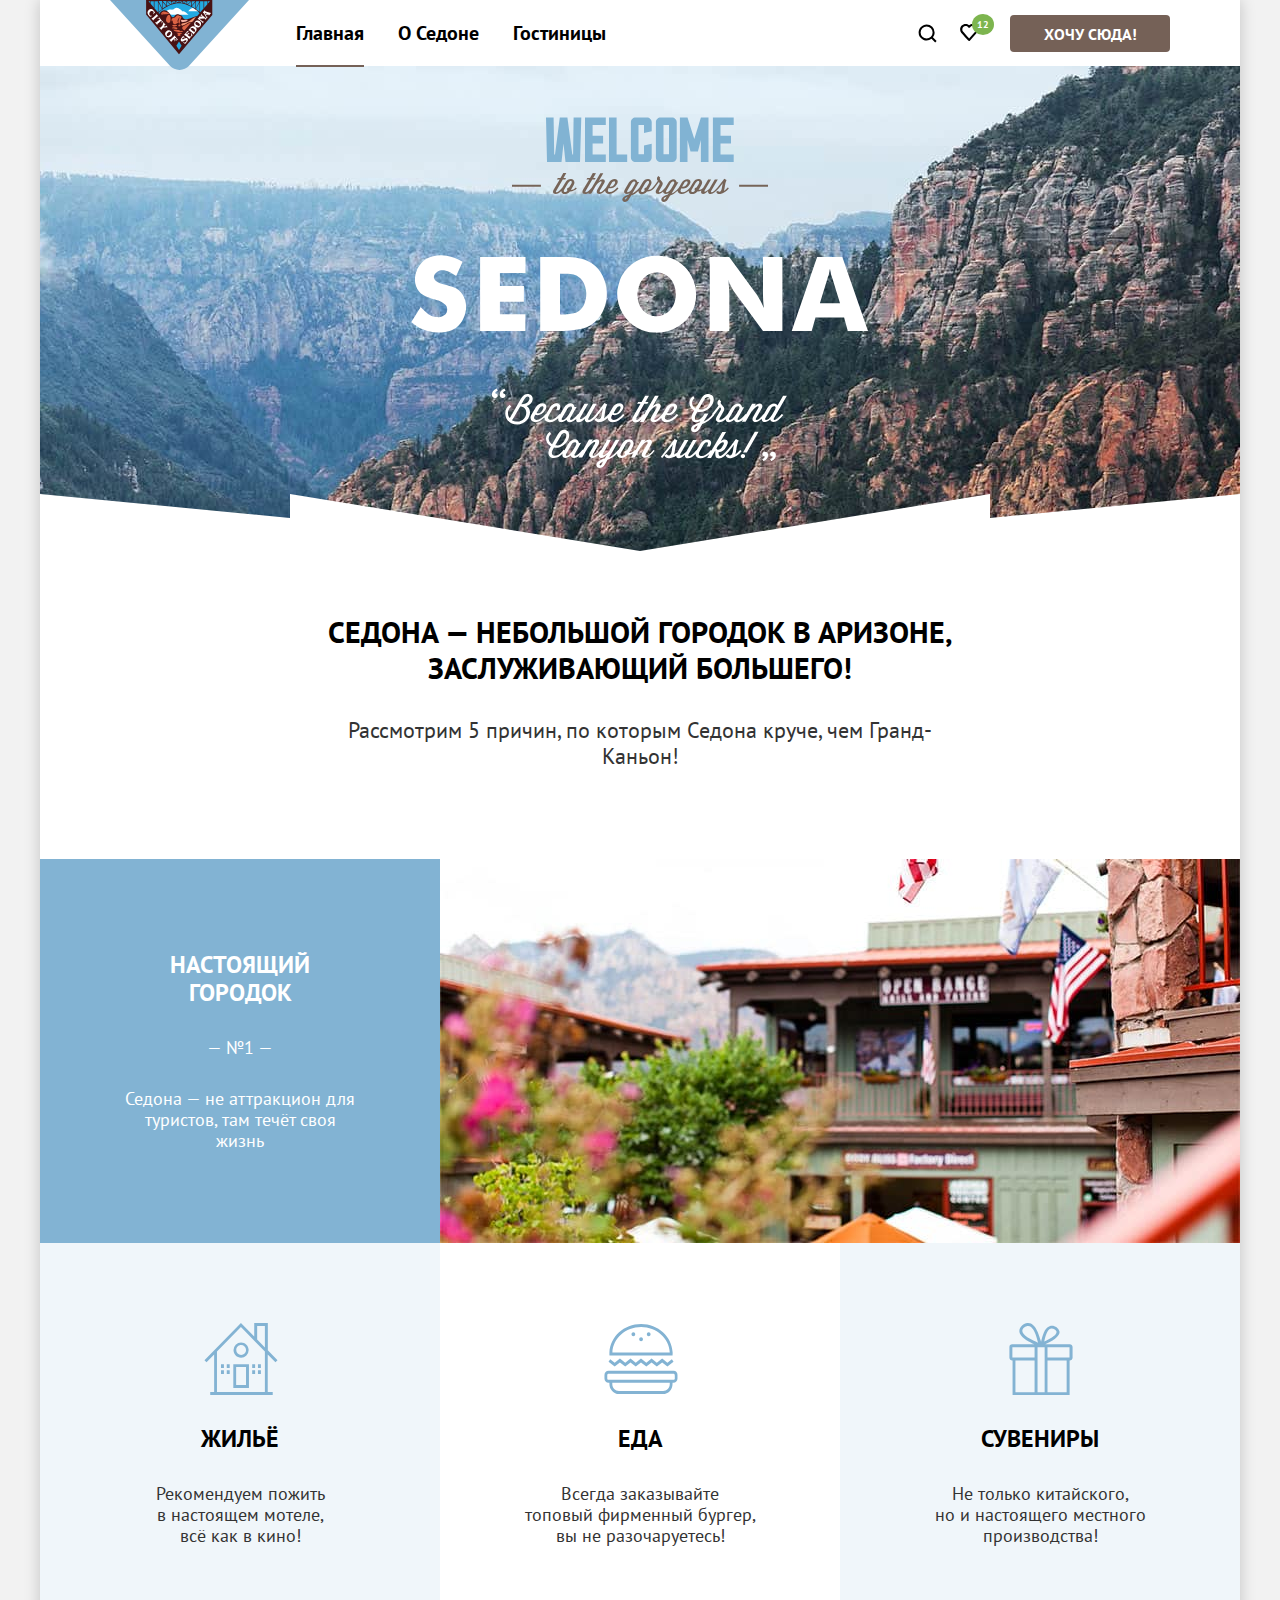
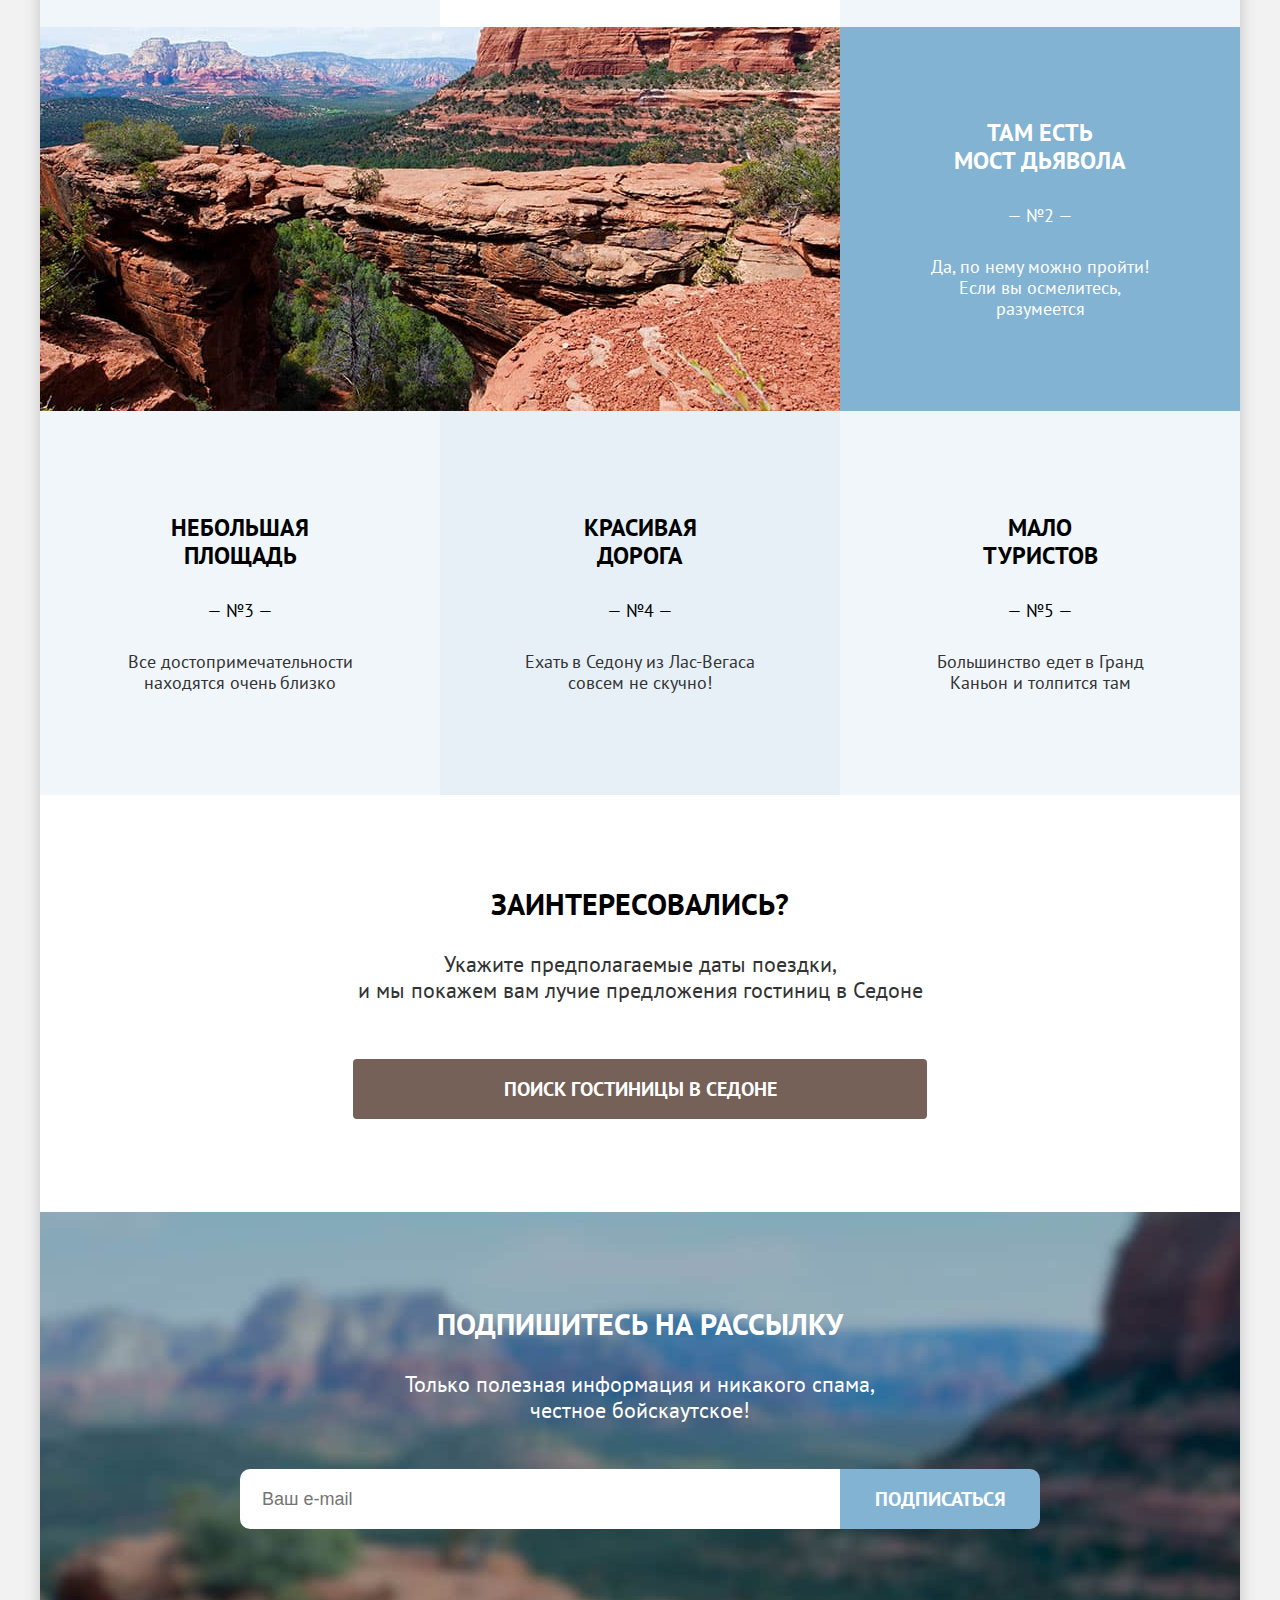
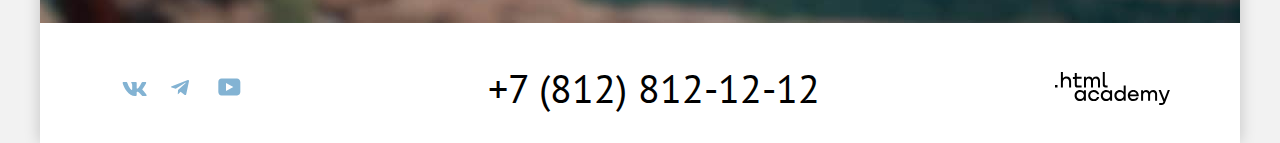
<file: index.html>
<!DOCTYPE html>
<html lang="ru">

  <head>
    <meta charset="utf-8">
    <title>HTML Academy: Седона</title>
    <link rel="stylesheet" href="styles/styles.css">
    <link rel="icon" href="favicon.ico">
    <link rel="icon" type="image/png" sizes="32x32" href="images/favicon.png">
  </head>

  <body>
    <div class="main-container page-container">
      <header class="page-header">
        <nav class="navigation">
          <a class="navigation-logo" href="index.html">
            <img class="page-header-logo" src="images/header-logo.svg" width="139" height="70" alt="Логотип Седона.">
          </a>

          <ul class="navigation-list">
            <li class="navigation-item">
              <a class="navigation-link navigation-link-current" href="index.html">Главная</a>
            </li>
            <li class="navigation-item">
              <a class="navigation-link" href="about.html">О Седоне</a>
            </li>
            <li class="navigation-item">
              <a class="navigation-link" href="catalog.html">Гостиницы</a>
            </li>
          </ul>

          <ul class="navigation-list navigation-user">
            <li class="navigation-item">
              <a class="navigation-link" href="#">
                <svg class="navigation-icon" aria-hidden="true" focusable="false" width="19" height="19"
                  viewBox="0 0 19 19" xmlns="http://www.w3.org/2000/svg">
                  <path
                    d="m18.61 17-3.7-3.67c1-1.3 1.7-2.98 1.7-4.87a8 8 0 0 0-8-7.96c-4.4 0-8 3.68-8 8.06a8 8 0 0 0 12.9 6.26l3.7 3.68 1.4-1.5Zm-10-2.48a6 6 0 0 1-6-5.96 6 6 0 0 1 12 0 6 6 0 0 1-6 5.96Z" />
                </svg>
                <span class="visually-hidden">Поиск</span>
              </a>
            </li>
            <li class="navigation-item">
              <a class="navigation-link" href="#">
                <svg class="navigation-icon" aria-hidden="true" focusable="false" width="19" height="17"
                  viewBox="0 0 19 17" xmlns="http://www.w3.org/2000/svg">
                  <path
                    d="M9.014 17c-.3 0-.6-.1-.8-.4-5.4-6.1-6.7-7.5-7-7.9-.7-.9-1.1-2.1-1.1-3.3 0-3 2.4-5.4 5.5-5.4 1.3 0 2.5.5 3.5 1.3 1-.8 2.3-1.3 3.5-1.3 3 0 5.5 2.4 5.5 5.4 0 1.3-.5 2.5-1.3 3.4l-7 7.9c-.2.2-.4.3-.8.3Zm-6-9.5c.3.4 3.5 4 6.1 6.9l6.2-7c.5-.5.7-1.2.7-2 0-1.8-1.5-3.3-3.3-3.3-1 0-2 .5-2.7 1.3-.3.3-.6.4-.9.4-.3 0-.6-.2-.8-.4-.7-.8-1.7-1.3-2.7-1.3-1.8 0-3.3 1.5-3.3 3.3-.1.9.3 1.6.7 2.1-.1 0-.1 0 0 0Z" />
                </svg>
                <span class="count-favorites">12</span>
                <span class="visually-hidden">Избранное</span>
              </a>
            </li>
            <li class="navigation-item">
              <a class="button button-small button-small-header" href="#">Хочу сюда!</a>
            </li>
          </ul>
        </nav>
      </header>

      <main class="main-container main-index">
        <div class="header-background">
          <h1 class="visually-hidden">Отдых в Седоне</h1>
          <img class="main-logo" src="./images/welcome-logo.svg" width="458" height="352"
            alt="Welcome to the gorgeous Sedona!">
        </div>

        <div class="main-description">
          <p class="section-title">Седона — небольшой городок в Аризоне, заслуживающий большего!</p>
          <p class="section-info">Рассмотрим 5 причин, по которым Седона круче, чем Гранд-Каньон!</p>
        </div>

        <section class="advantages">
          <h2 class="visually-hidden">Преимущества</h2>
          <ul class="advantages-list">
            <li class="advantages-block">
              <div class="advantages-item item-city ">
                <h3 class="advantages-title">Настоящий городок</h3>
                <p class="advantages-number">— №1 —</p>
                <p class="advantages-description description-city">Седона — не аттракцион для туристов, там течёт своя жизнь</p>
              </div>
              <div class="advantages-image">
                <img src="./images/advantages-1.jpg" width="800" height="384" alt="Фото улицы Седоны.">
              </div>

              <ul class="advantages-list">
                <li class="advantages-item advantages-pale sublist">
                  <h4 class="advantages-title">Жильё</h4>
                  <p class="advantages-description">Рекомендуем пожить<br>в настоящем мотеле,<br>всё как в кино!</p>
                </li>
                <li class="advantages-item advantages-pale sublist">
                  <h4 class="advantages-title">Еда</h4>
                  <p class="advantages-description">Всегда заказывайте<br>топовый фирменный бургер, вы не разочаруетесь!
                  </p>
                </li>
                <li class="advantages-item advantages-pale sublist">
                  <h4 class="advantages-title">Сувениры</h4>
                  <p class="advantages-description">Не только китайского,<br>но и настоящего местного производства!</p>
                </li>
              </ul>

            </li>
            <li class="advantages-block">
              <div class="advantages-image">
                <img src="./images/advantages-2.jpg" width="800" height="384" alt="Фото моста дьявола.">
              </div>
              <div class="advantages-item item-city">
                <h3 class="advantages-title">Там есть<br>мост дьявола</h3>
                <p class="advantages-number">— №2 —</p>
                <p class="advantages-description description-city">Да, по нему можно пройти! Если вы осмелитесь, разумеется</p>
              </div>
            </li>
            <li class="advantages-item advantages-pale">
              <h3 class="advantages-title">Небольшая площадь</h3>
              <p class="advantages-number">— №3 —</p>
              <p class="advantages-description">Все достопримечательности находятся очень близко</p>
            </li>
            <li class="advantages-item advantages-pale">
              <h3 class="advantages-title">Красивая дорога</h3>
              <p class="advantages-number">— №4 —</p>
              <p class="advantages-description">Ехать в Седону из Лас-Вегаса совсем не скучно!</p>
            </li>
            <li class="advantages-item advantages-pale">
              <h3 class="advantages-title">Мало туристов</h3>
              <p class="advantages-number">— №5 —</p>
              <p class="advantages-description">Большинство едет в Гранд Каньон и толпится там</p>
            </li>
          </ul>
        </section>

        <section class="find-hotel">
          <h2 class="visually-hidden">Поиск гостиницы в Седоне</h2>
          <p class="section-title find-hotel-title">Заинтересовались?</p>
          <p class="section-info find-hotel-info">Укажите предполагаемые даты поездки,<br>
            и мы покажем вам лучие предложения гостиниц в Седоне</p>
          <a class="button-find-hotel button" href="#">Поиск гостиницы в Седоне</a>
        </section>
      </main>

      <footer class="page-footer">
        <section class="newsletter">
          <h2 class="section-title newsletter-title">Подпишитесь на рассылку</h2>
          <p class="section-info newsletter-info">Только полезная информация и никакого спама, честное бойскаутское!</p>
          <form class="newsletter-form" action="https://echo.htmlacademy.ru/" method="post">
            <label class="visually-hidden" for="newsletter-email">Email</label>
            <input class="field" placeholder="Ваш e-mail" type="email" name="newsletter-email" id="newsletter-email"
              required>
            <button class="button newsletter-button" type="submit">Подписаться</button>
          </form>
        </section>

        <div class="footer-container">
          <section class="footer-socials">
            <h2 class="visually-hidden">Социальные сети</h2>
            <ul class="footer-socials-list">
              <li class="footer-socials-item">
                <a class="socials-icon" href="https://vk.com/htmlacademy">
                  <svg aria-hidden="true" focusable="false" width="25" height="14" viewBox="0 0 25 14"
                    xmlns="http://www.w3.org/2000/svg">
                    <path fill-rule="evenodd" clip-rule="evenodd"
                      d="M24.12.95c.16-.55 0-.95-.8-.95H20.7c-.67 0-.98.35-1.15.73 0 0-1.33 3.2-3.22 5.27-.61.6-.9.8-1.23.8-.16 0-.41-.2-.41-.74V.95c0-.66-.19-.95-.74-.95H9.82c-.42 0-.67.3-.67.6 0 .61.95.76 1.04 2.5v3.8c0 .84-.15.99-.48.99-.9 0-3.06-3.21-4.34-6.89-.25-.71-.5-1-1.18-1H1.57c-.75 0-.9.35-.9.73 0 .68.89 4.07 4.14 8.55 2.17 3.06 5.23 4.72 8 4.72 1.68 0 1.88-.37 1.88-1v-2.32c0-.73.16-.88.7-.88.38 0 1.05.2 2.6 1.67 1.79 1.75 2.08 2.53 3.08 2.53h2.63c.75 0 1.12-.37.9-1.1-.23-.72-1.08-1.77-2.2-3.02-.62-.7-1.54-1.47-1.82-1.86-.39-.49-.28-.7 0-1.14 0 0 3.2-4.43 3.54-5.93Z" />
                  </svg>
                  <span class="visually-hidden">Vkontakte</span>
                </a>
              </li>
              <li class="footer-socials-item">
                <a class="socials-icon" href="https://t.me/htmlacademy">
                  <svg aria-hidden="true" focusable="false" width="18" height="16" xmlns="http://www.w3.org/2000/svg">
                    <path
                      d="M16.79.1.84 6.25c-1.09.43-1.08 1.04-.2 1.31l4.1 1.28 9.47-5.98c.44-.27.85-.12.52.18L7.05 9.96l-.28 4.22c.41 0 .6-.19.83-.41l1.99-1.93 4.13 3.05c.77.42 1.31.2 1.5-.7l2.72-12.8c.28-1.12-.43-1.62-1.16-1.3Z" />
                  </svg>
                  <span class="visually-hidden">Telegram</span>
                </a>
              </li>
              <li class="footer-socials-item">
                <a class="socials-icon" href="https://www.youtube.com/user/htmlacademyru">
                  <svg aria-hidden="true" focusable="false" width="23" height="18" viewBox="0 0 23 18"
                    xmlns="http://www.w3.org/2000/svg">
                    <path
                      d="M18.94.5H3.51C1.65.5.33 2.1.33 3.9V14c0 1.9 1.32 3.5 3.18 3.5h15.65c1.64 0 3.17-1.6 3.17-3.4V3.9C22.11 2.1 20.8.5 18.94.5ZM7.99 13.04V4.96L15.33 9l-7.34 4.04Z" />
                  </svg>
                  <span class="visually-hidden">Youtube</span>
                </a>
              </li>
            </ul>
          </section>

          <section class="contacts">
            <h2 class="visually-hidden">Контакты</h2>
            <address class="contacts-phone">
              <a class="phone-number" href="tel:88128121212">+7 (812) 812-12-12</a>
            </address>
          </section>

          <section class="html-academy">
            <h2 class="visually-hidden">Сделано в HTML Academy</h2>
            <a class="html-academy-link" href="https://htmlacademy.ru/">
              <svg class="html-academy-logo" width="115" height="34" xmlns="http://www.w3.org/2000/svg">
                <path
                  d="M0 13.9v2.6h2.5v-2.6H0ZM11.6 5.5c-1.6 0-2.8.7-3.6 1.7h-.1V1h-2v15.5h2v-5.3c0-2.1 1.3-3.6 3.3-3.6 1.8 0 2.9 1.4 2.9 3.2v5.7h2v-6.1c.1-3-1.8-4.9-4.5-4.9ZM26.6 5.8h-4.8V2.1h-2v3.8h-1.9v2h1.9v6c0 1.7 1 2.7 2.7 2.7h4.1v-2h-3.7c-.7 0-1.1-.4-1.1-1.1V7.8h4.8v-2ZM41.1 5.6c-1.6 0-2.9.8-3.5 2.1h-.1c-.6-1.2-1.8-2.1-3.4-2.1-1.4 0-2.5.8-3.1 1.8h-.1V5.8H29v10.6h2V11c0-2 1-3.5 2.6-3.5 1.5 0 2.4 1 2.4 2.6v6.3h2v-5.6c0-2.4 1.4-3.3 2.6-3.3 1.5 0 2.4 1 2.4 2.6v6.3h2V9.9c.1-2.5-1.4-4.3-3.9-4.3ZM47.8 13.7c0 1.7 1 2.7 2.8 2.7h2v-2h-1.7c-.7 0-1.1-.4-1.1-1.1V1h-2v12.7ZM28.9 20.7c-.9-1.1-2.2-1.8-3.9-1.8-3.1 0-5.4 2.3-5.4 5.6s2.3 5.6 5.4 5.6c1.8 0 3-.8 3.8-1.9h.1v1.6h2V19.2h-2v1.5Zm-3.6 7.4c-2.2 0-3.6-1.6-3.6-3.6s1.4-3.6 3.6-3.6 3.6 1.6 3.6 3.6c0 1.9-1.4 3.6-3.6 3.6ZM44.2 23c-.5-2.4-2.6-4.1-5.4-4.1a5.4 5.4 0 0 0-5.6 5.6c0 3.1 2.2 5.6 5.6 5.6 2.8 0 4.9-1.8 5.4-4.2h-2.1a3.4 3.4 0 0 1-3.3 2.3c-2.2 0-3.6-1.6-3.6-3.6s1.4-3.6 3.6-3.6c1.6 0 2.8 1 3.3 2.2h2.1V23ZM55.1 20.7c-.9-1.1-2.2-1.8-3.9-1.8-3.1 0-5.4 2.3-5.4 5.6s2.3 5.6 5.4 5.6c1.8 0 3-.8 3.8-1.9h.1v1.6h2V19.2h-2v1.5Zm-3.6 7.4c-2.2 0-3.6-1.6-3.6-3.6s1.4-3.6 3.6-3.6 3.6 1.6 3.6 3.6c0 1.9-1.5 3.6-3.6 3.6ZM68.7 20.8c-.9-1.1-2.2-1.9-3.9-1.9-3.1 0-5.4 2.3-5.4 5.6s2.2 5.6 5.4 5.6c1.7 0 3-.8 3.8-1.8h.1v1.5h2V14.4h-2v6.4Zm-3.6 7.3c-2.2 0-3.6-1.6-3.6-3.6s1.4-3.6 3.6-3.6 3.6 1.6 3.6 3.6c-.1 2-1.5 3.6-3.6 3.6ZM78.3 18.9c-3.3 0-5.5 2.5-5.5 5.6 0 3 2.1 5.6 5.5 5.6 2.5 0 4.5-1.3 5.2-3.6h-2.1c-.5 1-1.6 1.6-3 1.6-1.9 0-3.3-1.3-3.4-2.9h8.8c.2-3.6-2-6.3-5.5-6.3Zm0 1.9c1.7 0 3 1 3.3 2.6h-6.5c.3-1.5 1.5-2.6 3.2-2.6ZM98.2 18.9c-1.6 0-2.9.8-3.6 2h-.1c-.6-1.2-1.8-2-3.4-2-1.4 0-2.5.7-3.1 1.8v-1.5h-1.9v10.6h2v-5.4c0-2 1-3.4 2.6-3.5 1.5 0 2.4 1 2.4 2.6v6.3h2v-5.6c0-2.4 1.4-3.3 2.6-3.3 1.5 0 2.4 1 2.4 2.6v6.3h2v-6.5c.1-2.6-1.4-4.4-3.9-4.4ZM109.4 28l-3.6-8.9h-2.2l4.8 11.6c-.3.9-.7 1.2-1.7 1.2h-2.5v2h2.5c1.8 0 2.8-.8 3.5-2.6l4.7-12.2h-2.1l-3.4 8.9Z" />
              </svg>
            </a>
          </section>
        </div>
      </footer>
    </div>

    <div class="modal-container modal-container-close">
      <div class="modal modal-booking">
        <button class="modal-close-button" type="button">
          <svg class="close-icon" width="14" height="14" xmlns="http://www.w3.org/2000/svg">
            <path
              d="M14.1 1.3 12.8 0 7.1 5.7 1.4 0 .1 1.3 5.8 7 .1 12.7 1.4 14l5.7-5.7 5.7 5.7 1.3-1.3L8.4 7l5.7-5.7Z" />
          </svg>
          <span class="visually-hidden">Закрыть</span>
        </button>
        <section class="modal-content">
          <h2 class="modal-title">Поиск гостиницы в Седоне</h2>

          <form class="search-form" action="https://echo.htmlacademy.ru/" method="post">
            <p class="field-group-dates">
              <label class="search-label" for="check-in">
                Дата заезда:
              </label>
              <input class="search-input" type="text" name="check-in" id="check-in" value="27 апреля 2020"
                placeholder="Укажите дату">
            </p>

            <p class="warning warning-error">
              Мы не можем отправить вас в прошлое.
            </p>

            <p class="field-group-dates">
              <label class="search-label" for="check-out">
                Дата выезда:
              </label>
              <input class="search-input" type="text" name="check-out" id="check-out" value="1 сентября 2021"
                placeholder="Укажите дату">
            </p>

            <p class="warning">
              На эти даты есть свободные номера. Пока есть.
            </p>

            <div class="people-section">
              <p class="field-group-people">
                <label class="search-label" for="adults">
                  Взрослые:
                </label>
                <span class="spins">
                  <button class="spin-less" type="button">
                    <span class="visually-hidden">Меньше</span>
                    <svg class="spin-less-icon" width="13" height="1" viewBox="0 0 13 1"
                      xmlns="http://www.w3.org/2000/svg">
                      <path d="M0 0v1h13V0H0Z" />
                    </svg>
                  </button>
                  <input class="search-input" type="number" name="adults" id="adults" value="2">
                  <button class="spin-more" type="button">
                    <span class="visually-hidden">Больше</span>
                    <svg class="spin-more-icon" width="13" height="13" viewBox="0 0 13 13"
                      xmlns="http://www.w3.org/2000/svg">
                      <path d="M13 6H7V0H6v6H0v1h6v6h1V7h6V6Z" />
                    </svg>
                  </button>
                </span>
              </p>

              <p class="field-group-people">
                <label class="search-label search-kids" for="kids">
                  Дети:
                </label>
                <span class="tooltip">
                  <button class="tooltip-toggle" type="button" aria-labelledby="tooltip-label">
                    <svg class="tooltip-icon" width="25" height="25" viewBox="0 0 25 25" fill="currentColor"
                      xmlns="http://www.w3.org/2000/svg">
                      <circle cx="12.5" cy="12.5" r="12.5" fill="#83B3D3" />
                      <g clip-path="url(#a)">
                        <path d="M12 17h1v-6h-1v6ZM13 8h-1v1h1V8Z" fill="#fff" />
                      </g>
                      <defs>
                        <clipPath id="a">
                          <path transform="translate(12 8)" d="M0 0h1v9H0z" />
                        </clipPath>
                      </defs>
                    </svg>
                  </button>
                  <span class="tooltip-text" role="tooltip" id="tooltip-label">
                    Укажите количество детей, которые будут с вами, возраст которых от 6 до 18 лет. Дети до 6 лет
                    размещаются бесплатно.
                  </span>
                </span>
                <span class="spins">
                  <button class="spin-less" type="button">
                    <span class="visually-hidden">Меньше</span>
                    <svg class="spin-less-icon" width="13" height="1" viewBox="0 0 13 1"
                      xmlns="http://www.w3.org/2000/svg">
                      <path d="M0 0v1h13V0H0Z" />
                    </svg>
                  </button>
                  <input class="search-input" type="number" name="kids" id="kids" value="1">
                  <button class="spin-more" type="button">
                    <span class="visually-hidden">Больше</span>
                    <svg class="spin-more-icon" width="13" height="13" viewBox="0 0 13 13"
                      xmlns="http://www.w3.org/2000/svg">
                      <path d="M13 6H7V0H6v6H0v1h6v6h1V7h6V6Z" />
                    </svg>
                  </button>
                </span>
              </p>
            </div>

            <button class="button search-button" type="submit">
              Найти
            </button>
          </form>
        </section>

      </div>
    </div>

  </body>

</html>
</file>
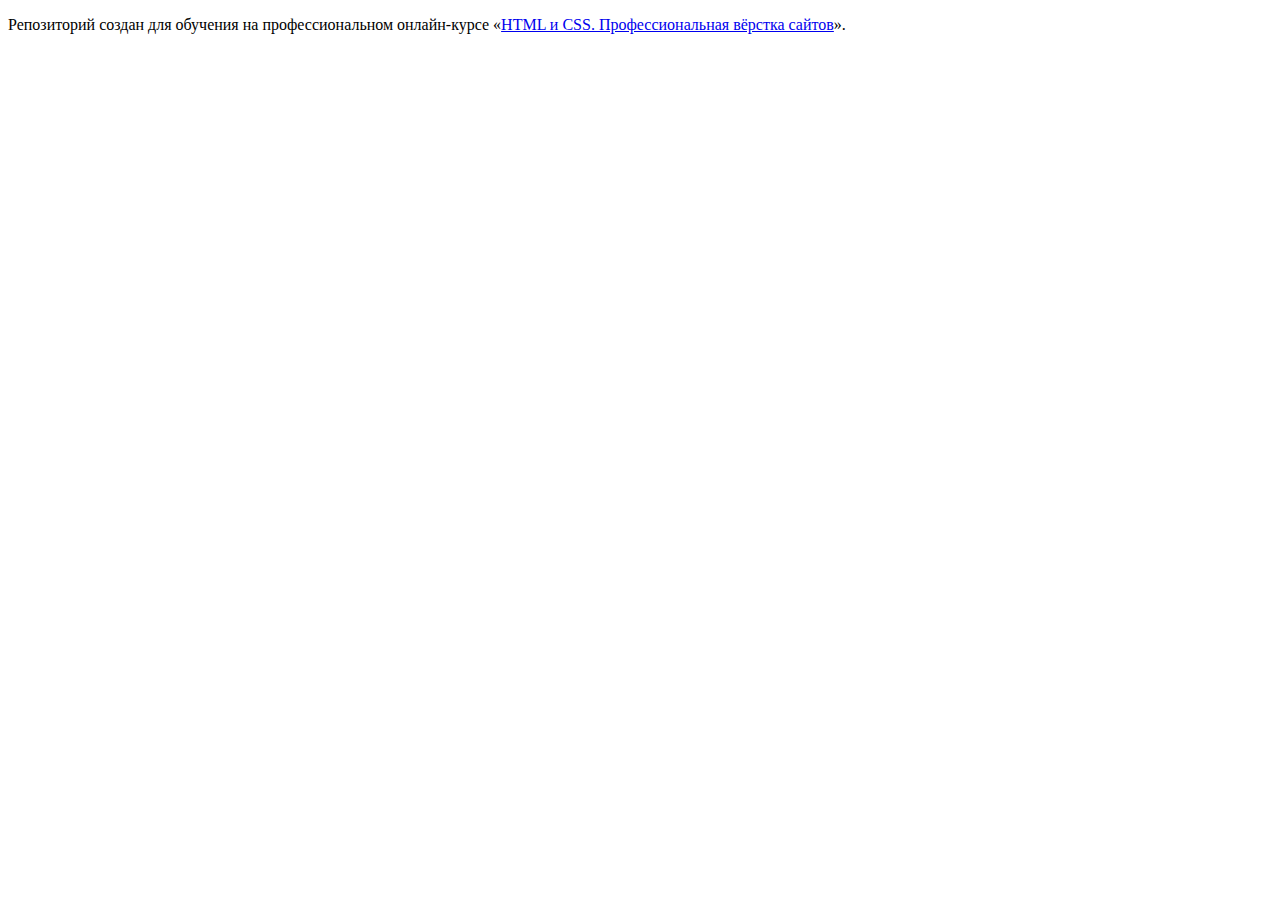
<file: 1/index.html>
<!DOCTYPE html>
<html lang="ru">
  <head>
    <meta charset="utf-8">
    <title>HTML Academy: Седона</title>
    <base href="https://htmlacademy-htmlcss.github.io/1056375-sedona-34/1/">
</head>
  <body>

    <p>Репозиторий создан для обучения на профессиональном онлайн‑курсе «<a href="https://htmlacademy.ru/intensive/htmlcss">HTML и CSS. Профессиональная вёрстка сайтов</a>».</p>

  </body>
</html>
</file>
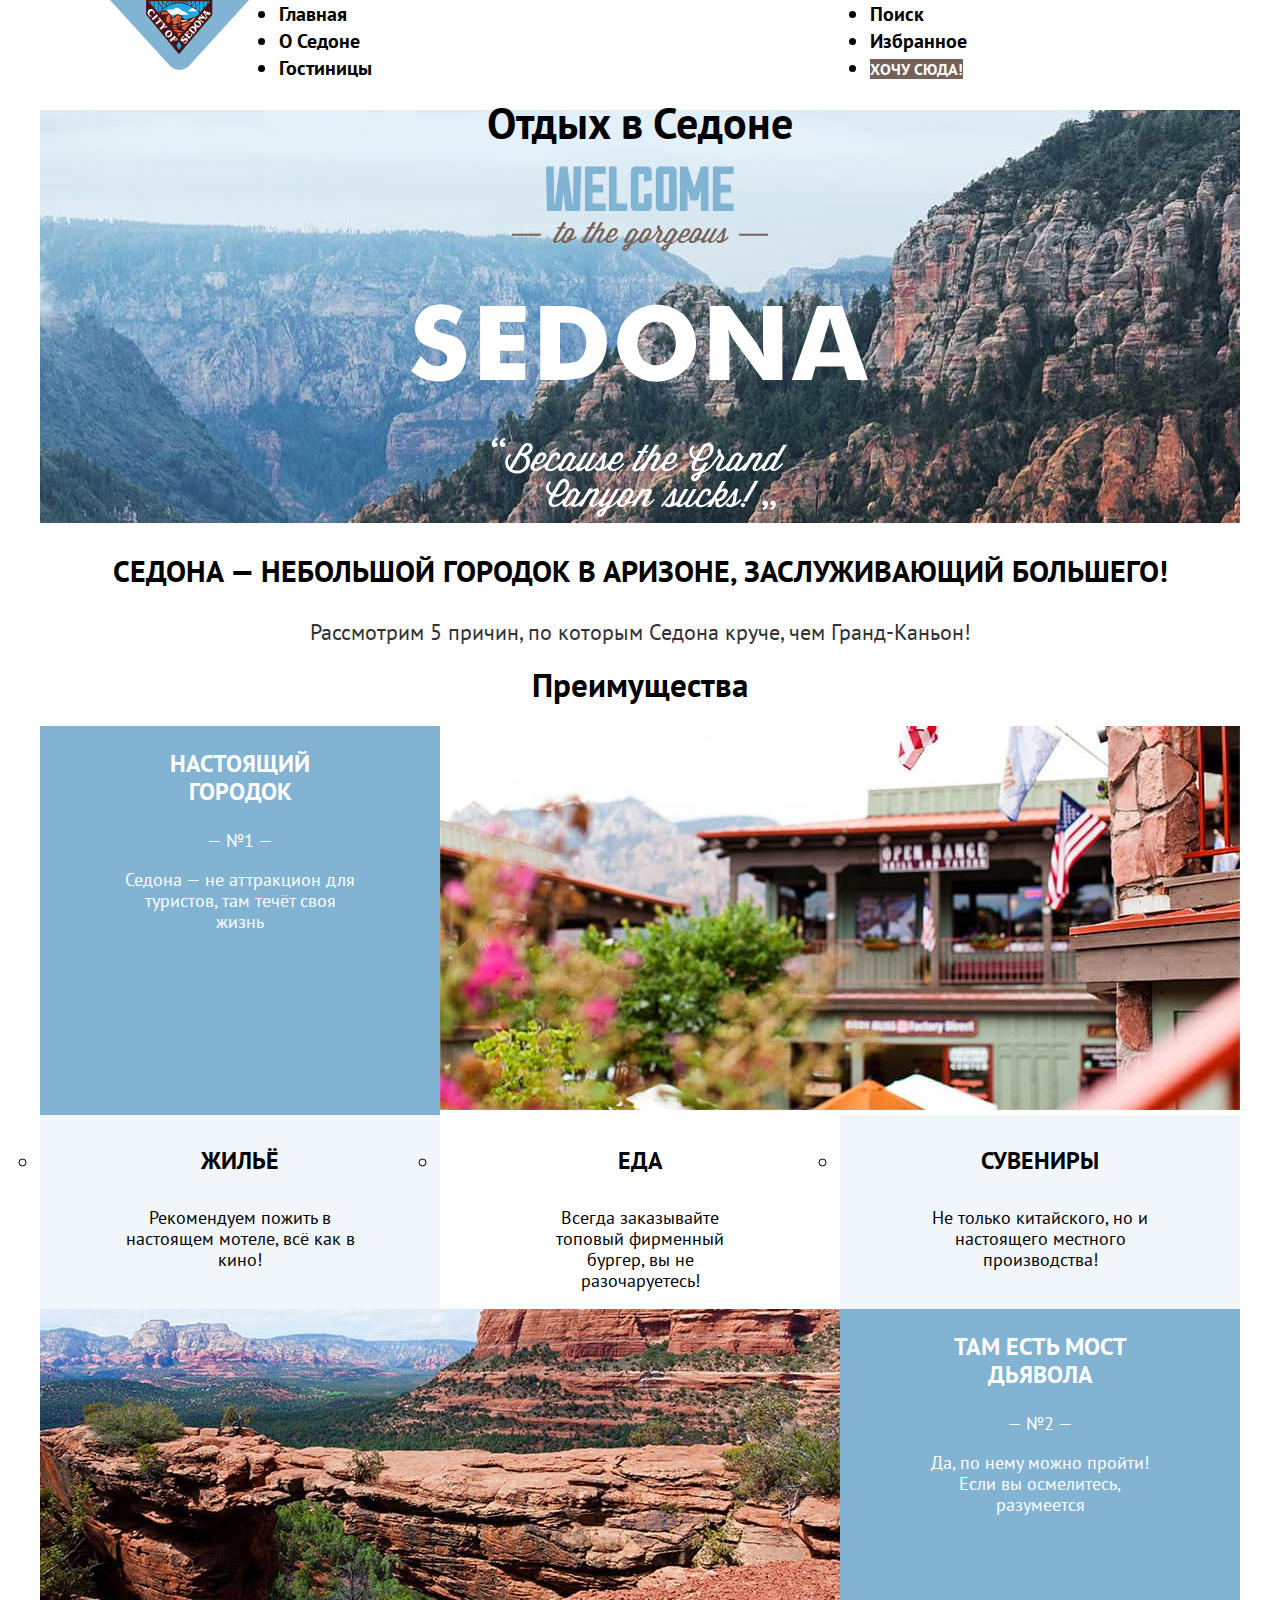
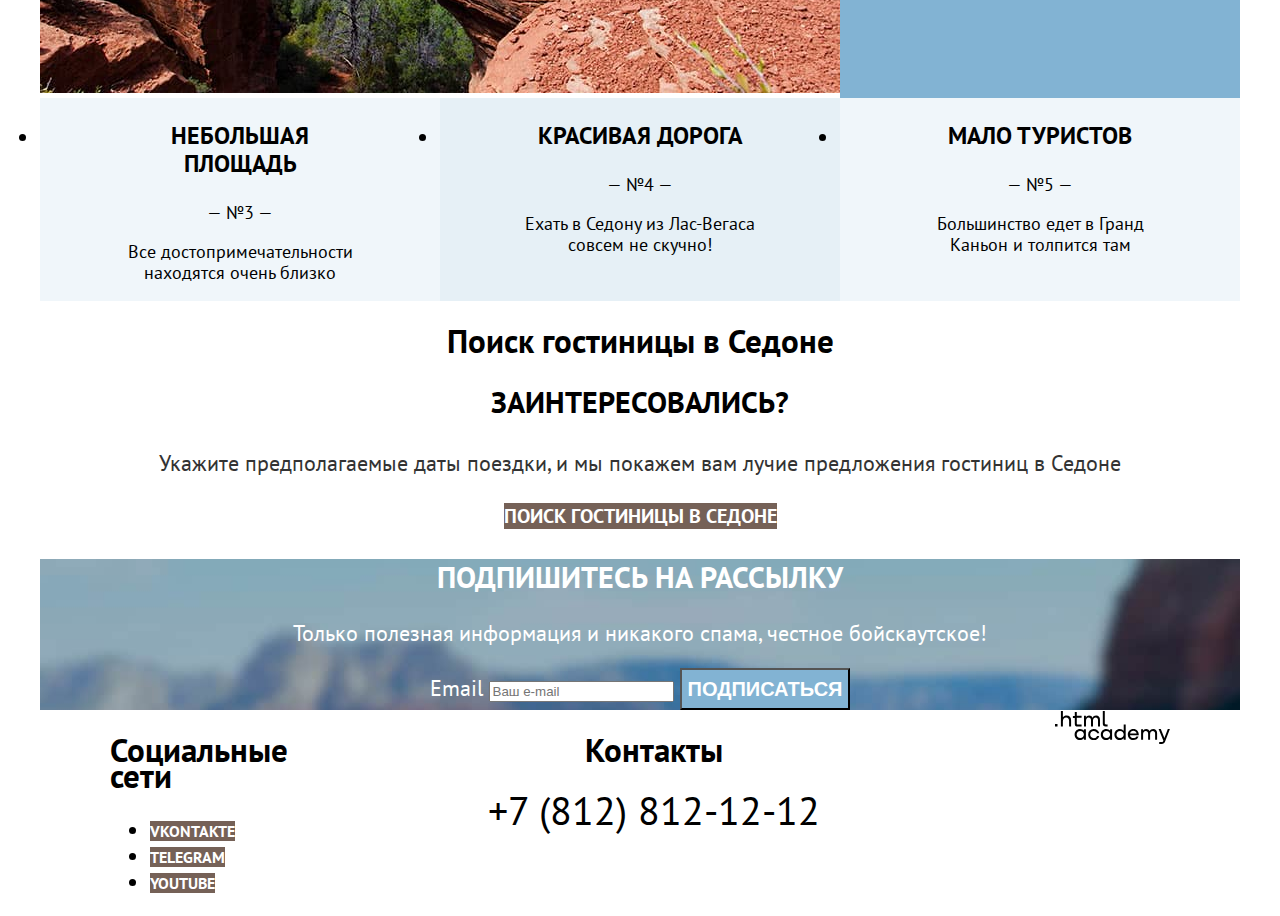
<file: 4/index.html>
<!DOCTYPE html>
<html lang="ru">

<head>
  <meta charset="utf-8">
  <title>HTML Academy: Седона</title>
  <link rel="stylesheet" href="styles/styles.css">
  <base href="https://htmlacademy-htmlcss.github.io/1056375-sedona-34/4/">
</head>

<body>
  <div class="page-container">
    <header class="page-header">
      <nav class="navigation">
        <a class="navigation-logo" href="index.html">
          <img class="page-header-logo" src="images/header-logo.svg" width="139" height="70" alt="Логотип Седона.">
        </a>

        <ul class="navigation-list">
          <li class="navigation-item">
            <a class="navigation-link navigation-link-current" href="index.html">Главная</a>
          </li>
          <li class="navigation-item">
            <a class="navigation-link" href="about.html">О Седоне</a>
          </li>
          <li class="navigation-item">
            <a class="navigation-link" href="catalog.html">Гостиницы</a>
          </li>
        </ul>

        <ul class="navigation-list navigation-user">
          <li class="navigation-item">
            <a class="navigation-link" href="#">
              <span class="visually-hidden">Поиск</span>
            </a>
          </li>
          <li class="navigation-item">
            <a class="navigation-link" href="#">
              <span class="visually-hidden">Избранное</span>
            </a>
          </li>
          <li class="navigation-item">
            <a class="button" href="#">Хочу сюда!</a>
          </li>
        </ul>
      </nav>
    </header>

    <main class="main-container main-index">
      <div class="header-background">
        <h1 class="visually-hidden">Отдых в Седоне</h1>
        <img class="main-logo" src="./images/welcome-logo.svg" width="458" height="352"
          alt="Welcome to the gorgeous Sedona!">
      </div>
      <p class="section-title">Седона — небольшой городок в Аризоне, заслуживающий большего!</p>
      <p class="section-info">Рассмотрим 5 причин, по которым Седона круче, чем Гранд-Каньон!</p>

      <section class="advantages">
        <h2 class="visually-hidden">Преимущества</h2>
        <ul class="advantages-list">
          <li class="advantages-block">
            <div class="advantages-item item-city">
              <h3 class="advantages-title">Настоящий городок</h3>
              <p class="advantages-number">— №1 —</p>
              <p class="advantages-description">Седона — не аттракцион для туристов, там течёт своя жизнь</p>
            </div>
            <div class="advantages-image">
              <img src="./images/advantages-1.jpg" alt="">
            </div>

            <ul class="advantages-list">
              <li class="advantages-item advantages-pale">
                <h4 class="advantages-title">Жильё</h4>
                <p class="advantages-description">Рекомендуем пожить в настоящем мотеле, всё как в кино!</p>
              </li>
              <li class="advantages-item">
                <h4 class="advantages-title">Еда</h4>
                <p class="advantages-description">Всегда заказывайте топовый фирменный бургер, вы не разочаруетесь!
                </p>
              </li>
              <li class="advantages-item advantages-pale">
                <h4 class="advantages-title">Сувениры</h4>
                <p class="advantages-description">Не только китайского, но и настоящего местного производства!</p>
              </li>
            </ul>

          </li>
          <li class="advantages-block">
            <div class="advantages-image">
              <img src="./images/advantages-2.jpg" alt="">
            </div>
            <div class="advantages-item item-city">
              <h3 class="advantages-title">Там есть мост дьявола</h3>
              <p class="advantages-number">— №2 —</p>
              <p class="advantages-description">Да, по нему можно пройти! Если вы осмелитесь, разумеется</p>
            </div>
          </li>
          <li class="advantages-item advantages-pale">
            <h3 class="advantages-title">Небольшая площадь</h3>
            <p class="advantages-number">— №3 —</p>
            <p class="advantages-description">Все достопримечательности находятся очень близко</p>
          </li>
          <li class="advantages-item advantages-road">
            <h3 class="advantages-title">Красивая дорога</h3>
            <p class="advantages-number">— №4 —</p>
            <p class="advantages-description">Ехать в Седону из Лас-Вегаса совсем не скучно!</p>
          </li>
          <li class="advantages-item advantages-pale">
            <h3 class="advantages-title">Мало туристов</h3>
            <p class="advantages-number">— №5 —</p>
            <p class="advantages-description">Большинство едет в Гранд Каньон и толпится там</p>
          </li>
        </ul>
      </section>

      <section class="find-hotel">
        <h2 class="visually-hidden">Поиск гостиницы в Седоне</h2>
        <p class="section-title">Заинтересовались?</p>
        <p class="section-info">Укажите предполагаемые даты поездки, и мы покажем вам лучие предложения гостиниц в
          Седоне</p>
        <a class="button hotels-button" href="#">Поиск гостиницы в Седоне</a>
      </section>
    </main>

    <footer class="page-footer">
      <section class="newsletter">
        <h2 class="section-title newsletter-title">Подпишитесь на рассылку</h2>
        <p class="section-info newsletter-info">Только полезная информация и никакого спама, честное бойскаутское!</p>
        <form class="newsletter-form" action="https://echo.htmlacademy.ru/" method="post">
          <label for="newsletter-email">Email</label>
          <input class="field" placeholder="Ваш e-mail" type="email" name="newsletter-email" id="newsletter-email"
            required>
          <button class="button newsletter-button" type="submit">Подписаться</button>
        </form>
      </section>

      <div class="footer-container">
        <section class="footer-socials">
          <h2 class="visually-hidden">Социальные сети</h2>
          <ul class="footer-socials-list">
            <li class="footer-socials-item">
              <a class="button" href="https://vk.com/htmlacademy">
                <span class="visually-hidden">Vkontakte</span>
              </a>
            </li>
            <li class="footer-socials-item">
              <a class="button" href="https://t.me/htmlacademy">
                <span class="visually-hidden">Telegram</span>
              </a>
            </li>
            <li class="footer-socials-item">
              <a class="button" href="https://www.youtube.com/user/htmlacademyru">
                <span class="visually-hidden">Youtube</span>
              </a>
            </li>
          </ul>
        </section>

        <section class="contacts">
          <h2 class="visually-hidden">Контакты</h2>
          <address class="contacts-phone">
            <a class="phone-number" href="tel:88128121212">+7 (812) 812-12-12</a>
          </address>
        </section>

        <section class="html-academy">
          <a class="html-academy-link" href="https://htmlacademy.ru/">
            <img src="images/icons/logo-htmlacademy.svg" width="115" height="34" alt="html Академия.">
          </a>
        </section>
      </div>
    </footer>
  </div>
</body>

</html>
</file>
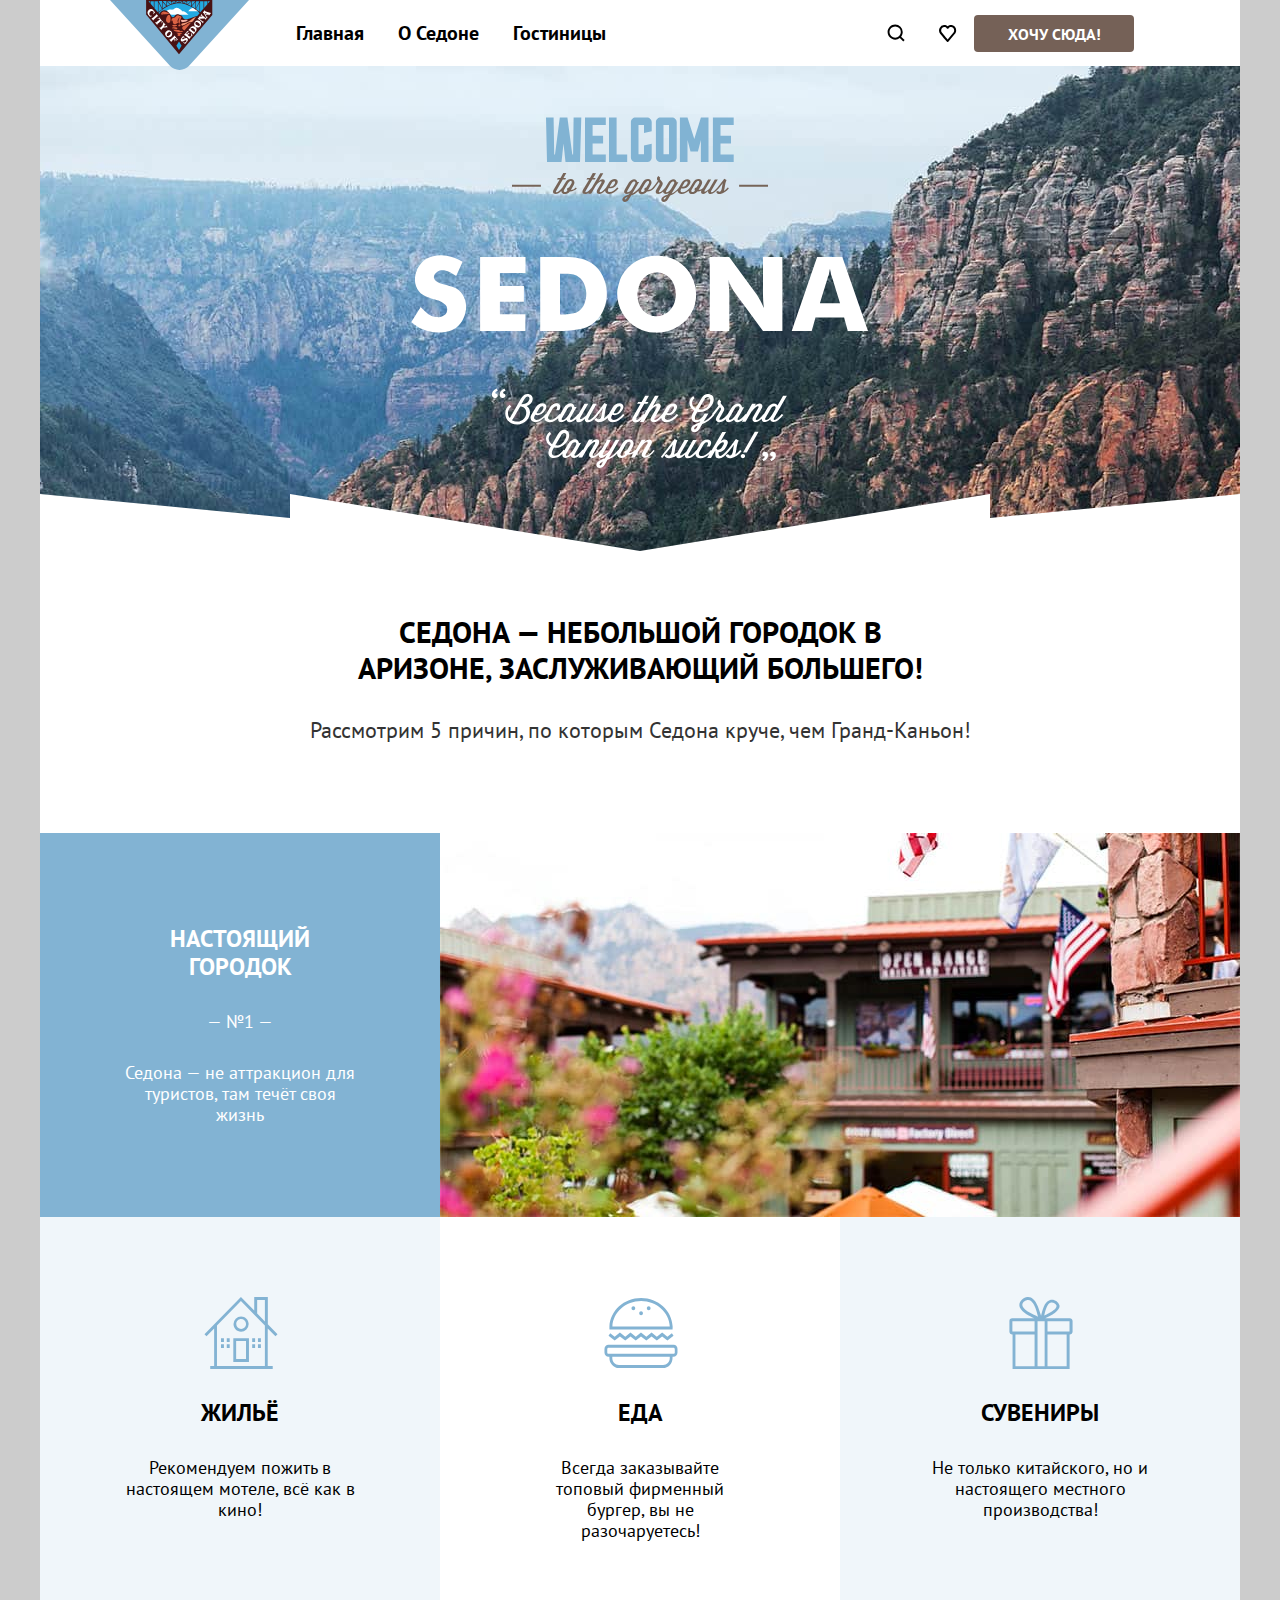
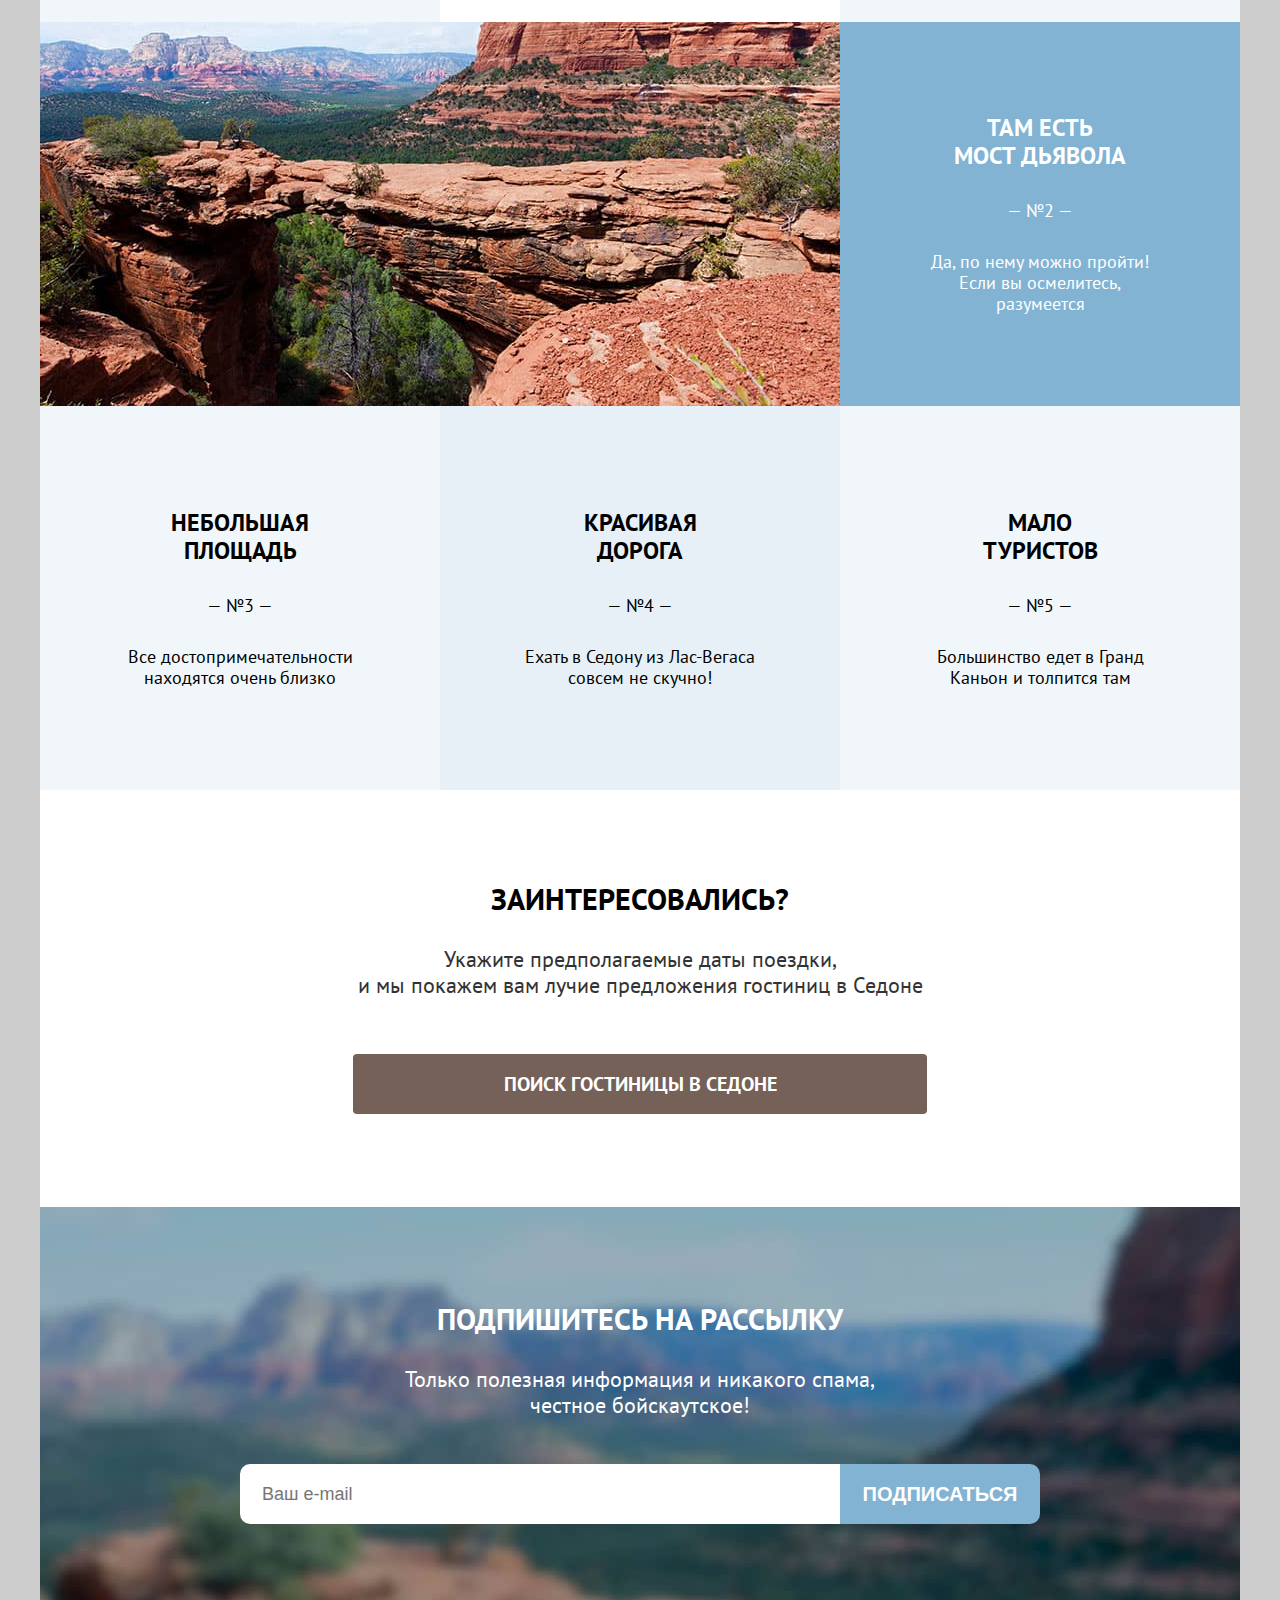
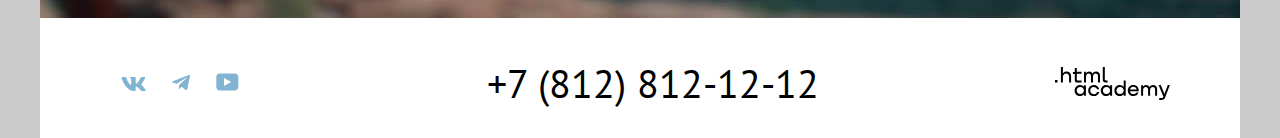
<file: 5/index.html>
<!DOCTYPE html>
<html lang="ru">

<head>
  <meta charset="utf-8">
  <title>HTML Academy: Седона</title>
  <link rel="stylesheet" href="styles/styles.css">
  <base href="https://htmlacademy-htmlcss.github.io/1056375-sedona-34/5/">
</head>

<body>
  <div class="page-container">
    <header class="page-header">
      <nav class="navigation">
        <a class="navigation-logo" href="index.html">
          <img class="page-header-logo" src="images/header-logo.svg" width="139" height="70" alt="Логотип Седона.">
        </a>

        <ul class="navigation-list">
          <li class="navigation-item">
            <a class="navigation-link navigation-link-current" href="index.html">Главная</a>
          </li>
          <li class="navigation-item">
            <a class="navigation-link" href="about.html">О Седоне</a>
          </li>
          <li class="navigation-item">
            <a class="navigation-link" href="catalog.html">Гостиницы</a>
          </li>
        </ul>

        <ul class="navigation-list navigation-user">
          <li class="navigation-item">
            <a class="navigation-link" href="#">
              <span class="visually-hidden">Поиск</span>
            </a>
          </li>
          <li class="navigation-item">
            <a class="navigation-link" href="#">
              <span class="visually-hidden">Избранное</span>
            </a>
          </li>
          <li class="navigation-item">
            <a class="button button-small button-small-header" href="#">Хочу сюда!</a>
          </li>
        </ul>
      </nav>
    </header>

    <main class="main-container main-index">
      <div class="header-background">
        <h1 class="visually-hidden">Отдых в Седоне</h1>
        <img class="main-logo" src="./images/welcome-logo.svg" width="458" height="352"
          alt="Welcome to the gorgeous Sedona!">
      </div>

      <div class="main-description">
        <p class="section-title">Седона — небольшой городок в Аризоне, заслуживающий большего!</p>
        <p class="section-info">Рассмотрим 5 причин, по которым Седона круче, чем Гранд-Каньон!</p>
      </div>

      <section class="advantages">
        <h2 class="visually-hidden">Преимущества</h2>
        <ul class="advantages-list">
          <li class="advantages-block">
            <div class="advantages-item item-city">
              <h3 class="advantages-title">Настоящий городок</h3>
              <p class="advantages-number">— №1 —</p>
              <p class="advantages-description">Седона — не аттракцион для туристов, там течёт своя жизнь</p>
            </div>
            <div class="advantages-image">
              <img src="./images/advantages-1.jpg" alt="Фото улицы Седоны.">
            </div>

            <ul class="advantages-list">
              <li class="advantages-item advantages-pale sublist">
                <h4 class="advantages-title">Жильё</h4>
                <p class="advantages-description">Рекомендуем пожить в настоящем мотеле, всё как в кино!</p>
              </li>
              <li class="advantages-item advantages-pale sublist">
                <h4 class="advantages-title">Еда</h4>
                <p class="advantages-description">Всегда заказывайте топовый фирменный бургер, вы не разочаруетесь!</p>
              </li>
              <li class="advantages-item advantages-pale sublist">
                <h4 class="advantages-title">Сувениры</h4>
                <p class="advantages-description">Не только китайского, но и настоящего местного производства!</p>
              </li>
            </ul>

          </li>
          <li class="advantages-block">
            <div class="advantages-image">
              <img src="./images/advantages-2.jpg" alt="Фото моста дьявола.">
            </div>
            <div class="advantages-item item-city">
              <h3 class="advantages-title">Там есть<br>мост дьявола</h3>
              <p class="advantages-number">— №2 —</p>
              <p class="advantages-description">Да, по нему можно пройти! Если вы осмелитесь, разумеется</p>
            </div>
          </li>
          <li class="advantages-item advantages-pale">
            <h3 class="advantages-title">Небольшая площадь</h3>
            <p class="advantages-number">— №3 —</p>
            <p class="advantages-description">Все достопримечательности находятся очень близко</p>
          </li>
          <li class="advantages-item advantages-pale">
            <h3 class="advantages-title">Красивая дорога</h3>
            <p class="advantages-number">— №4 —</p>
            <p class="advantages-description">Ехать в Седону из Лас-Вегаса совсем не скучно!</p>
          </li>
          <li class="advantages-item advantages-pale">
            <h3 class="advantages-title">Мало туристов</h3>
            <p class="advantages-number">— №5 —</p>
            <p class="advantages-description">Большинство едет в Гранд Каньон и толпится там</p>
          </li>
        </ul>
      </section>

      <section class="find-hotel">
        <h2 class="visually-hidden">Поиск гостиницы в Седоне</h2>
        <p class="section-title find-hotel-title">Заинтересовались?</p>
        <p class="section-info find-hotel-info">Укажите предполагаемые даты поездки,<br>
          и мы покажем вам лучие предложения гостиниц в Седоне</p>
        <a class="button hotels-button" href="#">Поиск гостиницы в Седоне</a>
      </section>
    </main>

    <footer class="page-footer">
      <section class="newsletter">
        <h2 class="section-title newsletter-title">Подпишитесь на рассылку</h2>
        <p class="section-info newsletter-info">Только полезная информация и никакого спама, честное бойскаутское!</p>
        <form class="newsletter-form" action="https://echo.htmlacademy.ru/" method="post">
          <label for="newsletter-email" class="visually-hidden">Email</label>
          <input class="field" placeholder="Ваш e-mail" type="email" name="newsletter-email" id="newsletter-email"
            required>
          <button class="button newsletter-button" type="submit">Подписаться</button>
        </form>
      </section>

      <div class="footer-container">
        <section class="footer-socials">
          <h2 class="visually-hidden">Социальные сети</h2>
          <ul class="footer-socials-list">
            <li class="footer-socials-item">
              <a class="socials-icon" href="https://vk.com/htmlacademy">
                <svg class="socials-icon" aria-hidden="true" focusable="false" width="25" height="14" viewBox="0 0 25 14" fill="none" xmlns="http://www.w3.org/2000/svg">
                  <path fill-rule="evenodd" clip-rule="evenodd" d="M24.12.95c.16-.55 0-.95-.8-.95H20.7c-.67 0-.98.35-1.15.73 0 0-1.33 3.2-3.22 5.27-.61.6-.9.8-1.23.8-.16 0-.41-.2-.41-.74V.95c0-.66-.19-.95-.74-.95H9.82c-.42 0-.67.3-.67.6 0 .61.95.76 1.04 2.5v3.8c0 .84-.15.99-.48.99-.9 0-3.06-3.21-4.34-6.89-.25-.71-.5-1-1.18-1H1.57c-.75 0-.9.35-.9.73 0 .68.89 4.07 4.14 8.55 2.17 3.06 5.23 4.72 8 4.72 1.68 0 1.88-.37 1.88-1v-2.32c0-.73.16-.88.7-.88.38 0 1.05.2 2.6 1.67 1.79 1.75 2.08 2.53 3.08 2.53h2.63c.75 0 1.12-.37.9-1.1-.23-.72-1.08-1.77-2.2-3.02-.62-.7-1.54-1.47-1.82-1.86-.39-.49-.28-.7 0-1.14 0 0 3.2-4.43 3.54-5.93Z" fill="#83B3D3"/></svg>
                <span class="visually-hidden">Vkontakte</span>
              </a>
            </li>
            <li class="footer-socials-item">
              <a class="socials-icon" href="https://t.me/htmlacademy">
                <svg class="socials-icon" aria-hidden="true" focusable="false" width="18" height="16"  fill="none" xmlns="http://www.w3.org/2000/svg">
                  <path d="M16.79.1.84 6.25c-1.09.43-1.08 1.04-.2 1.31l4.1 1.28 9.47-5.98c.44-.27.85-.12.52.18L7.05 9.96l-.28 4.22c.41 0 .6-.19.83-.41l1.99-1.93 4.13 3.05c.77.42 1.31.2 1.5-.7l2.72-12.8c.28-1.12-.43-1.62-1.16-1.3Z" fill="#83B3D3"/></svg>
                <span class="visually-hidden">Telegram</span>
              </a>
            </li>
            <li class="footer-socials-item">
              <a class="socials-icon" href="https://www.youtube.com/user/htmlacademyru">
                <svg class="socials-icon" aria-hidden="true" focusable="false" width="23" height="18" viewBox="0 0 23 18" fill="none" xmlns="http://www.w3.org/2000/svg">
                  <path d="M18.94.5H3.51C1.65.5.33 2.1.33 3.9V14c0 1.9 1.32 3.5 3.18 3.5h15.65c1.64 0 3.17-1.6 3.17-3.4V3.9C22.11 2.1 20.8.5 18.94.5ZM7.99 13.04V4.96L15.33 9l-7.34 4.04Z" fill="#83B3D3"/></svg>
                <span class="visually-hidden">Youtube</span>
              </a>
            </li>
          </ul>
        </section>

        <section class="contacts">
          <h2 class="visually-hidden">Контакты</h2>
          <address class="contacts-phone">
            <a class="phone-number" href="tel:88128121212">+7 (812) 812-12-12</a>
          </address>
        </section>

        <section class="html-academy">
          <a class="html-academy-link" href="https://htmlacademy.ru/">
            <img class="html-academy-logo" src="images/icons/logo-htmlacademy.svg" width="115" height="34" alt="html Академия.">
          </a>
        </section>
      </div>
    </footer>
  </div>
</body>

</html>
</file>
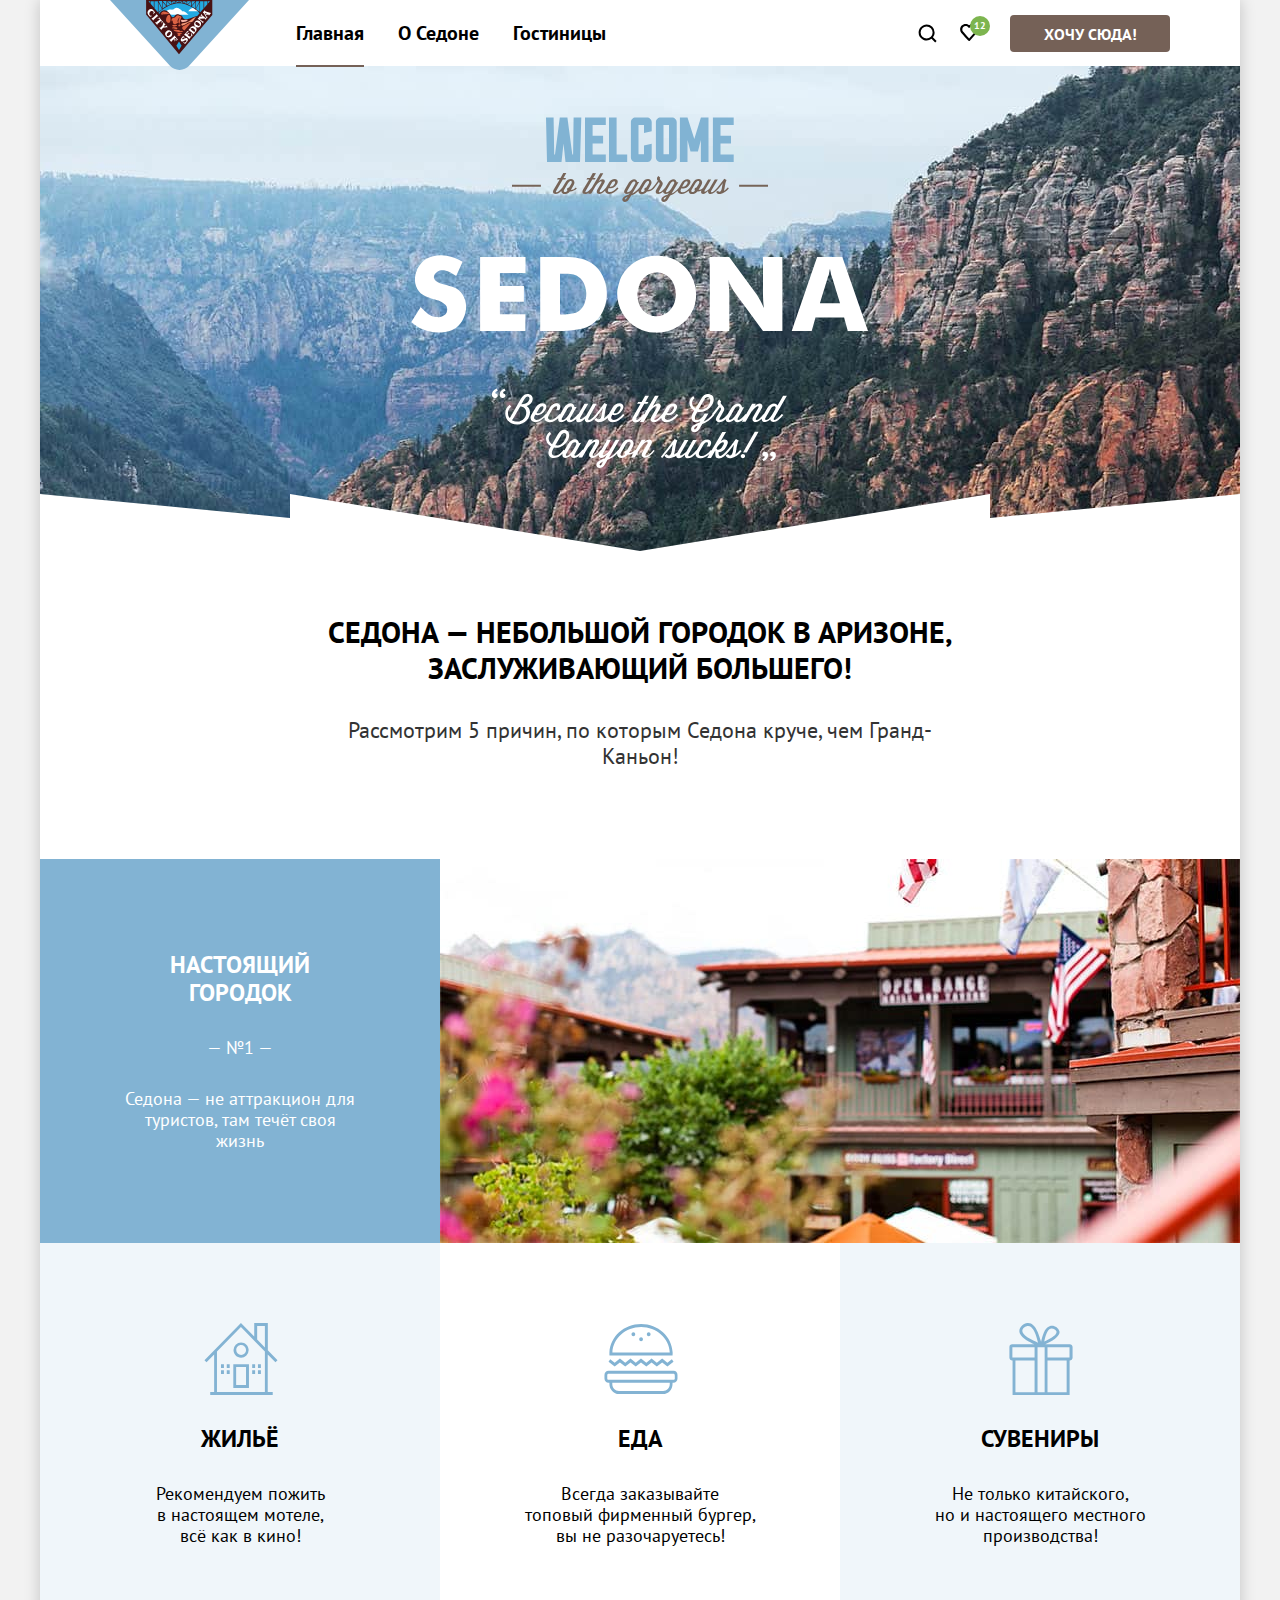
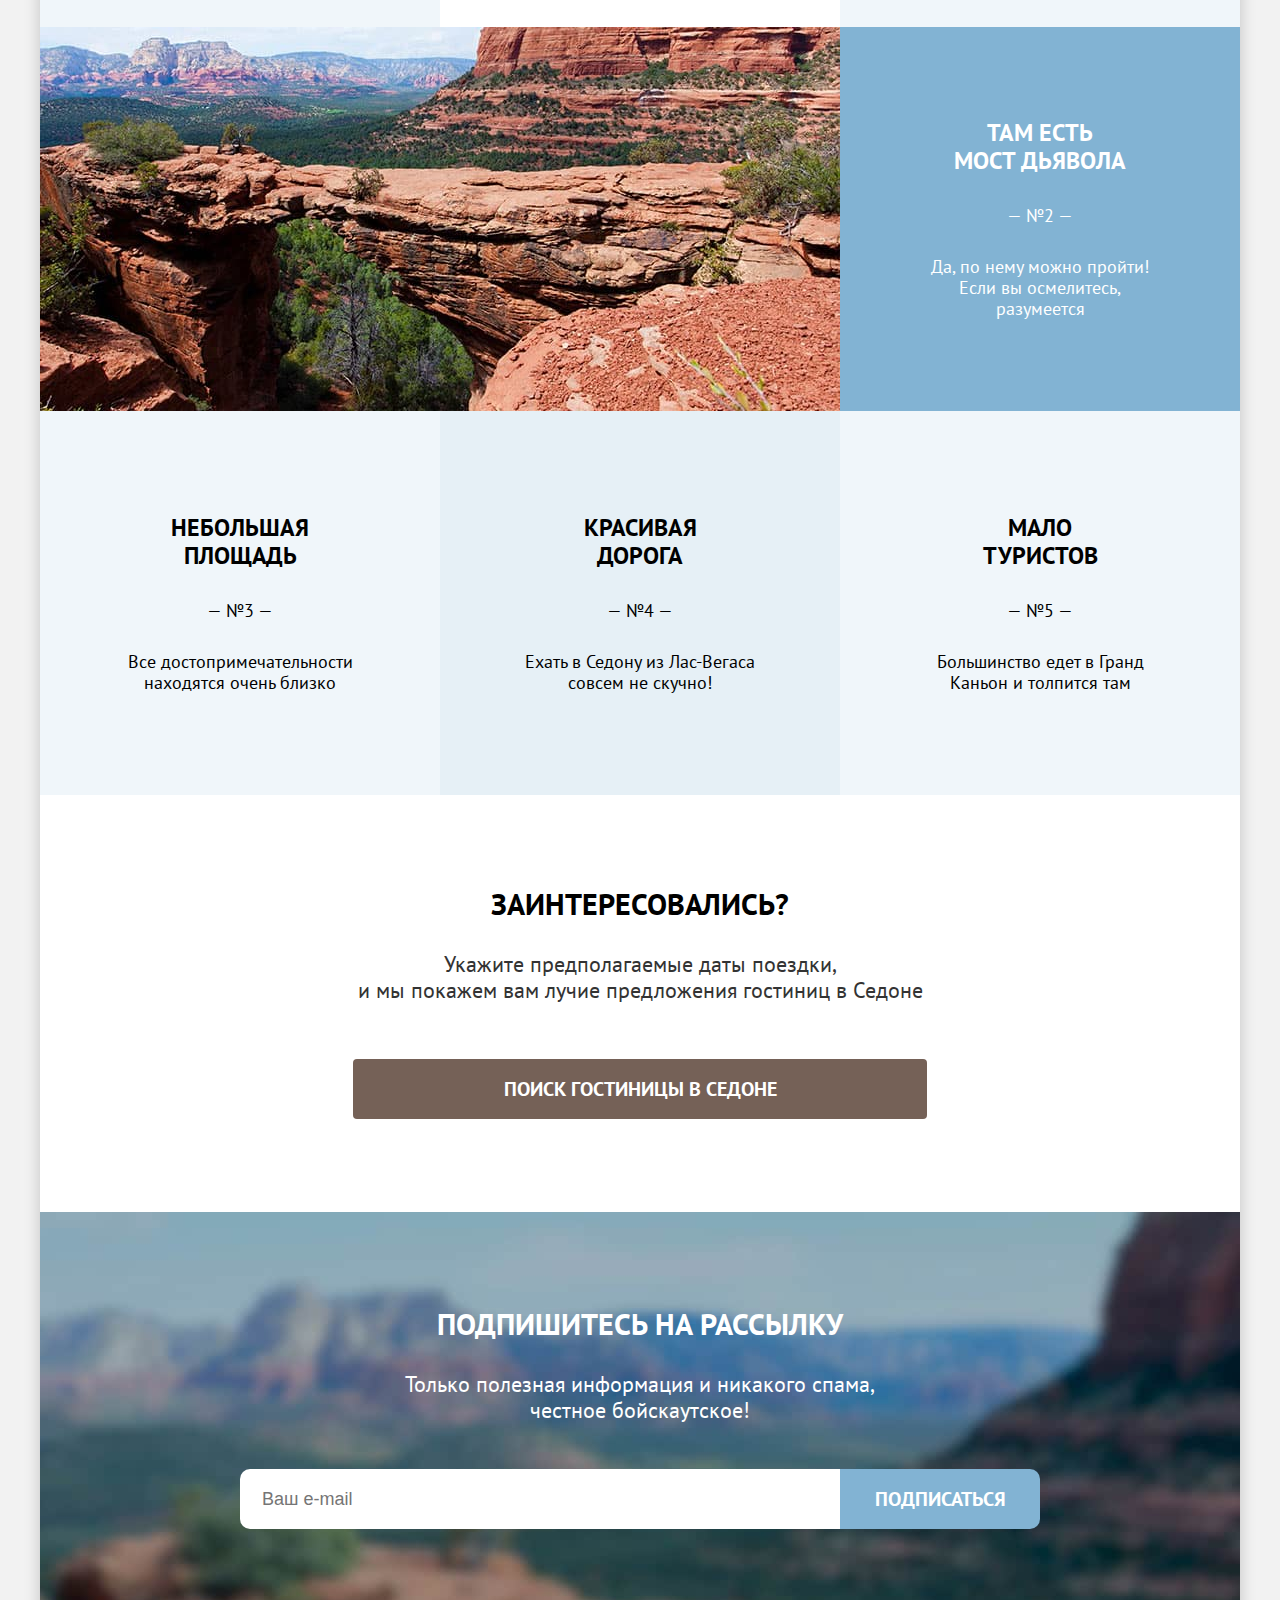
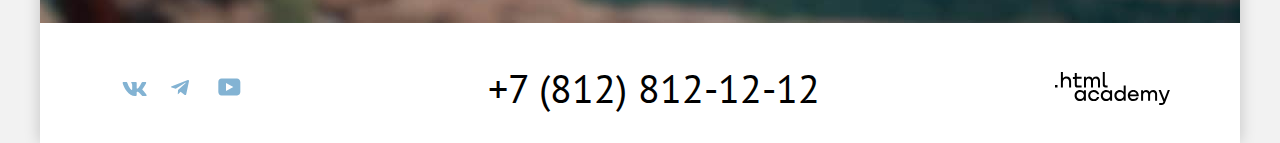
<file: 6/index.html>
<!DOCTYPE html>
<html lang="ru">

  <head>
    <meta charset="utf-8">
    <title>HTML Academy: Седона</title>
    <link rel="stylesheet" href="styles/styles.css">
    <link rel="icon" type="image/png" sizes="32x32" href="../images/icons/favicon.png">
    <base href="https://htmlacademy-htmlcss.github.io/1056375-sedona-34/6/">
</head>

  <body>
    <div class="main-container page-container">
      <header class="page-header">
        <nav class="navigation">
          <a class="navigation-logo" href="index.html">
            <img class="page-header-logo" src="images/header-logo.svg" width="139" height="70" alt="Логотип Седона.">
          </a>

          <ul class="navigation-list">
            <li class="navigation-item">
              <a class="navigation-link navigation-link-current" href="index.html">Главная</a>
            </li>
            <li class="navigation-item">
              <a class="navigation-link" href="about.html">О Седоне</a>
            </li>
            <li class="navigation-item">
              <a class="navigation-link" href="catalog.html">Гостиницы</a>
            </li>
          </ul>

          <ul class="navigation-list navigation-user">
            <li class="navigation-item">
              <a class="navigation-link" href="#">
                <svg class="navigation-icon" aria-hidden="true" focusable="false" width="19" height="19"
                  viewBox="0 0 19 19" xmlns="http://www.w3.org/2000/svg">
                  <path
                    d="m18.61 17-3.7-3.67c1-1.3 1.7-2.98 1.7-4.87a8 8 0 0 0-8-7.96c-4.4 0-8 3.68-8 8.06a8 8 0 0 0 12.9 6.26l3.7 3.68 1.4-1.5Zm-10-2.48a6 6 0 0 1-6-5.96 6 6 0 0 1 12 0 6 6 0 0 1-6 5.96Z" />
                </svg>
                <span class="visually-hidden">Поиск</span>
              </a>
            </li>
            <li class="navigation-item">
              <a class="navigation-link favorites" href="#">
                <svg class="navigation-icon" aria-hidden="true" focusable="false" width="19" height="17"
                  viewBox="0 0 19 17" xmlns="http://www.w3.org/2000/svg">
                  <path
                    d="M9.014 17c-.3 0-.6-.1-.8-.4-5.4-6.1-6.7-7.5-7-7.9-.7-.9-1.1-2.1-1.1-3.3 0-3 2.4-5.4 5.5-5.4 1.3 0 2.5.5 3.5 1.3 1-.8 2.3-1.3 3.5-1.3 3 0 5.5 2.4 5.5 5.4 0 1.3-.5 2.5-1.3 3.4l-7 7.9c-.2.2-.4.3-.8.3Zm-6-9.5c.3.4 3.5 4 6.1 6.9l6.2-7c.5-.5.7-1.2.7-2 0-1.8-1.5-3.3-3.3-3.3-1 0-2 .5-2.7 1.3-.3.3-.6.4-.9.4-.3 0-.6-.2-.8-.4-.7-.8-1.7-1.3-2.7-1.3-1.8 0-3.3 1.5-3.3 3.3-.1.9.3 1.6.7 2.1-.1 0-.1 0 0 0Z" />
                </svg>
                <span class="visually-hidden">Избранное</span>
              </a>
            </li>
            <li class="navigation-item">
              <a class="button button-small button-small-header" href="#">Хочу сюда!</a>
            </li>
          </ul>
        </nav>
      </header>

      <main class="main-container main-index">
        <div class="header-background">
          <h1 class="visually-hidden">Отдых в Седоне</h1>
          <img class="main-logo" src="./images/welcome-logo.svg" width="458" height="352"
            alt="Welcome to the gorgeous Sedona!">
        </div>

        <div class="main-description">
          <p class="section-title">Седона — небольшой городок в Аризоне, заслуживающий большего!</p>
          <p class="section-info">Рассмотрим 5 причин, по которым Седона круче, чем Гранд-Каньон!</p>
        </div>

        <section class="advantages">
          <h2 class="visually-hidden">Преимущества</h2>
          <ul class="advantages-list">
            <li class="advantages-block">
              <div class="advantages-item item-city">
                <h3 class="advantages-title">Настоящий городок</h3>
                <p class="advantages-number">— №1 —</p>
                <p class="advantages-description">Седона — не аттракцион для туристов, там течёт своя жизнь</p>
              </div>
              <div class="advantages-image">
                <img src="./images/advantages-1.jpg" width="800" height="384" alt="Фото улицы Седоны.">
              </div>

              <ul class="advantages-list">
                <li class="advantages-item advantages-pale sublist">
                  <h4 class="advantages-title">Жильё</h4>
                  <p class="advantages-description">Рекомендуем пожить<br>в настоящем мотеле,<br>всё как в кино!</p>
                </li>
                <li class="advantages-item advantages-pale sublist">
                  <h4 class="advantages-title">Еда</h4>
                  <p class="advantages-description">Всегда заказывайте<br>топовый фирменный бургер, вы не разочаруетесь!
                  </p>
                </li>
                <li class="advantages-item advantages-pale sublist">
                  <h4 class="advantages-title">Сувениры</h4>
                  <p class="advantages-description">Не только китайского,<br>но и настоящего местного производства!</p>
                </li>
              </ul>

            </li>
            <li class="advantages-block">
              <div class="advantages-image">
                <img src="./images/advantages-2.jpg" width="800" height="384" alt="Фото моста дьявола.">
              </div>
              <div class="advantages-item item-city">
                <h3 class="advantages-title">Там есть<br>мост дьявола</h3>
                <p class="advantages-number">— №2 —</p>
                <p class="advantages-description">Да, по нему можно пройти! Если вы осмелитесь, разумеется</p>
              </div>
            </li>
            <li class="advantages-item advantages-pale">
              <h3 class="advantages-title">Небольшая площадь</h3>
              <p class="advantages-number">— №3 —</p>
              <p class="advantages-description">Все достопримечательности находятся очень близко</p>
            </li>
            <li class="advantages-item advantages-pale">
              <h3 class="advantages-title">Красивая дорога</h3>
              <p class="advantages-number">— №4 —</p>
              <p class="advantages-description">Ехать в Седону из Лас-Вегаса совсем не скучно!</p>
            </li>
            <li class="advantages-item advantages-pale">
              <h3 class="advantages-title">Мало туристов</h3>
              <p class="advantages-number">— №5 —</p>
              <p class="advantages-description">Большинство едет в Гранд Каньон и толпится там</p>
            </li>
          </ul>
        </section>

        <section class="find-hotel">
          <h2 class="visually-hidden">Поиск гостиницы в Седоне</h2>
          <p class="section-title find-hotel-title">Заинтересовались?</p>
          <p class="section-info find-hotel-info">Укажите предполагаемые даты поездки,<br>
            и мы покажем вам лучие предложения гостиниц в Седоне</p>
          <a class="button-find-hotel button" href="#">Поиск гостиницы в Седоне</a>
        </section>
      </main>

      <footer class="page-footer">
        <section class="newsletter">
          <h2 class="section-title newsletter-title">Подпишитесь на рассылку</h2>
          <p class="section-info newsletter-info">Только полезная информация и никакого спама, честное бойскаутское!</p>
          <form class="newsletter-form" action="https://echo.htmlacademy.ru/" method="post">
            <label class="visually-hidden" for="newsletter-email">Email</label>
            <input class="field" placeholder="Ваш e-mail" type="email" name="newsletter-email" id="newsletter-email"
              required>
            <button class="button newsletter-button" type="submit">Подписаться</button>
          </form>
        </section>

        <div class="footer-container">
          <section class="footer-socials">
            <h2 class="visually-hidden">Социальные сети</h2>
            <ul class="footer-socials-list">
              <li class="footer-socials-item">
                <a class="socials-icon" href="https://vk.com/htmlacademy">
                  <svg aria-hidden="true" focusable="false" width="25" height="14" viewBox="0 0 25 14"
                    xmlns="http://www.w3.org/2000/svg">
                    <path fill-rule="evenodd" clip-rule="evenodd"
                      d="M24.12.95c.16-.55 0-.95-.8-.95H20.7c-.67 0-.98.35-1.15.73 0 0-1.33 3.2-3.22 5.27-.61.6-.9.8-1.23.8-.16 0-.41-.2-.41-.74V.95c0-.66-.19-.95-.74-.95H9.82c-.42 0-.67.3-.67.6 0 .61.95.76 1.04 2.5v3.8c0 .84-.15.99-.48.99-.9 0-3.06-3.21-4.34-6.89-.25-.71-.5-1-1.18-1H1.57c-.75 0-.9.35-.9.73 0 .68.89 4.07 4.14 8.55 2.17 3.06 5.23 4.72 8 4.72 1.68 0 1.88-.37 1.88-1v-2.32c0-.73.16-.88.7-.88.38 0 1.05.2 2.6 1.67 1.79 1.75 2.08 2.53 3.08 2.53h2.63c.75 0 1.12-.37.9-1.1-.23-.72-1.08-1.77-2.2-3.02-.62-.7-1.54-1.47-1.82-1.86-.39-.49-.28-.7 0-1.14 0 0 3.2-4.43 3.54-5.93Z" />
                  </svg>
                  <span class="visually-hidden">Vkontakte</span>
                </a>
              </li>
              <li class="footer-socials-item">
                <a class="socials-icon" href="https://t.me/htmlacademy">
                  <svg aria-hidden="true" focusable="false" width="18" height="16" xmlns="http://www.w3.org/2000/svg">
                    <path
                      d="M16.79.1.84 6.25c-1.09.43-1.08 1.04-.2 1.31l4.1 1.28 9.47-5.98c.44-.27.85-.12.52.18L7.05 9.96l-.28 4.22c.41 0 .6-.19.83-.41l1.99-1.93 4.13 3.05c.77.42 1.31.2 1.5-.7l2.72-12.8c.28-1.12-.43-1.62-1.16-1.3Z" />
                  </svg>
                  <span class="visually-hidden">Telegram</span>
                </a>
              </li>
              <li class="footer-socials-item">
                <a class="socials-icon" href="https://www.youtube.com/user/htmlacademyru">
                  <svg aria-hidden="true" focusable="false" width="23" height="18" viewBox="0 0 23 18"
                    xmlns="http://www.w3.org/2000/svg">
                    <path
                      d="M18.94.5H3.51C1.65.5.33 2.1.33 3.9V14c0 1.9 1.32 3.5 3.18 3.5h15.65c1.64 0 3.17-1.6 3.17-3.4V3.9C22.11 2.1 20.8.5 18.94.5ZM7.99 13.04V4.96L15.33 9l-7.34 4.04Z" />
                  </svg>
                  <span class="visually-hidden">Youtube</span>
                </a>
              </li>
            </ul>
          </section>

          <section class="contacts">
            <h2 class="visually-hidden">Контакты</h2>
            <address class="contacts-phone">
              <a class="phone-number" href="tel:88128121212">+7 (812) 812-12-12</a>
            </address>
          </section>

          <section class="html-academy">
            <h2 class="visually-hidden">Сделано в HTML Academy</h2>
            <a class="html-academy-link" href="https://htmlacademy.ru/">
              <svg class="html-academy-logo" width="115" height="34" xmlns="http://www.w3.org/2000/svg">
                <path
                  d="M0 13.9v2.6h2.5v-2.6H0ZM11.6 5.5c-1.6 0-2.8.7-3.6 1.7h-.1V1h-2v15.5h2v-5.3c0-2.1 1.3-3.6 3.3-3.6 1.8 0 2.9 1.4 2.9 3.2v5.7h2v-6.1c.1-3-1.8-4.9-4.5-4.9ZM26.6 5.8h-4.8V2.1h-2v3.8h-1.9v2h1.9v6c0 1.7 1 2.7 2.7 2.7h4.1v-2h-3.7c-.7 0-1.1-.4-1.1-1.1V7.8h4.8v-2ZM41.1 5.6c-1.6 0-2.9.8-3.5 2.1h-.1c-.6-1.2-1.8-2.1-3.4-2.1-1.4 0-2.5.8-3.1 1.8h-.1V5.8H29v10.6h2V11c0-2 1-3.5 2.6-3.5 1.5 0 2.4 1 2.4 2.6v6.3h2v-5.6c0-2.4 1.4-3.3 2.6-3.3 1.5 0 2.4 1 2.4 2.6v6.3h2V9.9c.1-2.5-1.4-4.3-3.9-4.3ZM47.8 13.7c0 1.7 1 2.7 2.8 2.7h2v-2h-1.7c-.7 0-1.1-.4-1.1-1.1V1h-2v12.7ZM28.9 20.7c-.9-1.1-2.2-1.8-3.9-1.8-3.1 0-5.4 2.3-5.4 5.6s2.3 5.6 5.4 5.6c1.8 0 3-.8 3.8-1.9h.1v1.6h2V19.2h-2v1.5Zm-3.6 7.4c-2.2 0-3.6-1.6-3.6-3.6s1.4-3.6 3.6-3.6 3.6 1.6 3.6 3.6c0 1.9-1.4 3.6-3.6 3.6ZM44.2 23c-.5-2.4-2.6-4.1-5.4-4.1a5.4 5.4 0 0 0-5.6 5.6c0 3.1 2.2 5.6 5.6 5.6 2.8 0 4.9-1.8 5.4-4.2h-2.1a3.4 3.4 0 0 1-3.3 2.3c-2.2 0-3.6-1.6-3.6-3.6s1.4-3.6 3.6-3.6c1.6 0 2.8 1 3.3 2.2h2.1V23ZM55.1 20.7c-.9-1.1-2.2-1.8-3.9-1.8-3.1 0-5.4 2.3-5.4 5.6s2.3 5.6 5.4 5.6c1.8 0 3-.8 3.8-1.9h.1v1.6h2V19.2h-2v1.5Zm-3.6 7.4c-2.2 0-3.6-1.6-3.6-3.6s1.4-3.6 3.6-3.6 3.6 1.6 3.6 3.6c0 1.9-1.5 3.6-3.6 3.6ZM68.7 20.8c-.9-1.1-2.2-1.9-3.9-1.9-3.1 0-5.4 2.3-5.4 5.6s2.2 5.6 5.4 5.6c1.7 0 3-.8 3.8-1.8h.1v1.5h2V14.4h-2v6.4Zm-3.6 7.3c-2.2 0-3.6-1.6-3.6-3.6s1.4-3.6 3.6-3.6 3.6 1.6 3.6 3.6c-.1 2-1.5 3.6-3.6 3.6ZM78.3 18.9c-3.3 0-5.5 2.5-5.5 5.6 0 3 2.1 5.6 5.5 5.6 2.5 0 4.5-1.3 5.2-3.6h-2.1c-.5 1-1.6 1.6-3 1.6-1.9 0-3.3-1.3-3.4-2.9h8.8c.2-3.6-2-6.3-5.5-6.3Zm0 1.9c1.7 0 3 1 3.3 2.6h-6.5c.3-1.5 1.5-2.6 3.2-2.6ZM98.2 18.9c-1.6 0-2.9.8-3.6 2h-.1c-.6-1.2-1.8-2-3.4-2-1.4 0-2.5.7-3.1 1.8v-1.5h-1.9v10.6h2v-5.4c0-2 1-3.4 2.6-3.5 1.5 0 2.4 1 2.4 2.6v6.3h2v-5.6c0-2.4 1.4-3.3 2.6-3.3 1.5 0 2.4 1 2.4 2.6v6.3h2v-6.5c.1-2.6-1.4-4.4-3.9-4.4ZM109.4 28l-3.6-8.9h-2.2l4.8 11.6c-.3.9-.7 1.2-1.7 1.2h-2.5v2h2.5c1.8 0 2.8-.8 3.5-2.6l4.7-12.2h-2.1l-3.4 8.9Z" />
              </svg>
            </a>
          </section>
        </div>
      </footer>
    </div>

    <div class="modal-container modal-container-close">
      <div class="modal modal-booking">
        <button class="modal-close-button" type="button">
          <svg class="close-icon" width="14" height="14" xmlns="http://www.w3.org/2000/svg">
            <path
              d="M14.1 1.3 12.8 0 7.1 5.7 1.4 0 .1 1.3 5.8 7 .1 12.7 1.4 14l5.7-5.7 5.7 5.7 1.3-1.3L8.4 7l5.7-5.7Z" />
          </svg>
          <span class="visually-hidden">Закрыть</span>
        </button>
        <section class="modal-content">
          <h2 class="modal-title">Поиск гостиницы в Седоне</h2>

          <form class="search-form" action="https://echo.htmlacademy.ru/" method="post">
            <p class="field-group-dates">
              <label class="search-label" for="check-in">
                Дата заезда:
              </label>
              <input class="search-input" type="text" name="check-in" id="check-in" value="27 апреля 2020"
                placeholder="Укажите дату">
            </p>

            <p class="warning warning-error">
              Мы не можем отправить вас в прошлое.
            </p>

            <p class="field-group-dates">
              <label class="search-label" for="check-out">
                Дата выезда:
              </label>
              <input class="search-input" type="text" name="check-out" id="check-out" value="1 сентября 2021"
                placeholder="Укажите дату">
            </p>

            <p class="warning">
              На эти даты есть свободные номера. Пока есть.
            </p>

            <div class="people-section">
              <p class="field-group-people">
                <label class="search-label" for="adults">
                  Взрослые:
                </label>
                <span class="spins">
                  <button class="spin-less" type="button">
                    <span class="visually-hidden">Меньше</span>
                    <svg class="spin-less-icon" width="13" height="1" viewBox="0 0 13 1"
                      xmlns="http://www.w3.org/2000/svg">
                      <path d="M0 0v1h13V0H0Z" />
                    </svg>
                  </button>
                  <input class="search-input" type="number" name="adults" id="adults" value="2">
                  <button class="spin-more" type="button">
                    <span class="visually-hidden">Больше</span>
                    <svg class="spin-more-icon" width="13" height="13" viewBox="0 0 13 13"
                      xmlns="http://www.w3.org/2000/svg">
                      <path d="M13 6H7V0H6v6H0v1h6v6h1V7h6V6Z" />
                    </svg>
                  </button>
                </span>
              </p>

              <p class="field-group-people">
                <label class="search-label search-kids" for="kids">
                  Дети:
                </label>
                <span class="tooltip">
                  <button class="tooltip-toggle" type="button" aria-labelledby="tooltip-label">
                    <svg class="tooltip-icon" width="25" height="25" viewBox="0 0 25 25" fill="currentColor"
                      xmlns="http://www.w3.org/2000/svg">
                      <circle cx="12.5" cy="12.5" r="12.5" fill="#83B3D3" />
                      <g clip-path="url(#a)">
                        <path d="M12 17h1v-6h-1v6ZM13 8h-1v1h1V8Z" fill="#fff" />
                      </g>
                      <defs>
                        <clipPath id="a">
                          <path transform="translate(12 8)" d="M0 0h1v9H0z" />
                        </clipPath>
                      </defs>
                    </svg>
                  </button>
                  <span class="tooltip-text" role="tooltip" id="tooltip-label">
                    Укажите количество детей, которые будут с вами, возраст которых от 6 до 18 лет. Дети до 6 лет
                    размещаются бесплатно.
                  </span>
                </span>
                <span class="spins">
                  <button class="spin-less" type="button">
                    <span class="visually-hidden">Меньше</span>
                    <svg class="spin-less-icon" width="13" height="1" viewBox="0 0 13 1"
                      xmlns="http://www.w3.org/2000/svg">
                      <path d="M0 0v1h13V0H0Z" />
                    </svg>
                  </button>
                  <input class="search-input" type="number" name="kids" id="kids" value="1">
                  <button class="spin-more" type="button">
                    <span class="visually-hidden">Больше</span>
                    <svg class="spin-more-icon" width="13" height="13" viewBox="0 0 13 13"
                      xmlns="http://www.w3.org/2000/svg">
                      <path d="M13 6H7V0H6v6H0v1h6v6h1V7h6V6Z" />
                    </svg>
                  </button>
                </span>
              </p>
            </div>

            <button class="button search-button" type="button">
              Найти
            </button>
          </form>
        </section>

      </div>
    </div>

  </body>

</html>
</file>
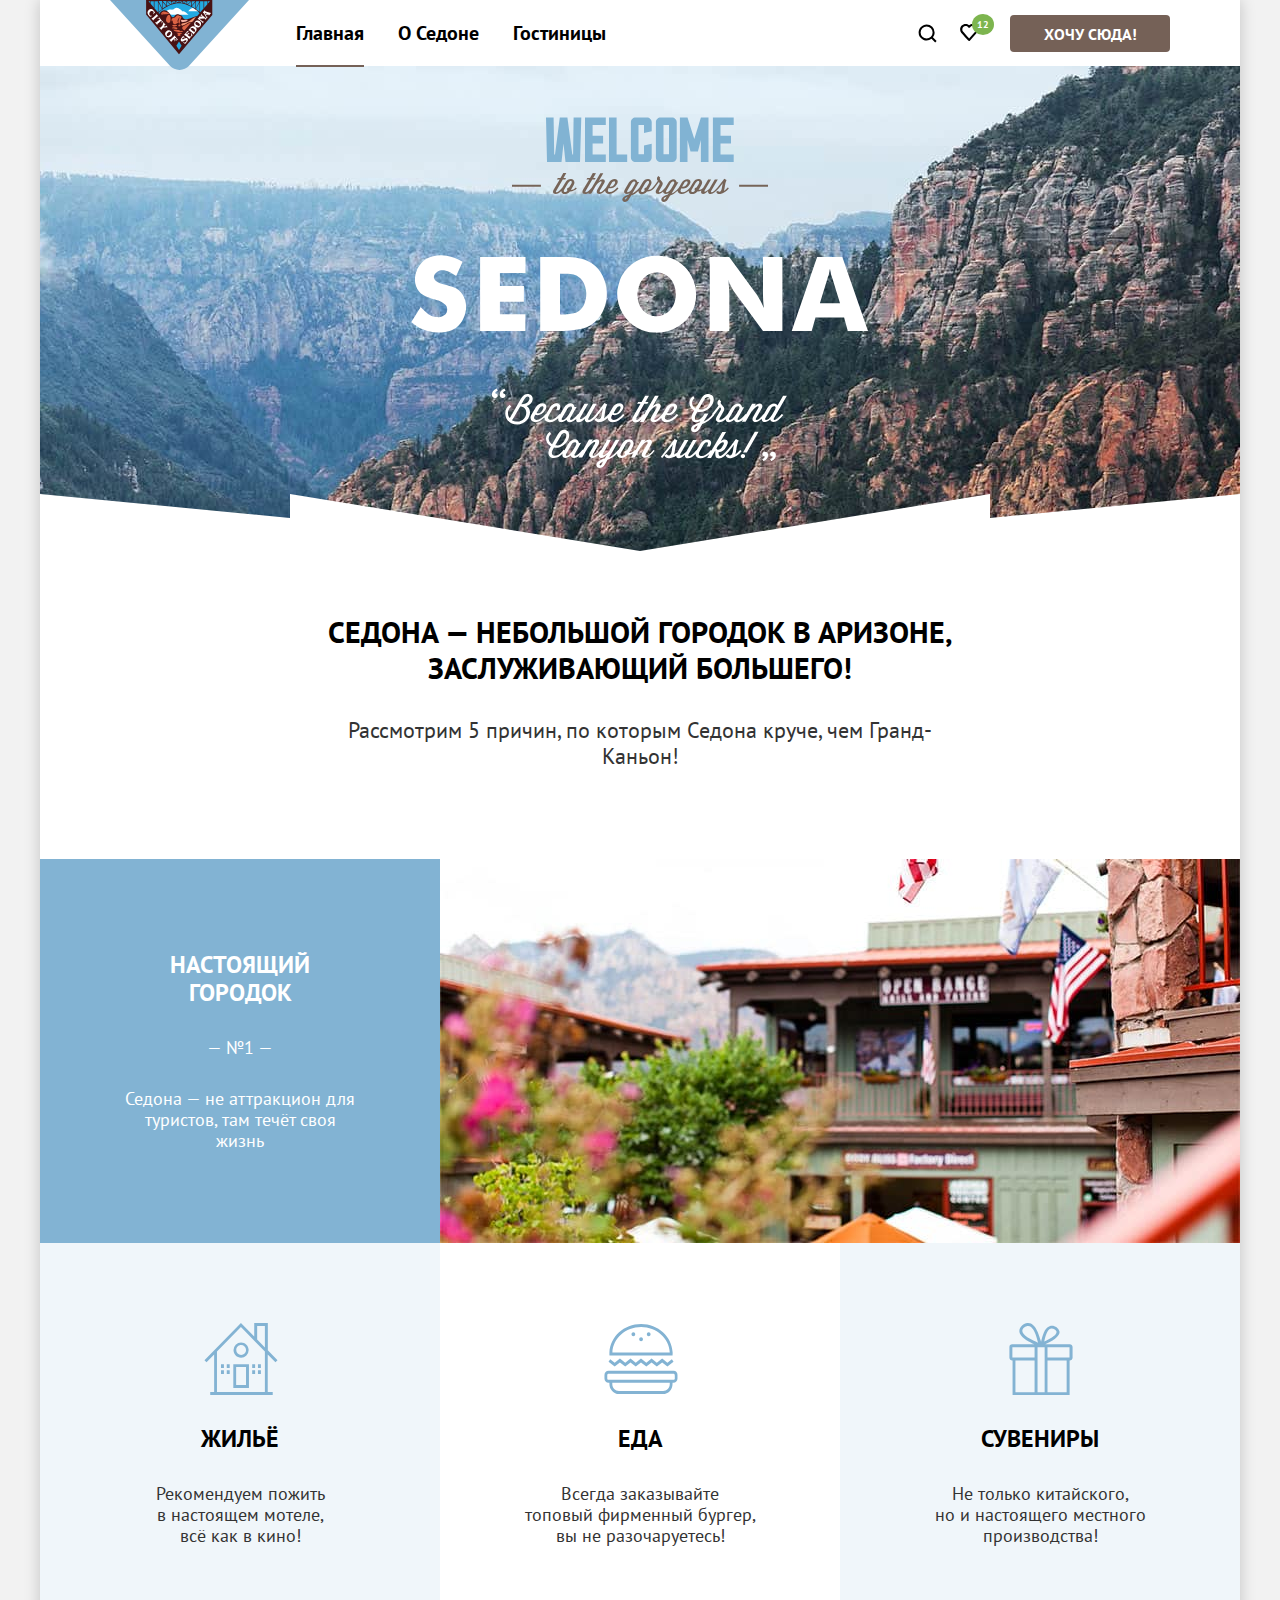
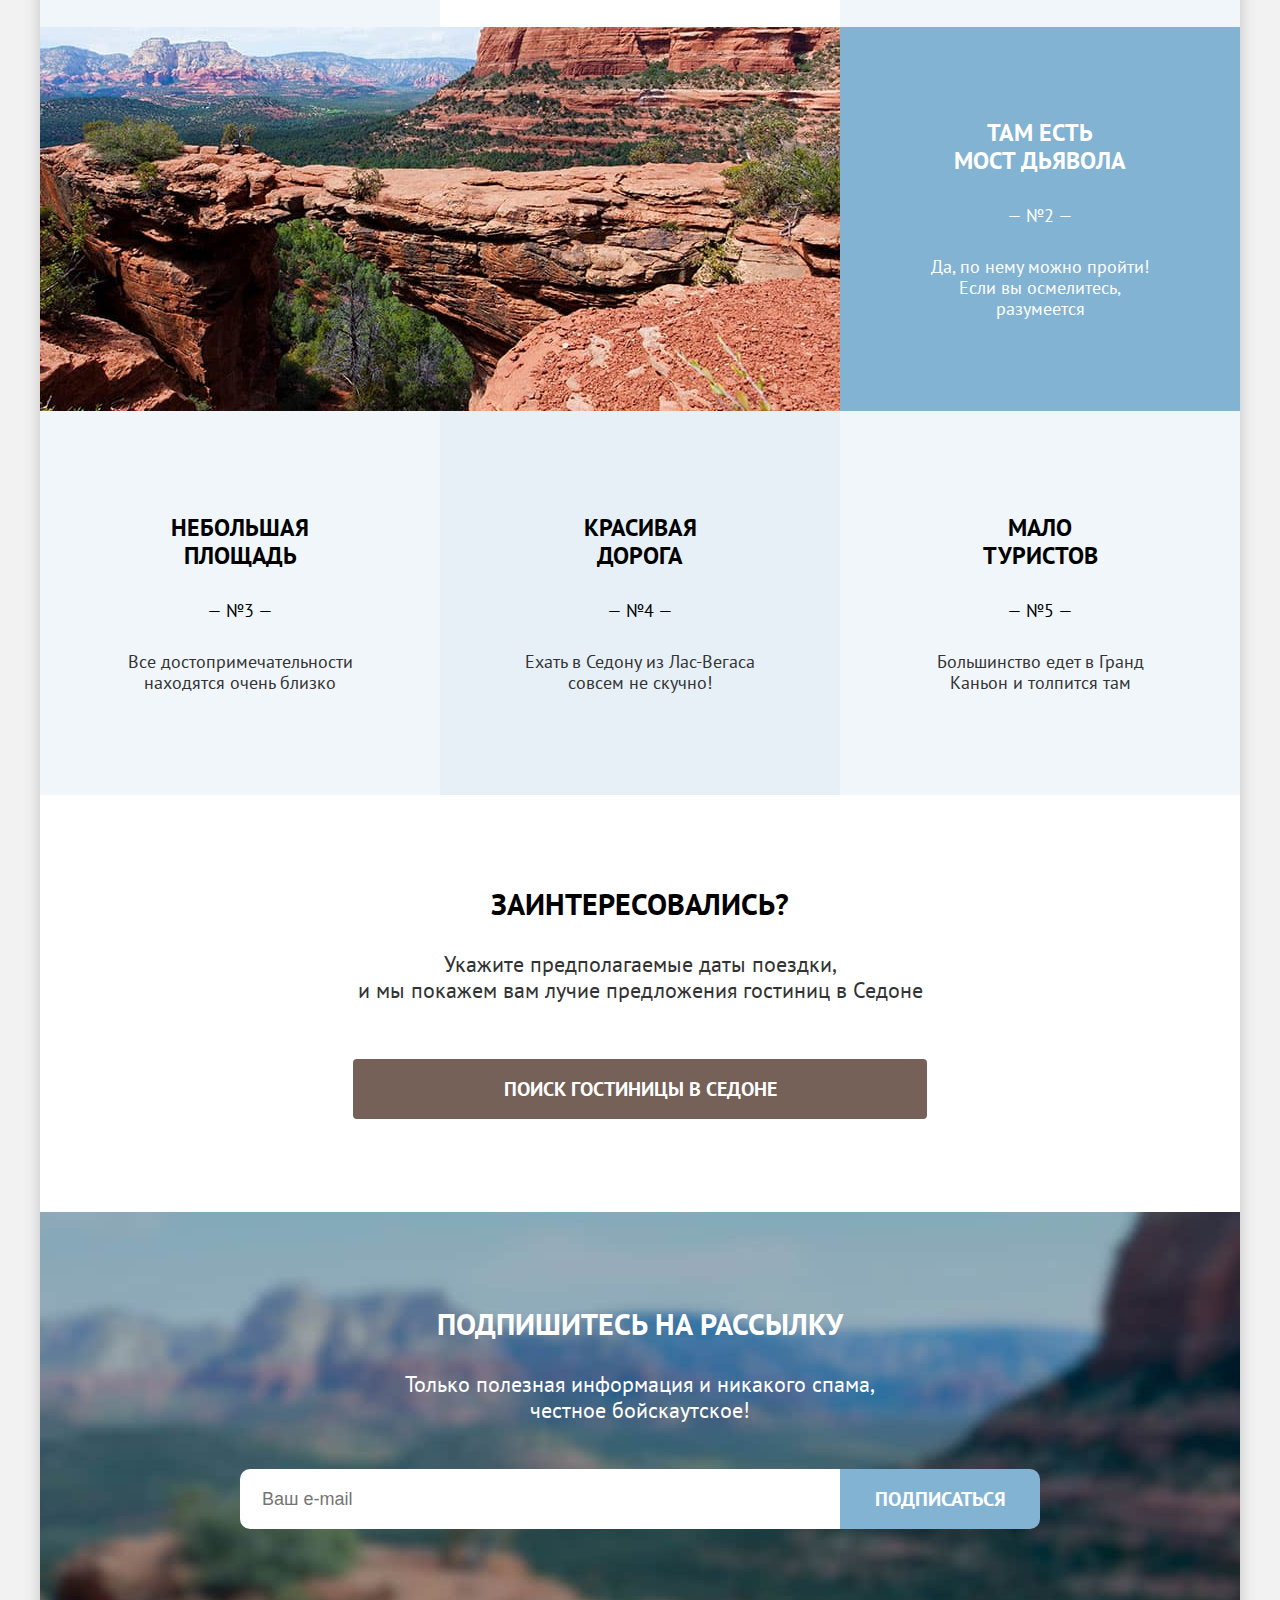
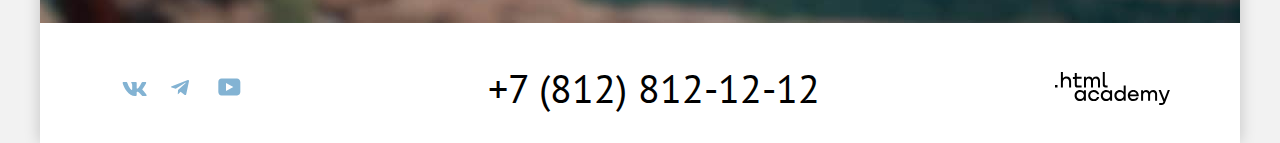
<file: 7/index.html>
<!DOCTYPE html>
<html lang="ru">

  <head>
    <meta charset="utf-8">
    <title>HTML Academy: Седона</title>
    <link rel="stylesheet" href="styles/styles.css">
    <link rel="icon" href="favicon.ico">
    <link rel="icon" type="image/png" sizes="32x32" href="images/favicon.png">
    <base href="https://htmlacademy-htmlcss.github.io/1056375-sedona-34/7/">
</head>

  <body>
    <div class="main-container page-container">
      <header class="page-header">
        <nav class="navigation">
          <a class="navigation-logo" href="index.html">
            <img class="page-header-logo" src="images/header-logo.svg" width="139" height="70" alt="Логотип Седона.">
          </a>

          <ul class="navigation-list">
            <li class="navigation-item">
              <a class="navigation-link navigation-link-current" href="index.html">Главная</a>
            </li>
            <li class="navigation-item">
              <a class="navigation-link" href="about.html">О Седоне</a>
            </li>
            <li class="navigation-item">
              <a class="navigation-link" href="catalog.html">Гостиницы</a>
            </li>
          </ul>

          <ul class="navigation-list navigation-user">
            <li class="navigation-item">
              <a class="navigation-link" href="#">
                <svg class="navigation-icon" aria-hidden="true" focusable="false" width="19" height="19"
                  viewBox="0 0 19 19" xmlns="http://www.w3.org/2000/svg">
                  <path
                    d="m18.61 17-3.7-3.67c1-1.3 1.7-2.98 1.7-4.87a8 8 0 0 0-8-7.96c-4.4 0-8 3.68-8 8.06a8 8 0 0 0 12.9 6.26l3.7 3.68 1.4-1.5Zm-10-2.48a6 6 0 0 1-6-5.96 6 6 0 0 1 12 0 6 6 0 0 1-6 5.96Z" />
                </svg>
                <span class="visually-hidden">Поиск</span>
              </a>
            </li>
            <li class="navigation-item">
              <a class="navigation-link" href="#">
                <svg class="navigation-icon" aria-hidden="true" focusable="false" width="19" height="17"
                  viewBox="0 0 19 17" xmlns="http://www.w3.org/2000/svg">
                  <path
                    d="M9.014 17c-.3 0-.6-.1-.8-.4-5.4-6.1-6.7-7.5-7-7.9-.7-.9-1.1-2.1-1.1-3.3 0-3 2.4-5.4 5.5-5.4 1.3 0 2.5.5 3.5 1.3 1-.8 2.3-1.3 3.5-1.3 3 0 5.5 2.4 5.5 5.4 0 1.3-.5 2.5-1.3 3.4l-7 7.9c-.2.2-.4.3-.8.3Zm-6-9.5c.3.4 3.5 4 6.1 6.9l6.2-7c.5-.5.7-1.2.7-2 0-1.8-1.5-3.3-3.3-3.3-1 0-2 .5-2.7 1.3-.3.3-.6.4-.9.4-.3 0-.6-.2-.8-.4-.7-.8-1.7-1.3-2.7-1.3-1.8 0-3.3 1.5-3.3 3.3-.1.9.3 1.6.7 2.1-.1 0-.1 0 0 0Z" />
                </svg>
                <span class="count-favorites">12</span>
                <span class="visually-hidden">Избранное</span>
              </a>
            </li>
            <li class="navigation-item">
              <a class="button button-small button-small-header" href="#">Хочу сюда!</a>
            </li>
          </ul>
        </nav>
      </header>

      <main class="main-container main-index">
        <div class="header-background">
          <h1 class="visually-hidden">Отдых в Седоне</h1>
          <img class="main-logo" src="./images/welcome-logo.svg" width="458" height="352"
            alt="Welcome to the gorgeous Sedona!">
        </div>

        <div class="main-description">
          <p class="section-title">Седона — небольшой городок в Аризоне, заслуживающий большего!</p>
          <p class="section-info">Рассмотрим 5 причин, по которым Седона круче, чем Гранд-Каньон!</p>
        </div>

        <section class="advantages">
          <h2 class="visually-hidden">Преимущества</h2>
          <ul class="advantages-list">
            <li class="advantages-block">
              <div class="advantages-item item-city ">
                <h3 class="advantages-title">Настоящий городок</h3>
                <p class="advantages-number">— №1 —</p>
                <p class="advantages-description description-city">Седона — не аттракцион для туристов, там течёт своя жизнь</p>
              </div>
              <div class="advantages-image">
                <img src="./images/advantages-1.jpg" width="800" height="384" alt="Фото улицы Седоны.">
              </div>

              <ul class="advantages-list">
                <li class="advantages-item advantages-pale sublist">
                  <h4 class="advantages-title">Жильё</h4>
                  <p class="advantages-description">Рекомендуем пожить<br>в настоящем мотеле,<br>всё как в кино!</p>
                </li>
                <li class="advantages-item advantages-pale sublist">
                  <h4 class="advantages-title">Еда</h4>
                  <p class="advantages-description">Всегда заказывайте<br>топовый фирменный бургер, вы не разочаруетесь!
                  </p>
                </li>
                <li class="advantages-item advantages-pale sublist">
                  <h4 class="advantages-title">Сувениры</h4>
                  <p class="advantages-description">Не только китайского,<br>но и настоящего местного производства!</p>
                </li>
              </ul>

            </li>
            <li class="advantages-block">
              <div class="advantages-image">
                <img src="./images/advantages-2.jpg" width="800" height="384" alt="Фото моста дьявола.">
              </div>
              <div class="advantages-item item-city">
                <h3 class="advantages-title">Там есть<br>мост дьявола</h3>
                <p class="advantages-number">— №2 —</p>
                <p class="advantages-description description-city">Да, по нему можно пройти! Если вы осмелитесь, разумеется</p>
              </div>
            </li>
            <li class="advantages-item advantages-pale">
              <h3 class="advantages-title">Небольшая площадь</h3>
              <p class="advantages-number">— №3 —</p>
              <p class="advantages-description">Все достопримечательности находятся очень близко</p>
            </li>
            <li class="advantages-item advantages-pale">
              <h3 class="advantages-title">Красивая дорога</h3>
              <p class="advantages-number">— №4 —</p>
              <p class="advantages-description">Ехать в Седону из Лас-Вегаса совсем не скучно!</p>
            </li>
            <li class="advantages-item advantages-pale">
              <h3 class="advantages-title">Мало туристов</h3>
              <p class="advantages-number">— №5 —</p>
              <p class="advantages-description">Большинство едет в Гранд Каньон и толпится там</p>
            </li>
          </ul>
        </section>

        <section class="find-hotel">
          <h2 class="visually-hidden">Поиск гостиницы в Седоне</h2>
          <p class="section-title find-hotel-title">Заинтересовались?</p>
          <p class="section-info find-hotel-info">Укажите предполагаемые даты поездки,<br>
            и мы покажем вам лучие предложения гостиниц в Седоне</p>
          <a class="button-find-hotel button" href="#">Поиск гостиницы в Седоне</a>
        </section>
      </main>

      <footer class="page-footer">
        <section class="newsletter">
          <h2 class="section-title newsletter-title">Подпишитесь на рассылку</h2>
          <p class="section-info newsletter-info">Только полезная информация и никакого спама, честное бойскаутское!</p>
          <form class="newsletter-form" action="https://echo.htmlacademy.ru/" method="post">
            <label class="visually-hidden" for="newsletter-email">Email</label>
            <input class="field" placeholder="Ваш e-mail" type="email" name="newsletter-email" id="newsletter-email"
              required>
            <button class="button newsletter-button" type="submit">Подписаться</button>
          </form>
        </section>

        <div class="footer-container">
          <section class="footer-socials">
            <h2 class="visually-hidden">Социальные сети</h2>
            <ul class="footer-socials-list">
              <li class="footer-socials-item">
                <a class="socials-icon" href="https://vk.com/htmlacademy">
                  <svg aria-hidden="true" focusable="false" width="25" height="14" viewBox="0 0 25 14"
                    xmlns="http://www.w3.org/2000/svg">
                    <path fill-rule="evenodd" clip-rule="evenodd"
                      d="M24.12.95c.16-.55 0-.95-.8-.95H20.7c-.67 0-.98.35-1.15.73 0 0-1.33 3.2-3.22 5.27-.61.6-.9.8-1.23.8-.16 0-.41-.2-.41-.74V.95c0-.66-.19-.95-.74-.95H9.82c-.42 0-.67.3-.67.6 0 .61.95.76 1.04 2.5v3.8c0 .84-.15.99-.48.99-.9 0-3.06-3.21-4.34-6.89-.25-.71-.5-1-1.18-1H1.57c-.75 0-.9.35-.9.73 0 .68.89 4.07 4.14 8.55 2.17 3.06 5.23 4.72 8 4.72 1.68 0 1.88-.37 1.88-1v-2.32c0-.73.16-.88.7-.88.38 0 1.05.2 2.6 1.67 1.79 1.75 2.08 2.53 3.08 2.53h2.63c.75 0 1.12-.37.9-1.1-.23-.72-1.08-1.77-2.2-3.02-.62-.7-1.54-1.47-1.82-1.86-.39-.49-.28-.7 0-1.14 0 0 3.2-4.43 3.54-5.93Z" />
                  </svg>
                  <span class="visually-hidden">Vkontakte</span>
                </a>
              </li>
              <li class="footer-socials-item">
                <a class="socials-icon" href="https://t.me/htmlacademy">
                  <svg aria-hidden="true" focusable="false" width="18" height="16" xmlns="http://www.w3.org/2000/svg">
                    <path
                      d="M16.79.1.84 6.25c-1.09.43-1.08 1.04-.2 1.31l4.1 1.28 9.47-5.98c.44-.27.85-.12.52.18L7.05 9.96l-.28 4.22c.41 0 .6-.19.83-.41l1.99-1.93 4.13 3.05c.77.42 1.31.2 1.5-.7l2.72-12.8c.28-1.12-.43-1.62-1.16-1.3Z" />
                  </svg>
                  <span class="visually-hidden">Telegram</span>
                </a>
              </li>
              <li class="footer-socials-item">
                <a class="socials-icon" href="https://www.youtube.com/user/htmlacademyru">
                  <svg aria-hidden="true" focusable="false" width="23" height="18" viewBox="0 0 23 18"
                    xmlns="http://www.w3.org/2000/svg">
                    <path
                      d="M18.94.5H3.51C1.65.5.33 2.1.33 3.9V14c0 1.9 1.32 3.5 3.18 3.5h15.65c1.64 0 3.17-1.6 3.17-3.4V3.9C22.11 2.1 20.8.5 18.94.5ZM7.99 13.04V4.96L15.33 9l-7.34 4.04Z" />
                  </svg>
                  <span class="visually-hidden">Youtube</span>
                </a>
              </li>
            </ul>
          </section>

          <section class="contacts">
            <h2 class="visually-hidden">Контакты</h2>
            <address class="contacts-phone">
              <a class="phone-number" href="tel:88128121212">+7 (812) 812-12-12</a>
            </address>
          </section>

          <section class="html-academy">
            <h2 class="visually-hidden">Сделано в HTML Academy</h2>
            <a class="html-academy-link" href="https://htmlacademy.ru/">
              <svg class="html-academy-logo" width="115" height="34" xmlns="http://www.w3.org/2000/svg">
                <path
                  d="M0 13.9v2.6h2.5v-2.6H0ZM11.6 5.5c-1.6 0-2.8.7-3.6 1.7h-.1V1h-2v15.5h2v-5.3c0-2.1 1.3-3.6 3.3-3.6 1.8 0 2.9 1.4 2.9 3.2v5.7h2v-6.1c.1-3-1.8-4.9-4.5-4.9ZM26.6 5.8h-4.8V2.1h-2v3.8h-1.9v2h1.9v6c0 1.7 1 2.7 2.7 2.7h4.1v-2h-3.7c-.7 0-1.1-.4-1.1-1.1V7.8h4.8v-2ZM41.1 5.6c-1.6 0-2.9.8-3.5 2.1h-.1c-.6-1.2-1.8-2.1-3.4-2.1-1.4 0-2.5.8-3.1 1.8h-.1V5.8H29v10.6h2V11c0-2 1-3.5 2.6-3.5 1.5 0 2.4 1 2.4 2.6v6.3h2v-5.6c0-2.4 1.4-3.3 2.6-3.3 1.5 0 2.4 1 2.4 2.6v6.3h2V9.9c.1-2.5-1.4-4.3-3.9-4.3ZM47.8 13.7c0 1.7 1 2.7 2.8 2.7h2v-2h-1.7c-.7 0-1.1-.4-1.1-1.1V1h-2v12.7ZM28.9 20.7c-.9-1.1-2.2-1.8-3.9-1.8-3.1 0-5.4 2.3-5.4 5.6s2.3 5.6 5.4 5.6c1.8 0 3-.8 3.8-1.9h.1v1.6h2V19.2h-2v1.5Zm-3.6 7.4c-2.2 0-3.6-1.6-3.6-3.6s1.4-3.6 3.6-3.6 3.6 1.6 3.6 3.6c0 1.9-1.4 3.6-3.6 3.6ZM44.2 23c-.5-2.4-2.6-4.1-5.4-4.1a5.4 5.4 0 0 0-5.6 5.6c0 3.1 2.2 5.6 5.6 5.6 2.8 0 4.9-1.8 5.4-4.2h-2.1a3.4 3.4 0 0 1-3.3 2.3c-2.2 0-3.6-1.6-3.6-3.6s1.4-3.6 3.6-3.6c1.6 0 2.8 1 3.3 2.2h2.1V23ZM55.1 20.7c-.9-1.1-2.2-1.8-3.9-1.8-3.1 0-5.4 2.3-5.4 5.6s2.3 5.6 5.4 5.6c1.8 0 3-.8 3.8-1.9h.1v1.6h2V19.2h-2v1.5Zm-3.6 7.4c-2.2 0-3.6-1.6-3.6-3.6s1.4-3.6 3.6-3.6 3.6 1.6 3.6 3.6c0 1.9-1.5 3.6-3.6 3.6ZM68.7 20.8c-.9-1.1-2.2-1.9-3.9-1.9-3.1 0-5.4 2.3-5.4 5.6s2.2 5.6 5.4 5.6c1.7 0 3-.8 3.8-1.8h.1v1.5h2V14.4h-2v6.4Zm-3.6 7.3c-2.2 0-3.6-1.6-3.6-3.6s1.4-3.6 3.6-3.6 3.6 1.6 3.6 3.6c-.1 2-1.5 3.6-3.6 3.6ZM78.3 18.9c-3.3 0-5.5 2.5-5.5 5.6 0 3 2.1 5.6 5.5 5.6 2.5 0 4.5-1.3 5.2-3.6h-2.1c-.5 1-1.6 1.6-3 1.6-1.9 0-3.3-1.3-3.4-2.9h8.8c.2-3.6-2-6.3-5.5-6.3Zm0 1.9c1.7 0 3 1 3.3 2.6h-6.5c.3-1.5 1.5-2.6 3.2-2.6ZM98.2 18.9c-1.6 0-2.9.8-3.6 2h-.1c-.6-1.2-1.8-2-3.4-2-1.4 0-2.5.7-3.1 1.8v-1.5h-1.9v10.6h2v-5.4c0-2 1-3.4 2.6-3.5 1.5 0 2.4 1 2.4 2.6v6.3h2v-5.6c0-2.4 1.4-3.3 2.6-3.3 1.5 0 2.4 1 2.4 2.6v6.3h2v-6.5c.1-2.6-1.4-4.4-3.9-4.4ZM109.4 28l-3.6-8.9h-2.2l4.8 11.6c-.3.9-.7 1.2-1.7 1.2h-2.5v2h2.5c1.8 0 2.8-.8 3.5-2.6l4.7-12.2h-2.1l-3.4 8.9Z" />
              </svg>
            </a>
          </section>
        </div>
      </footer>
    </div>

    <div class="modal-container modal-container-close">
      <div class="modal modal-booking">
        <button class="modal-close-button" type="button">
          <svg class="close-icon" width="14" height="14" xmlns="http://www.w3.org/2000/svg">
            <path
              d="M14.1 1.3 12.8 0 7.1 5.7 1.4 0 .1 1.3 5.8 7 .1 12.7 1.4 14l5.7-5.7 5.7 5.7 1.3-1.3L8.4 7l5.7-5.7Z" />
          </svg>
          <span class="visually-hidden">Закрыть</span>
        </button>
        <section class="modal-content">
          <h2 class="modal-title">Поиск гостиницы в Седоне</h2>

          <form class="search-form" action="https://echo.htmlacademy.ru/" method="post">
            <p class="field-group-dates">
              <label class="search-label" for="check-in">
                Дата заезда:
              </label>
              <input class="search-input" type="text" name="check-in" id="check-in" value="27 апреля 2020"
                placeholder="Укажите дату">
            </p>

            <p class="warning warning-error">
              Мы не можем отправить вас в прошлое.
            </p>

            <p class="field-group-dates">
              <label class="search-label" for="check-out">
                Дата выезда:
              </label>
              <input class="search-input" type="text" name="check-out" id="check-out" value="1 сентября 2021"
                placeholder="Укажите дату">
            </p>

            <p class="warning">
              На эти даты есть свободные номера. Пока есть.
            </p>

            <div class="people-section">
              <p class="field-group-people">
                <label class="search-label" for="adults">
                  Взрослые:
                </label>
                <span class="spins">
                  <button class="spin-less" type="button">
                    <span class="visually-hidden">Меньше</span>
                    <svg class="spin-less-icon" width="13" height="1" viewBox="0 0 13 1"
                      xmlns="http://www.w3.org/2000/svg">
                      <path d="M0 0v1h13V0H0Z" />
                    </svg>
                  </button>
                  <input class="search-input" type="number" name="adults" id="adults" value="2">
                  <button class="spin-more" type="button">
                    <span class="visually-hidden">Больше</span>
                    <svg class="spin-more-icon" width="13" height="13" viewBox="0 0 13 13"
                      xmlns="http://www.w3.org/2000/svg">
                      <path d="M13 6H7V0H6v6H0v1h6v6h1V7h6V6Z" />
                    </svg>
                  </button>
                </span>
              </p>

              <p class="field-group-people">
                <label class="search-label search-kids" for="kids">
                  Дети:
                </label>
                <span class="tooltip">
                  <button class="tooltip-toggle" type="button" aria-labelledby="tooltip-label">
                    <svg class="tooltip-icon" width="25" height="25" viewBox="0 0 25 25" fill="currentColor"
                      xmlns="http://www.w3.org/2000/svg">
                      <circle cx="12.5" cy="12.5" r="12.5" fill="#83B3D3" />
                      <g clip-path="url(#a)">
                        <path d="M12 17h1v-6h-1v6ZM13 8h-1v1h1V8Z" fill="#fff" />
                      </g>
                      <defs>
                        <clipPath id="a">
                          <path transform="translate(12 8)" d="M0 0h1v9H0z" />
                        </clipPath>
                      </defs>
                    </svg>
                  </button>
                  <span class="tooltip-text" role="tooltip" id="tooltip-label">
                    Укажите количество детей, которые будут с вами, возраст которых от 6 до 18 лет. Дети до 6 лет
                    размещаются бесплатно.
                  </span>
                </span>
                <span class="spins">
                  <button class="spin-less" type="button">
                    <span class="visually-hidden">Меньше</span>
                    <svg class="spin-less-icon" width="13" height="1" viewBox="0 0 13 1"
                      xmlns="http://www.w3.org/2000/svg">
                      <path d="M0 0v1h13V0H0Z" />
                    </svg>
                  </button>
                  <input class="search-input" type="number" name="kids" id="kids" value="1">
                  <button class="spin-more" type="button">
                    <span class="visually-hidden">Больше</span>
                    <svg class="spin-more-icon" width="13" height="13" viewBox="0 0 13 13"
                      xmlns="http://www.w3.org/2000/svg">
                      <path d="M13 6H7V0H6v6H0v1h6v6h1V7h6V6Z" />
                    </svg>
                  </button>
                </span>
              </p>
            </div>

            <a class="button search-button" href="catalog.html">
              Найти
            </a>
          </form>
        </section>

      </div>
    </div>

  </body>

</html>
</file>
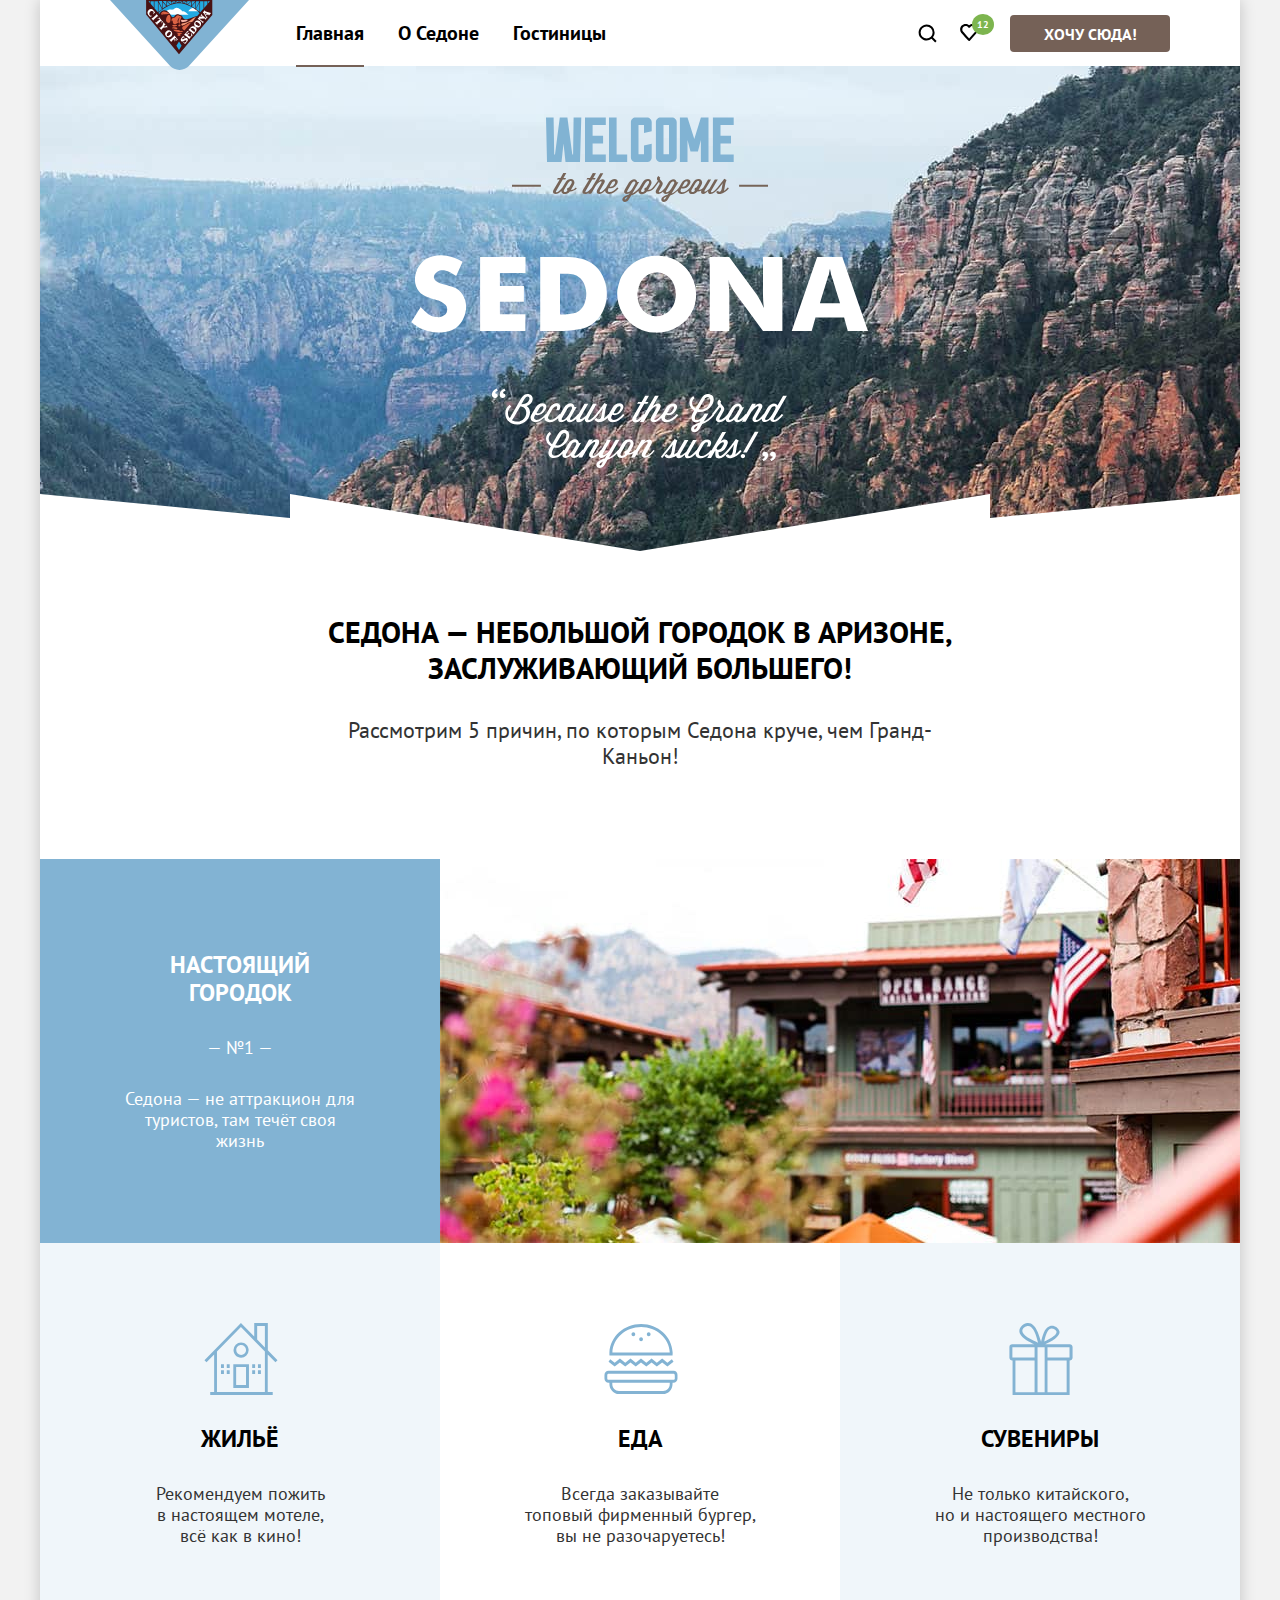
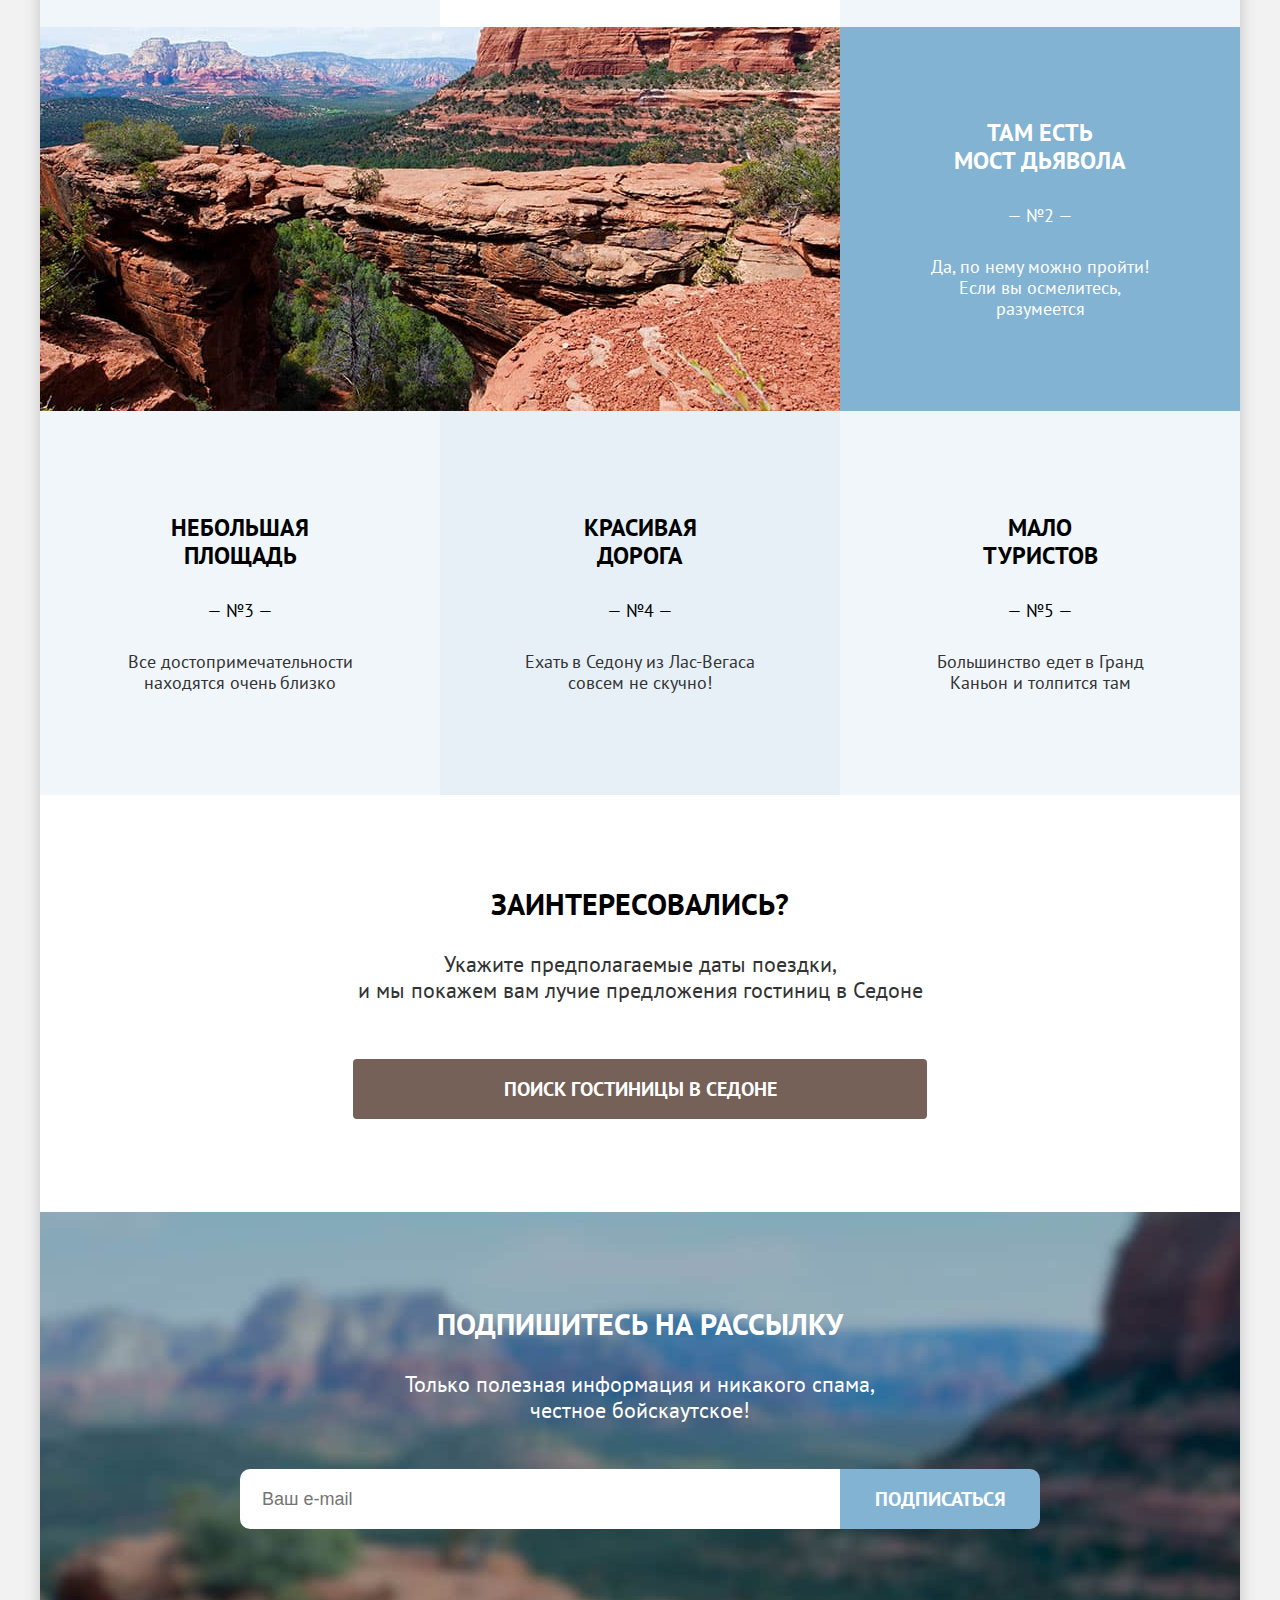
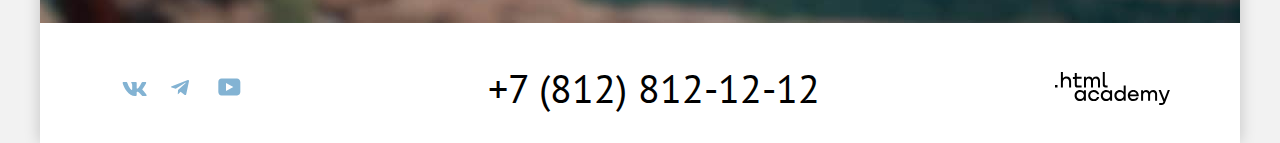
<file: 8/index.html>
<!DOCTYPE html>
<html lang="ru">

  <head>
    <meta charset="utf-8">
    <title>HTML Academy: Седона</title>
    <link rel="stylesheet" href="styles/styles.css">
    <link rel="icon" href="favicon.ico">
    <link rel="icon" type="image/png" sizes="32x32" href="images/favicon.png">
    <base href="https://htmlacademy-htmlcss.github.io/1056375-sedona-34/8/">
</head>

  <body>
    <div class="main-container page-container">
      <header class="page-header">
        <nav class="navigation">
          <a class="navigation-logo" href="index.html">
            <img class="page-header-logo" src="images/header-logo.svg" width="139" height="70" alt="Логотип Седона.">
          </a>

          <ul class="navigation-list">
            <li class="navigation-item">
              <a class="navigation-link navigation-link-current" href="index.html">Главная</a>
            </li>
            <li class="navigation-item">
              <a class="navigation-link" href="about.html">О Седоне</a>
            </li>
            <li class="navigation-item">
              <a class="navigation-link" href="catalog.html">Гостиницы</a>
            </li>
          </ul>

          <ul class="navigation-list navigation-user">
            <li class="navigation-item">
              <a class="navigation-link" href="#">
                <svg class="navigation-icon" aria-hidden="true" focusable="false" width="19" height="19"
                  viewBox="0 0 19 19" xmlns="http://www.w3.org/2000/svg">
                  <path
                    d="m18.61 17-3.7-3.67c1-1.3 1.7-2.98 1.7-4.87a8 8 0 0 0-8-7.96c-4.4 0-8 3.68-8 8.06a8 8 0 0 0 12.9 6.26l3.7 3.68 1.4-1.5Zm-10-2.48a6 6 0 0 1-6-5.96 6 6 0 0 1 12 0 6 6 0 0 1-6 5.96Z" />
                </svg>
                <span class="visually-hidden">Поиск</span>
              </a>
            </li>
            <li class="navigation-item">
              <a class="navigation-link" href="#">
                <svg class="navigation-icon" aria-hidden="true" focusable="false" width="19" height="17"
                  viewBox="0 0 19 17" xmlns="http://www.w3.org/2000/svg">
                  <path
                    d="M9.014 17c-.3 0-.6-.1-.8-.4-5.4-6.1-6.7-7.5-7-7.9-.7-.9-1.1-2.1-1.1-3.3 0-3 2.4-5.4 5.5-5.4 1.3 0 2.5.5 3.5 1.3 1-.8 2.3-1.3 3.5-1.3 3 0 5.5 2.4 5.5 5.4 0 1.3-.5 2.5-1.3 3.4l-7 7.9c-.2.2-.4.3-.8.3Zm-6-9.5c.3.4 3.5 4 6.1 6.9l6.2-7c.5-.5.7-1.2.7-2 0-1.8-1.5-3.3-3.3-3.3-1 0-2 .5-2.7 1.3-.3.3-.6.4-.9.4-.3 0-.6-.2-.8-.4-.7-.8-1.7-1.3-2.7-1.3-1.8 0-3.3 1.5-3.3 3.3-.1.9.3 1.6.7 2.1-.1 0-.1 0 0 0Z" />
                </svg>
                <span class="count-favorites">12</span>
                <span class="visually-hidden">Избранное</span>
              </a>
            </li>
            <li class="navigation-item">
              <a class="button button-small button-small-header" href="#">Хочу сюда!</a>
            </li>
          </ul>
        </nav>
      </header>

      <main class="main-container main-index">
        <div class="header-background">
          <h1 class="visually-hidden">Отдых в Седоне</h1>
          <img class="main-logo" src="./images/welcome-logo.svg" width="458" height="352"
            alt="Welcome to the gorgeous Sedona!">
        </div>

        <div class="main-description">
          <p class="section-title">Седона — небольшой городок в Аризоне, заслуживающий большего!</p>
          <p class="section-info">Рассмотрим 5 причин, по которым Седона круче, чем Гранд-Каньон!</p>
        </div>

        <section class="advantages">
          <h2 class="visually-hidden">Преимущества</h2>
          <ul class="advantages-list">
            <li class="advantages-block">
              <div class="advantages-item item-city ">
                <h3 class="advantages-title">Настоящий городок</h3>
                <p class="advantages-number">— №1 —</p>
                <p class="advantages-description description-city">Седона — не аттракцион для туристов, там течёт своя жизнь</p>
              </div>
              <div class="advantages-image">
                <img src="./images/advantages-1.jpg" width="800" height="384" alt="Фото улицы Седоны.">
              </div>

              <ul class="advantages-list">
                <li class="advantages-item advantages-pale sublist">
                  <h4 class="advantages-title">Жильё</h4>
                  <p class="advantages-description">Рекомендуем пожить<br>в настоящем мотеле,<br>всё как в кино!</p>
                </li>
                <li class="advantages-item advantages-pale sublist">
                  <h4 class="advantages-title">Еда</h4>
                  <p class="advantages-description">Всегда заказывайте<br>топовый фирменный бургер, вы не разочаруетесь!
                  </p>
                </li>
                <li class="advantages-item advantages-pale sublist">
                  <h4 class="advantages-title">Сувениры</h4>
                  <p class="advantages-description">Не только китайского,<br>но и настоящего местного производства!</p>
                </li>
              </ul>

            </li>
            <li class="advantages-block">
              <div class="advantages-image">
                <img src="./images/advantages-2.jpg" width="800" height="384" alt="Фото моста дьявола.">
              </div>
              <div class="advantages-item item-city">
                <h3 class="advantages-title">Там есть<br>мост дьявола</h3>
                <p class="advantages-number">— №2 —</p>
                <p class="advantages-description description-city">Да, по нему можно пройти! Если вы осмелитесь, разумеется</p>
              </div>
            </li>
            <li class="advantages-item advantages-pale">
              <h3 class="advantages-title">Небольшая площадь</h3>
              <p class="advantages-number">— №3 —</p>
              <p class="advantages-description">Все достопримечательности находятся очень близко</p>
            </li>
            <li class="advantages-item advantages-pale">
              <h3 class="advantages-title">Красивая дорога</h3>
              <p class="advantages-number">— №4 —</p>
              <p class="advantages-description">Ехать в Седону из Лас-Вегаса совсем не скучно!</p>
            </li>
            <li class="advantages-item advantages-pale">
              <h3 class="advantages-title">Мало туристов</h3>
              <p class="advantages-number">— №5 —</p>
              <p class="advantages-description">Большинство едет в Гранд Каньон и толпится там</p>
            </li>
          </ul>
        </section>

        <section class="find-hotel">
          <h2 class="visually-hidden">Поиск гостиницы в Седоне</h2>
          <p class="section-title find-hotel-title">Заинтересовались?</p>
          <p class="section-info find-hotel-info">Укажите предполагаемые даты поездки,<br>
            и мы покажем вам лучие предложения гостиниц в Седоне</p>
          <a class="button-find-hotel button" href="#">Поиск гостиницы в Седоне</a>
        </section>
      </main>

      <footer class="page-footer">
        <section class="newsletter">
          <h2 class="section-title newsletter-title">Подпишитесь на рассылку</h2>
          <p class="section-info newsletter-info">Только полезная информация и никакого спама, честное бойскаутское!</p>
          <form class="newsletter-form" action="https://echo.htmlacademy.ru/" method="post">
            <label class="visually-hidden" for="newsletter-email">Email</label>
            <input class="field" placeholder="Ваш e-mail" type="email" name="newsletter-email" id="newsletter-email"
              required>
            <button class="button newsletter-button" type="submit">Подписаться</button>
          </form>
        </section>

        <div class="footer-container">
          <section class="footer-socials">
            <h2 class="visually-hidden">Социальные сети</h2>
            <ul class="footer-socials-list">
              <li class="footer-socials-item">
                <a class="socials-icon" href="https://vk.com/htmlacademy">
                  <svg aria-hidden="true" focusable="false" width="25" height="14" viewBox="0 0 25 14"
                    xmlns="http://www.w3.org/2000/svg">
                    <path fill-rule="evenodd" clip-rule="evenodd"
                      d="M24.12.95c.16-.55 0-.95-.8-.95H20.7c-.67 0-.98.35-1.15.73 0 0-1.33 3.2-3.22 5.27-.61.6-.9.8-1.23.8-.16 0-.41-.2-.41-.74V.95c0-.66-.19-.95-.74-.95H9.82c-.42 0-.67.3-.67.6 0 .61.95.76 1.04 2.5v3.8c0 .84-.15.99-.48.99-.9 0-3.06-3.21-4.34-6.89-.25-.71-.5-1-1.18-1H1.57c-.75 0-.9.35-.9.73 0 .68.89 4.07 4.14 8.55 2.17 3.06 5.23 4.72 8 4.72 1.68 0 1.88-.37 1.88-1v-2.32c0-.73.16-.88.7-.88.38 0 1.05.2 2.6 1.67 1.79 1.75 2.08 2.53 3.08 2.53h2.63c.75 0 1.12-.37.9-1.1-.23-.72-1.08-1.77-2.2-3.02-.62-.7-1.54-1.47-1.82-1.86-.39-.49-.28-.7 0-1.14 0 0 3.2-4.43 3.54-5.93Z" />
                  </svg>
                  <span class="visually-hidden">Vkontakte</span>
                </a>
              </li>
              <li class="footer-socials-item">
                <a class="socials-icon" href="https://t.me/htmlacademy">
                  <svg aria-hidden="true" focusable="false" width="18" height="16" xmlns="http://www.w3.org/2000/svg">
                    <path
                      d="M16.79.1.84 6.25c-1.09.43-1.08 1.04-.2 1.31l4.1 1.28 9.47-5.98c.44-.27.85-.12.52.18L7.05 9.96l-.28 4.22c.41 0 .6-.19.83-.41l1.99-1.93 4.13 3.05c.77.42 1.31.2 1.5-.7l2.72-12.8c.28-1.12-.43-1.62-1.16-1.3Z" />
                  </svg>
                  <span class="visually-hidden">Telegram</span>
                </a>
              </li>
              <li class="footer-socials-item">
                <a class="socials-icon" href="https://www.youtube.com/user/htmlacademyru">
                  <svg aria-hidden="true" focusable="false" width="23" height="18" viewBox="0 0 23 18"
                    xmlns="http://www.w3.org/2000/svg">
                    <path
                      d="M18.94.5H3.51C1.65.5.33 2.1.33 3.9V14c0 1.9 1.32 3.5 3.18 3.5h15.65c1.64 0 3.17-1.6 3.17-3.4V3.9C22.11 2.1 20.8.5 18.94.5ZM7.99 13.04V4.96L15.33 9l-7.34 4.04Z" />
                  </svg>
                  <span class="visually-hidden">Youtube</span>
                </a>
              </li>
            </ul>
          </section>

          <section class="contacts">
            <h2 class="visually-hidden">Контакты</h2>
            <address class="contacts-phone">
              <a class="phone-number" href="tel:88128121212">+7 (812) 812-12-12</a>
            </address>
          </section>

          <section class="html-academy">
            <h2 class="visually-hidden">Сделано в HTML Academy</h2>
            <a class="html-academy-link" href="https://htmlacademy.ru/">
              <svg class="html-academy-logo" width="115" height="34" xmlns="http://www.w3.org/2000/svg">
                <path
                  d="M0 13.9v2.6h2.5v-2.6H0ZM11.6 5.5c-1.6 0-2.8.7-3.6 1.7h-.1V1h-2v15.5h2v-5.3c0-2.1 1.3-3.6 3.3-3.6 1.8 0 2.9 1.4 2.9 3.2v5.7h2v-6.1c.1-3-1.8-4.9-4.5-4.9ZM26.6 5.8h-4.8V2.1h-2v3.8h-1.9v2h1.9v6c0 1.7 1 2.7 2.7 2.7h4.1v-2h-3.7c-.7 0-1.1-.4-1.1-1.1V7.8h4.8v-2ZM41.1 5.6c-1.6 0-2.9.8-3.5 2.1h-.1c-.6-1.2-1.8-2.1-3.4-2.1-1.4 0-2.5.8-3.1 1.8h-.1V5.8H29v10.6h2V11c0-2 1-3.5 2.6-3.5 1.5 0 2.4 1 2.4 2.6v6.3h2v-5.6c0-2.4 1.4-3.3 2.6-3.3 1.5 0 2.4 1 2.4 2.6v6.3h2V9.9c.1-2.5-1.4-4.3-3.9-4.3ZM47.8 13.7c0 1.7 1 2.7 2.8 2.7h2v-2h-1.7c-.7 0-1.1-.4-1.1-1.1V1h-2v12.7ZM28.9 20.7c-.9-1.1-2.2-1.8-3.9-1.8-3.1 0-5.4 2.3-5.4 5.6s2.3 5.6 5.4 5.6c1.8 0 3-.8 3.8-1.9h.1v1.6h2V19.2h-2v1.5Zm-3.6 7.4c-2.2 0-3.6-1.6-3.6-3.6s1.4-3.6 3.6-3.6 3.6 1.6 3.6 3.6c0 1.9-1.4 3.6-3.6 3.6ZM44.2 23c-.5-2.4-2.6-4.1-5.4-4.1a5.4 5.4 0 0 0-5.6 5.6c0 3.1 2.2 5.6 5.6 5.6 2.8 0 4.9-1.8 5.4-4.2h-2.1a3.4 3.4 0 0 1-3.3 2.3c-2.2 0-3.6-1.6-3.6-3.6s1.4-3.6 3.6-3.6c1.6 0 2.8 1 3.3 2.2h2.1V23ZM55.1 20.7c-.9-1.1-2.2-1.8-3.9-1.8-3.1 0-5.4 2.3-5.4 5.6s2.3 5.6 5.4 5.6c1.8 0 3-.8 3.8-1.9h.1v1.6h2V19.2h-2v1.5Zm-3.6 7.4c-2.2 0-3.6-1.6-3.6-3.6s1.4-3.6 3.6-3.6 3.6 1.6 3.6 3.6c0 1.9-1.5 3.6-3.6 3.6ZM68.7 20.8c-.9-1.1-2.2-1.9-3.9-1.9-3.1 0-5.4 2.3-5.4 5.6s2.2 5.6 5.4 5.6c1.7 0 3-.8 3.8-1.8h.1v1.5h2V14.4h-2v6.4Zm-3.6 7.3c-2.2 0-3.6-1.6-3.6-3.6s1.4-3.6 3.6-3.6 3.6 1.6 3.6 3.6c-.1 2-1.5 3.6-3.6 3.6ZM78.3 18.9c-3.3 0-5.5 2.5-5.5 5.6 0 3 2.1 5.6 5.5 5.6 2.5 0 4.5-1.3 5.2-3.6h-2.1c-.5 1-1.6 1.6-3 1.6-1.9 0-3.3-1.3-3.4-2.9h8.8c.2-3.6-2-6.3-5.5-6.3Zm0 1.9c1.7 0 3 1 3.3 2.6h-6.5c.3-1.5 1.5-2.6 3.2-2.6ZM98.2 18.9c-1.6 0-2.9.8-3.6 2h-.1c-.6-1.2-1.8-2-3.4-2-1.4 0-2.5.7-3.1 1.8v-1.5h-1.9v10.6h2v-5.4c0-2 1-3.4 2.6-3.5 1.5 0 2.4 1 2.4 2.6v6.3h2v-5.6c0-2.4 1.4-3.3 2.6-3.3 1.5 0 2.4 1 2.4 2.6v6.3h2v-6.5c.1-2.6-1.4-4.4-3.9-4.4ZM109.4 28l-3.6-8.9h-2.2l4.8 11.6c-.3.9-.7 1.2-1.7 1.2h-2.5v2h2.5c1.8 0 2.8-.8 3.5-2.6l4.7-12.2h-2.1l-3.4 8.9Z" />
              </svg>
            </a>
          </section>
        </div>
      </footer>
    </div>

    <div class="modal-container modal-container-close">
      <div class="modal modal-booking">
        <button class="modal-close-button" type="button">
          <svg class="close-icon" width="14" height="14" xmlns="http://www.w3.org/2000/svg">
            <path
              d="M14.1 1.3 12.8 0 7.1 5.7 1.4 0 .1 1.3 5.8 7 .1 12.7 1.4 14l5.7-5.7 5.7 5.7 1.3-1.3L8.4 7l5.7-5.7Z" />
          </svg>
          <span class="visually-hidden">Закрыть</span>
        </button>
        <section class="modal-content">
          <h2 class="modal-title">Поиск гостиницы в Седоне</h2>

          <form class="search-form" action="https://echo.htmlacademy.ru/" method="post">
            <p class="field-group-dates">
              <label class="search-label" for="check-in">
                Дата заезда:
              </label>
              <input class="search-input" type="text" name="check-in" id="check-in" value="27 апреля 2020"
                placeholder="Укажите дату">
            </p>

            <p class="warning warning-error">
              Мы не можем отправить вас в прошлое.
            </p>

            <p class="field-group-dates">
              <label class="search-label" for="check-out">
                Дата выезда:
              </label>
              <input class="search-input" type="text" name="check-out" id="check-out" value="1 сентября 2021"
                placeholder="Укажите дату">
            </p>

            <p class="warning">
              На эти даты есть свободные номера. Пока есть.
            </p>

            <div class="people-section">
              <p class="field-group-people">
                <label class="search-label" for="adults">
                  Взрослые:
                </label>
                <span class="spins">
                  <button class="spin-less" type="button">
                    <span class="visually-hidden">Меньше</span>
                    <svg class="spin-less-icon" width="13" height="1" viewBox="0 0 13 1"
                      xmlns="http://www.w3.org/2000/svg">
                      <path d="M0 0v1h13V0H0Z" />
                    </svg>
                  </button>
                  <input class="search-input" type="number" name="adults" id="adults" value="2">
                  <button class="spin-more" type="button">
                    <span class="visually-hidden">Больше</span>
                    <svg class="spin-more-icon" width="13" height="13" viewBox="0 0 13 13"
                      xmlns="http://www.w3.org/2000/svg">
                      <path d="M13 6H7V0H6v6H0v1h6v6h1V7h6V6Z" />
                    </svg>
                  </button>
                </span>
              </p>

              <p class="field-group-people">
                <label class="search-label search-kids" for="kids">
                  Дети:
                </label>
                <span class="tooltip">
                  <button class="tooltip-toggle" type="button" aria-labelledby="tooltip-label">
                    <svg class="tooltip-icon" width="25" height="25" viewBox="0 0 25 25" fill="currentColor"
                      xmlns="http://www.w3.org/2000/svg">
                      <circle cx="12.5" cy="12.5" r="12.5" fill="#83B3D3" />
                      <g clip-path="url(#a)">
                        <path d="M12 17h1v-6h-1v6ZM13 8h-1v1h1V8Z" fill="#fff" />
                      </g>
                      <defs>
                        <clipPath id="a">
                          <path transform="translate(12 8)" d="M0 0h1v9H0z" />
                        </clipPath>
                      </defs>
                    </svg>
                  </button>
                  <span class="tooltip-text" role="tooltip" id="tooltip-label">
                    Укажите количество детей, которые будут с вами, возраст которых от 6 до 18 лет. Дети до 6 лет
                    размещаются бесплатно.
                  </span>
                </span>
                <span class="spins">
                  <button class="spin-less" type="button">
                    <span class="visually-hidden">Меньше</span>
                    <svg class="spin-less-icon" width="13" height="1" viewBox="0 0 13 1"
                      xmlns="http://www.w3.org/2000/svg">
                      <path d="M0 0v1h13V0H0Z" />
                    </svg>
                  </button>
                  <input class="search-input" type="number" name="kids" id="kids" value="1">
                  <button class="spin-more" type="button">
                    <span class="visually-hidden">Больше</span>
                    <svg class="spin-more-icon" width="13" height="13" viewBox="0 0 13 13"
                      xmlns="http://www.w3.org/2000/svg">
                      <path d="M13 6H7V0H6v6H0v1h6v6h1V7h6V6Z" />
                    </svg>
                  </button>
                </span>
              </p>
            </div>

            <a class="button search-button" href="catalog.html">
              Найти
            </a>
          </form>
        </section>

      </div>
    </div>

  </body>

</html>
</file>
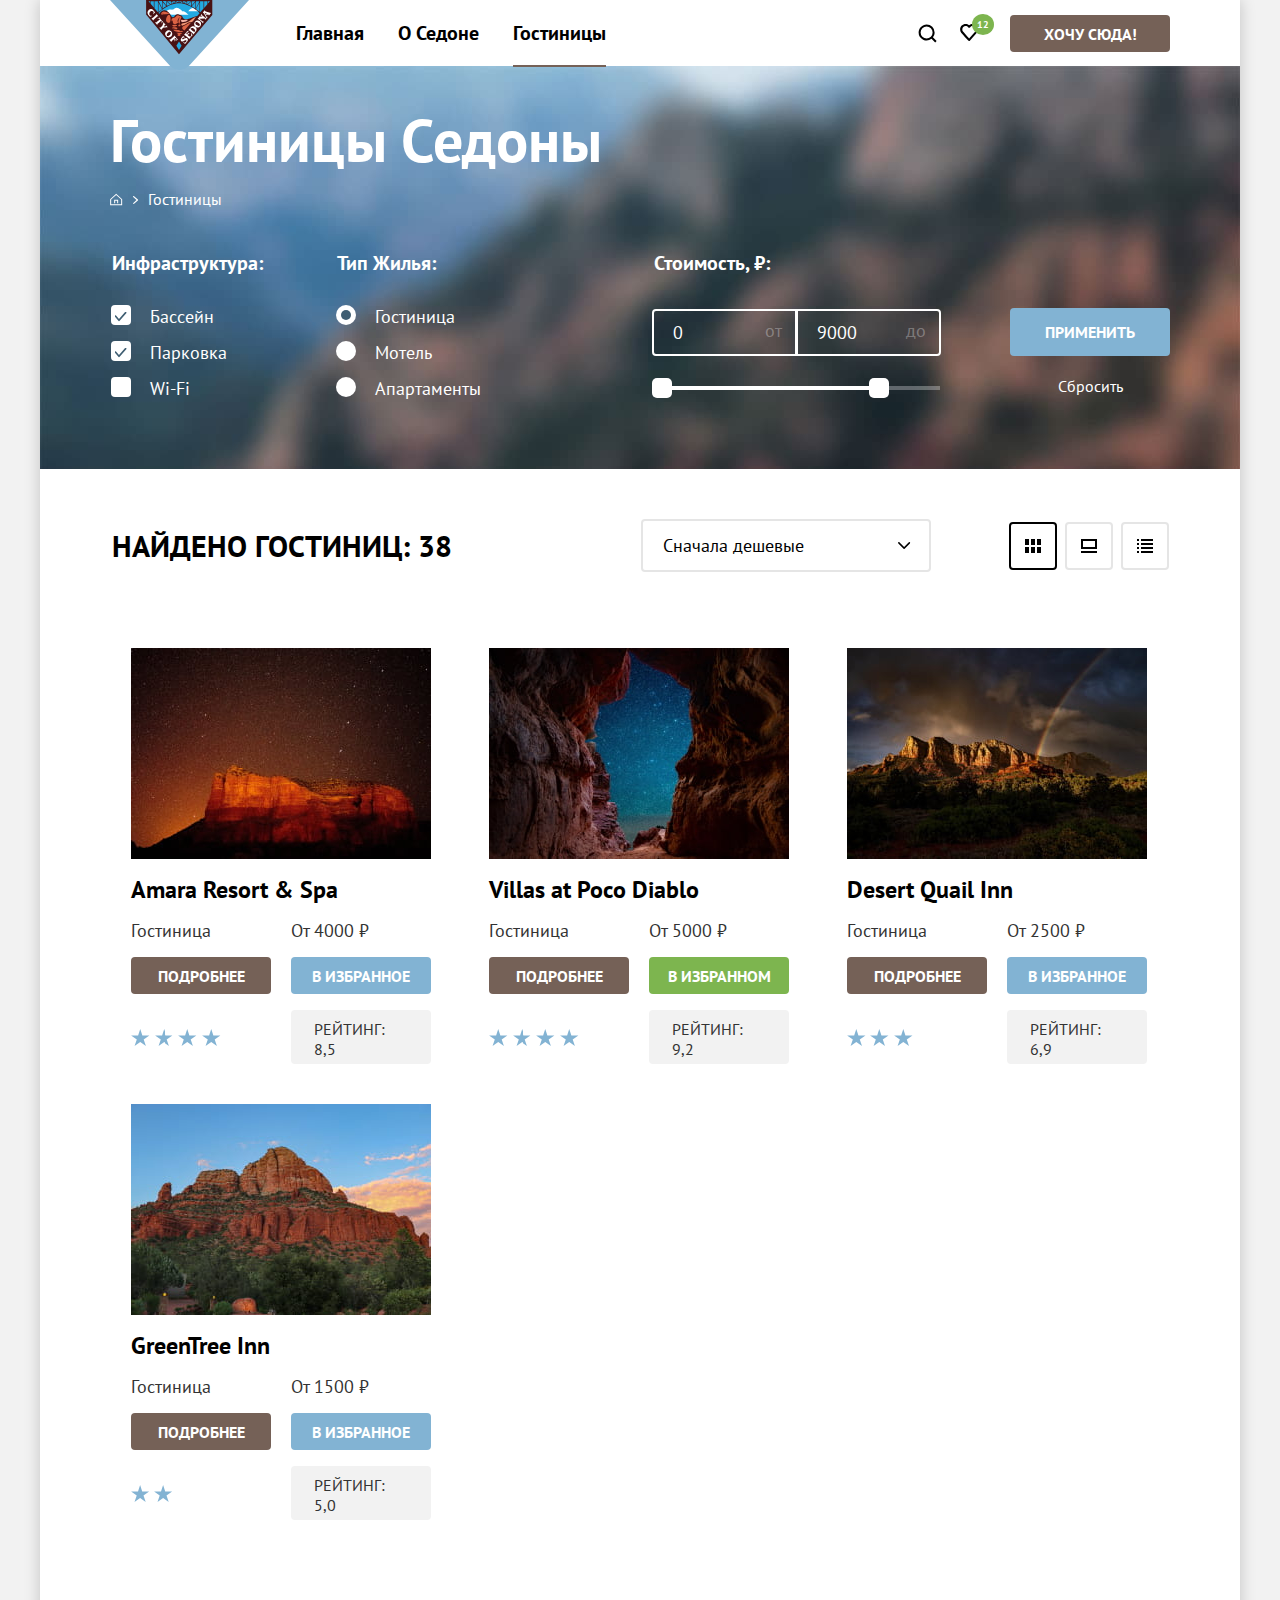
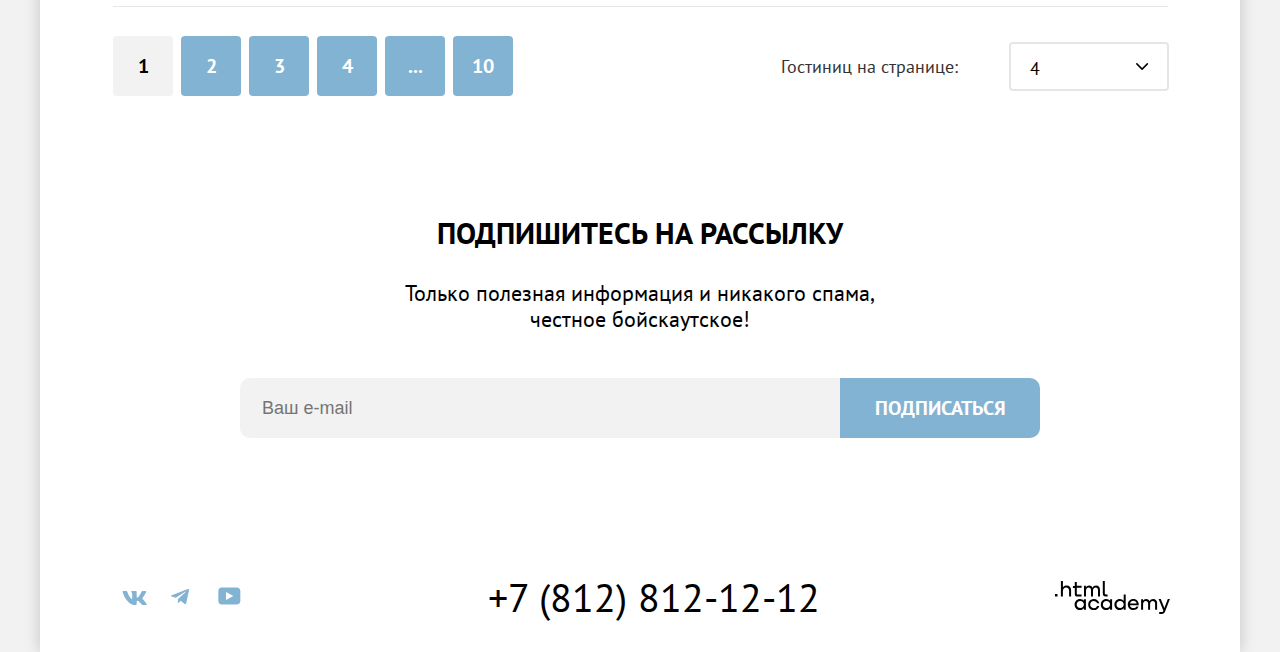
<file: catalog.html>
<!DOCTYPE html>
<html lang="ru">

  <head>
    <meta charset="UTF-8">
    <title>Каталог гостиниц</title>
    <link rel="stylesheet" href="styles/styles.css">
    <link rel="icon" href="favicon.ico">
    <link rel="icon" type="image/png" sizes="32x32" href="images/favicon.png">
  </head>

  <body>
    <div class="main-container  page-container">
      <header class="page-header">
        <nav class="navigation">
          <a class="navigation-logo" href="index.html">
            <img class="page-header-logo" src="images/header-logo.svg" width="139" height="70" alt="Логотип Седона.">
          </a>

          <ul class="navigation-list">
            <li class="navigation-item">
              <a class="navigation-link" href="index.html">Главная</a>
            </li>
            <li class="navigation-item">
              <a class="navigation-link" href="about.html">О Седоне</a>
            </li>
            <li class="navigation-item">
              <a class="navigation-link navigation-link-current" href="catalog.html">Гостиницы</a>
            </li>
          </ul>

          <ul class="navigation-list navigation-user">
            <li class="navigation-item">
              <a class="navigation-link" href="#">
                <svg class="navigation-icon" aria-hidden="true" focusable="false" width="19" height="19"
                  viewBox="0 0 19 19" xmlns="http://www.w3.org/2000/svg">
                  <path
                    d="m18.61 17-3.7-3.67c1-1.3 1.7-2.98 1.7-4.87a8 8 0 0 0-8-7.96c-4.4 0-8 3.68-8 8.06a8 8 0 0 0 12.9 6.26l3.7 3.68 1.4-1.5Zm-10-2.48a6 6 0 0 1-6-5.96 6 6 0 0 1 12 0 6 6 0 0 1-6 5.96Z" />
                </svg>
                <span class="visually-hidden">Поиск</span>
              </a>
            </li>
            <li class="navigation-item">
              <a class="navigation-link favorites" href="#">
                <svg class="navigation-icon" aria-hidden="true" focusable="false" width="19" height="17"
                  viewBox="0 0 19 17" xmlns="http://www.w3.org/2000/svg">
                  <path
                    d="M9.014 17c-.3 0-.6-.1-.8-.4-5.4-6.1-6.7-7.5-7-7.9-.7-.9-1.1-2.1-1.1-3.3 0-3 2.4-5.4 5.5-5.4 1.3 0 2.5.5 3.5 1.3 1-.8 2.3-1.3 3.5-1.3 3 0 5.5 2.4 5.5 5.4 0 1.3-.5 2.5-1.3 3.4l-7 7.9c-.2.2-.4.3-.8.3Zm-6-9.5c.3.4 3.5 4 6.1 6.9l6.2-7c.5-.5.7-1.2.7-2 0-1.8-1.5-3.3-3.3-3.3-1 0-2 .5-2.7 1.3-.3.3-.6.4-.9.4-.3 0-.6-.2-.8-.4-.7-.8-1.7-1.3-2.7-1.3-1.8 0-3.3 1.5-3.3 3.3-.1.9.3 1.6.7 2.1-.1 0-.1 0 0 0Z" />
                </svg>
                <span class="count-favorites">12</span>
                <span class="visually-hidden">Избранное</span>
              </a>
            </li>
            <li class="navigation-item">
              <a class="button button-small button-small-header" href="#">Хочу сюда!</a>
            </li>
          </ul>
        </nav>
      </header>

      <main class="main-container main-inner">
        <div class="filter-container">
          <header class="inner-header">
            <h1 class="inner-header-title">Гостиницы Седоны</h1>
            <ul class="breadcrumbs">
              <li class="breadcrumbs-item">
                <a class="breadcrumbs-link" href="index.html">
                  <svg class="breadcrumbs-icon" width="13" height="13" viewBox="0 0 13 13"
                    xmlns="http://www.w3.org/2000/svg">
                    <path fill-rule="evenodd" clip-rule="evenodd"
                      d="m.16 6.15 6-5.5 6 5.5v6.2h-12v-6.2Zm1 .4v4.8h10v-4.8l-5-4.5-5 4.5Zm4 3.8h-1v-3.5h4v3.5h-1v-2.5h-2v2.5Z" />
                  </svg>
                  <span class="visually-hidden">Главная</span>
                </a>
              </li>
              <li class="breadcrumbs-item">
                <a class="breadcrumbs-link">Гостиницы</a>
              </li>
            </ul>
          </header>

          <section class="catalog-hotels">
            <h2 class="visually-hidden" hidden>Каталог гостиниц с фильтрами</h2>
            <form class="catalog-filter" action="https://echo.htmlacademy.ru/" method="get">
              <fieldset class="catalog-filter-group">
                <legend class="catalog-filter-title">Инфраструктура:</legend>
                <ul class="catalog-filter-list">
                  <li class="catalog-filter-item">
                    <label class="control">
                      <input class="visually-hidden control-input" type="checkbox" name="pool" checked>
                      <span class="control-mark"></span>
                      Бассейн
                    </label>
                  </li>
                  <li class="catalog-filter-item">
                    <label class="control">
                      <input class="visually-hidden control-input" type="checkbox" name="parking" checked>
                      <span class="control-mark"></span>
                      Парковка
                    </label>
                  </li>
                  <li class="catalog-filter-item">
                    <label class="control">
                      <input class="visually-hidden control-input" type="checkbox" name="wi-fi">
                      <span class="control-mark"></span>
                      Wi-Fi
                    </label>
                  </li>
                </ul>
              </fieldset>

              <fieldset class="catalog-filter-group">
                <legend class="catalog-filter-title">Тип жилья:</legend>
                <ul class="catalog-filter-list">
                  <li class="catalog-filter-item">
                    <label class="control">
                      <input class="visually-hidden control-input" type="radio" name="housing-group" value="hotel"
                        checked>
                      <span class="control-mark"></span>
                      Гостиница
                    </label>
                  </li>
                  <li class="catalog-filter-item">
                    <label class="control">
                      <input class="visually-hidden control-input" type="radio" name="housing-group" value="motel">
                      <span class="control-mark"></span>
                      Мотель
                    </label>
                  </li>
                  <li class="catalog-filter-item">
                    <label class="control">
                      <input class="visually-hidden control-input" type="radio" name="housing-group" value="apartments">
                      <span class="control-mark"></span>
                      Апартаменты
                    </label>
                  </li>
                </ul>
              </fieldset>


              <fieldset class="catalog-filter-group catalog-filter-group-right">
                <legend class="catalog-filter-title">Стоимость, ₽:</legend>
                <div class="range">

                  <div class="range-wrapper-inputs">
                    <div class="range-input-section">
                      <input class="range-input" type="number" value="0" name="min-price" id="min-price">
                      <label class="catalog-filter-label" for="min-price">
                        от
                      </label>

                    </div>
                    <div class="range-input-section">
                      <input class="range-input" type="number" value="9000" name="max-price">
                      <label class="catalog-filter-label">
                        до
                      </label>
                    </div>
                  </div>

                  <div class="range-scale">
                    <div class="range-bar" style="left: 10px; width: 217px">
                      <button class="range-toggle toggle-min" type="button">
                        <span class="visually-hidden">Изменить минимальную цену.</span>
                      </button>
                      <button class="range-toggle toggle-max" type="button">
                        <span class="visually-hidden">Изменить максимальную цену.</span>
                      </button>
                    </div>
                  </div>

                </div>
              </fieldset>

              <div class="buttons">
                <button class="button button-submit" type="submit">Применить</button>
                <button class="button-reset" type="reset">Сбросить</button>
              </div>
            </form>
          </section>
        </div>

        <div class="sorting-container">
          <div class="search-result-number">Найдено гостиниц: 38</div>

          <select class="select-control" aria-label="Сортировка">
            <option value="cheap">Сначала дешевые</option>
            <option value="expensive">Сначала дорогие</option>
            <option value="popular">Сначала популярные</option>
          </select>

          <a class="button-light button-current" href="#">
            <svg class="select-icon" width="16" height="14" viewBox="0 0 16 14" xmlns="http://www.w3.org/2000/svg">
              <path d="M4 0H0v6h4V0ZM16 0h-4v6h4V0ZM10 0H6v6h4V0ZM4 8H0v6h4V8ZM16 8h-4v6h4V8ZM10 8H6v6h4V8Z" />
            </svg>
            <span class="visually-hidden">Показать каротчки</span>
          </a>
          <a class="button-light" href="#">
            <svg class="select-icon" width="16" height="14" viewBox="0 0 16 14" xmlns="http://www.w3.org/2000/svg">
              <path d="M16 12H0v2h16v-2ZM14 2v6H2V2h12Zm2-2H0v10h16V0Z" />
            </svg>
            <span class="visually-hidden">Показать по одной карточке</span>
          </a>
          <a class="button-light" href="#">
            <svg class="select-icon" width="16" height="14" viewBox="0 0 16 14" xmlns="http://www.w3.org/2000/svg">
              <path
                d="M2 0H0v2h2V0ZM16 0H4v2h12V0ZM2 4H0v2h2V4ZM16 4H4v2h12V4ZM2 8H0v2h2V8ZM16 8H4v2h12V8ZM2 12H0v2h2v-2ZM16 12H4v2h12v-2Z" />
            </svg>
            <span class="visually-hidden">Показать список</span>
          </a>
        </div>

        <ul class="hotel-card-list">
          <li class="hotel-card-item">
            <a class="product-card-link" href="#">
              <img class="product-card-image" src="images/hotel-1.jpg" width="300" height="211"
                alt="Отель Amara Resort & Spa.">
              <h3 class="product-card-title">Amara Resort & Spa</h3>
            </a>
            <span class="card-housing-type">Гостиница</span>
            <span class="card-housing-type">От 4000 ₽</span>
            <a class="button button-small" href="#">подробнее</a>
            <a class="button button-like" href="#">в избранное</a>
            <span class="stars-4"></span>
            <span class="rating">Рейтинг: 8,5</span>
          </li>
          <li class="hotel-card-item">
            <a class="product-card-link" href="#">
              <img class="product-card-image" src="images/hotel-2.jpg" width="300" height="211"
                alt="Отель Villas at Poco Diablo.">
              <h3 class="product-card-title">Villas at Poco Diablo</h3>
            </a>
            <span class="card-housing-type">Гостиница</span>
            <span class="card-housing-type">От 5000 ₽</span>
            <a class="button button-small" href="#">подробнее</a>
            <a class="button button-liked" href="#">в избранном</a>
            <span class="stars-4"></span>
            <span class="rating">Рейтинг: 9,2</span>
          </li>
          <li class="hotel-card-item">
            <a class="product-card-link" href="#">
              <img class="product-card-image" src="images/hotel-3.jpg" width="300" height="211"
                alt="Отель Desert Quail Inn.">
              <h3 class="product-card-title">Desert Quail Inn</h3>
            </a>
            <span class="card-housing-type">Гостиница</span>
            <span class="card-housing-type">От 2500 ₽</span>
            <a class="button button-small" href="#">подробнее</a>
            <a class="button button-like" href="#">в избранное</a>
            <span class="stars-3"></span>
            <span class="rating">Рейтинг: 6,9</span>
          </li>
          <li class="hotel-card-item">
            <a class="product-card-link" href="#">
              <img class="product-card-image" src="images/hotel-4.jpg" width="300" height="211"
                alt="Отель GreenTree Inn">
              <h3 class="product-card-title">GreenTree Inn</h3>
            </a>
            <span class="card-housing-type">Гостиница</span>
            <span class="card-housing-type">От 1500 ₽</span>
            <a class="button button-small" href="#">подробнее</a>
            <a class="button button-like" href="#">в избранное</a>
            <span class="stars-2"></span>
            <span class="rating">Рейтинг: 5,0</span>
          </li>
        </ul>

        <div class="pagination">
          <ul class="pagination-list">
            <li class="pagination-item">
              <a class="pagination-link pagination-current" href="#">1</a>
            </li>
            <li class="pagination-item">
              <a class="pagination-link" href="#">2</a>
            </li>
            <li class="pagination-item">
              <a class="pagination-link" href="#">3</a>
            </li>
            <li class="pagination-item">
              <a class="pagination-link" href="#">4</a>
            </li>
            <li class="pagination-item">
              <a class="pagination-link" href="#">...</a>
            </li>
            <li class="pagination-item">
              <a class="pagination-link" href="#">10</a>
            </li>
          </ul>

          <span class="hotel-counter">Гостиниц на странице:</span>

          <select class=" select-control select-hotels-display">
            <option value="4">4</option>
            <option value="6">6</option>
            <option value="8">8</option>
            <option value="10">10</option>
          </select>
        </div>
      </main>

      <footer class="page-footer">
        <section class="newsletter catalog-newsletter">
          <h2 class="section-title newsletter-title">Подпишитесь на рассылку</h2>
          <p class="section-info newsletter-info">Только полезная информация и никакого спама, честное бойскаутское!</p>
          <form class="newsletter-form" action="https://echo.htmlacademy.ru/" method="post">
            <label for="newsletter-email" class="visually-hidden">Email</label>
            <input class="field" placeholder="Ваш e-mail" type="email" name="newsletter-email" id="newsletter-email"
              required>
            <button class="button newsletter-button" type="submit">Подписаться</button>
          </form>
        </section>

        <div class="footer-container">
          <section class="footer-socials">
            <h2 class="visually-hidden">Социальные сети</h2>
            <ul class="footer-socials-list">
              <li class="footer-socials-item">
                <a class="socials-icon" href="https://vk.com/htmlacademy">
                  <svg aria-hidden="true" focusable="false" width="25" height="14" viewBox="0 0 25 14"
                    xmlns="http://www.w3.org/2000/svg">
                    <path fill-rule="evenodd" clip-rule="evenodd"
                      d="M24.12.95c.16-.55 0-.95-.8-.95H20.7c-.67 0-.98.35-1.15.73 0 0-1.33 3.2-3.22 5.27-.61.6-.9.8-1.23.8-.16 0-.41-.2-.41-.74V.95c0-.66-.19-.95-.74-.95H9.82c-.42 0-.67.3-.67.6 0 .61.95.76 1.04 2.5v3.8c0 .84-.15.99-.48.99-.9 0-3.06-3.21-4.34-6.89-.25-.71-.5-1-1.18-1H1.57c-.75 0-.9.35-.9.73 0 .68.89 4.07 4.14 8.55 2.17 3.06 5.23 4.72 8 4.72 1.68 0 1.88-.37 1.88-1v-2.32c0-.73.16-.88.7-.88.38 0 1.05.2 2.6 1.67 1.79 1.75 2.08 2.53 3.08 2.53h2.63c.75 0 1.12-.37.9-1.1-.23-.72-1.08-1.77-2.2-3.02-.62-.7-1.54-1.47-1.82-1.86-.39-.49-.28-.7 0-1.14 0 0 3.2-4.43 3.54-5.93Z" />
                  </svg>
                  <span class="visually-hidden">Vkontakte</span>
                </a>
              </li>
              <li class="footer-socials-item">
                <a class="socials-icon" href="https://t.me/htmlacademy">
                  <svg aria-hidden="true" focusable="false" width="18" height="16" viewBox="0 0 18 16"
                    xmlns="http://www.w3.org/2000/svg">
                    <path
                      d="M16.79.1.84 6.25c-1.09.43-1.08 1.04-.2 1.31l4.1 1.28 9.47-5.98c.44-.27.85-.12.52.18L7.05 9.96l-.28 4.22c.41 0 .6-.19.83-.41l1.99-1.93 4.13 3.05c.77.42 1.31.2 1.5-.7l2.72-12.8c.28-1.12-.43-1.62-1.16-1.3Z" />
                  </svg>
                  <span class="visually-hidden">Telegram</span>
                </a>
              </li>
              <li class="footer-socials-item">
                <a class="socials-icon" href="https://www.youtube.com/user/htmlacademyru">
                  <svg aria-hidden="true" focusable="false" width="23" height="18" viewBox="0 0 23 18"
                    xmlns="http://www.w3.org/2000/svg">
                    <path
                      d="M18.94.5H3.51C1.65.5.33 2.1.33 3.9V14c0 1.9 1.32 3.5 3.18 3.5h15.65c1.64 0 3.17-1.6 3.17-3.4V3.9C22.11 2.1 20.8.5 18.94.5ZM7.99 13.04V4.96L15.33 9l-7.34 4.04Z" />
                  </svg>
                  <span class="visually-hidden">Youtube</span>
                </a>
              </li>
            </ul>
          </section>

          <section class="contacts">
            <h2 class="visually-hidden">Контакты</h2>
            <address class="contacts-phone">
              <a class="phone-number" href="tel:88128121212">+7 (812) 812-12-12</a>
            </address>
          </section>

          <section class="html-academy">
            <h2 class="visually-hidden">Сделано в HTML Academy</h2>
            <a class="html-academy-link" href="https://htmlacademy.ru/">
              <svg class="html-academy-logo" width="115" height="34" viewBox="0 0 115 34"
                xmlns="http://www.w3.org/2000/svg">
                <path
                  d="M0 13.9v2.6h2.5v-2.6H0ZM11.6 5.5c-1.6 0-2.8.7-3.6 1.7h-.1V1h-2v15.5h2v-5.3c0-2.1 1.3-3.6 3.3-3.6 1.8 0 2.9 1.4 2.9 3.2v5.7h2v-6.1c.1-3-1.8-4.9-4.5-4.9ZM26.6 5.8h-4.8V2.1h-2v3.8h-1.9v2h1.9v6c0 1.7 1 2.7 2.7 2.7h4.1v-2h-3.7c-.7 0-1.1-.4-1.1-1.1V7.8h4.8v-2ZM41.1 5.6c-1.6 0-2.9.8-3.5 2.1h-.1c-.6-1.2-1.8-2.1-3.4-2.1-1.4 0-2.5.8-3.1 1.8h-.1V5.8H29v10.6h2V11c0-2 1-3.5 2.6-3.5 1.5 0 2.4 1 2.4 2.6v6.3h2v-5.6c0-2.4 1.4-3.3 2.6-3.3 1.5 0 2.4 1 2.4 2.6v6.3h2V9.9c.1-2.5-1.4-4.3-3.9-4.3ZM47.8 13.7c0 1.7 1 2.7 2.8 2.7h2v-2h-1.7c-.7 0-1.1-.4-1.1-1.1V1h-2v12.7ZM28.9 20.7c-.9-1.1-2.2-1.8-3.9-1.8-3.1 0-5.4 2.3-5.4 5.6s2.3 5.6 5.4 5.6c1.8 0 3-.8 3.8-1.9h.1v1.6h2V19.2h-2v1.5Zm-3.6 7.4c-2.2 0-3.6-1.6-3.6-3.6s1.4-3.6 3.6-3.6 3.6 1.6 3.6 3.6c0 1.9-1.4 3.6-3.6 3.6ZM44.2 23c-.5-2.4-2.6-4.1-5.4-4.1a5.4 5.4 0 0 0-5.6 5.6c0 3.1 2.2 5.6 5.6 5.6 2.8 0 4.9-1.8 5.4-4.2h-2.1a3.4 3.4 0 0 1-3.3 2.3c-2.2 0-3.6-1.6-3.6-3.6s1.4-3.6 3.6-3.6c1.6 0 2.8 1 3.3 2.2h2.1V23ZM55.1 20.7c-.9-1.1-2.2-1.8-3.9-1.8-3.1 0-5.4 2.3-5.4 5.6s2.3 5.6 5.4 5.6c1.8 0 3-.8 3.8-1.9h.1v1.6h2V19.2h-2v1.5Zm-3.6 7.4c-2.2 0-3.6-1.6-3.6-3.6s1.4-3.6 3.6-3.6 3.6 1.6 3.6 3.6c0 1.9-1.5 3.6-3.6 3.6ZM68.7 20.8c-.9-1.1-2.2-1.9-3.9-1.9-3.1 0-5.4 2.3-5.4 5.6s2.2 5.6 5.4 5.6c1.7 0 3-.8 3.8-1.8h.1v1.5h2V14.4h-2v6.4Zm-3.6 7.3c-2.2 0-3.6-1.6-3.6-3.6s1.4-3.6 3.6-3.6 3.6 1.6 3.6 3.6c-.1 2-1.5 3.6-3.6 3.6ZM78.3 18.9c-3.3 0-5.5 2.5-5.5 5.6 0 3 2.1 5.6 5.5 5.6 2.5 0 4.5-1.3 5.2-3.6h-2.1c-.5 1-1.6 1.6-3 1.6-1.9 0-3.3-1.3-3.4-2.9h8.8c.2-3.6-2-6.3-5.5-6.3Zm0 1.9c1.7 0 3 1 3.3 2.6h-6.5c.3-1.5 1.5-2.6 3.2-2.6ZM98.2 18.9c-1.6 0-2.9.8-3.6 2h-.1c-.6-1.2-1.8-2-3.4-2-1.4 0-2.5.7-3.1 1.8v-1.5h-1.9v10.6h2v-5.4c0-2 1-3.4 2.6-3.5 1.5 0 2.4 1 2.4 2.6v6.3h2v-5.6c0-2.4 1.4-3.3 2.6-3.3 1.5 0 2.4 1 2.4 2.6v6.3h2v-6.5c.1-2.6-1.4-4.4-3.9-4.4ZM109.4 28l-3.6-8.9h-2.2l4.8 11.6c-.3.9-.7 1.2-1.7 1.2h-2.5v2h2.5c1.8 0 2.8-.8 3.5-2.6l4.7-12.2h-2.1l-3.4 8.9Z" />
              </svg>
            </a>
          </section>
        </div>
      </footer>
    </div>

  </body>

</html>
</file>
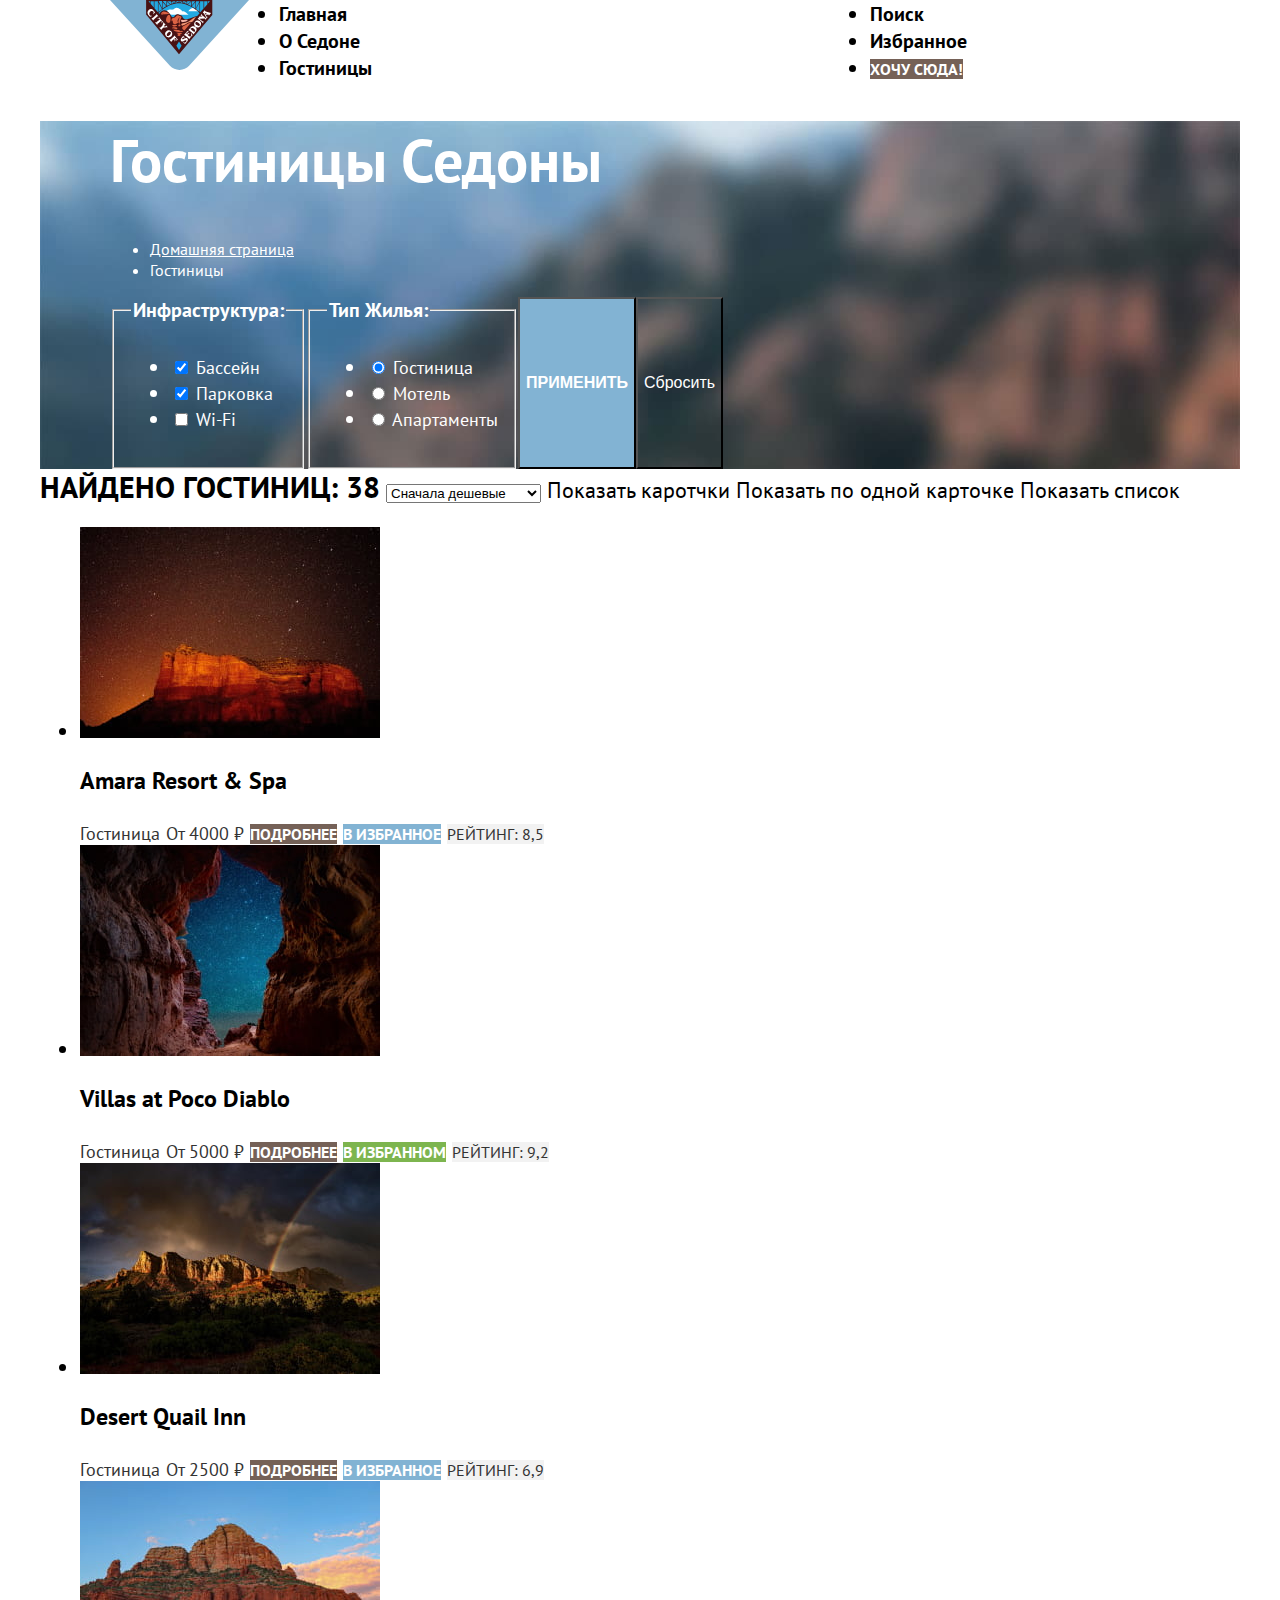
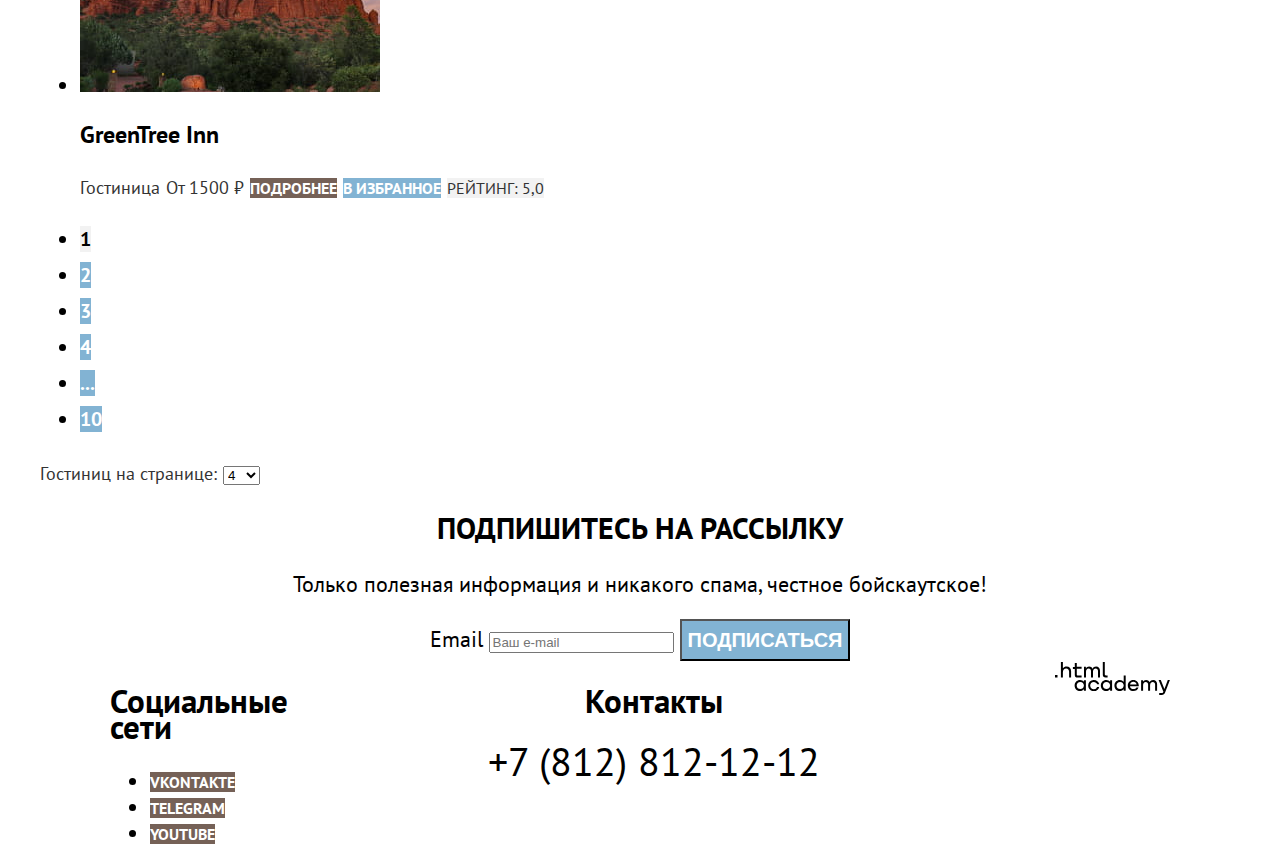
<file: 4/catalog.html>
<!DOCTYPE html>
<html lang="ru">

<head>
  <meta charset="UTF-8">
  <title>Каталог гостиниц</title>
  <link rel="stylesheet" href="styles/styles.css">
  <base href="https://htmlacademy-htmlcss.github.io/1056375-sedona-34/4/">
</head>

<body>
  <div class="page-container">
    <header class="page-header">
      <nav class="navigation">
        <a class="navigation-logo" href="index.html">
          <img class="page-header-logo" src="images/header-logo.svg" width="139" height="70" alt="Логотип Седона.">
        </a>

        <ul class="navigation-list">
          <li class="navigation-item">
            <a class="navigation-link" href="index.html">Главная</a>
          </li>
          <li class="navigation-item">
            <a class="navigation-link" href="about.html">О Седоне</a>
          </li>
          <li class="navigation-item">
            <a class="navigation-link navigation-link-current" href="catalog.html">Гостиницы</a>
          </li>
        </ul>

        <ul class="navigation-list navigation-user">
          <li class="navigation-item">
            <a class="navigation-link" href="#">
              <span class="visually-hidden">Поиск</span>
            </a>
          </li>
          <li class="navigation-item">
            <a class="navigation-link" href="#">
              <span class="visually-hidden">Избранное</span>
            </a>
          </li>
          <li class="navigation-item">
            <a class="button" href="#">Хочу сюда!</a>
          </li>
        </ul>
      </nav>
    </header>

    <main class="main-container main-inner">
      <div class="sorting-container">
        <header class="inner-header">
          <h1 class="inner-header-title">Гостиницы Седоны</h1>
          <ul class="breadcrumbs">
            <li class="breadcrumbs-item">
              <a class="breadcrumbs-link" href="index.html">
                <span class="visually-hidden">Домашняя страница</span>
              </a>
            </li>
            <li class="breadcrumbs-item">
              <a class="breadcrumbs-link">Гостиницы</a>
            </li>
          </ul>
        </header>

        <section class="catalog-hotels">
          <h2 class="visually-hidden" hidden>Каталог гостиниц с фильтрами</h2>
          <form class="catalog-filter" action="https://echo.htmlacademy.ru/" method="get">
            <fieldset class="catalog-filter-group">
              <legend class="catalog-filter-title">Инфраструктура:</legend>
              <ul class="catalog-filter-list">
                <li class="catalog-filter-item">
                  <label class="control">
                    <input class="control-input" type="checkbox" name="pool" checked>
                    Бассейн
                  </label>
                </li>
                <li class="catalog-filter-item">
                  <label class="control">
                    <input class="control-input" type="checkbox" name="parking" checked>
                    Парковка
                  </label>
                </li>
                <li class="catalog-filter-item">
                  <label class="control">
                    <input class="control-input" type="checkbox" name="wi-fi">
                    Wi-Fi
                  </label>
                </li>
              </ul>
            </fieldset>

            <fieldset class="catalog-filter-group">
              <legend class="catalog-filter-title">Тип жилья:</legend>
              <ul class="catalog-filter-list">
                <li class="catalog-filter-item">
                  <label class="control">
                    <input class="control-input" type="radio" name="housing-group" value="hotel" checked>
                    Гостиница
                  </label>
                </li>
                <li class="catalog-filter-item">
                  <label class="control">
                    <input class="control-input" type="radio" name="housing-group" value="motel">
                    Мотель
                  </label>
                </li>
                <li class="catalog-filter-item">
                  <label class="control">
                    <input class="control-input" type="radio" name="housing-group" value="apartments">
                    Апартаменты
                  </label>
                </li>
              </ul>
            </fieldset>
            <button class="button button-submit" type="submit">Применить</button>
            <button class="button button-reset" type="reset">Сбросить</button>
          </form>
        </section>
      </div>

      <span class="search-result-number">Найдено гостиниц: 38</span>

      <select class="select-control" aria-label="Сортировка">
        <option value="cheap">Сначала дешевые</option>
        <option value="expensive">Сначала дорогие</option>
        <option value="popular">Сначала популярные</option>
      </select>

      <a class="button-light button-current" href="#">
        <span class="visually-hidden">Показать каротчки</span>
      </a>
      <a class="button-light" href="#">
        <span class="visually-hidden">Показать по одной карточке</span>
      </a>
      <a class="button-light" href="#">
        <span class="visually-hidden">Показать список</span>
      </a>

      <ul class="hotel-card-list">
        <li class="hotel-card-item">
          <a class="product-card-link" href="#">
            <img class="product-card-image" src="images/hotel-1.jpg" width="300" height="211" alt="">
            <h3 class="product-card-title">Amara Resort & Spa</h3>
          </a>
          <span class="card-housing-type">Гостиница</span>
          <span class="card-housing-type">От 4000 ₽</span>
          <a class="button product-card-button-details" href="#">подробнее</a>
          <a class="button card-button-favorite" href="#">в избранное</a>
          <span class="rating">Рейтинг: 8,5</span>
        </li>
        <li class="hotel-card-item">
          <a class="product-card-link" href="#">
            <img class="product-card-image" src="images/hotel-2.jpg" width="300" height="211" alt="">
            <h3 class="product-card-title">Villas at Poco Diablo</h3>
          </a>
          <span class="card-housing-type">Гостиница</span>
          <span class="card-housing-type">От 5000 ₽</span>
          <a class="button product-card-button-details" href="#">подробнее</a>
          <a class="button favorite-checked" href="#">в избранном</a>
          <span class="rating">Рейтинг: 9,2</span>
        </li>
        <li class="hotel-card-item">
          <a class="product-card-link" href="#">
            <img class="product-card-image" src="images/hotel-3.jpg" width="300" height="211" alt="">
            <h3 class="product-card-title">Desert Quail Inn</h3>
          </a>
          <span class="card-housing-type">Гостиница</span>
          <span class="card-housing-type">От 2500 ₽</span>
          <a class="button product-card-button-details" href="#">подробнее</a>
          <a class="button card-button-favorite" href="#">в избранное</a>
          <span class="rating">Рейтинг: 6,9</span>
        </li>
        <li class="hotel-card-item">
          <a class="product-card-link" href="#">
            <img class="product-card-image" src="images/hotel-4.jpg" width="300" height="211" alt="">
            <h3 class="product-card-title">GreenTree Inn</h3>
          </a>
          <span class="card-housing-type">Гостиница</span>
          <span class="card-housing-type">От 1500 ₽</span>
          <a class="button product-card-button-details" href="#">подробнее</a>
          <a class="button card-button-favorite" href="#">в избранное</a>
          <span class="rating">Рейтинг: 5,0</span>
        </li>
      </ul>

      <ul class="pagination">
        <li class="pagination-item">
          <a class="pagination-link pagination-current" href="#">1</a>
        </li>
        <li class="pagination-item">
          <a class="pagination-link" href="#">2</a>
        </li>
        <li class="pagination-item">
          <a class="pagination-link" href="#">3</a>
        </li>
        <li class="pagination-item">
          <a class="pagination-link" href="#">4</a>
        </li>
        <li class="pagination-item">
          <a class="pagination-link" href="#">...</a>
        </li>
        <li class="pagination-item">
          <a class="pagination-link" href="#">10</a>
        </li>
      </ul>

      <span class="hotel-counter">Гостиниц на странице:</span>

      <select class="select-hotels-display">
        <option value="4">4</option>
        <option value="6">6</option>
        <option value="8">8</option>
        <option value="10">10</option>
      </select>
    </main>

    <footer class="page-footer">
      <section class="catalog-newsletter">
        <h2 class="section-title newsletter-title">Подпишитесь на рассылку</h2>
        <p class="section-info newsletter-info">Только полезная информация и никакого спама, честное бойскаутское!</p>
        <form class="newsletter-form" action="https://echo.htmlacademy.ru/" method="post">
          <label for="newsletter-email">Email</label>
          <input class="field" placeholder="Ваш e-mail" type="email" name="newsletter-email" id="newsletter-email"
            required>
          <button class="button newsletter-button" type="submit">Подписаться</button>
        </form>
      </section>

      <div class="footer-container">
        <section class="footer-socials">
          <h2 class="visually-hidden">Социальные сети</h2>
          <ul class="footer-socials-list">
            <li class="footer-socials-item">
              <a class="button" href="https://vk.com/htmlacademy">
                <span class="visually-hidden">Vkontakte</span>
              </a>
            </li>
            <li class="footer-socials-item">
              <a class="button" href="https://t.me/htmlacademy">
                <span class="visually-hidden">Telegram</span>
              </a>
            </li>
            <li class="footer-socials-item">
              <a class="button" href="https://www.youtube.com/user/htmlacademyru">
                <span class="visually-hidden">Youtube</span>
              </a>
            </li>
          </ul>
        </section>

        <section class="contacts">
          <h2 class="visually-hidden">Контакты</h2>
          <address class="contacts-phone">
            <a class="phone-number" href="tel:88128121212">+7 (812) 812-12-12</a>
          </address>
        </section>

        <section class="html-academy">
          <a class="html-academy-link" href="https://htmlacademy.ru/">
            <img src="images/icons/logo-htmlacademy.svg" width="115" height="34" alt="html Академия.">
          </a>
        </section>
      </div>
    </footer>
  </div>

</body>

</html>
</file>
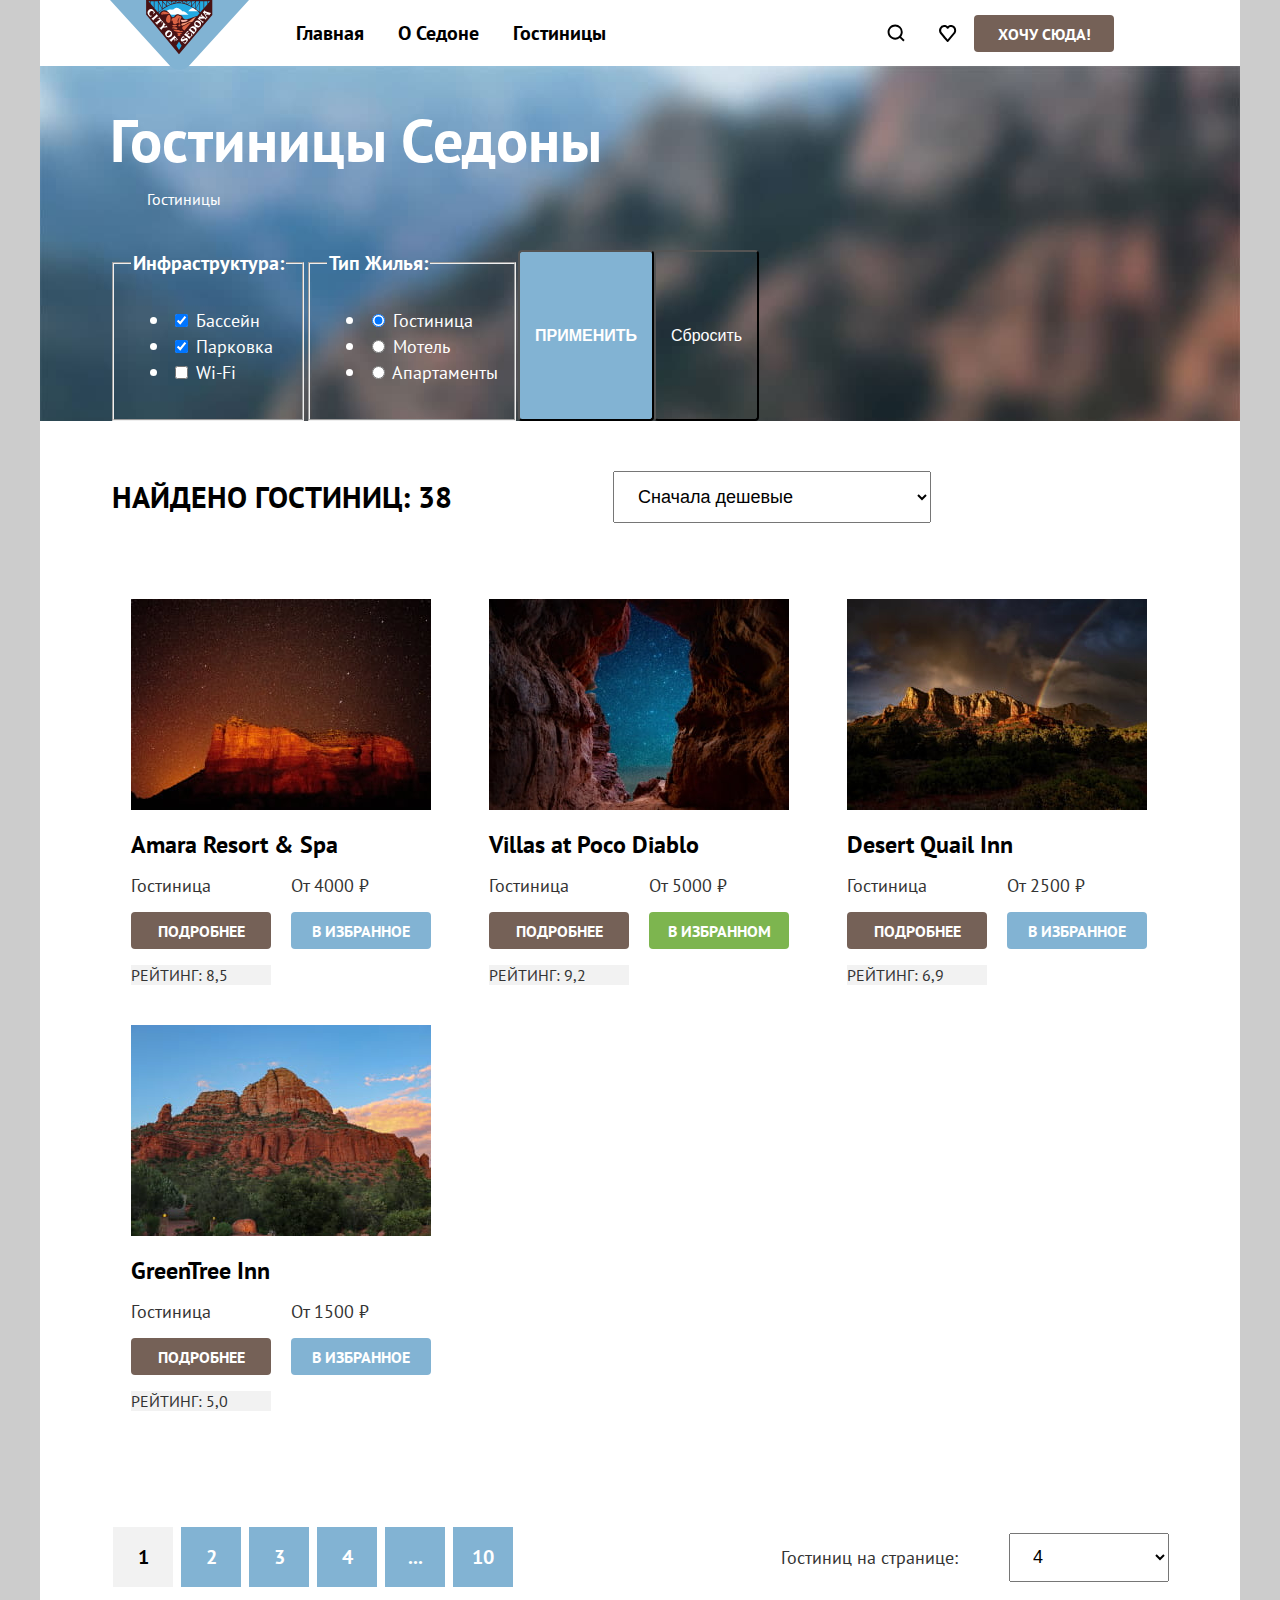
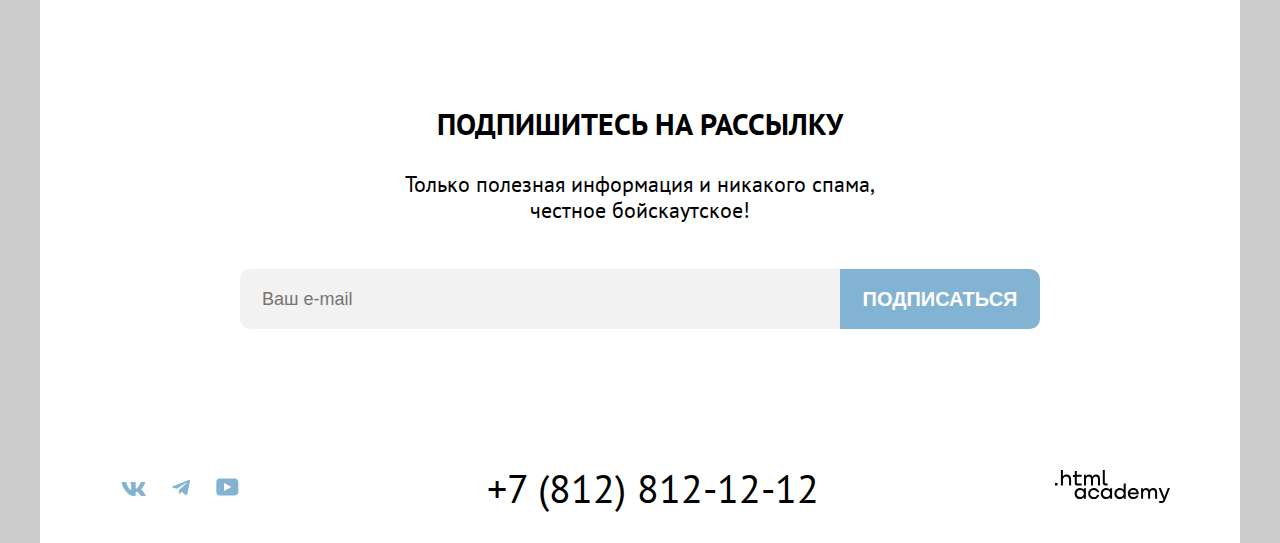
<file: 5/catalog.html>
<!DOCTYPE html>
<html lang="ru">

<head>
  <meta charset="UTF-8">
  <title>Каталог гостиниц</title>
  <link rel="stylesheet" href="styles/styles.css">
  <base href="https://htmlacademy-htmlcss.github.io/1056375-sedona-34/5/">
</head>

<body>
  <div class="page-container">
    <header class="page-header">
      <nav class="navigation">
        <a class="navigation-logo" href="index.html">
          <img class="page-header-logo" src="images/header-logo.svg" width="139" height="70" alt="Логотип Седона.">
        </a>

        <ul class="navigation-list">
          <li class="navigation-item">
            <a class="navigation-link" href="index.html">Главная</a>
          </li>
          <li class="navigation-item">
            <a class="navigation-link" href="about.html">О Седоне</a>
          </li>
          <li class="navigation-item">
            <a class="navigation-link navigation-link-current" href="catalog.html">Гостиницы</a>
          </li>
        </ul>

        <ul class="navigation-list navigation-user">
          <li class="navigation-item">
            <a class="navigation-link" href="#">
              <span class="visually-hidden">Поиск</span>
            </a>
          </li>
          <li class="navigation-item">
            <a class="navigation-link" href="#">
              <span class="visually-hidden">Избранное</span>
            </a>
          </li>
          <li class="navigation-item">
            <a class="button button-small" href="#">Хочу сюда!</a>
          </li>
        </ul>
      </nav>
    </header>

    <main class="main-container main-inner">
      <div class="filter-container">
        <header class="inner-header">
          <h1 class="inner-header-title">Гостиницы Седоны</h1>
          <ul class="breadcrumbs">
            <li class="breadcrumbs-item">
              <a class="breadcrumbs-link" href="index.html">
                <span class="visually-hidden">Главная</span>
              </a>
            </li>
            <li class="breadcrumbs-item">
              <a class="breadcrumbs-link">Гостиницы</a>
            </li>
          </ul>
        </header>

        <section class="catalog-hotels">
          <h2 class="visually-hidden" hidden>Каталог гостиниц с фильтрами</h2>
          <form class="catalog-filter" action="https://echo.htmlacademy.ru/" method="get">
            <fieldset class="catalog-filter-group">
              <legend class="catalog-filter-title">Инфраструктура:</legend>
              <ul class="catalog-filter-list">
                <li class="catalog-filter-item">
                  <label class="control">
                    <input class="control-input" type="checkbox" name="pool" checked>
                    Бассейн
                  </label>
                </li>
                <li class="catalog-filter-item">
                  <label class="control">
                    <input class="control-input" type="checkbox" name="parking" checked>
                    Парковка
                  </label>
                </li>
                <li class="catalog-filter-item">
                  <label class="control">
                    <input class="control-input" type="checkbox" name="wi-fi">
                    Wi-Fi
                  </label>
                </li>
              </ul>
            </fieldset>

            <fieldset class="catalog-filter-group">
              <legend class="catalog-filter-title">Тип жилья:</legend>
              <ul class="catalog-filter-list">
                <li class="catalog-filter-item">
                  <label class="control">
                    <input class="control-input" type="radio" name="housing-group" value="hotel" checked>
                    Гостиница
                  </label>
                </li>
                <li class="catalog-filter-item">
                  <label class="control">
                    <input class="control-input" type="radio" name="housing-group" value="motel">
                    Мотель
                  </label>
                </li>
                <li class="catalog-filter-item">
                  <label class="control">
                    <input class="control-input" type="radio" name="housing-group" value="apartments">
                    Апартаменты
                  </label>
                </li>
              </ul>
            </fieldset>
            <button class="button button-submit" type="submit">Применить</button>
            <button class="button button-reset" type="reset">Сбросить</button>
          </form>
        </section>
      </div>

      <div class="sorting-container">
        <div class="search-result-number">Найдено гостиниц: 38</div>

        <select class="select-control" aria-label="Сортировка">
          <option value="cheap">Сначала дешевые</option>
          <option value="expensive">Сначала дорогие</option>
          <option value="popular">Сначала популярные</option>
        </select>

        <a class="button-light button-current" href="#">
          <span class="visually-hidden">Показать каротчки</span>
        </a>
        <a class="button-light" href="#">
          <span class="visually-hidden">Показать по одной карточке</span>
        </a>
        <a class="button-light" href="#">
          <span class="visually-hidden">Показать список</span>
        </a>
      </div>

      <ul class="hotel-card-list">
        <li class="hotel-card-item">
          <a class="product-card-link" href="#">
            <img class="product-card-image" src="images/hotel-1.jpg" width="300" height="211" alt="">
            <h3 class="product-card-title">Amara Resort & Spa</h3>
          </a>
          <span class="card-housing-type">Гостиница</span>
          <span class="card-housing-type">От 4000 ₽</span>
          <a class="button button-small button-details" href="#">подробнее</a>
          <a class="button button-small button-like" href="#">в избранное</a>
          <span class="rating">Рейтинг: 8,5</span>
        </li>
        <li class="hotel-card-item">
          <a class="product-card-link" href="#">
            <img class="product-card-image" src="images/hotel-2.jpg" width="300" height="211" alt="">
            <h3 class="product-card-title">Villas at Poco Diablo</h3>
          </a>
          <span class="card-housing-type">Гостиница</span>
          <span class="card-housing-type">От 5000 ₽</span>
          <a class="button button-small button-details" href="#">подробнее</a>
          <a class="button button-small button-liked" href="#">в избранном</a>
          <span class="rating">Рейтинг: 9,2</span>
        </li>
        <li class="hotel-card-item">
          <a class="product-card-link" href="#">
            <img class="product-card-image" src="images/hotel-3.jpg" width="300" height="211" alt="">
            <h3 class="product-card-title">Desert Quail Inn</h3>
          </a>
          <span class="card-housing-type">Гостиница</span>
          <span class="card-housing-type">От 2500 ₽</span>
          <a class="button button-small button-details" href="#">подробнее</a>
          <a class="button button-small button-like" href="#">в избранное</a>
          <span class="rating">Рейтинг: 6,9</span>
        </li>
        <li class="hotel-card-item">
          <a class="product-card-link" href="#">
            <img class="product-card-image" src="images/hotel-4.jpg" width="300" height="211" alt="">
            <h3 class="product-card-title">GreenTree Inn</h3>
          </a>
          <span class="card-housing-type">Гостиница</span>
          <span class="card-housing-type">От 1500 ₽</span>
          <a class="button button-small button-details" href="#">подробнее</a>
          <a class="button button-small button-like" href="#">в избранное</a>
          <span class="rating">Рейтинг: 5,0</span>
        </li>
      </ul>

      <div class="pagination">
        <ul class="pagination-list">
          <li class="pagination-item">
            <a class="pagination-link pagination-current" href="#">1</a>
          </li>
          <li class="pagination-item">
            <a class="pagination-link" href="#">2</a>
          </li>
          <li class="pagination-item">
            <a class="pagination-link" href="#">3</a>
          </li>
          <li class="pagination-item">
            <a class="pagination-link" href="#">4</a>
          </li>
          <li class="pagination-item">
            <a class="pagination-link" href="#">...</a>
          </li>
          <li class="pagination-item">
            <a class="pagination-link" href="#">10</a>
          </li>
        </ul>

        <span class="hotel-counter">Гостиниц на странице:</span>

        <select class="select-hotels-display">
          <option value="4">4</option>
          <option value="6">6</option>
          <option value="8">8</option>
          <option value="10">10</option>
        </select>
      </div>
    </main>

    <footer class="page-footer">
      <section class="newsletter catalog-newsletter">
        <h2 class="section-title newsletter-title">Подпишитесь на рассылку</h2>
        <p class="section-info newsletter-info">Только полезная информация и никакого спама, честное бойскаутское!</p>
        <form class="newsletter-form" action="https://echo.htmlacademy.ru/" method="post">
          <label for="newsletter-email" class="visually-hidden">Email</label>
          <input class="field" placeholder="Ваш e-mail" type="email" name="newsletter-email" id="newsletter-email"
            required>
          <button class="button newsletter-button" type="submit">Подписаться</button>
        </form>
      </section>

      <div class="footer-container">
        <section class="footer-socials">
          <h2 class="visually-hidden">Социальные сети</h2>
          <ul class="footer-socials-list">
            <li class="footer-socials-item">
              <a class="socials-icon" href="https://vk.com/htmlacademy">
                <svg class="socials-icon" aria-hidden="true" focusable="false" width="25" height="14" viewBox="0 0 25 14" fill="none" xmlns="http://www.w3.org/2000/svg">
                  <path fill-rule="evenodd" clip-rule="evenodd" d="M24.12.95c.16-.55 0-.95-.8-.95H20.7c-.67 0-.98.35-1.15.73 0 0-1.33 3.2-3.22 5.27-.61.6-.9.8-1.23.8-.16 0-.41-.2-.41-.74V.95c0-.66-.19-.95-.74-.95H9.82c-.42 0-.67.3-.67.6 0 .61.95.76 1.04 2.5v3.8c0 .84-.15.99-.48.99-.9 0-3.06-3.21-4.34-6.89-.25-.71-.5-1-1.18-1H1.57c-.75 0-.9.35-.9.73 0 .68.89 4.07 4.14 8.55 2.17 3.06 5.23 4.72 8 4.72 1.68 0 1.88-.37 1.88-1v-2.32c0-.73.16-.88.7-.88.38 0 1.05.2 2.6 1.67 1.79 1.75 2.08 2.53 3.08 2.53h2.63c.75 0 1.12-.37.9-1.1-.23-.72-1.08-1.77-2.2-3.02-.62-.7-1.54-1.47-1.82-1.86-.39-.49-.28-.7 0-1.14 0 0 3.2-4.43 3.54-5.93Z" fill="#83B3D3"/></svg>
                <span class="visually-hidden">Vkontakte</span>
              </a>
            </li>
            <li class="footer-socials-item">
              <a class="socials-icon" href="https://t.me/htmlacademy">
                <svg class="socials-icon" aria-hidden="true" focusable="false" width="18" height="16"  fill="none" xmlns="http://www.w3.org/2000/svg">
                  <path d="M16.79.1.84 6.25c-1.09.43-1.08 1.04-.2 1.31l4.1 1.28 9.47-5.98c.44-.27.85-.12.52.18L7.05 9.96l-.28 4.22c.41 0 .6-.19.83-.41l1.99-1.93 4.13 3.05c.77.42 1.31.2 1.5-.7l2.72-12.8c.28-1.12-.43-1.62-1.16-1.3Z" fill="#83B3D3"/></svg>
                <span class="visually-hidden">Telegram</span>
              </a>
            </li>
            <li class="footer-socials-item">
              <a class="socials-icon" href="https://www.youtube.com/user/htmlacademyru">
                <svg class="socials-icon" aria-hidden="true" focusable="false" width="23" height="18" viewBox="0 0 23 18" fill="none" xmlns="http://www.w3.org/2000/svg">
                  <path d="M18.94.5H3.51C1.65.5.33 2.1.33 3.9V14c0 1.9 1.32 3.5 3.18 3.5h15.65c1.64 0 3.17-1.6 3.17-3.4V3.9C22.11 2.1 20.8.5 18.94.5ZM7.99 13.04V4.96L15.33 9l-7.34 4.04Z" fill="#83B3D3"/></svg>
                <span class="visually-hidden">Youtube</span>
              </a>
            </li>
          </ul>
        </section>

        <section class="contacts">
          <h2 class="visually-hidden">Контакты</h2>
          <address class="contacts-phone">
            <a class="phone-number" href="tel:88128121212">+7 (812) 812-12-12</a>
          </address>
        </section>

        <section class="html-academy">
          <a class="html-academy-link" href="https://htmlacademy.ru/">
            <img src="images/icons/logo-htmlacademy.svg" width="115" height="34" alt="html Академия.">
          </a>
        </section>
      </div>
    </footer>
  </div>

</body>

</html>
</file>
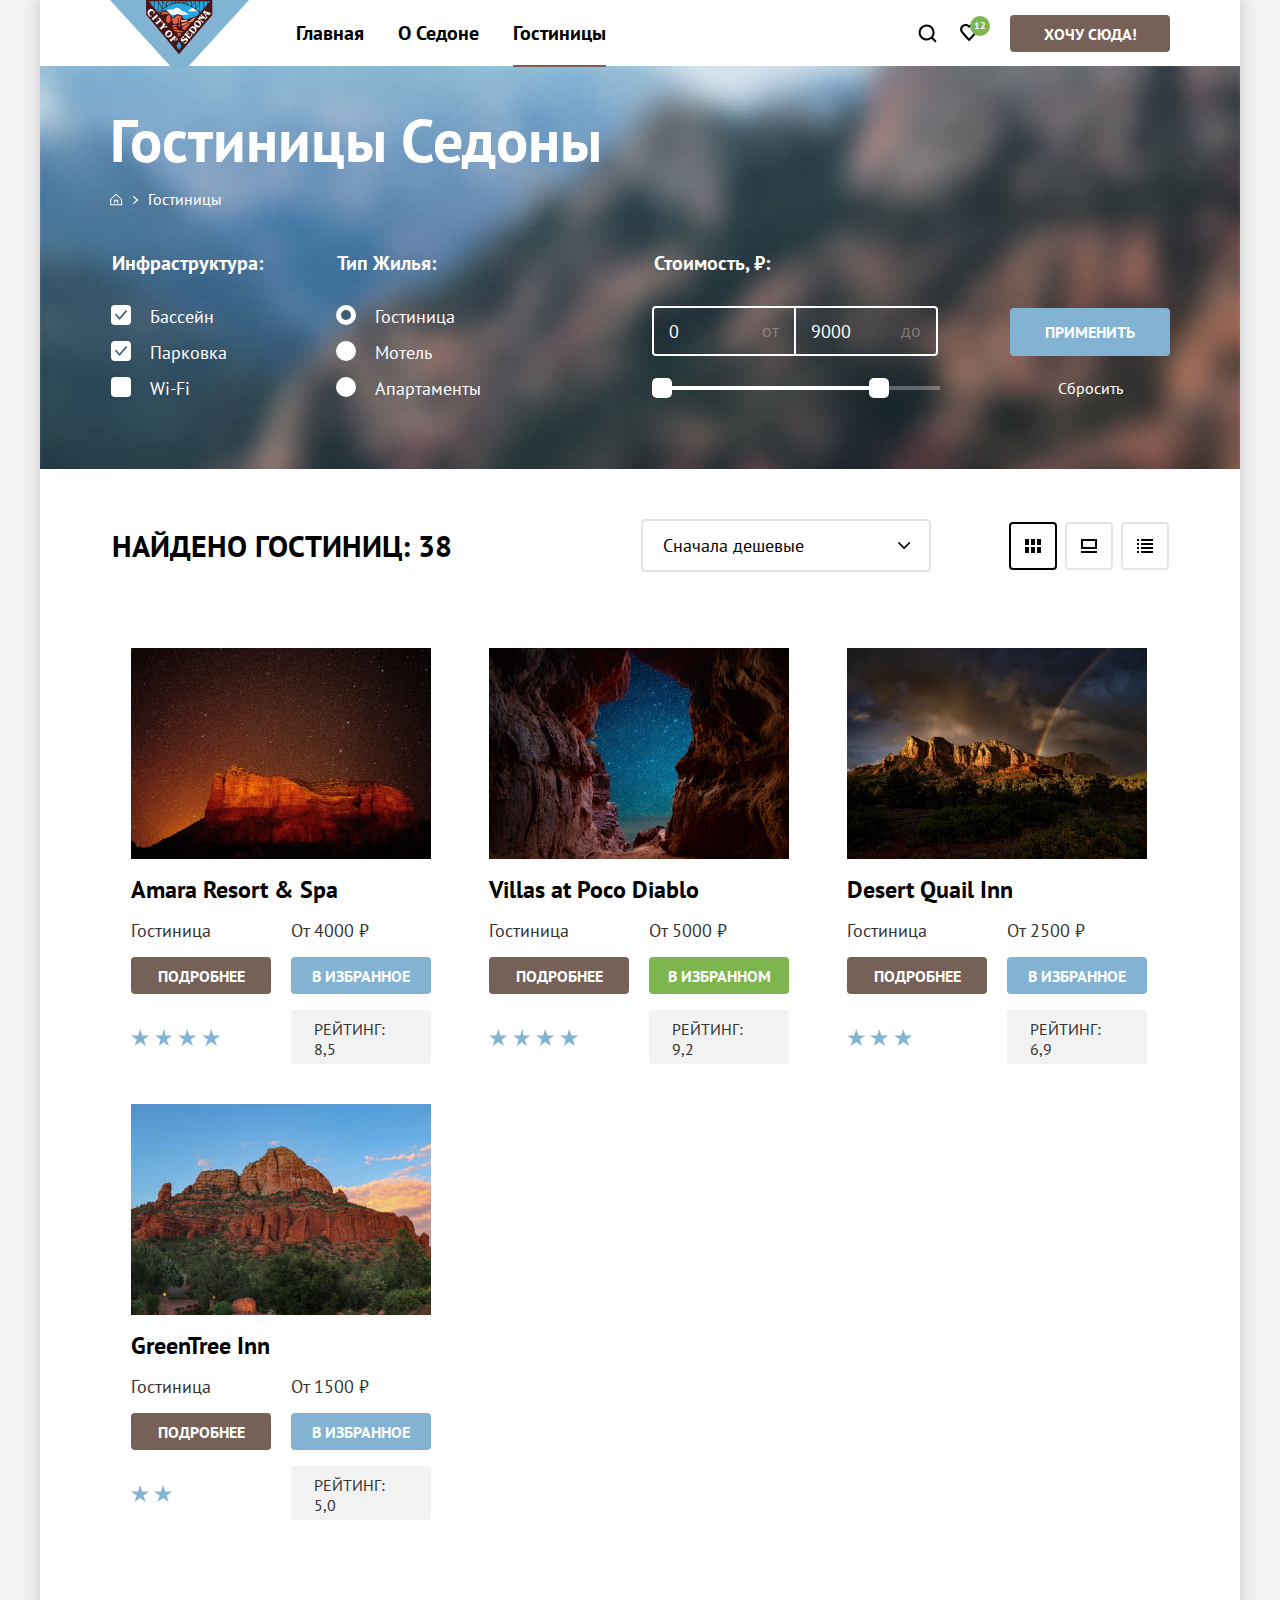
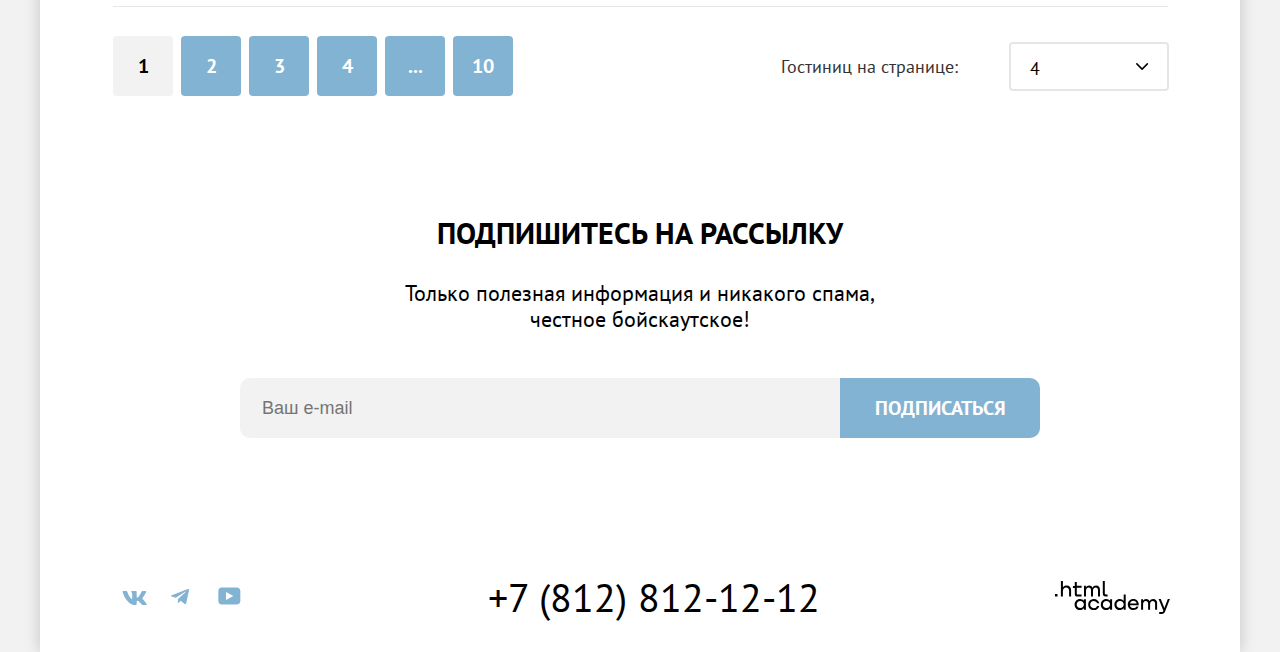
<file: 6/catalog.html>
<!DOCTYPE html>
<html lang="ru">

  <head>
    <meta charset="UTF-8">
    <title>Каталог гостиниц</title>
    <link rel="stylesheet" href="styles/styles.css">
    <link rel="icon" type="image/png" sizes="32x32" href="../images/icons/favicon.png">
    <base href="https://htmlacademy-htmlcss.github.io/1056375-sedona-34/6/">
</head>

  <body>
    <div class="main-container  page-container">
      <header class="page-header">
        <nav class="navigation">
          <a class="navigation-logo" href="index.html">
            <img class="page-header-logo" src="images/header-logo.svg" width="139" height="70" alt="Логотип Седона.">
          </a>

          <ul class="navigation-list">
            <li class="navigation-item">
              <a class="navigation-link" href="index.html">Главная</a>
            </li>
            <li class="navigation-item">
              <a class="navigation-link" href="about.html">О Седоне</a>
            </li>
            <li class="navigation-item">
              <a class="navigation-link navigation-link-current" href="catalog.html">Гостиницы</a>
            </li>
          </ul>

          <ul class="navigation-list navigation-user">
            <li class="navigation-item">
              <a class="navigation-link" href="#">
                <svg class="navigation-icon" aria-hidden="true" focusable="false" width="19" height="19"
                  viewBox="0 0 19 19" xmlns="http://www.w3.org/2000/svg">
                  <path
                    d="m18.61 17-3.7-3.67c1-1.3 1.7-2.98 1.7-4.87a8 8 0 0 0-8-7.96c-4.4 0-8 3.68-8 8.06a8 8 0 0 0 12.9 6.26l3.7 3.68 1.4-1.5Zm-10-2.48a6 6 0 0 1-6-5.96 6 6 0 0 1 12 0 6 6 0 0 1-6 5.96Z" />
                </svg>
                <span class="visually-hidden">Поиск</span>
              </a>
            </li>
            <li class="navigation-item">
              <a class="navigation-link favorites" href="#">
                <svg class="navigation-icon" aria-hidden="true" focusable="false" width="19" height="17"
                  viewBox="0 0 19 17" xmlns="http://www.w3.org/2000/svg">
                  <path
                    d="M9.014 17c-.3 0-.6-.1-.8-.4-5.4-6.1-6.7-7.5-7-7.9-.7-.9-1.1-2.1-1.1-3.3 0-3 2.4-5.4 5.5-5.4 1.3 0 2.5.5 3.5 1.3 1-.8 2.3-1.3 3.5-1.3 3 0 5.5 2.4 5.5 5.4 0 1.3-.5 2.5-1.3 3.4l-7 7.9c-.2.2-.4.3-.8.3Zm-6-9.5c.3.4 3.5 4 6.1 6.9l6.2-7c.5-.5.7-1.2.7-2 0-1.8-1.5-3.3-3.3-3.3-1 0-2 .5-2.7 1.3-.3.3-.6.4-.9.4-.3 0-.6-.2-.8-.4-.7-.8-1.7-1.3-2.7-1.3-1.8 0-3.3 1.5-3.3 3.3-.1.9.3 1.6.7 2.1-.1 0-.1 0 0 0Z" />
                </svg>
                <span class="visually-hidden">Избранное</span>
              </a>
            </li>
            <li class="navigation-item">
              <a class="button button-small button-small-header" href="#">Хочу сюда!</a>
            </li>
          </ul>
        </nav>
      </header>

      <main class="main-container main-inner">
        <div class="filter-container">
          <header class="inner-header">
            <h1 class="inner-header-title">Гостиницы Седоны</h1>
            <ul class="breadcrumbs">
              <li class="breadcrumbs-item">
                <a class="breadcrumbs-link" href="index.html">
                  <svg class="breadcrumbs-icon" width="13" height="13" viewBox="0 0 13 13" xmlns="http://www.w3.org/2000/svg">
                    <path fill-rule="evenodd" clip-rule="evenodd"
                      d="m.16 6.15 6-5.5 6 5.5v6.2h-12v-6.2Zm1 .4v4.8h10v-4.8l-5-4.5-5 4.5Zm4 3.8h-1v-3.5h4v3.5h-1v-2.5h-2v2.5Z" />
                  </svg>
                  <span class="visually-hidden">Главная</span>
                </a>
              </li>
              <li class="breadcrumbs-item">
                <a class="breadcrumbs-link">Гостиницы</a>
              </li>
            </ul>
          </header>

          <section class="catalog-hotels">
            <h2 class="visually-hidden" hidden>Каталог гостиниц с фильтрами</h2>
            <form class="catalog-filter" action="https://echo.htmlacademy.ru/" method="get">
              <fieldset class="catalog-filter-group">
                <legend class="catalog-filter-title">Инфраструктура:</legend>
                <ul class="catalog-filter-list">
                  <li class="catalog-filter-item">
                    <label class="control">
                      <input class="visually-hidden control-input" type="checkbox" name="pool" checked>
                      <span class="control-mark"></span>
                      Бассейн
                    </label>
                  </li>
                  <li class="catalog-filter-item">
                    <label class="control">
                      <input class="visually-hidden control-input" type="checkbox" name="parking" checked>
                      <span class="control-mark"></span>
                      Парковка
                    </label>
                  </li>
                  <li class="catalog-filter-item">
                    <label class="control">
                      <input class="visually-hidden control-input" type="checkbox" name="wi-fi">
                      <span class="control-mark"></span>
                      Wi-Fi
                    </label>
                  </li>
                </ul>
              </fieldset>

              <fieldset class="catalog-filter-group">
                <legend class="catalog-filter-title">Тип жилья:</legend>
                <ul class="catalog-filter-list">
                  <li class="catalog-filter-item">
                    <label class="control">
                      <input class="visually-hidden control-input" type="radio" name="housing-group" value="hotel"
                        checked>
                      <span class="control-mark"></span>
                      Гостиница
                    </label>
                  </li>
                  <li class="catalog-filter-item">
                    <label class="control">
                      <input class="visually-hidden control-input" type="radio" name="housing-group" value="motel">
                      <span class="control-mark"></span>
                      Мотель
                    </label>
                  </li>
                  <li class="catalog-filter-item">
                    <label class="control">
                      <input class="visually-hidden control-input" type="radio" name="housing-group" value="apartments">
                      <span class="control-mark"></span>
                      Апартаменты
                    </label>
                  </li>
                </ul>
              </fieldset>


              <fieldset class="catalog-filter-group catalog-filter-group-right">
                <legend class="catalog-filter-title">Стоимость, ₽:</legend>
                <div class="range">

                  <div class="range-wrapper-inputs">
                    <label class="catalog-filter-label">
                      <input class="range-input" type="number" value="0" name="min-price">от
                    </label>
                    <label class="catalog-filter-label">
                      <input class="range-input" type="number" value="9000" name="max-price">до
                    </label>
                  </div>

                  <div class="range-scale">
                    <div class="range-bar" style="left: 10px; width: 217px">
                      <button class="range-toggle toggle-min" type="button">
                        <span class="visually-hidden">Изменить минимальную цену.</span>
                      </button>
                      <button class="range-toggle toggle-max" type="button">
                        <span class="visually-hidden">Изменить максимальную цену.</span>
                      </button>
                    </div>
                  </div>

                </div>
              </fieldset>

              <div class="buttons">
                <button class="button button-submit" type="submit">Применить</button>
                <button class="button-reset" type="reset">Сбросить</button>
              </div>
            </form>
          </section>
        </div>

        <div class="sorting-container">
          <div class="search-result-number">Найдено гостиниц: 38</div>

          <select class="select-control" aria-label="Сортировка">
            <option value="cheap">Сначала дешевые</option>
            <option value="expensive">Сначала дорогие</option>
            <option value="popular">Сначала популярные</option>
          </select>

          <a class="button-light button-current" href="#">
            <svg class="select-icon" width="16" height="14" viewBox="0 0 16 14" xmlns="http://www.w3.org/2000/svg">
              <path d="M4 0H0v6h4V0ZM16 0h-4v6h4V0ZM10 0H6v6h4V0ZM4 8H0v6h4V8ZM16 8h-4v6h4V8ZM10 8H6v6h4V8Z" />
            </svg>
            <span class="visually-hidden">Показать каротчки</span>
          </a>
          <a class="button-light" href="#">
            <svg class="select-icon" width="16" height="14" viewBox="0 0 16 14" xmlns="http://www.w3.org/2000/svg">
              <path d="M16 12H0v2h16v-2ZM14 2v6H2V2h12Zm2-2H0v10h16V0Z" />
            </svg>
            <span class="visually-hidden">Показать по одной карточке</span>
          </a>
          <a class="button-light" href="#">
            <svg class="select-icon" width="16" height="14" viewBox="0 0 16 14" xmlns="http://www.w3.org/2000/svg">
              <path
                d="M2 0H0v2h2V0ZM16 0H4v2h12V0ZM2 4H0v2h2V4ZM16 4H4v2h12V4ZM2 8H0v2h2V8ZM16 8H4v2h12V8ZM2 12H0v2h2v-2ZM16 12H4v2h12v-2Z" />
            </svg>
            <span class="visually-hidden">Показать список</span>
          </a>
        </div>

        <ul class="hotel-card-list">
          <li class="hotel-card-item">
            <a class="product-card-link" href="#">
              <img class="product-card-image" src="images/hotel-1.jpg" width="300" height="211"
                alt="Отель Amara Resort & Spa.">
              <h3 class="product-card-title">Amara Resort & Spa</h3>
            </a>
            <span class="card-housing-type">Гостиница</span>
            <span class="card-housing-type">От 4000 ₽</span>
            <a class="button button-small" href="#">подробнее</a>
            <a class="button button-like" href="#">в избранное</a>
            <span class="stars-4"></span>
            <span class="rating">Рейтинг: 8,5</span>
          </li>
          <li class="hotel-card-item">
            <a class="product-card-link" href="#">
              <img class="product-card-image" src="images/hotel-2.jpg" width="300" height="211"
                alt="Отель Villas at Poco Diablo.">
              <h3 class="product-card-title">Villas at Poco Diablo</h3>
            </a>
            <span class="card-housing-type">Гостиница</span>
            <span class="card-housing-type">От 5000 ₽</span>
            <a class="button button-small" href="#">подробнее</a>
            <a class="button button-liked" href="#">в избранном</a>
            <span class="stars-4"></span>
            <span class="rating">Рейтинг: 9,2</span>
          </li>
          <li class="hotel-card-item">
            <a class="product-card-link" href="#">
              <img class="product-card-image" src="images/hotel-3.jpg" width="300" height="211"
                alt="Отель Desert Quail Inn.">
              <h3 class="product-card-title">Desert Quail Inn</h3>
            </a>
            <span class="card-housing-type">Гостиница</span>
            <span class="card-housing-type">От 2500 ₽</span>
            <a class="button button-small" href="#">подробнее</a>
            <a class="button button-like" href="#">в избранное</a>
            <span class="stars-3"></span>
            <span class="rating">Рейтинг: 6,9</span>
          </li>
          <li class="hotel-card-item">
            <a class="product-card-link" href="#">
              <img class="product-card-image" src="images/hotel-4.jpg" width="300" height="211"
                alt="Отель GreenTree Inn">
              <h3 class="product-card-title">GreenTree Inn</h3>
            </a>
            <span class="card-housing-type">Гостиница</span>
            <span class="card-housing-type">От 1500 ₽</span>
            <a class="button button-small" href="#">подробнее</a>
            <a class="button button-like" href="#">в избранное</a>
            <span class="stars-2"></span>
            <span class="rating">Рейтинг: 5,0</span>
          </li>
        </ul>

        <div class="pagination">
          <ul class="pagination-list">
            <li class="pagination-item">
              <a class="pagination-link pagination-current" href="#">1</a>
            </li>
            <li class="pagination-item">
              <a class="pagination-link" href="#">2</a>
            </li>
            <li class="pagination-item">
              <a class="pagination-link" href="#">3</a>
            </li>
            <li class="pagination-item">
              <a class="pagination-link" href="#">4</a>
            </li>
            <li class="pagination-item">
              <a class="pagination-link" href="#">...</a>
            </li>
            <li class="pagination-item">
              <a class="pagination-link" href="#">10</a>
            </li>
          </ul>

          <span class="hotel-counter">Гостиниц на странице:</span>

          <select class=" select-control select-hotels-display">
            <option value="4">4</option>
            <option value="6">6</option>
            <option value="8">8</option>
            <option value="10">10</option>
          </select>
        </div>
      </main>

      <footer class="page-footer">
        <section class="newsletter catalog-newsletter">
          <h2 class="section-title newsletter-title">Подпишитесь на рассылку</h2>
          <p class="section-info newsletter-info">Только полезная информация и никакого спама, честное бойскаутское!</p>
          <form class="newsletter-form" action="https://echo.htmlacademy.ru/" method="post">
            <label for="newsletter-email" class="visually-hidden">Email</label>
            <input class="field" placeholder="Ваш e-mail" type="email" name="newsletter-email" id="newsletter-email"
              required>
            <button class="button newsletter-button" type="submit">Подписаться</button>
          </form>
        </section>

        <div class="footer-container">
          <section class="footer-socials">
            <h2 class="visually-hidden">Социальные сети</h2>
            <ul class="footer-socials-list">
              <li class="footer-socials-item">
                <a class="socials-icon" href="https://vk.com/htmlacademy">
                  <svg aria-hidden="true" focusable="false" width="25" height="14" viewBox="0 0 25 14"
                    xmlns="http://www.w3.org/2000/svg">
                    <path fill-rule="evenodd" clip-rule="evenodd"
                      d="M24.12.95c.16-.55 0-.95-.8-.95H20.7c-.67 0-.98.35-1.15.73 0 0-1.33 3.2-3.22 5.27-.61.6-.9.8-1.23.8-.16 0-.41-.2-.41-.74V.95c0-.66-.19-.95-.74-.95H9.82c-.42 0-.67.3-.67.6 0 .61.95.76 1.04 2.5v3.8c0 .84-.15.99-.48.99-.9 0-3.06-3.21-4.34-6.89-.25-.71-.5-1-1.18-1H1.57c-.75 0-.9.35-.9.73 0 .68.89 4.07 4.14 8.55 2.17 3.06 5.23 4.72 8 4.72 1.68 0 1.88-.37 1.88-1v-2.32c0-.73.16-.88.7-.88.38 0 1.05.2 2.6 1.67 1.79 1.75 2.08 2.53 3.08 2.53h2.63c.75 0 1.12-.37.9-1.1-.23-.72-1.08-1.77-2.2-3.02-.62-.7-1.54-1.47-1.82-1.86-.39-.49-.28-.7 0-1.14 0 0 3.2-4.43 3.54-5.93Z" />
                  </svg>
                  <span class="visually-hidden">Vkontakte</span>
                </a>
              </li>
              <li class="footer-socials-item">
                <a class="socials-icon" href="https://t.me/htmlacademy">
                  <svg aria-hidden="true" focusable="false" width="18" height="16" viewBox="0 0 18 16" xmlns="http://www.w3.org/2000/svg">
                    <path
                      d="M16.79.1.84 6.25c-1.09.43-1.08 1.04-.2 1.31l4.1 1.28 9.47-5.98c.44-.27.85-.12.52.18L7.05 9.96l-.28 4.22c.41 0 .6-.19.83-.41l1.99-1.93 4.13 3.05c.77.42 1.31.2 1.5-.7l2.72-12.8c.28-1.12-.43-1.62-1.16-1.3Z" />
                  </svg>
                  <span class="visually-hidden">Telegram</span>
                </a>
              </li>
              <li class="footer-socials-item">
                <a class="socials-icon" href="https://www.youtube.com/user/htmlacademyru">
                  <svg aria-hidden="true" focusable="false" width="23" height="18" viewBox="0 0 23 18"
                    xmlns="http://www.w3.org/2000/svg">
                    <path
                      d="M18.94.5H3.51C1.65.5.33 2.1.33 3.9V14c0 1.9 1.32 3.5 3.18 3.5h15.65c1.64 0 3.17-1.6 3.17-3.4V3.9C22.11 2.1 20.8.5 18.94.5ZM7.99 13.04V4.96L15.33 9l-7.34 4.04Z" />
                  </svg>
                  <span class="visually-hidden">Youtube</span>
                </a>
              </li>
            </ul>
          </section>

          <section class="contacts">
            <h2 class="visually-hidden">Контакты</h2>
            <address class="contacts-phone">
              <a class="phone-number" href="tel:88128121212">+7 (812) 812-12-12</a>
            </address>
          </section>

          <section class="html-academy">
            <h2 class="visually-hidden">Сделано в HTML Academy</h2>
            <a class="html-academy-link" href="https://htmlacademy.ru/">
              <svg class="html-academy-logo" width="115" height="34" viewBox="0 0 115 34" xmlns="http://www.w3.org/2000/svg">
                <path
                  d="M0 13.9v2.6h2.5v-2.6H0ZM11.6 5.5c-1.6 0-2.8.7-3.6 1.7h-.1V1h-2v15.5h2v-5.3c0-2.1 1.3-3.6 3.3-3.6 1.8 0 2.9 1.4 2.9 3.2v5.7h2v-6.1c.1-3-1.8-4.9-4.5-4.9ZM26.6 5.8h-4.8V2.1h-2v3.8h-1.9v2h1.9v6c0 1.7 1 2.7 2.7 2.7h4.1v-2h-3.7c-.7 0-1.1-.4-1.1-1.1V7.8h4.8v-2ZM41.1 5.6c-1.6 0-2.9.8-3.5 2.1h-.1c-.6-1.2-1.8-2.1-3.4-2.1-1.4 0-2.5.8-3.1 1.8h-.1V5.8H29v10.6h2V11c0-2 1-3.5 2.6-3.5 1.5 0 2.4 1 2.4 2.6v6.3h2v-5.6c0-2.4 1.4-3.3 2.6-3.3 1.5 0 2.4 1 2.4 2.6v6.3h2V9.9c.1-2.5-1.4-4.3-3.9-4.3ZM47.8 13.7c0 1.7 1 2.7 2.8 2.7h2v-2h-1.7c-.7 0-1.1-.4-1.1-1.1V1h-2v12.7ZM28.9 20.7c-.9-1.1-2.2-1.8-3.9-1.8-3.1 0-5.4 2.3-5.4 5.6s2.3 5.6 5.4 5.6c1.8 0 3-.8 3.8-1.9h.1v1.6h2V19.2h-2v1.5Zm-3.6 7.4c-2.2 0-3.6-1.6-3.6-3.6s1.4-3.6 3.6-3.6 3.6 1.6 3.6 3.6c0 1.9-1.4 3.6-3.6 3.6ZM44.2 23c-.5-2.4-2.6-4.1-5.4-4.1a5.4 5.4 0 0 0-5.6 5.6c0 3.1 2.2 5.6 5.6 5.6 2.8 0 4.9-1.8 5.4-4.2h-2.1a3.4 3.4 0 0 1-3.3 2.3c-2.2 0-3.6-1.6-3.6-3.6s1.4-3.6 3.6-3.6c1.6 0 2.8 1 3.3 2.2h2.1V23ZM55.1 20.7c-.9-1.1-2.2-1.8-3.9-1.8-3.1 0-5.4 2.3-5.4 5.6s2.3 5.6 5.4 5.6c1.8 0 3-.8 3.8-1.9h.1v1.6h2V19.2h-2v1.5Zm-3.6 7.4c-2.2 0-3.6-1.6-3.6-3.6s1.4-3.6 3.6-3.6 3.6 1.6 3.6 3.6c0 1.9-1.5 3.6-3.6 3.6ZM68.7 20.8c-.9-1.1-2.2-1.9-3.9-1.9-3.1 0-5.4 2.3-5.4 5.6s2.2 5.6 5.4 5.6c1.7 0 3-.8 3.8-1.8h.1v1.5h2V14.4h-2v6.4Zm-3.6 7.3c-2.2 0-3.6-1.6-3.6-3.6s1.4-3.6 3.6-3.6 3.6 1.6 3.6 3.6c-.1 2-1.5 3.6-3.6 3.6ZM78.3 18.9c-3.3 0-5.5 2.5-5.5 5.6 0 3 2.1 5.6 5.5 5.6 2.5 0 4.5-1.3 5.2-3.6h-2.1c-.5 1-1.6 1.6-3 1.6-1.9 0-3.3-1.3-3.4-2.9h8.8c.2-3.6-2-6.3-5.5-6.3Zm0 1.9c1.7 0 3 1 3.3 2.6h-6.5c.3-1.5 1.5-2.6 3.2-2.6ZM98.2 18.9c-1.6 0-2.9.8-3.6 2h-.1c-.6-1.2-1.8-2-3.4-2-1.4 0-2.5.7-3.1 1.8v-1.5h-1.9v10.6h2v-5.4c0-2 1-3.4 2.6-3.5 1.5 0 2.4 1 2.4 2.6v6.3h2v-5.6c0-2.4 1.4-3.3 2.6-3.3 1.5 0 2.4 1 2.4 2.6v6.3h2v-6.5c.1-2.6-1.4-4.4-3.9-4.4ZM109.4 28l-3.6-8.9h-2.2l4.8 11.6c-.3.9-.7 1.2-1.7 1.2h-2.5v2h2.5c1.8 0 2.8-.8 3.5-2.6l4.7-12.2h-2.1l-3.4 8.9Z" />
              </svg>
            </a>
          </section>
        </div>
      </footer>
    </div>

  </body>

</html>
</file>
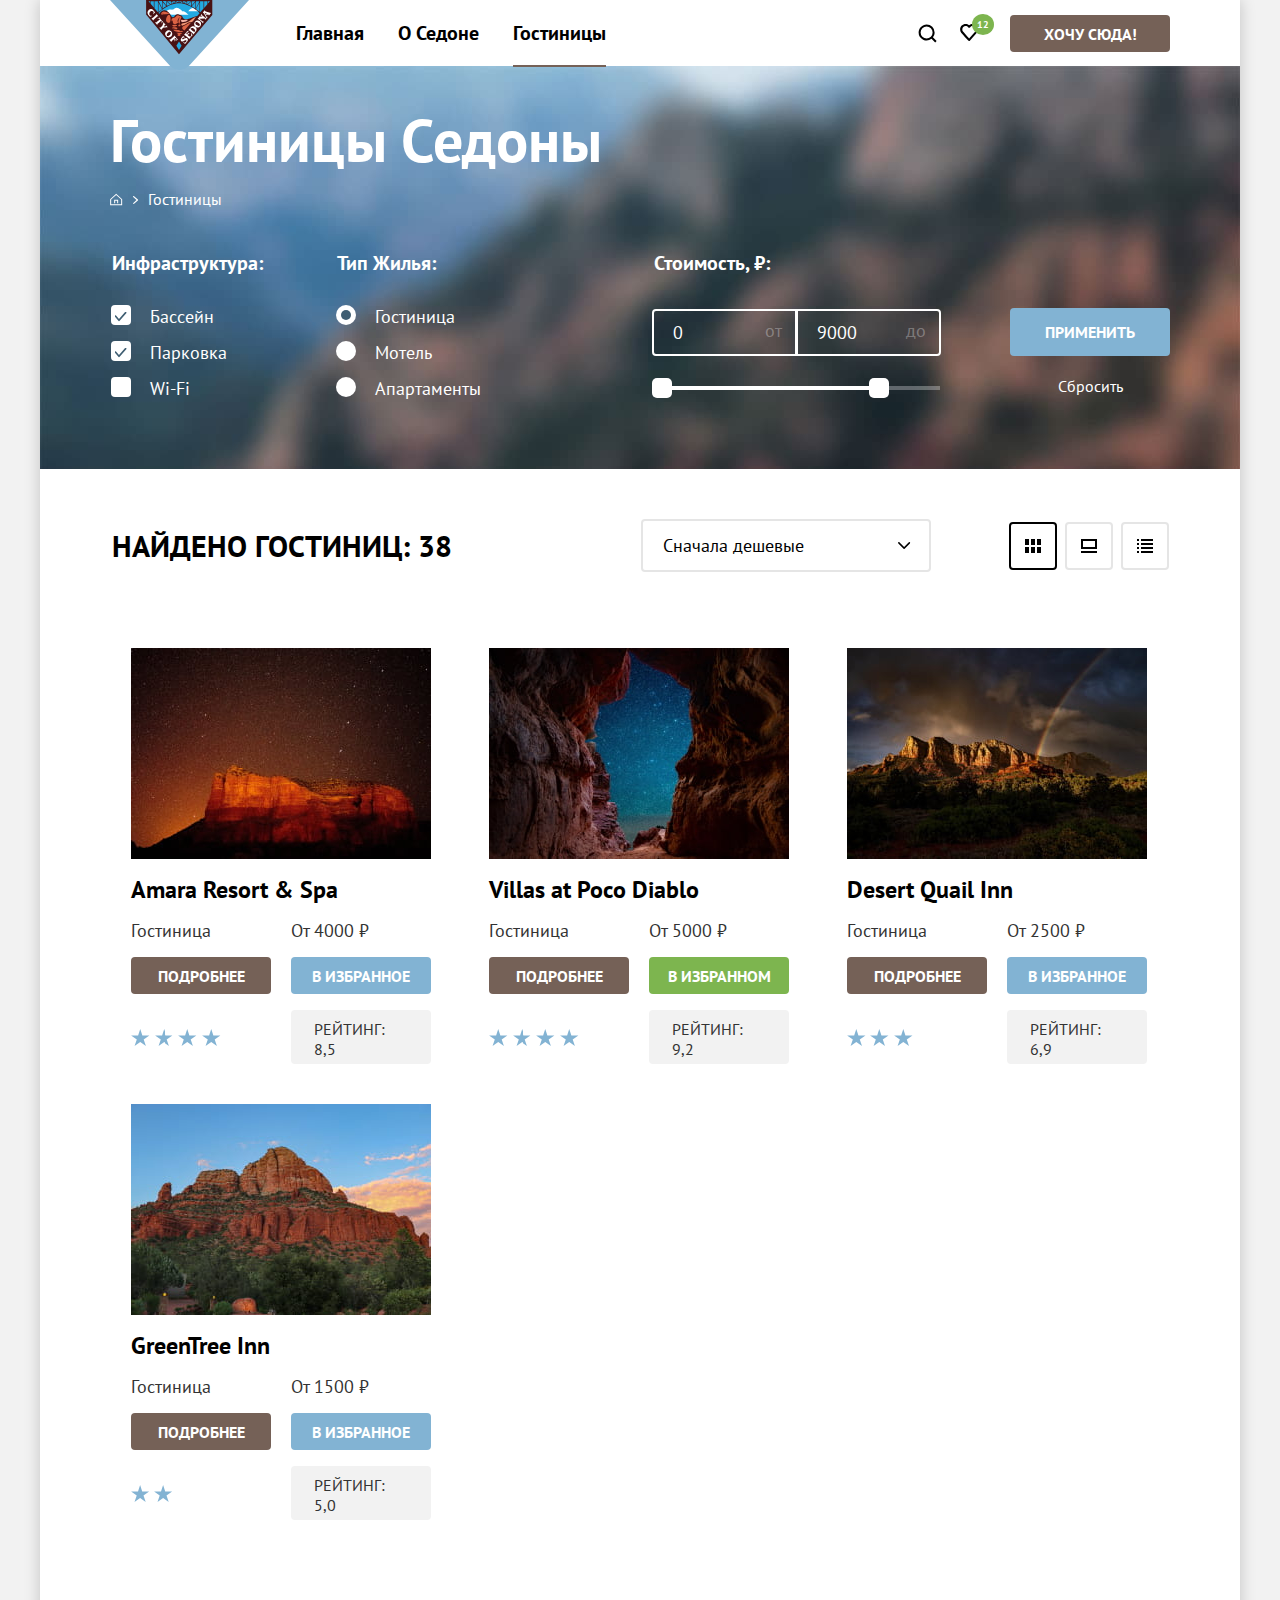
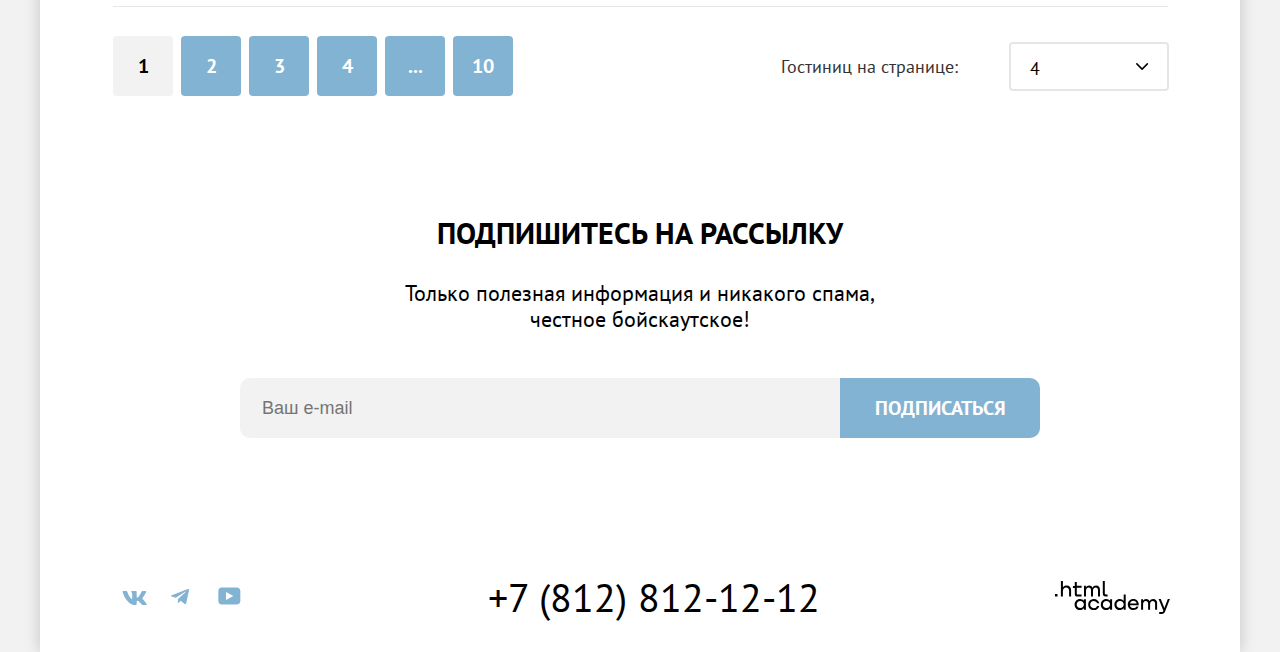
<file: 7/catalog.html>
<!DOCTYPE html>
<html lang="ru">

  <head>
    <meta charset="UTF-8">
    <title>Каталог гостиниц</title>
    <link rel="stylesheet" href="styles/styles.css">
    <link rel="icon" href="favicon.ico">
    <link rel="icon" type="image/png" sizes="32x32" href="images/favicon.png">
    <base href="https://htmlacademy-htmlcss.github.io/1056375-sedona-34/7/">
</head>

  <body>
    <div class="main-container  page-container">
      <header class="page-header">
        <nav class="navigation">
          <a class="navigation-logo" href="index.html">
            <img class="page-header-logo" src="images/header-logo.svg" width="139" height="70" alt="Логотип Седона.">
          </a>

          <ul class="navigation-list">
            <li class="navigation-item">
              <a class="navigation-link" href="index.html">Главная</a>
            </li>
            <li class="navigation-item">
              <a class="navigation-link" href="about.html">О Седоне</a>
            </li>
            <li class="navigation-item">
              <a class="navigation-link navigation-link-current" href="catalog.html">Гостиницы</a>
            </li>
          </ul>

          <ul class="navigation-list navigation-user">
            <li class="navigation-item">
              <a class="navigation-link" href="#">
                <svg class="navigation-icon" aria-hidden="true" focusable="false" width="19" height="19"
                  viewBox="0 0 19 19" xmlns="http://www.w3.org/2000/svg">
                  <path
                    d="m18.61 17-3.7-3.67c1-1.3 1.7-2.98 1.7-4.87a8 8 0 0 0-8-7.96c-4.4 0-8 3.68-8 8.06a8 8 0 0 0 12.9 6.26l3.7 3.68 1.4-1.5Zm-10-2.48a6 6 0 0 1-6-5.96 6 6 0 0 1 12 0 6 6 0 0 1-6 5.96Z" />
                </svg>
                <span class="visually-hidden">Поиск</span>
              </a>
            </li>
            <li class="navigation-item">
              <a class="navigation-link favorites" href="#">
                <svg class="navigation-icon" aria-hidden="true" focusable="false" width="19" height="17"
                  viewBox="0 0 19 17" xmlns="http://www.w3.org/2000/svg">
                  <path
                    d="M9.014 17c-.3 0-.6-.1-.8-.4-5.4-6.1-6.7-7.5-7-7.9-.7-.9-1.1-2.1-1.1-3.3 0-3 2.4-5.4 5.5-5.4 1.3 0 2.5.5 3.5 1.3 1-.8 2.3-1.3 3.5-1.3 3 0 5.5 2.4 5.5 5.4 0 1.3-.5 2.5-1.3 3.4l-7 7.9c-.2.2-.4.3-.8.3Zm-6-9.5c.3.4 3.5 4 6.1 6.9l6.2-7c.5-.5.7-1.2.7-2 0-1.8-1.5-3.3-3.3-3.3-1 0-2 .5-2.7 1.3-.3.3-.6.4-.9.4-.3 0-.6-.2-.8-.4-.7-.8-1.7-1.3-2.7-1.3-1.8 0-3.3 1.5-3.3 3.3-.1.9.3 1.6.7 2.1-.1 0-.1 0 0 0Z" />
                </svg>
                <span class="count-favorites">12</span>
                <span class="visually-hidden">Избранное</span>
              </a>
            </li>
            <li class="navigation-item">
              <a class="button button-small button-small-header" href="#">Хочу сюда!</a>
            </li>
          </ul>
        </nav>
      </header>

      <main class="main-container main-inner">
        <div class="filter-container">
          <header class="inner-header">
            <h1 class="inner-header-title">Гостиницы Седоны</h1>
            <ul class="breadcrumbs">
              <li class="breadcrumbs-item">
                <a class="breadcrumbs-link" href="index.html">
                  <svg class="breadcrumbs-icon" width="13" height="13" viewBox="0 0 13 13"
                    xmlns="http://www.w3.org/2000/svg">
                    <path fill-rule="evenodd" clip-rule="evenodd"
                      d="m.16 6.15 6-5.5 6 5.5v6.2h-12v-6.2Zm1 .4v4.8h10v-4.8l-5-4.5-5 4.5Zm4 3.8h-1v-3.5h4v3.5h-1v-2.5h-2v2.5Z" />
                  </svg>
                  <span class="visually-hidden">Главная</span>
                </a>
              </li>
              <li class="breadcrumbs-item">
                <a class="breadcrumbs-link">Гостиницы</a>
              </li>
            </ul>
          </header>

          <section class="catalog-hotels">
            <h2 class="visually-hidden" hidden>Каталог гостиниц с фильтрами</h2>
            <form class="catalog-filter" action="https://echo.htmlacademy.ru/" method="get">
              <fieldset class="catalog-filter-group">
                <legend class="catalog-filter-title">Инфраструктура:</legend>
                <ul class="catalog-filter-list">
                  <li class="catalog-filter-item">
                    <label class="control">
                      <input class="visually-hidden control-input" type="checkbox" name="pool" checked>
                      <span class="control-mark"></span>
                      Бассейн
                    </label>
                  </li>
                  <li class="catalog-filter-item">
                    <label class="control">
                      <input class="visually-hidden control-input" type="checkbox" name="parking" checked>
                      <span class="control-mark"></span>
                      Парковка
                    </label>
                  </li>
                  <li class="catalog-filter-item">
                    <label class="control">
                      <input class="visually-hidden control-input" type="checkbox" name="wi-fi">
                      <span class="control-mark"></span>
                      Wi-Fi
                    </label>
                  </li>
                </ul>
              </fieldset>

              <fieldset class="catalog-filter-group">
                <legend class="catalog-filter-title">Тип жилья:</legend>
                <ul class="catalog-filter-list">
                  <li class="catalog-filter-item">
                    <label class="control">
                      <input class="visually-hidden control-input" type="radio" name="housing-group" value="hotel"
                        checked>
                      <span class="control-mark"></span>
                      Гостиница
                    </label>
                  </li>
                  <li class="catalog-filter-item">
                    <label class="control">
                      <input class="visually-hidden control-input" type="radio" name="housing-group" value="motel">
                      <span class="control-mark"></span>
                      Мотель
                    </label>
                  </li>
                  <li class="catalog-filter-item">
                    <label class="control">
                      <input class="visually-hidden control-input" type="radio" name="housing-group" value="apartments">
                      <span class="control-mark"></span>
                      Апартаменты
                    </label>
                  </li>
                </ul>
              </fieldset>


              <fieldset class="catalog-filter-group catalog-filter-group-right">
                <legend class="catalog-filter-title">Стоимость, ₽:</legend>
                <div class="range">

                  <div class="range-wrapper-inputs">
                    <div class="range-input-section">
                      <input class="range-input" type="number" value="0" name="min-price" id="min-price">
                      <label class="catalog-filter-label" for="min-price">
                        от
                      </label>

                    </div>
                    <div class="range-input-section">
                      <input class="range-input" type="number" value="9000" name="max-price">
                      <label class="catalog-filter-label">
                        до
                      </label>
                    </div>
                  </div>

                  <div class="range-scale">
                    <div class="range-bar" style="left: 10px; width: 217px">
                      <button class="range-toggle toggle-min" type="button">
                        <span class="visually-hidden">Изменить минимальную цену.</span>
                      </button>
                      <button class="range-toggle toggle-max" type="button">
                        <span class="visually-hidden">Изменить максимальную цену.</span>
                      </button>
                    </div>
                  </div>

                </div>
              </fieldset>

              <div class="buttons">
                <button class="button button-submit" type="submit">Применить</button>
                <button class="button-reset" type="reset">Сбросить</button>
              </div>
            </form>
          </section>
        </div>

        <div class="sorting-container">
          <div class="search-result-number">Найдено гостиниц: 38</div>

          <select class="select-control" aria-label="Сортировка">
            <option value="cheap">Сначала дешевые</option>
            <option value="expensive">Сначала дорогие</option>
            <option value="popular">Сначала популярные</option>
          </select>

          <a class="button-light button-current" href="#">
            <svg class="select-icon" width="16" height="14" viewBox="0 0 16 14" xmlns="http://www.w3.org/2000/svg">
              <path d="M4 0H0v6h4V0ZM16 0h-4v6h4V0ZM10 0H6v6h4V0ZM4 8H0v6h4V8ZM16 8h-4v6h4V8ZM10 8H6v6h4V8Z" />
            </svg>
            <span class="visually-hidden">Показать каротчки</span>
          </a>
          <a class="button-light" href="#">
            <svg class="select-icon" width="16" height="14" viewBox="0 0 16 14" xmlns="http://www.w3.org/2000/svg">
              <path d="M16 12H0v2h16v-2ZM14 2v6H2V2h12Zm2-2H0v10h16V0Z" />
            </svg>
            <span class="visually-hidden">Показать по одной карточке</span>
          </a>
          <a class="button-light" href="#">
            <svg class="select-icon" width="16" height="14" viewBox="0 0 16 14" xmlns="http://www.w3.org/2000/svg">
              <path
                d="M2 0H0v2h2V0ZM16 0H4v2h12V0ZM2 4H0v2h2V4ZM16 4H4v2h12V4ZM2 8H0v2h2V8ZM16 8H4v2h12V8ZM2 12H0v2h2v-2ZM16 12H4v2h12v-2Z" />
            </svg>
            <span class="visually-hidden">Показать список</span>
          </a>
        </div>

        <ul class="hotel-card-list">
          <li class="hotel-card-item">
            <a class="product-card-link" href="#">
              <img class="product-card-image" src="images/hotel-1.jpg" width="300" height="211"
                alt="Отель Amara Resort & Spa.">
              <h3 class="product-card-title">Amara Resort & Spa</h3>
            </a>
            <span class="card-housing-type">Гостиница</span>
            <span class="card-housing-type">От 4000 ₽</span>
            <a class="button button-small" href="#">подробнее</a>
            <a class="button button-like" href="#">в избранное</a>
            <span class="stars-4"></span>
            <span class="rating">Рейтинг: 8,5</span>
          </li>
          <li class="hotel-card-item">
            <a class="product-card-link" href="#">
              <img class="product-card-image" src="images/hotel-2.jpg" width="300" height="211"
                alt="Отель Villas at Poco Diablo.">
              <h3 class="product-card-title">Villas at Poco Diablo</h3>
            </a>
            <span class="card-housing-type">Гостиница</span>
            <span class="card-housing-type">От 5000 ₽</span>
            <a class="button button-small" href="#">подробнее</a>
            <a class="button button-liked" href="#">в избранном</a>
            <span class="stars-4"></span>
            <span class="rating">Рейтинг: 9,2</span>
          </li>
          <li class="hotel-card-item">
            <a class="product-card-link" href="#">
              <img class="product-card-image" src="images/hotel-3.jpg" width="300" height="211"
                alt="Отель Desert Quail Inn.">
              <h3 class="product-card-title">Desert Quail Inn</h3>
            </a>
            <span class="card-housing-type">Гостиница</span>
            <span class="card-housing-type">От 2500 ₽</span>
            <a class="button button-small" href="#">подробнее</a>
            <a class="button button-like" href="#">в избранное</a>
            <span class="stars-3"></span>
            <span class="rating">Рейтинг: 6,9</span>
          </li>
          <li class="hotel-card-item">
            <a class="product-card-link" href="#">
              <img class="product-card-image" src="images/hotel-4.jpg" width="300" height="211"
                alt="Отель GreenTree Inn">
              <h3 class="product-card-title">GreenTree Inn</h3>
            </a>
            <span class="card-housing-type">Гостиница</span>
            <span class="card-housing-type">От 1500 ₽</span>
            <a class="button button-small" href="#">подробнее</a>
            <a class="button button-like" href="#">в избранное</a>
            <span class="stars-2"></span>
            <span class="rating">Рейтинг: 5,0</span>
          </li>
        </ul>

        <div class="pagination">
          <ul class="pagination-list">
            <li class="pagination-item">
              <a class="pagination-link pagination-current" href="#">1</a>
            </li>
            <li class="pagination-item">
              <a class="pagination-link" href="#">2</a>
            </li>
            <li class="pagination-item">
              <a class="pagination-link" href="#">3</a>
            </li>
            <li class="pagination-item">
              <a class="pagination-link" href="#">4</a>
            </li>
            <li class="pagination-item">
              <a class="pagination-link" href="#">...</a>
            </li>
            <li class="pagination-item">
              <a class="pagination-link" href="#">10</a>
            </li>
          </ul>

          <span class="hotel-counter">Гостиниц на странице:</span>

          <select class=" select-control select-hotels-display">
            <option value="4">4</option>
            <option value="6">6</option>
            <option value="8">8</option>
            <option value="10">10</option>
          </select>
        </div>
      </main>

      <footer class="page-footer">
        <section class="newsletter catalog-newsletter">
          <h2 class="section-title newsletter-title">Подпишитесь на рассылку</h2>
          <p class="section-info newsletter-info">Только полезная информация и никакого спама, честное бойскаутское!</p>
          <form class="newsletter-form" action="https://echo.htmlacademy.ru/" method="post">
            <label for="newsletter-email" class="visually-hidden">Email</label>
            <input class="field" placeholder="Ваш e-mail" type="email" name="newsletter-email" id="newsletter-email"
              required>
            <button class="button newsletter-button" type="submit">Подписаться</button>
          </form>
        </section>

        <div class="footer-container">
          <section class="footer-socials">
            <h2 class="visually-hidden">Социальные сети</h2>
            <ul class="footer-socials-list">
              <li class="footer-socials-item">
                <a class="socials-icon" href="https://vk.com/htmlacademy">
                  <svg aria-hidden="true" focusable="false" width="25" height="14" viewBox="0 0 25 14"
                    xmlns="http://www.w3.org/2000/svg">
                    <path fill-rule="evenodd" clip-rule="evenodd"
                      d="M24.12.95c.16-.55 0-.95-.8-.95H20.7c-.67 0-.98.35-1.15.73 0 0-1.33 3.2-3.22 5.27-.61.6-.9.8-1.23.8-.16 0-.41-.2-.41-.74V.95c0-.66-.19-.95-.74-.95H9.82c-.42 0-.67.3-.67.6 0 .61.95.76 1.04 2.5v3.8c0 .84-.15.99-.48.99-.9 0-3.06-3.21-4.34-6.89-.25-.71-.5-1-1.18-1H1.57c-.75 0-.9.35-.9.73 0 .68.89 4.07 4.14 8.55 2.17 3.06 5.23 4.72 8 4.72 1.68 0 1.88-.37 1.88-1v-2.32c0-.73.16-.88.7-.88.38 0 1.05.2 2.6 1.67 1.79 1.75 2.08 2.53 3.08 2.53h2.63c.75 0 1.12-.37.9-1.1-.23-.72-1.08-1.77-2.2-3.02-.62-.7-1.54-1.47-1.82-1.86-.39-.49-.28-.7 0-1.14 0 0 3.2-4.43 3.54-5.93Z" />
                  </svg>
                  <span class="visually-hidden">Vkontakte</span>
                </a>
              </li>
              <li class="footer-socials-item">
                <a class="socials-icon" href="https://t.me/htmlacademy">
                  <svg aria-hidden="true" focusable="false" width="18" height="16" viewBox="0 0 18 16"
                    xmlns="http://www.w3.org/2000/svg">
                    <path
                      d="M16.79.1.84 6.25c-1.09.43-1.08 1.04-.2 1.31l4.1 1.28 9.47-5.98c.44-.27.85-.12.52.18L7.05 9.96l-.28 4.22c.41 0 .6-.19.83-.41l1.99-1.93 4.13 3.05c.77.42 1.31.2 1.5-.7l2.72-12.8c.28-1.12-.43-1.62-1.16-1.3Z" />
                  </svg>
                  <span class="visually-hidden">Telegram</span>
                </a>
              </li>
              <li class="footer-socials-item">
                <a class="socials-icon" href="https://www.youtube.com/user/htmlacademyru">
                  <svg aria-hidden="true" focusable="false" width="23" height="18" viewBox="0 0 23 18"
                    xmlns="http://www.w3.org/2000/svg">
                    <path
                      d="M18.94.5H3.51C1.65.5.33 2.1.33 3.9V14c0 1.9 1.32 3.5 3.18 3.5h15.65c1.64 0 3.17-1.6 3.17-3.4V3.9C22.11 2.1 20.8.5 18.94.5ZM7.99 13.04V4.96L15.33 9l-7.34 4.04Z" />
                  </svg>
                  <span class="visually-hidden">Youtube</span>
                </a>
              </li>
            </ul>
          </section>

          <section class="contacts">
            <h2 class="visually-hidden">Контакты</h2>
            <address class="contacts-phone">
              <a class="phone-number" href="tel:88128121212">+7 (812) 812-12-12</a>
            </address>
          </section>

          <section class="html-academy">
            <h2 class="visually-hidden">Сделано в HTML Academy</h2>
            <a class="html-academy-link" href="https://htmlacademy.ru/">
              <svg class="html-academy-logo" width="115" height="34" viewBox="0 0 115 34"
                xmlns="http://www.w3.org/2000/svg">
                <path
                  d="M0 13.9v2.6h2.5v-2.6H0ZM11.6 5.5c-1.6 0-2.8.7-3.6 1.7h-.1V1h-2v15.5h2v-5.3c0-2.1 1.3-3.6 3.3-3.6 1.8 0 2.9 1.4 2.9 3.2v5.7h2v-6.1c.1-3-1.8-4.9-4.5-4.9ZM26.6 5.8h-4.8V2.1h-2v3.8h-1.9v2h1.9v6c0 1.7 1 2.7 2.7 2.7h4.1v-2h-3.7c-.7 0-1.1-.4-1.1-1.1V7.8h4.8v-2ZM41.1 5.6c-1.6 0-2.9.8-3.5 2.1h-.1c-.6-1.2-1.8-2.1-3.4-2.1-1.4 0-2.5.8-3.1 1.8h-.1V5.8H29v10.6h2V11c0-2 1-3.5 2.6-3.5 1.5 0 2.4 1 2.4 2.6v6.3h2v-5.6c0-2.4 1.4-3.3 2.6-3.3 1.5 0 2.4 1 2.4 2.6v6.3h2V9.9c.1-2.5-1.4-4.3-3.9-4.3ZM47.8 13.7c0 1.7 1 2.7 2.8 2.7h2v-2h-1.7c-.7 0-1.1-.4-1.1-1.1V1h-2v12.7ZM28.9 20.7c-.9-1.1-2.2-1.8-3.9-1.8-3.1 0-5.4 2.3-5.4 5.6s2.3 5.6 5.4 5.6c1.8 0 3-.8 3.8-1.9h.1v1.6h2V19.2h-2v1.5Zm-3.6 7.4c-2.2 0-3.6-1.6-3.6-3.6s1.4-3.6 3.6-3.6 3.6 1.6 3.6 3.6c0 1.9-1.4 3.6-3.6 3.6ZM44.2 23c-.5-2.4-2.6-4.1-5.4-4.1a5.4 5.4 0 0 0-5.6 5.6c0 3.1 2.2 5.6 5.6 5.6 2.8 0 4.9-1.8 5.4-4.2h-2.1a3.4 3.4 0 0 1-3.3 2.3c-2.2 0-3.6-1.6-3.6-3.6s1.4-3.6 3.6-3.6c1.6 0 2.8 1 3.3 2.2h2.1V23ZM55.1 20.7c-.9-1.1-2.2-1.8-3.9-1.8-3.1 0-5.4 2.3-5.4 5.6s2.3 5.6 5.4 5.6c1.8 0 3-.8 3.8-1.9h.1v1.6h2V19.2h-2v1.5Zm-3.6 7.4c-2.2 0-3.6-1.6-3.6-3.6s1.4-3.6 3.6-3.6 3.6 1.6 3.6 3.6c0 1.9-1.5 3.6-3.6 3.6ZM68.7 20.8c-.9-1.1-2.2-1.9-3.9-1.9-3.1 0-5.4 2.3-5.4 5.6s2.2 5.6 5.4 5.6c1.7 0 3-.8 3.8-1.8h.1v1.5h2V14.4h-2v6.4Zm-3.6 7.3c-2.2 0-3.6-1.6-3.6-3.6s1.4-3.6 3.6-3.6 3.6 1.6 3.6 3.6c-.1 2-1.5 3.6-3.6 3.6ZM78.3 18.9c-3.3 0-5.5 2.5-5.5 5.6 0 3 2.1 5.6 5.5 5.6 2.5 0 4.5-1.3 5.2-3.6h-2.1c-.5 1-1.6 1.6-3 1.6-1.9 0-3.3-1.3-3.4-2.9h8.8c.2-3.6-2-6.3-5.5-6.3Zm0 1.9c1.7 0 3 1 3.3 2.6h-6.5c.3-1.5 1.5-2.6 3.2-2.6ZM98.2 18.9c-1.6 0-2.9.8-3.6 2h-.1c-.6-1.2-1.8-2-3.4-2-1.4 0-2.5.7-3.1 1.8v-1.5h-1.9v10.6h2v-5.4c0-2 1-3.4 2.6-3.5 1.5 0 2.4 1 2.4 2.6v6.3h2v-5.6c0-2.4 1.4-3.3 2.6-3.3 1.5 0 2.4 1 2.4 2.6v6.3h2v-6.5c.1-2.6-1.4-4.4-3.9-4.4ZM109.4 28l-3.6-8.9h-2.2l4.8 11.6c-.3.9-.7 1.2-1.7 1.2h-2.5v2h2.5c1.8 0 2.8-.8 3.5-2.6l4.7-12.2h-2.1l-3.4 8.9Z" />
              </svg>
            </a>
          </section>
        </div>
      </footer>
    </div>

  </body>

</html>
</file>
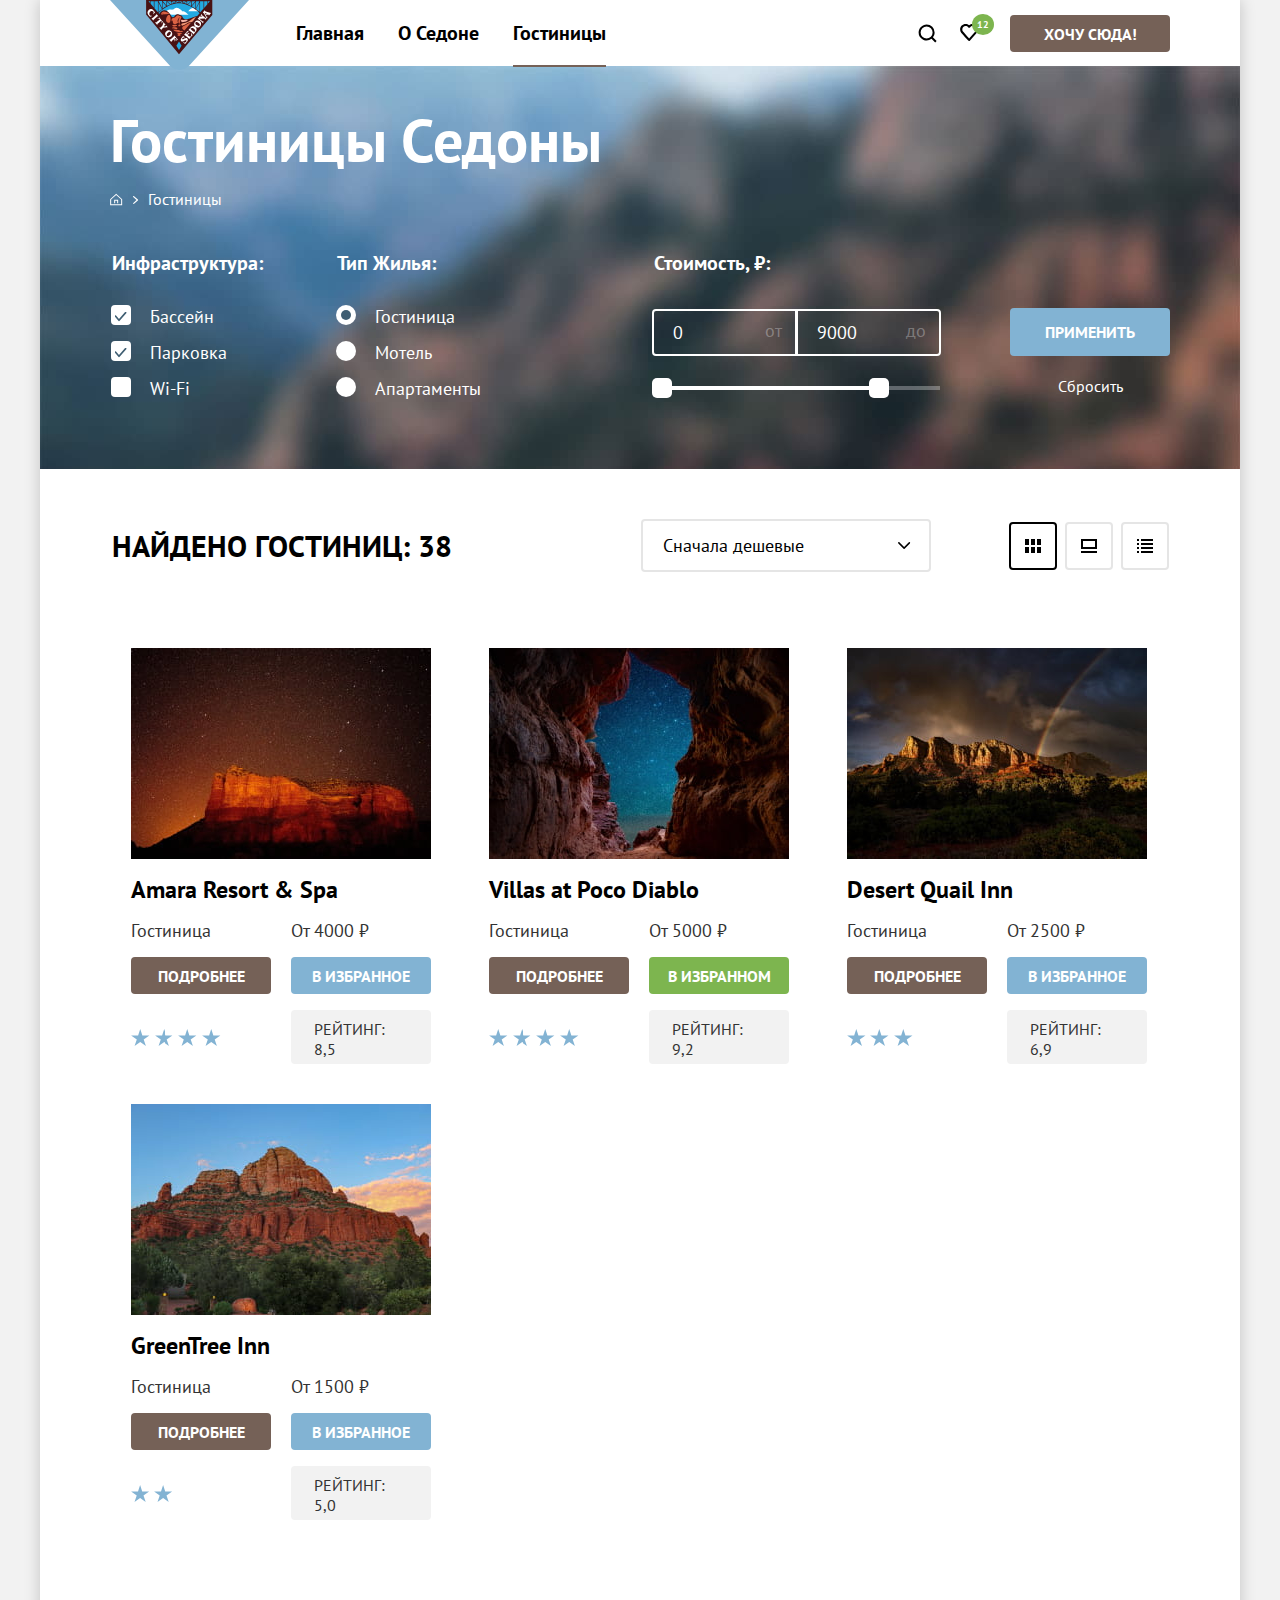
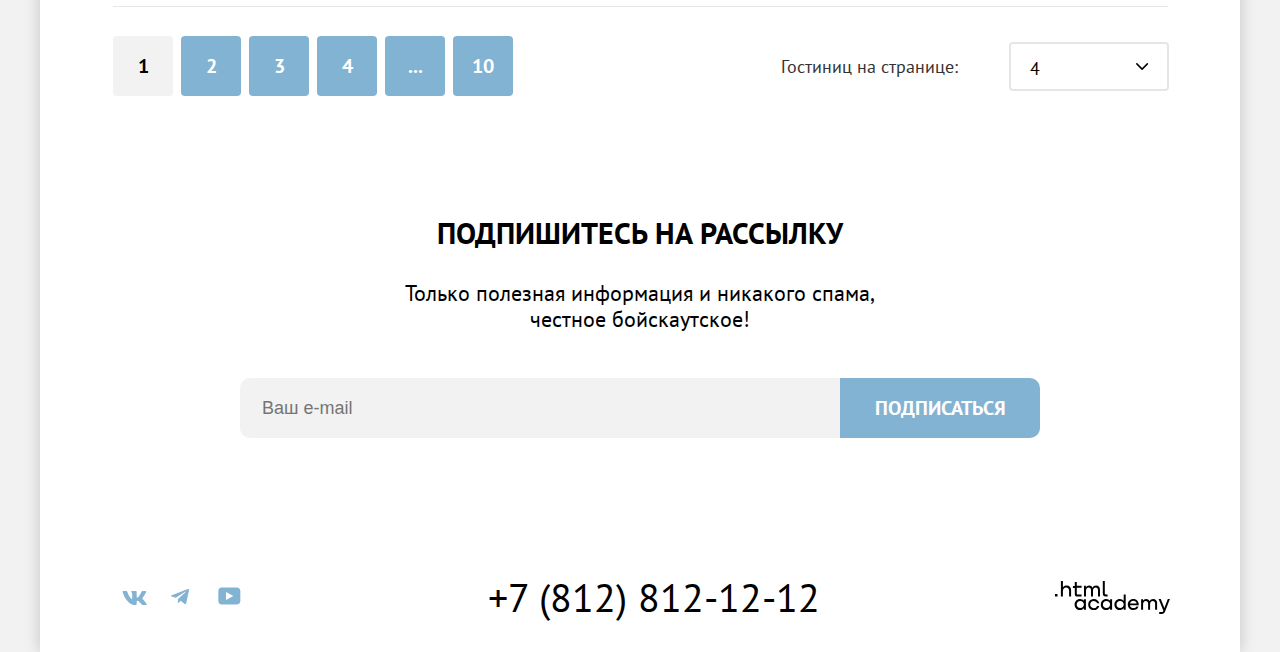
<file: 8/catalog.html>
<!DOCTYPE html>
<html lang="ru">

  <head>
    <meta charset="UTF-8">
    <title>Каталог гостиниц</title>
    <link rel="stylesheet" href="styles/styles.css">
    <link rel="icon" href="favicon.ico">
    <link rel="icon" type="image/png" sizes="32x32" href="images/favicon.png">
    <base href="https://htmlacademy-htmlcss.github.io/1056375-sedona-34/8/">
</head>

  <body>
    <div class="main-container  page-container">
      <header class="page-header">
        <nav class="navigation">
          <a class="navigation-logo" href="index.html">
            <img class="page-header-logo" src="images/header-logo.svg" width="139" height="70" alt="Логотип Седона.">
          </a>

          <ul class="navigation-list">
            <li class="navigation-item">
              <a class="navigation-link" href="index.html">Главная</a>
            </li>
            <li class="navigation-item">
              <a class="navigation-link" href="about.html">О Седоне</a>
            </li>
            <li class="navigation-item">
              <a class="navigation-link navigation-link-current" href="catalog.html">Гостиницы</a>
            </li>
          </ul>

          <ul class="navigation-list navigation-user">
            <li class="navigation-item">
              <a class="navigation-link" href="#">
                <svg class="navigation-icon" aria-hidden="true" focusable="false" width="19" height="19"
                  viewBox="0 0 19 19" xmlns="http://www.w3.org/2000/svg">
                  <path
                    d="m18.61 17-3.7-3.67c1-1.3 1.7-2.98 1.7-4.87a8 8 0 0 0-8-7.96c-4.4 0-8 3.68-8 8.06a8 8 0 0 0 12.9 6.26l3.7 3.68 1.4-1.5Zm-10-2.48a6 6 0 0 1-6-5.96 6 6 0 0 1 12 0 6 6 0 0 1-6 5.96Z" />
                </svg>
                <span class="visually-hidden">Поиск</span>
              </a>
            </li>
            <li class="navigation-item">
              <a class="navigation-link favorites" href="#">
                <svg class="navigation-icon" aria-hidden="true" focusable="false" width="19" height="17"
                  viewBox="0 0 19 17" xmlns="http://www.w3.org/2000/svg">
                  <path
                    d="M9.014 17c-.3 0-.6-.1-.8-.4-5.4-6.1-6.7-7.5-7-7.9-.7-.9-1.1-2.1-1.1-3.3 0-3 2.4-5.4 5.5-5.4 1.3 0 2.5.5 3.5 1.3 1-.8 2.3-1.3 3.5-1.3 3 0 5.5 2.4 5.5 5.4 0 1.3-.5 2.5-1.3 3.4l-7 7.9c-.2.2-.4.3-.8.3Zm-6-9.5c.3.4 3.5 4 6.1 6.9l6.2-7c.5-.5.7-1.2.7-2 0-1.8-1.5-3.3-3.3-3.3-1 0-2 .5-2.7 1.3-.3.3-.6.4-.9.4-.3 0-.6-.2-.8-.4-.7-.8-1.7-1.3-2.7-1.3-1.8 0-3.3 1.5-3.3 3.3-.1.9.3 1.6.7 2.1-.1 0-.1 0 0 0Z" />
                </svg>
                <span class="count-favorites">12</span>
                <span class="visually-hidden">Избранное</span>
              </a>
            </li>
            <li class="navigation-item">
              <a class="button button-small button-small-header" href="#">Хочу сюда!</a>
            </li>
          </ul>
        </nav>
      </header>

      <main class="main-container main-inner">
        <div class="filter-container">
          <header class="inner-header">
            <h1 class="inner-header-title">Гостиницы Седоны</h1>
            <ul class="breadcrumbs">
              <li class="breadcrumbs-item">
                <a class="breadcrumbs-link" href="index.html">
                  <svg class="breadcrumbs-icon" width="13" height="13" viewBox="0 0 13 13"
                    xmlns="http://www.w3.org/2000/svg">
                    <path fill-rule="evenodd" clip-rule="evenodd"
                      d="m.16 6.15 6-5.5 6 5.5v6.2h-12v-6.2Zm1 .4v4.8h10v-4.8l-5-4.5-5 4.5Zm4 3.8h-1v-3.5h4v3.5h-1v-2.5h-2v2.5Z" />
                  </svg>
                  <span class="visually-hidden">Главная</span>
                </a>
              </li>
              <li class="breadcrumbs-item">
                <a class="breadcrumbs-link">Гостиницы</a>
              </li>
            </ul>
          </header>

          <section class="catalog-hotels">
            <h2 class="visually-hidden" hidden>Каталог гостиниц с фильтрами</h2>
            <form class="catalog-filter" action="https://echo.htmlacademy.ru/" method="get">
              <fieldset class="catalog-filter-group">
                <legend class="catalog-filter-title">Инфраструктура:</legend>
                <ul class="catalog-filter-list">
                  <li class="catalog-filter-item">
                    <label class="control">
                      <input class="visually-hidden control-input" type="checkbox" name="pool" checked>
                      <span class="control-mark"></span>
                      Бассейн
                    </label>
                  </li>
                  <li class="catalog-filter-item">
                    <label class="control">
                      <input class="visually-hidden control-input" type="checkbox" name="parking" checked>
                      <span class="control-mark"></span>
                      Парковка
                    </label>
                  </li>
                  <li class="catalog-filter-item">
                    <label class="control">
                      <input class="visually-hidden control-input" type="checkbox" name="wi-fi">
                      <span class="control-mark"></span>
                      Wi-Fi
                    </label>
                  </li>
                </ul>
              </fieldset>

              <fieldset class="catalog-filter-group">
                <legend class="catalog-filter-title">Тип жилья:</legend>
                <ul class="catalog-filter-list">
                  <li class="catalog-filter-item">
                    <label class="control">
                      <input class="visually-hidden control-input" type="radio" name="housing-group" value="hotel"
                        checked>
                      <span class="control-mark"></span>
                      Гостиница
                    </label>
                  </li>
                  <li class="catalog-filter-item">
                    <label class="control">
                      <input class="visually-hidden control-input" type="radio" name="housing-group" value="motel">
                      <span class="control-mark"></span>
                      Мотель
                    </label>
                  </li>
                  <li class="catalog-filter-item">
                    <label class="control">
                      <input class="visually-hidden control-input" type="radio" name="housing-group" value="apartments">
                      <span class="control-mark"></span>
                      Апартаменты
                    </label>
                  </li>
                </ul>
              </fieldset>


              <fieldset class="catalog-filter-group catalog-filter-group-right">
                <legend class="catalog-filter-title">Стоимость, ₽:</legend>
                <div class="range">

                  <div class="range-wrapper-inputs">
                    <div class="range-input-section">
                      <input class="range-input" type="number" value="0" name="min-price" id="min-price">
                      <label class="catalog-filter-label" for="min-price">
                        от
                      </label>

                    </div>
                    <div class="range-input-section">
                      <input class="range-input" type="number" value="9000" name="max-price">
                      <label class="catalog-filter-label">
                        до
                      </label>
                    </div>
                  </div>

                  <div class="range-scale">
                    <div class="range-bar" style="left: 10px; width: 217px">
                      <button class="range-toggle toggle-min" type="button">
                        <span class="visually-hidden">Изменить минимальную цену.</span>
                      </button>
                      <button class="range-toggle toggle-max" type="button">
                        <span class="visually-hidden">Изменить максимальную цену.</span>
                      </button>
                    </div>
                  </div>

                </div>
              </fieldset>

              <div class="buttons">
                <button class="button button-submit" type="submit">Применить</button>
                <button class="button-reset" type="reset">Сбросить</button>
              </div>
            </form>
          </section>
        </div>

        <div class="sorting-container">
          <div class="search-result-number">Найдено гостиниц: 38</div>

          <select class="select-control" aria-label="Сортировка">
            <option value="cheap">Сначала дешевые</option>
            <option value="expensive">Сначала дорогие</option>
            <option value="popular">Сначала популярные</option>
          </select>

          <a class="button-light button-current" href="#">
            <svg class="select-icon" width="16" height="14" viewBox="0 0 16 14" xmlns="http://www.w3.org/2000/svg">
              <path d="M4 0H0v6h4V0ZM16 0h-4v6h4V0ZM10 0H6v6h4V0ZM4 8H0v6h4V8ZM16 8h-4v6h4V8ZM10 8H6v6h4V8Z" />
            </svg>
            <span class="visually-hidden">Показать каротчки</span>
          </a>
          <a class="button-light" href="#">
            <svg class="select-icon" width="16" height="14" viewBox="0 0 16 14" xmlns="http://www.w3.org/2000/svg">
              <path d="M16 12H0v2h16v-2ZM14 2v6H2V2h12Zm2-2H0v10h16V0Z" />
            </svg>
            <span class="visually-hidden">Показать по одной карточке</span>
          </a>
          <a class="button-light" href="#">
            <svg class="select-icon" width="16" height="14" viewBox="0 0 16 14" xmlns="http://www.w3.org/2000/svg">
              <path
                d="M2 0H0v2h2V0ZM16 0H4v2h12V0ZM2 4H0v2h2V4ZM16 4H4v2h12V4ZM2 8H0v2h2V8ZM16 8H4v2h12V8ZM2 12H0v2h2v-2ZM16 12H4v2h12v-2Z" />
            </svg>
            <span class="visually-hidden">Показать список</span>
          </a>
        </div>

        <ul class="hotel-card-list">
          <li class="hotel-card-item">
            <a class="product-card-link" href="#">
              <img class="product-card-image" src="images/hotel-1.jpg" width="300" height="211"
                alt="Отель Amara Resort & Spa.">
              <h3 class="product-card-title">Amara Resort & Spa</h3>
            </a>
            <span class="card-housing-type">Гостиница</span>
            <span class="card-housing-type">От 4000 ₽</span>
            <a class="button button-small" href="#">подробнее</a>
            <a class="button button-like" href="#">в избранное</a>
            <span class="stars-4"></span>
            <span class="rating">Рейтинг: 8,5</span>
          </li>
          <li class="hotel-card-item">
            <a class="product-card-link" href="#">
              <img class="product-card-image" src="images/hotel-2.jpg" width="300" height="211"
                alt="Отель Villas at Poco Diablo.">
              <h3 class="product-card-title">Villas at Poco Diablo</h3>
            </a>
            <span class="card-housing-type">Гостиница</span>
            <span class="card-housing-type">От 5000 ₽</span>
            <a class="button button-small" href="#">подробнее</a>
            <a class="button button-liked" href="#">в избранном</a>
            <span class="stars-4"></span>
            <span class="rating">Рейтинг: 9,2</span>
          </li>
          <li class="hotel-card-item">
            <a class="product-card-link" href="#">
              <img class="product-card-image" src="images/hotel-3.jpg" width="300" height="211"
                alt="Отель Desert Quail Inn.">
              <h3 class="product-card-title">Desert Quail Inn</h3>
            </a>
            <span class="card-housing-type">Гостиница</span>
            <span class="card-housing-type">От 2500 ₽</span>
            <a class="button button-small" href="#">подробнее</a>
            <a class="button button-like" href="#">в избранное</a>
            <span class="stars-3"></span>
            <span class="rating">Рейтинг: 6,9</span>
          </li>
          <li class="hotel-card-item">
            <a class="product-card-link" href="#">
              <img class="product-card-image" src="images/hotel-4.jpg" width="300" height="211"
                alt="Отель GreenTree Inn">
              <h3 class="product-card-title">GreenTree Inn</h3>
            </a>
            <span class="card-housing-type">Гостиница</span>
            <span class="card-housing-type">От 1500 ₽</span>
            <a class="button button-small" href="#">подробнее</a>
            <a class="button button-like" href="#">в избранное</a>
            <span class="stars-2"></span>
            <span class="rating">Рейтинг: 5,0</span>
          </li>
        </ul>

        <div class="pagination">
          <ul class="pagination-list">
            <li class="pagination-item">
              <a class="pagination-link pagination-current" href="#">1</a>
            </li>
            <li class="pagination-item">
              <a class="pagination-link" href="#">2</a>
            </li>
            <li class="pagination-item">
              <a class="pagination-link" href="#">3</a>
            </li>
            <li class="pagination-item">
              <a class="pagination-link" href="#">4</a>
            </li>
            <li class="pagination-item">
              <a class="pagination-link" href="#">...</a>
            </li>
            <li class="pagination-item">
              <a class="pagination-link" href="#">10</a>
            </li>
          </ul>

          <span class="hotel-counter">Гостиниц на странице:</span>

          <select class=" select-control select-hotels-display">
            <option value="4">4</option>
            <option value="6">6</option>
            <option value="8">8</option>
            <option value="10">10</option>
          </select>
        </div>
      </main>

      <footer class="page-footer">
        <section class="newsletter catalog-newsletter">
          <h2 class="section-title newsletter-title">Подпишитесь на рассылку</h2>
          <p class="section-info newsletter-info">Только полезная информация и никакого спама, честное бойскаутское!</p>
          <form class="newsletter-form" action="https://echo.htmlacademy.ru/" method="post">
            <label for="newsletter-email" class="visually-hidden">Email</label>
            <input class="field" placeholder="Ваш e-mail" type="email" name="newsletter-email" id="newsletter-email"
              required>
            <button class="button newsletter-button" type="submit">Подписаться</button>
          </form>
        </section>

        <div class="footer-container">
          <section class="footer-socials">
            <h2 class="visually-hidden">Социальные сети</h2>
            <ul class="footer-socials-list">
              <li class="footer-socials-item">
                <a class="socials-icon" href="https://vk.com/htmlacademy">
                  <svg aria-hidden="true" focusable="false" width="25" height="14" viewBox="0 0 25 14"
                    xmlns="http://www.w3.org/2000/svg">
                    <path fill-rule="evenodd" clip-rule="evenodd"
                      d="M24.12.95c.16-.55 0-.95-.8-.95H20.7c-.67 0-.98.35-1.15.73 0 0-1.33 3.2-3.22 5.27-.61.6-.9.8-1.23.8-.16 0-.41-.2-.41-.74V.95c0-.66-.19-.95-.74-.95H9.82c-.42 0-.67.3-.67.6 0 .61.95.76 1.04 2.5v3.8c0 .84-.15.99-.48.99-.9 0-3.06-3.21-4.34-6.89-.25-.71-.5-1-1.18-1H1.57c-.75 0-.9.35-.9.73 0 .68.89 4.07 4.14 8.55 2.17 3.06 5.23 4.72 8 4.72 1.68 0 1.88-.37 1.88-1v-2.32c0-.73.16-.88.7-.88.38 0 1.05.2 2.6 1.67 1.79 1.75 2.08 2.53 3.08 2.53h2.63c.75 0 1.12-.37.9-1.1-.23-.72-1.08-1.77-2.2-3.02-.62-.7-1.54-1.47-1.82-1.86-.39-.49-.28-.7 0-1.14 0 0 3.2-4.43 3.54-5.93Z" />
                  </svg>
                  <span class="visually-hidden">Vkontakte</span>
                </a>
              </li>
              <li class="footer-socials-item">
                <a class="socials-icon" href="https://t.me/htmlacademy">
                  <svg aria-hidden="true" focusable="false" width="18" height="16" viewBox="0 0 18 16"
                    xmlns="http://www.w3.org/2000/svg">
                    <path
                      d="M16.79.1.84 6.25c-1.09.43-1.08 1.04-.2 1.31l4.1 1.28 9.47-5.98c.44-.27.85-.12.52.18L7.05 9.96l-.28 4.22c.41 0 .6-.19.83-.41l1.99-1.93 4.13 3.05c.77.42 1.31.2 1.5-.7l2.72-12.8c.28-1.12-.43-1.62-1.16-1.3Z" />
                  </svg>
                  <span class="visually-hidden">Telegram</span>
                </a>
              </li>
              <li class="footer-socials-item">
                <a class="socials-icon" href="https://www.youtube.com/user/htmlacademyru">
                  <svg aria-hidden="true" focusable="false" width="23" height="18" viewBox="0 0 23 18"
                    xmlns="http://www.w3.org/2000/svg">
                    <path
                      d="M18.94.5H3.51C1.65.5.33 2.1.33 3.9V14c0 1.9 1.32 3.5 3.18 3.5h15.65c1.64 0 3.17-1.6 3.17-3.4V3.9C22.11 2.1 20.8.5 18.94.5ZM7.99 13.04V4.96L15.33 9l-7.34 4.04Z" />
                  </svg>
                  <span class="visually-hidden">Youtube</span>
                </a>
              </li>
            </ul>
          </section>

          <section class="contacts">
            <h2 class="visually-hidden">Контакты</h2>
            <address class="contacts-phone">
              <a class="phone-number" href="tel:88128121212">+7 (812) 812-12-12</a>
            </address>
          </section>

          <section class="html-academy">
            <h2 class="visually-hidden">Сделано в HTML Academy</h2>
            <a class="html-academy-link" href="https://htmlacademy.ru/">
              <svg class="html-academy-logo" width="115" height="34" viewBox="0 0 115 34"
                xmlns="http://www.w3.org/2000/svg">
                <path
                  d="M0 13.9v2.6h2.5v-2.6H0ZM11.6 5.5c-1.6 0-2.8.7-3.6 1.7h-.1V1h-2v15.5h2v-5.3c0-2.1 1.3-3.6 3.3-3.6 1.8 0 2.9 1.4 2.9 3.2v5.7h2v-6.1c.1-3-1.8-4.9-4.5-4.9ZM26.6 5.8h-4.8V2.1h-2v3.8h-1.9v2h1.9v6c0 1.7 1 2.7 2.7 2.7h4.1v-2h-3.7c-.7 0-1.1-.4-1.1-1.1V7.8h4.8v-2ZM41.1 5.6c-1.6 0-2.9.8-3.5 2.1h-.1c-.6-1.2-1.8-2.1-3.4-2.1-1.4 0-2.5.8-3.1 1.8h-.1V5.8H29v10.6h2V11c0-2 1-3.5 2.6-3.5 1.5 0 2.4 1 2.4 2.6v6.3h2v-5.6c0-2.4 1.4-3.3 2.6-3.3 1.5 0 2.4 1 2.4 2.6v6.3h2V9.9c.1-2.5-1.4-4.3-3.9-4.3ZM47.8 13.7c0 1.7 1 2.7 2.8 2.7h2v-2h-1.7c-.7 0-1.1-.4-1.1-1.1V1h-2v12.7ZM28.9 20.7c-.9-1.1-2.2-1.8-3.9-1.8-3.1 0-5.4 2.3-5.4 5.6s2.3 5.6 5.4 5.6c1.8 0 3-.8 3.8-1.9h.1v1.6h2V19.2h-2v1.5Zm-3.6 7.4c-2.2 0-3.6-1.6-3.6-3.6s1.4-3.6 3.6-3.6 3.6 1.6 3.6 3.6c0 1.9-1.4 3.6-3.6 3.6ZM44.2 23c-.5-2.4-2.6-4.1-5.4-4.1a5.4 5.4 0 0 0-5.6 5.6c0 3.1 2.2 5.6 5.6 5.6 2.8 0 4.9-1.8 5.4-4.2h-2.1a3.4 3.4 0 0 1-3.3 2.3c-2.2 0-3.6-1.6-3.6-3.6s1.4-3.6 3.6-3.6c1.6 0 2.8 1 3.3 2.2h2.1V23ZM55.1 20.7c-.9-1.1-2.2-1.8-3.9-1.8-3.1 0-5.4 2.3-5.4 5.6s2.3 5.6 5.4 5.6c1.8 0 3-.8 3.8-1.9h.1v1.6h2V19.2h-2v1.5Zm-3.6 7.4c-2.2 0-3.6-1.6-3.6-3.6s1.4-3.6 3.6-3.6 3.6 1.6 3.6 3.6c0 1.9-1.5 3.6-3.6 3.6ZM68.7 20.8c-.9-1.1-2.2-1.9-3.9-1.9-3.1 0-5.4 2.3-5.4 5.6s2.2 5.6 5.4 5.6c1.7 0 3-.8 3.8-1.8h.1v1.5h2V14.4h-2v6.4Zm-3.6 7.3c-2.2 0-3.6-1.6-3.6-3.6s1.4-3.6 3.6-3.6 3.6 1.6 3.6 3.6c-.1 2-1.5 3.6-3.6 3.6ZM78.3 18.9c-3.3 0-5.5 2.5-5.5 5.6 0 3 2.1 5.6 5.5 5.6 2.5 0 4.5-1.3 5.2-3.6h-2.1c-.5 1-1.6 1.6-3 1.6-1.9 0-3.3-1.3-3.4-2.9h8.8c.2-3.6-2-6.3-5.5-6.3Zm0 1.9c1.7 0 3 1 3.3 2.6h-6.5c.3-1.5 1.5-2.6 3.2-2.6ZM98.2 18.9c-1.6 0-2.9.8-3.6 2h-.1c-.6-1.2-1.8-2-3.4-2-1.4 0-2.5.7-3.1 1.8v-1.5h-1.9v10.6h2v-5.4c0-2 1-3.4 2.6-3.5 1.5 0 2.4 1 2.4 2.6v6.3h2v-5.6c0-2.4 1.4-3.3 2.6-3.3 1.5 0 2.4 1 2.4 2.6v6.3h2v-6.5c.1-2.6-1.4-4.4-3.9-4.4ZM109.4 28l-3.6-8.9h-2.2l4.8 11.6c-.3.9-.7 1.2-1.7 1.2h-2.5v2h2.5c1.8 0 2.8-.8 3.5-2.6l4.7-12.2h-2.1l-3.4 8.9Z" />
              </svg>
            </a>
          </section>
        </div>
      </footer>
    </div>

  </body>

</html>
</file>
<file: styles/styles.css>
@font-face {
  font-family: "PT Sans";
  font-style: normal;
  font-weight: 400;
  src: url("../fonts/ptsans-400.woff2") format("woff2");
  font-display: swap;
}

@font-face {
  font-family: "PT Sans";
  font-style: normal;
  font-weight: 700;
  src: url("../fonts/ptsans-700.woff2") format("woff2");
  font-display: swap;
}

html {
  height: 100%;
}

body {
  display: flex;
  flex-direction: column;
  min-height: 100%;
  margin: 0;
  font-family: "PT Sans", sans-serif;
  font-size: 22px;
  line-height: 26px;
  color: #000000;
  background: #f2f2f2;
}

.visually-hidden {
  position: absolute;
  width: 1px;
  height: 1px;
  margin: -1px;
  padding: 0;
  border: 0;
  clip: rect(0 0 0 0);
  overflow: hidden;
}

.page-container {
  display: flex;
  flex-direction: column;
  width: 1200px;
  min-height: 100%;
  margin: 0 auto;
  background-color: #ffffff;
  box-shadow: 0 0 15px rgba(0, 0, 0, 0.2);
}

.main-container {
  flex-grow: 1;
}

.button {
  display: inline-block;
  box-sizing: border-box;
  padding: 0 15px;
  font-family: "PT Sans", sans-serif;
  font-size: 16px;
  line-height: 20px;
  font-weight: 700;
  text-align: center;
  color: #ffffff;
  text-decoration: none;
  text-transform: uppercase;
  background-color: #756157;
  border-radius: 4px;
  cursor: pointer;
}

.button:hover,
.button:focus {
  background-color: #615048;
  outline: none;
}

.button:active {
  color: rgba(255, 255, 255, 0.3);
  outline: none;
}

.button-small {
  padding-top: 9px;
  padding-bottom: 8px;
  width: 140px;
  align-self: center;
}

.button-small-header {
  width: 160px;
}

.navigation {
  display: flex;
}

.navigation-logo {
  width: 139px;
  margin-right: 30px;
  margin-left: 70px;
  background-size: cover;
  margin-bottom: -10px;
  position: relative;
}

.navigation-list {
  display: flex;
  align-items: center;
  flex-wrap: wrap;
  width: 470px;
  margin: 0;
  padding: 0;
  list-style-type: none;
}

.navigation-user {
  max-width: 300px;
  margin-left: auto;
  margin-right: 70px;
  justify-content: flex-end;
}

.navigation-user .navigation-link {
  min-width: 18px;
  min-height: 18px;
  padding-left: 12px;
  padding-right: 12px;
}

.navigation-link-current::after {
  position: absolute;
  left: 17px;
  right: 17px;
  height: 2px;
  content: "";
  background-color: #756157;
  bottom: -1px;
}

.navigation-link {
  position: relative;
  display: block;
  padding: 20px 17px;
  color: #000000;
  font-size: 20px;
  font-weight: 700;
  text-decoration: none;
  text-transform: capitalize;
}

.count-favorites {
  position: absolute;
  font-size: 10px;
  line-height: 13px;
  border-radius: 50%;
  background-color: #7DB54F;
  color: #ffffff;
  padding: 4px 5px;
  top: 10px;
  left: 24px;
}

.navigation-link:hover,
.navigation-link:focus {
  color: #615048;
}

.navigation-link:active {
  color: rgba(117, 97, 87, 0.3);
}

.navigation-icon {
  position: absolute;
}

.navigation-item:hover .navigation-icon,
.navigation-item:focus .navigation-icon {
  fill: #615048;
}

.navigation-item:active .navigation-icon {
  fill: rgba(117, 97, 87, 0.3);
}

.navigation-item .button {
  margin-left: 20px;
}

.main-index {
  text-align: center;
}

.header-background {
  background-image: url("../images/background-divider.svg"), url("../images/background-header.jpg");
  background-color: #615048;
  background-size: contain, cover;
  background-repeat: no-repeat;
  padding-top: 51px;
  padding-bottom: 82px;
  margin-bottom: 0;
  background-position: bottom, top;
}

.main-logo {
  display: block;
  margin: 0 auto;
  margin-bottom: 0;
  padding: 0;
}

.main-description {
  padding-top: 63px;
  padding-bottom: 90px;
}

.section-title {
  font-size: 30px;
  line-height: 36px;
  font-weight: 700;
  text-transform: uppercase;
  margin: 0 auto 31px;
  max-width: 630px;
}

.section-info {
  color: #333333;
  margin: 0 auto;
  max-width: 660px;
}

.advantages-list {
  display: flex;
  flex-wrap: wrap;
  margin: 0;
  padding: 0;
  list-style-type: none;
}

.advantages-block {
  display: flex;
  flex-wrap: wrap;
}

.advantages-item {
  width: 400px;
  min-height: 384px;
  box-sizing: border-box;
  padding: 0 84px;
}

.advantages-title {
  font-weight: 700;
  font-size: 24px;
  line-height: 28px;
  text-transform: uppercase;
  margin: 0 auto;
  margin-bottom: 30px;
  max-width: 180px;
}

.item-city {
  color: #ffffff;
  background-color: #82b3d3;
  padding-top: 92px;
  padding-bottom: 92px;
}

.advantages-number,
.advantages-description {
  font-size: 18px;
  line-height: 21px;
  margin: 0;
}

.advantages-description {
  color: #333333;
}

.advantages-number {
  margin-bottom: 30px;
}

.description-city {
  color: #ffffff;
}

.advantages-image {
  background-color: #82b3d3;
}

.advantages-image img {
  vertical-align: bottom;
  max-height: 384px;
}

.advantages-pale {
  background-color: rgba(131, 179, 211, 0.12);
  padding-top: 103px;
  padding-bottom: 102px;
}

.advantages-pale:nth-child(2) {
  background-color: #ffffff;
}

.advantages-pale:nth-child(4) {
  background-color: rgba(131, 179, 211, 0.2);
}

.sublist {
  padding-top: 80px;
  padding-bottom: 81px;
}

.sublist .advantages-title {
  margin-top: 102px;
}

.advantages-list .sublist:nth-child(1) {
  background-image: url("../images/icons/advantages-home.svg");
  background-repeat: no-repeat;
  background-size: 75px 72px;
  background-position: center top 80px;
}

.advantages-list .sublist:nth-child(2) {
  background-image: url("../images/icons/advantages-food.svg");
  background-repeat: no-repeat;
  background-size: 75px 72px;
  background-position: center top 80px;
}

.advantages-list .sublist:nth-child(3) {
  background-image: url("../images/icons/advantages-souvenires.svg");
  background-repeat: no-repeat;
  background-size: 75px 72px;
  background-position: center top 80px;
}

.find-hotel {
  padding-top: 91px;
  padding-bottom: 93px;
}

.find-hotel-title {
  margin-top: 0;
  margin-bottom: 29px;
}

.find-hotel-info {
  margin: 0 auto 56px;
  max-width: 592px;
}

.button-find-hotel {
  font-size: 20px;
  line-height: 36px;
  padding: 12px 15px;
  width: 574px;
}

.newsletter {
  background-image: url("../images/background-footer.jpg");
  color: #ffffff;
  background-color: rgba(131, 179, 211, 0.7);
  background-size: cover;
  background-repeat: no-repeat;
  text-align: center;
  padding-top: 94px;
  padding-bottom: 94px;
}

.newsletter-title {
  margin-top: 0;
  margin-bottom: 29px;
}

.newsletter-info {
  color: inherit;
  margin: 0 auto 46px;
  max-width: 475px;
}

.newsletter-form {
  display: flex;
  justify-content: center;
}

.field {
  box-sizing: border-box;
  width: 600px;
  border-radius: 10px 0 0 10px;
  border: none;
  font-size: 18px;
  line-height: 21px;
  padding-left: 22px;
  padding-right: 22px;
}

.newsletter-button {
  width: 200px;
  padding: 12px 15px;
  font-size: 20px;
  line-height: 36px;
  border: none;
  border-radius: 0 10px 10px 0;
  background-color: #82b3d3;
}

.newsletter-button:hover,
.newsletter-button:focus {
  background-color: #68a2ca;
}

.newsletter-button:active {
  color: rgba(255, 255, 255, 0.3);
}

.footer-container {
  display: flex;
  justify-content: space-between;
  align-items: center;
  padding: 40px 70px 30px;
}

.footer-socials {
  max-width: 184px;
}

.footer-socials-list {
  display: flex;
  flex-wrap: wrap;
  justify-content: stretch;
  padding: 0;
  margin: 0;
  list-style-type: none;
}

.socials-icon {
  display: inline-block;
  box-sizing: border-box;
  padding: 12px;
  min-width: 47px;
  fill: #83b3d3;
}

.socials-icon:hover,
.socials-icon:focus {
  fill: #68a2ca;
  outline: none;
}

.socials-icon:active {
  fill: rgba(104, 162, 202, 0.3);
  outline: none;
}

.contacts {
  width: 720px;
  text-align: center;
}

.contacts-phone {
  margin-top: 5px;
  margin-bottom: 5px;
}

.phone-number {
  color: #000000;
  font-size: 40px;
  line-height: 40px;
  font-style: normal;
  text-decoration: none;
}

.phone-number:hover,
.phone-number:focus {
  color: #615048;
  outline: none;
}

.phone-number:active {
  color: rgba(117, 97, 87, 0.3);
  outline: none;
}

.html-academy-logo {
  display: block;
}

.html-academy-link:hover .html-academy-logo,
.html-academy-link:focus .html-academy-logo {
  fill: #615048;
  outline: none;
}

.html-academy-logo:active {
  fill: rgba(117, 97, 87, 0.3);
}

.modal-container {
  position: fixed;
  top: 0;
  left: 0;
  display: flex;
  width: 100%;
  height: 100%;
  background-color: rgba(242, 242, 242, 0.8);
}

.modal {
  position: relative;
  margin: auto;
  padding: 62px 70px 70px;
  background-color: #ffffff;
  border-radius: 30px;
}

.modal-booking {
  width: 575px;
}

.modal-close-button {
  position: absolute;
  padding: 0;
  top: 54px;
  right: 70px;
  width: 53px;
  height: 53px;
  background-color: #f2f2f2;
  border: none;
  border-radius: 50%;
  cursor: pointer;
}

.close-icon {
  position: absolute;
  top: 50%;
  left: 50%;
  transform: translateY(-50%) translateX(-50%);
  fill: #000000;
}

.modal-close-button:hover {
  background-color: #e6e6e6;
}

.modal-close-button:focus {
  background-color: #e6e6e6;
  outline: 3px solid #83b3d3;
}

.modal-close-button:active {
  background-color: #e6e6e6;
}

.modal-close-button:active .close-icon {
  fill-opacity: 0.3;
}

.modal-title {
  margin: 0;
  margin-bottom: 63px;
  font-family: inherit;
  font-size: 30px;
  line-height: 36px;
  font-weight: 700;
  text-transform: uppercase;
}

.search-form {
  display: grid;
  grid-template-rows: 50px 40px 50px 40px auto 100px;
  align-items: center;
}

.field-group-dates {
  display: grid;
  grid-template-columns: 1fr 420px;
  margin: 0;
}

.people-section {
  display: grid;
  grid-template-columns: 288px 1fr;
}

.search-label {
  font-size: 20px;
  line-height: 26px;
  font-weight: 700;
  font-family: inherit;
  align-self: center;
  text-transform: capitalize;
}

.warning {
  font-size: 16px;
  line-height: 21px;
  font-family: inherit;
  margin: 0;
  margin-left: 155px;
}

.warning-error {
  color: #ff5757;
}

.search-input {
  padding: 15px 0 14px 0;
  background-color: #f2f2f2;
  border: none;
  border-radius: 4px;
  box-sizing: border-box;
  font-size: 18px;
  line-height: 21px;
  font-family: inherit;
}

.search-input:hover {
  background-color: #e6e6e6;
}

.search-input:focus {
  background: #e6e6e6;
  outline: 3px solid #83b3d3;
}

.search-input:active {
  background-color: #ffffff;
  outline: 2px solid #000000;
}

.field-group-dates .search-input {
  padding-left: 19px;
  padding-right: 50px;
  background-image: url("../images/icons/date.svg");
  background-repeat: no-repeat;
  background-position: center right 19px;
}

.field-group-people {
  display: grid;
  grid-template-columns: 1fr 133px;
  margin: 0;
}

.field-group-people .search-input {
  text-align: center;
  width: 133px;
}

.field-group-people .search-input::-webkit-outer-spin-button,
.field-group-people .search-input::-webkit-inner-spin-button {
  appearance: none;
}

input[type=number] {
  -moz-appearance: textfield;
}

.spins {
  position: relative;
}

.spin-less {
  position: absolute;
  top: 0;
  left: 0;
  height: 50px;
  width: 50px;
  border: none;
  background-color: transparent;
  padding: 0;
  fill-opacity: 0.3;
  cursor: pointer;
}

.spin-less-icon {
  position: absolute;
  top: 50%;
  left: 50%;
  transform: translate(-50%, -50%);
  fill: #000000;
  overflow: visible;
}

.spin-more {
  position: absolute;
  top: 0;
  right: 0;
  height: 50px;
  width: 50px;
  border: none;
  background-color: transparent;
  padding: 0;
  fill-opacity: 0.3;
  cursor: pointer;
}

.spin-more-icon {
  position: absolute;
  top: 50%;
  left: 50%;
  transform: translate(-50%, -50%);
  fill: #000000;
  overflow: visible;
}

.spin-more:hover .spin-more-icon,
.spin-less:hover .spin-less-icon {
  fill-opacity: 1;
}

.spin-less:focus {
  outline: none;
}

.spin-less:focus .spin-less-icon {
  outline: 3px solid #83b3d3;
  padding: 12px 6px;
  border-radius: 4px;
  fill-opacity: 1;
  border: none;
  top: 50%;
  left: 50%;
  transform: translate(-50%, -50%);
}

.spin-more:focus {
  outline: none;
}

.spin-more:focus .spin-more-icon {
  outline: 3px solid #83b3d3;
  padding: 6px;
  border-radius: 4px;
  fill-opacity: 1;
  top: 50%;
  left: 50%;
  transform: translate(-50%, -50%);
}

.spin-more:active .spin-more-icon,
.spin-less:active .spin-less-icon {
  fill-opacity: 0.2;
}

.search-kids {
  margin-left: 56px;
}

.search-button {
  font-size: 20px;
  line-height: 36px;
  padding: 12px 26px;
  border: none;
  border-radius: 10px;
  align-self: end;
  background-color: #83b3d3;
  cursor: pointer;
}

.search-button:hover {
  background-color: #68a2ca;
}

.search-button:focus {
  background-color: #68a2ca;
  outline: 3px solid #756157;
}

.tooltip {
  position: absolute;
  margin-top: 14px;
  margin-left: 110px;
  width: 25px;
  height: 25px;
  z-index: 1;
}

.tooltip-toggle {
  border: none;
  background-color: transparent;
  padding: 0;
  margin: 0;
  display: block;
}

.tooltip-icon {
  width: 100%;
  height: 100%;
  display: block;
}

.tooltip-text {
  background-color: #242424;
  color: #ffffff;
  font-size: 16px;
  line-height: 21px;
  font-weight: normal;
  text-transform: none;
  padding: 15px 22px;
  border-radius: 10px;
  box-sizing: border-box;
  width: 256px;
  position: absolute;
  top: 40px;
  left: 50%;
  transform: translateX(-50%);
  display: none;
}

.tooltip-text::before {
  content: "";
  background-image: url("../images/icons/tooltip-arrow.svg");
  width: 14px;
  height: 6px;
  position: absolute;
  bottom: 100%;
  left: 0;
  right: 0;
  margin-left: auto;
  margin-right: auto;
}

.tooltip-toggle:hover + .tooltip-text,
.tooltip-toggle:focus + .tooltip-text {
  display: block;
}

.modal-container-close {
  display: none;
}

.filter-container {
  background-image: url("../images/background-filter.jpg");
  color: #ffffff;
  background-color: rgba(131, 179, 211, 0.7);
  background-size: cover;
  background-repeat: no-repeat;
  padding: 35px 70px 70px;
  margin-bottom: 50px;
}

.inner-header-title {
  font-size: 60px;
  line-height: 78px;
  font-weight: 700;
  text-transform: capitalize;
  margin: 0;
  margin-bottom: 10px;
}

.breadcrumbs {
  position: relative;
  display: flex;
  font-size: 16px;
  line-height: 21px;
  margin: 0;
  padding: 0;
  margin-bottom: 40px;
  list-style-type: none;
}

.breadcrumbs-item {
  margin-right: 25px;
}

.breadcrumbs-item:not(:last-child)::after {
  content: url("../images/icons/breadcrumbs.svg");
  position: absolute;
  margin-left: 10px;
  fill: #ffffff;
  bottom: 1px;
}

.breadcrumbs-link {
  color: inherit;
  vertical-align: bottom;
}

.breadcrumbs-icon {
  position: relative;
  bottom: -1px;
  fill: #ffffff;
}

.breadcrumbs-link:hover,
.breadcrumbs-icon:hover {
  color: rgba(255, 255, 255, 0.6);
  fill: rgba(255, 255, 255, 0.6);
}

.breadcrumbs-link:active,
.breadcrumbs-icon:active {
  color: rgba(255, 255, 255, 0.3);
  fill: rgba(255, 255, 255, 0.3);
}

.catalog-filter {
  display: flex;
}

.catalog-filter-list {
  list-style-type: none;
  padding-left: 0;
  margin: 0;
}

.catalog-filter-title {
  font-size: 20px;
  line-height: 26px;
  font-weight: 700;
  text-transform: capitalize;
  margin-bottom: 30px;
}

.control {
  position: relative;
  display: block;
  padding-left: 40px;
  font-size: 18px;
  line-height: 21px;
}

.catalog-filter-item:not(:last-of-type) .control {
  margin-bottom: 15px;
}

.control-mark {
  position: absolute;
  top: -1px;
  left: 1px;
  width: 20px;
  height: 20px;
  background-color: #ffffff;
  border-radius: 4px;
  box-sizing: border-box;
}

.control-input:hover + .control-mark {
  background-color: rgba(255, 255, 255, 0.6);
}

.control-input:focus + .control-mark {
  background-color: rgba(255, 255, 255, 0.6);
  outline: 3px solid #83b3d3;
}

.control-input[type="radio"]:focus + .control-mark {
  background-color: #ffffff;
  outline: 3px solid #83b3d3;
}

.control-input[type="checkbox"]:checked + .control-mark::after {
  position: absolute;
  content: url("../images/icons/checkbox.svg");
  left: 50%;
  top: 50%;
  transform: translate(-50%, -50%);
}

.control-input[type="radio"] + .control-mark {
  border-radius: 50%;
}

.control-input[type="radio"]:checked + .control-mark::before {
  position: absolute;
  top: 50%;
  left: 50%;
  width: 10px;
  height: 10px;
  background-color: #3f5e72;
  border-radius: 50%;
  content: "";
  transform: translate(-50%, -50%);
}

.range-scale {
  position: relative;
  height: 4px;
  margin-top: 30px;
  background-color: rgba(255, 255, 255, 0.3);
}

.range-bar {
  position: absolute;
  height: 4px;
  background-color: #ffffff;
}

.range-toggle {
  position: absolute;
  width: 20px;
  height: 20px;
  border-radius: 5px;
  background-color: #ffffff;
  border: none;
  cursor: pointer;
}

.range-toggle:focus {
  outline: 3px solid #83b3d3;
}

.range-toggle:active {
  outline: 2px solid #83b3d3;
}

.toggle-min {
  top: -8px;
  left: -10px;
}

.toggle-max {
  top: -8px;
  right: -10px;
}

.range-wrapper-inputs {
  position: relative;
  display: grid;
  grid-template-columns: 50% 50%;
  justify-content: center;
  border: none;
  box-sizing: border-box;
  width: 288px;
}

.range-input-section {
  position: relative;
  justify-items: end;
}

.range-input-section:first-child {
  grid-column: 1;
}

.range-input-section:last-child {
  grid-column: 2;
}

.range-input {
  background-color: transparent;
  border: 2px solid #ffffff;
  font-family: inherit;
  font-size: 18px;
  line-height: 23px;
  color: #ffffff;
  padding: 10px 40px 10px 19px;
  box-sizing: border-box;
  width: 145px;
  margin-top: 3px;
}

.range-input-section:first-child .range-input {
  border-radius: 4px 0 0 4px;
}

.range-input-section:last-child .range-input {
  border-radius: 0 4px 4px 0;
}

.range-input::-webkit-outer-spin-button,
.range-input::-webkit-inner-spin-button {
  appearance: none;
  margin: 0;
}

.range-input:hover {
  border-color: rgba(255, 255, 255, 0.6);
}

.range-input:focus {
  border-color: #ffffff;
  outline: #81B3D2 solid 2px;
  box-shadow: inset 0 0 0 2px #81B3D2;
}

.range-input:active {
  background-color: #756257;
  border-color: #ffffff;
}

.catalog-filter-label {
  position: absolute;
  top: 50%;
  right: 14px;
  transform: translateY(-50%);
  font-family: inherit;
  font-size: 18px;
  color: rgba(255, 255, 255, 0.3);
}

.catalog-filter-group {
  margin: 0;
  padding: 0;
  border: none;
}

.catalog-filter-group:not(:last-child) {
  margin-right: 70px;
}

.catalog-filter-group-right {
  margin-left: auto;
}

.buttons {
  display: flex;
  flex-direction: column;
  justify-content: flex-end;
}

.button-submit {
  background-color: #82b3d3;
  padding-top: 14px;
  padding-bottom: 14px;
  border: none;
  min-width: 160px;
}

.button-submit:hover,
.button-submit:focus {
  background-color: #68a2ca;
  outline: none;
}

.button-submit:active {
  color: rgba(255, 255, 255, 0.3);
}

.button-reset {
  align-self: center;
  margin-top: 18px;
  padding: 1px 10px;
  font-family: "PT Sans", sans-serif;
  font-size: 16px;
  font-weight: 400;
  line-height: 23px;
  color: #ffffff;
  background-color: transparent;
  text-transform: capitalize;
  border: none;
  border-radius: 4px;
  cursor: pointer;
}

.button-reset:hover {
  color: rgba(255, 255, 255, 0.6);
  background-color: transparent;
}

.button-reset:focus {
  color: #ffffff;
  background-color: transparent;
  outline: #83B3D3 solid 3px;
}

.button-reset:active {
  color: rgba(255, 255, 255, 0.3);
  background-color: transparent;
}

.sorting-container {
  display: flex;
  align-items: center;
  margin: 0 71px 56px 72px;
}

.search-result-number {
  font-size: 30px;
  line-height: 36px;
  font-weight: 700;
  text-transform: uppercase;
}

.select-control {
  font: inherit;
  font-size: 18px;
  line-height: 21px;
  margin-left: auto;
  width: 290px;
  padding: 14px 40px 14px 20px;
  margin-right: 78px;
  border: 2px solid #e5e5e5;
  border-radius: 4px;
  background-image: url("../images/icons/arrow.svg");
  background-repeat: no-repeat;
  background-position: right 18px center;
  background-color: #FFFFFF;
  appearance: none;
  cursor: pointer;
}

.select-control:hover,
.select-control:focus {
  border-color: #68a2ca;
  outline: none;
}

.select-control:active {
  border-color: #3f5e72;
  outline: none;
}

.select-control:disabled {
  border-color: rgba(0, 0, 0, 0.3);
  color: rgba(0, 0, 0, 0.3);
}

.button-light {
  position: relative;
  color: #000000;
  background-color: #ffffff;
  box-sizing: border-box;
  text-decoration: none;
  min-width: 48px;
  min-height: 48px;
  margin-right: 8px;
  padding: 15px 14px;
  border: 2px solid #e5e5e5;
  border-radius: 4px;
  cursor: pointer;
}

.button-light:last-child {
  margin-right: 0;
}

.select-icon {
  position: absolute;
  fill: #000000;
}

.button-light:hover {
  border: 2px solid #000000;
}

.button-light:focus {
  border: 2px solid #68a2ca;
  outline: none;
}

.button-light:active {
  border: 2px solid #000000;
  outline: none;
}

.button-light:disabled {
  background-color: #e5e5e5;
}

.sorting-container .button-current {
  border: 2px solid #000000;
}

.hotel-card-list {
  display: grid;
  grid-template-columns: repeat(3, 340px);
  column-gap: 18px;
  list-style-type: none;
  margin: 0 73px 96px 71px;
  padding: 0;
}

.hotel-card-item {
  display: grid;
  grid-template-columns: repeat(2, 140px);
  row-gap: 16px;
  column-gap: 20px;
  padding: 20px;
}

.product-card-link {
  text-decoration: none;
  grid-column: 1/-1;
}

.product-card-title {
  color: #000000;
  font-size: 24px;
  line-height: 28px;
  font-weight: 700;
  margin: 0;
  padding: 0;
}

.product-card-image {
  margin-bottom: 12px;
}

.card-housing-type {
  color: #333333;
  font-size: 18px;
  line-height: 21px;
  margin-top: auto;
}

.button-like {
  padding-top: 9px;
  padding-bottom: 8px;
  background-color: #82b3d3;
  align-self: center;
}

.button-like:hover,
.button-like:focus {
  background-color: #68a2ca;
}

.button-like:active {
  color: rgba(255, 255, 255, 0.3);
}

.button-like:disabled {
  background-color: #e5e5e5;
}

.button-liked {
  padding-top: 9px;
  padding-bottom: 8px;
  background-color: #7db54f;
  align-self: center;
}

.button-liked:hover,
.button-liked:focus {
  background-color: #6c9e42;
}

.button-liked:active {
  color: rgba(255, 255, 255, 0.3);
}

.button-liked:disabled {
  background-color: #e5e5e5;
}

.stars-4 {
  grid-column: 1/2;
  background-image: url("../images/icons/star.svg");
  background-repeat: space;
  width: 90px;
  height: 17px;
  align-self: center;
}

.stars-3 {
  grid-column: 1/2;
  background-image: url("../images/icons/star.svg");
  background-repeat: space;
  width: 66px;
  height: 17px;
  align-self: center;
}

.stars-2 {
  grid-column: 1/2;
  background-image: url("../images/icons/star.svg");
  background-repeat: space;
  width: 42px;
  height: 17px;
  align-self: center;
}

.rating {
  color: #333333;
  background-color: #f2f2f2;
  font-size: 16px;
  line-height: 20px;
  text-transform: uppercase;
  padding: 9px 22px 8px 23px;
  border-radius: 4px;
  grid-column: 2/3;
  align-self: center;
  max-height: 37px;
}

.pagination {
  position: relative;
  display: flex;
  align-items: center;
  margin: 0 71px 25px 73px;
}

.pagination::before {
  position: absolute;
  top: -30px;
  width: 1055px;
  height: 1px;
  content: "";
  background-color: #e6e6e6;
}

.pagination-list {
  display: flex;
  margin: 0;
  padding: 0;
  list-style-type: none;
}

.pagination-link {
  display: block;
  box-sizing: border-box;
  width: 60px;
  height: 60px;
  margin-right: 8px;
  font-size: 20px;
  line-height: 36px;
  font-weight: 700;
  color: #ffffff;
  background-color: #82b3d3;
  text-decoration: none;
  padding-top: 12px;
  text-align: center;
  border-radius: 4px;
}

.pagination-link:hover,
.pagination-link:focus {
  background-color: #68a2ca;
  outline: none;
}

.pagination-link:active {
  color: rgba(255, 255, 255, 0.3);
  outline: none;
}

.pagination-current,
.pagination-current:hover,
.pagination-current:focus,
.pagination-current:active {
  color: #000000;
  background-color: #f2f2f2;
  cursor: default;
  outline: none;
}

.hotel-counter {
  color: #333333;
  font-size: 18px;
  line-height: 21px;
  margin-left: auto;
}

.select-hotels-display {
  font-size: 18px;
  line-height: 21px;
  margin-left: 51px;
  margin-right: 0;
  width: 160px;
  height: 49px;
  vertical-align: middle;
  padding-left: 19px;
}

.catalog-newsletter {
  background-image: none;
  background-color: #ffffff;
  color: #000000;
}

.catalog-newsletter .field {
  background-color: #f2f2f2;
}
</file>
<file: 4/styles/styles.css>
@font-face {
  font-family: "PT Sans";
  font-style: normal;
  font-weight: 400;
  src: url("../fonts/ptsans-400.woff2") format("woff2");
  font-display: swap;
}

@font-face {
  font-family: "PT Sans";
  font-style: normal;
  font-weight: 700;
  src: url("../fonts/ptsans-700.woff2") format("woff2");
  font-display: swap;
}

html {
  height: 100%;
}

body {
  margin: 0;
  display: flex;
  flex-direction: column;
  min-height: 100%;
  font-family: "PT Sans", sans-serif;
  font-size: 22px;
  line-height: 26px;
  color: #000000;
  background-color: #ffffff;
}

.page-container {
  width: 1200px;
  margin: 0 auto;
}

.main-container {
  flex-grow: 1;
}

.button {
  color: #ffffff;
  background-color: #756157;
  font-size: 16px;
  line-height: 20px;
  font-weight: 700;
  text-align: center;
  text-decoration: none;
  text-transform: uppercase;
}

.navigation {
  display: flex;
}

.navigation-logo {
  width: 139px;
  margin-right: 30px;
  margin-left: 70px;
}

.navigation-list {
  width: 470px;
  margin: 0;
  padding: 0;
}

.navigation-user {
  max-width: 300px;
  margin-left: auto;
  margin-right: 70px;
}

.navigation-link {
  color: #000000;
  font-size: 20px;
  font-weight: 700;
  text-decoration: none;
  text-transform: capitalize;
}

.main-index {
  text-align: center;
}

.logo {
  display: block;
}

.header-background {
  background-image: url("../images/background-header.jpg");
  background-color: rgba(131, 179, 211, 0.2);
  background-size: 100% auto;
  background-repeat: no-repeat;
}

.section-title {
  font-size: 30px;
  line-height: 36px;
  font-weight: 700;
  text-transform: uppercase;
}

.section-info {
  color: #333333;
}

.item-city {
  color: #ffffff;
  background-color: #82B3D3;
}

.advantages-list {
  display: flex;
  flex-wrap: wrap;
  margin: 0;
  padding: 0;
}

.advantages-block {
  display: flex;
  flex-wrap: wrap;
}

.advantages-item {
  width: 400px;
  box-sizing: border-box;
  padding: 0 85px;
}

.advantages-title {
  font-weight: 700;
  font-size: 24px;
  line-height: 28px;
  text-transform: uppercase;
}

.advantages-number,
.advantages-description {
  font-size: 18px;
  line-height: 21px;
}

.advantages-pale {
  background-color: rgba(131, 179, 211, 0.12);
}

.advantages-road {
  background-color: rgba(131, 179, 211, 0.2);
}

.newsletter {
  background-image: url("../images/background-footer.jpg");
  color: #ffffff;
  background-color: rgba(131, 179, 211, 0.2);
  background-size: 100% auto;
  background-repeat: no-repeat;
  width: 1200px;
  text-align: center;
}

.catalog-newsletter {
  width: 1200px;
  text-align: center;
}

.newsletter-info {
  color: inherit;
}

.hotels-button,
.newsletter-button {
  font-size: 20px;
  line-height: 36px;
}

.newsletter-button {
  background-color: #82B3D3;
}

.footer-container {
  display: flex;
  justify-content: space-between;
  padding: 0 70px;
}

.footer-socials {
  width: 142px;
}

.contacts {
  width: 720px;
  text-align: center;
}

.phone-number {
  color: #000000;
  font-size: 40px;
  line-height: 40px;
  font-style: normal;
  text-decoration: none;
}

.sorting-container {
  background-image: url("../images/background-filter.jpg");
  color: #ffffff;
  background-color: #82B3D3;
  background-size: 100% auto;
  background-repeat: no-repeat;
  padding: 0 70px;
}

.inner-header-title {
  font-size: 60px;
  line-height: 78px;
  font-weight: 700;
  text-transform: capitalize;
}

.breadcrumbs {
  font-size: 16px;
  line-height: 21px;
}

.breadcrumbs-link {
  color: inherit;
}

.catalog-filter {
  display: flex;
}

.catalog-filter-title {
  font-size: 20px;
  line-height: 26px;
  font-weight: 700;
  text-transform: capitalize;
}

.control {
  font-size: 18px;
  line-height: 21px;
}

.button-submit {
  background-color: #82B3D3;
}

.button-reset {
  font-weight: 400;
  background-color: rgba(0, 0, 0, 0);
  text-transform: capitalize;
}

.search-result-number {
  font-size: 30px;
  line-height: 36px;
  font-weight: 700;
  text-transform: uppercase;
}

.button-light {
  color: #000000;
  background-color: #ffffff;
  text-decoration: none;
}

.product-card-link {
  text-decoration: none;
}

.product-card-title {
  color: #000000;
  font-size: 24px;
  line-height: 28px;
  font-weight: 700;
}

.card-housing-type {
  color: #333333;
  font-size: 18px;
  line-height: 21px;
}

.card-button-favorite {
  background-color: #82B3D3;
}

.favorite-checked {
  background-color: #7DB54F;
}

.rating {
  color: #333333;
  background-color: #F2F2F2;
  font-size: 16px;
  line-height: 20px;
  text-transform: uppercase;
}

.pagination-link {
  color: #ffffff;
  background-color: #82B3D3;
  font-size: 20px;
  line-height: 36px;
  font-weight: 700;
  text-decoration: none;
  text-transform: lowercase;
}

.pagination-current {
  color: #000000;
  background-color: #F2F2F2;
}

.hotel-counter {
  color: #333333;
  font-size: 18px;
  line-height: 21px;
}
</file>
<file: 5/styles/styles.css>
@font-face {
  font-family: "PT Sans";
  font-style: normal;
  font-weight: 400;
  src: url("../fonts/ptsans-400.woff2") format("woff2");
  font-display: swap;
}

@font-face {
  font-family: "PT Sans";
  font-style: normal;
  font-weight: 700;
  src: url("../fonts/ptsans-700.woff2") format("woff2");
  font-display: swap;
}

html {
  height: 100%;
}

body {
  font-family: "PT Sans", sans-serif;
  font-size: 22px;
  line-height: 26px;
  color: #000000;
  background-color: #cccccc;
  margin: 0;
}

.visually-hidden {
  position: absolute;
  width: 1px;
  height: 1px;
  margin: -1px;
  padding: 0;
  border: 0;
  clip: rect(0 0 0 0);
  overflow: hidden;
}

.page-container {
  display: flex;
  flex-direction: column;
  min-height: 100%;
  width: 1200px;
  margin: 0 auto;
  background-color: #ffffff;
}

.main-container {
  flex-grow: 1;
}

.button {
  display: inline-block;
  box-sizing: border-box;
  color: #ffffff;
  background-color: #756157;
  font-size: 16px;
  line-height: 20px;
  font-weight: 700;
  text-align: center;
  text-decoration: none;
  text-transform: uppercase;
  padding: 0 15px;
  border-radius: 4px;
}

.button-small {
  padding-top: 9px;
  padding-bottom: 8px;
  width: 140px;
}

.button-small-header {
  width: 160px;
}

.navigation {
  display: flex;
}

.navigation-logo {
  width: 139px;
  margin-right: 30px;
  margin-left: 70px;
  background-size: cover;
  margin-bottom: -10px;
  position: relative;
}

.navigation-list {
  display: flex;
  align-items: center;
  flex-wrap: wrap;
  width: 470px;
  margin: 0;
  padding: 0;
  list-style-type: none;
}

.navigation-user {
  max-width: 300px;
  margin-left: auto;
  margin-right: 70px;
}

.navigation-user .navigation-link {
  min-width: 18px;
  min-height: 18px;
}

.navigation-link {
  display: block;
  padding: 20px 17px;
  color: #000000;
  font-size: 20px;
  font-weight: 700;
  text-decoration: none;
  text-transform: capitalize;
}

.navigation-user .navigation-item:nth-child(1) .navigation-link {
  background-image: url(/images/icons/search.svg);
  background-repeat: no-repeat;
  background-position: center;
  background-size: 18px 18px;
}

.navigation-user .navigation-item:nth-child(2) .navigation-link {
  background-image: url(/images/icons/heart.svg);
  background-repeat: no-repeat;
  background-position: center;
  background-size: 18px 17px;
}

.main-index {
  text-align: center;
}

.logo {
  display: block;
}

.header-background {
  background-image: url("../images/background-divider.svg"), url("../images/background-header.jpg");
  background-color: rgba(131, 179, 211, 0.2);
  background-size: 100% auto, cover;
  background-repeat: no-repeat;
  padding-top: 51px;
  padding-bottom: 82px;
  margin-bottom: 0;
  background-position: bottom, top;
}

.main-logo {
  display: block;
  margin: 0 auto;
  margin-bottom: 0;
}

.main-description {
  padding-top: 63px;
  padding-bottom: 90px;
}

.section-title {
  font-size: 30px;
  line-height: 36px;
  font-weight: 700;
  text-transform: uppercase;
  margin: 0 auto 31px;
  max-width: 620px;
}

.section-info {
  color: #333333;
  margin: 0 auto;
}

.advantages-list {
  display: flex;
  flex-wrap: wrap;
  margin: 0;
  padding: 0;
  list-style-type: none;
}

.advantages-block {
  display: flex;
  flex-wrap: wrap;
}

.advantages-item {
  width: 400px;
  min-height: 384px;
  box-sizing: border-box;
  padding: 0 85px;
}

.item-city {
  color: #ffffff;
  background-color: #82B3D3;
  padding-top: 92px;
  padding-bottom: 92px;
}

.advantages-title {
  font-weight: 700;
  font-size: 24px;
  line-height: 28px;
  text-transform: uppercase;
  margin: 0 auto;
  margin-bottom: 30px;
  max-width: 180px;
}

.advantages-number,
.advantages-description {
  font-size: 18px;
  line-height: 21px;
  margin: 0;
}

.advantages-number {
  margin-bottom: 30px;
}

.advantages-image {
  background-color: #82B3D3;
}

.advantages-image img {
  vertical-align: bottom;
  max-height: 384px;
}

.advantages-pale {
  background-color: rgba(131, 179, 211, 0.12);
  padding-top: 103px;
  padding-bottom: 102px;
}

.advantages-pale:nth-child(2) {
  background-color: #ffffff;
}

.advantages-pale:nth-child(4) {
  background-color: rgba(131, 179, 211, 0.2);
}

.sublist {
  padding-top: 80px;
  padding-bottom: 81px;
}

.sublist .advantages-title {
  margin-top: 102px;
}

.advantages-list .sublist:nth-child(1) {
  background-image: url(../images/icons/advantages-home.svg);
  background-repeat: no-repeat;
  background-size: 75px 72px;
  background-position: center top 80px;
}

.advantages-list .sublist:nth-child(2) {
  background-image: url(../images/icons/advantages-food.svg);
  background-repeat: no-repeat;
  background-size: 75px 72px;
  background-position: center top 80px;
}

.advantages-list .sublist:nth-child(3) {
  background-image: url(../images/icons/advantages-souvenires.svg);
  background-repeat: no-repeat;
  background-size: 75px 72px;
  background-position: center top 80px;
}

.find-hotel {
  padding-top: 91px;
  padding-bottom: 93px;
}

.find-hotel-title {
  margin-top: 0;
  margin-bottom: 29px;
}

.find-hotel-info {
  margin: 0 auto 56px;
  max-width: 592px;
}

.newsletter {
  background-image: url("../images/background-footer.jpg");
  color: #ffffff;
  background-color: rgba(131, 179, 211, 0.2);
  background-size: 100% auto;
  background-repeat: no-repeat;
  width: 1200px;
  text-align: center;
  padding-top: 94px;
  padding-bottom: 94px;
}

.newsletter-title {
  margin-top: 0;
  margin-bottom: 29px;
}

.newsletter-info {
  color: inherit;
  margin: 0 auto 46px;
  max-width: 475px;
}

.newsletter-form {
  display: flex;
  justify-content: center;
}

.field {
  box-sizing: border-box;
  width: 600px;
  border-radius: 10px 0px 0px 10px;
  border: none;
  font-size: 18px;
  line-height: 21px;
  padding: auto;
  padding-left: 22px;
}

.newsletter-button {
  width: 200px;
  padding: 12px 15px;
  font-size: 20px;
  line-height: 36px;
  border: none;
  border-radius: 0px 10px 10px 0px;
}

.hotels-button {
  font-size: 20px;
  line-height: 36px;
  padding-top: 12px;
  padding-bottom: 12px;
  width: 574px;
}

.newsletter-button {
  background-color: #82B3D3;
}

.footer-container {
  display: flex;
  justify-content: space-between;
  align-items: center;
  padding: 40px 70px 30px;
}

.footer-socials {
  max-width: 184px;
}

.footer-socials-list {
  display: flex;
  flex-wrap: wrap;
  justify-content: stretch;
  padding: 0;
  margin: 0;
  list-style-type: none;
}

.footer-socials-item {
  display: flex;
  justify-content: center;
  align-items: center;
  width: 47px;
  height: 40px;
}

.contacts {
  width: 720px;
  text-align: center;
}

.contacts-phone {
  margin-top: 5px;
  margin-bottom: 5px;
}

.phone-number {
  color: #000000;
  font-size: 40px;
  line-height: 40px;
  font-style: normal;
  text-decoration: none;
}

.html-academy-logo {
  display: block;
}

.filter-container {
  background-image: url("../images/background-filter.jpg");
  color: #ffffff;
  background-color: #82B3D3;
  background-size: 100% auto;
  background-repeat: no-repeat;
  padding: 35px 70px 0;
  margin-bottom: 50px;
}

.inner-header-title {
  font-size: 60px;
  line-height: 78px;
  font-weight: 700;
  text-transform: capitalize;
  margin: 0;
  margin-bottom: 10px;
}

.breadcrumbs {
  display: flex;
  font-size: 16px;
  line-height: 21px;
  margin: 0;
  padding: 0;
  margin-bottom: 40px;
  list-style-type: none;
}

.breadcrumbs-item {
  min-width: 12px;
  margin-right: 25px;
}

.breadcrumbs-link {
  color: inherit;
}

.catalog-filter {
  display: flex;
}

.catalog-filter-title {
  font-size: 20px;
  line-height: 26px;
  font-weight: 700;
  text-transform: capitalize;
}

.control {
  font-size: 18px;
  line-height: 21px;
}

.button-submit {
  background-color: #82B3D3;
  padding-top: 14px;
  padding-bottom: 14px;
}

.button-reset {
  font-weight: 400;
  background-color: rgba(0, 0, 0, 0);
  text-transform: capitalize;
}

.sorting-container {
  display: flex;
  align-items: center;
  margin: 0 71px 56px 72px;
}

.search-result-number {
  font-size: 30px;
  line-height: 36px;
  font-weight: 700;
  text-transform: uppercase;
}

.select-control {
  font-size: 18px;
  margin-left: auto;
  padding: 14px 97px 14px 20px;
  margin-right: 78px;
}

.button-light {
  color: #000000;
  background-color: #ffffff;
  text-decoration: none;
  width: 48px;
  height: 48px;
  margin-right: 8px;
}

.button-light:last-child {
  margin-right: 0;
}

.hotel-card-list {
  display: grid;
  grid-template-columns: repeat(3, 340px);
  column-gap: 18px;
  list-style-type: none;
  margin: 0 73px 96px 71px;
  padding: 0;
}

.hotel-card-item {
  display: grid;
  grid-template-columns: repeat(2, 140px);
  row-gap: 16px;
  column-gap: 20px;
  padding: 20px;
}

.product-card-link {
  text-decoration: none;
  grid-column: 1/-1;
}

.product-card-title {
  color: #000000;
  font-size: 24px;
  line-height: 28px;
  font-weight: 700;
  margin: 0;
}

.product-card-image {
  margin-bottom: 16px;
}

.card-housing-type {
  color: #333333;
  font-size: 18px;
  line-height: 21px;
  margin-top: auto;
}

.button-like {
  background-color: #82B3D3;
}

.button-liked {
  background-color: #7DB54F;
}

.rating {
  color: #333333;
  background-color: #F2F2F2;
  font-size: 16px;
  line-height: 20px;
  text-transform: uppercase;
}

.pagination {
  display: flex;
  align-items: center;
  margin: 0 71px 25px 73px;
}

.pagination-list {
  display: flex;
  margin: 0;
  padding: 0;
  list-style-type: none;
}

.pagination-link {
  display: block;
  box-sizing: border-box;
  width: 60px;
  height: 60px;
  margin-right: 8px;
  font-size: 20px;
  line-height: 36px;
  font-weight: 700;
  color: #ffffff;
  background-color: #82B3D3;
  text-decoration: none;
  text-transform: lowercase;
  padding-top: 12px;
  text-align: center;
}

.pagination-current {
  color: #000000;
  background-color: #F2F2F2;
}

.hotel-counter {
  color: #333333;
  font-size: 18px;
  line-height: 21px;
  margin-left: auto;
}

.select-hotels-display {
  font-size: 18px;
  line-height: 21px;
  margin-left: 51px;
  width: 160px;
  height: 49px;
  vertical-align: middle;
  padding-left: 19px;
}

.catalog-newsletter {
  background-image: none;
  background-color: #ffffff;
  color: #000000;
}

.catalog-newsletter .field {
  background-color: #F2F2F2;
}
</file>
<file: 6/styles/styles.css>
@font-face {
  font-family: "PT Sans";
  font-style: normal;
  font-weight: 400;
  src: url("../fonts/ptsans-400.woff2") format("woff2");
  font-display: swap;
}

@font-face {
  font-family: "PT Sans";
  font-style: normal;
  font-weight: 700;
  src: url("../fonts/ptsans-700.woff2") format("woff2");
  font-display: swap;
}

html {
  height: 100%;
}

body {
  display: flex;
  flex-direction: column;
  min-height: 100%;
  margin: 0;
  font-family: "PT Sans", sans-serif;
  font-size: 22px;
  line-height: 26px;
  color: #000000;
  background: #f2f2f2;
}

.visually-hidden {
  position: absolute;
  width: 1px;
  height: 1px;
  margin: -1px;
  padding: 0;
  border: 0;
  clip: rect(0 0 0 0);
  overflow: hidden;
}

.page-container {
  display: flex;
  flex-direction: column;
  width: 1200px;
  min-height: 100%;
  margin: 0 auto;
  background-color: #ffffff;
  box-shadow: 0 0 15px rgba(0, 0, 0, 0.2);
}

.main-container {
  flex-grow: 1;
}

.button {
  display: inline-block;
  box-sizing: border-box;
  padding: 0 15px;
  font-family: "PT Sans", sans-serif;
  font-size: 16px;
  line-height: 20px;
  font-weight: 700;
  text-align: center;
  color: #ffffff;
  text-decoration: none;
  text-transform: uppercase;
  background-color: #756157;
  border-radius: 4px;
}

.button:hover,
.button:focus {
  background-color: #615048;
}

.button:active {
  color: rgba(255, 255, 255, 0.3);
}

.button-small {
  padding-top: 9px;
  padding-bottom: 8px;
  width: 140px;
  align-self: center;
}

.button-small-header {
  width: 160px;
}

.navigation {
  display: flex;
}

.navigation-logo {
  width: 139px;
  margin-right: 30px;
  margin-left: 70px;
  background-size: cover;
  margin-bottom: -10px;
  position: relative;
}

.navigation-list {
  display: flex;
  align-items: center;
  flex-wrap: wrap;
  width: 470px;
  margin: 0;
  padding: 0;
  list-style-type: none;
}

.navigation-user {
  max-width: 300px;
  margin-left: auto;
  margin-right: 70px;
  justify-content: flex-end;
}

.navigation-user .navigation-link {
  min-width: 18px;
  min-height: 18px;
  padding-left: 12px;
  padding-right: 12px;
}

.navigation-link-current::after {
  position: absolute;
  left: 17px;
  right: 17px;
  height: 2px;
  content: "";
  background-color: #756157;
  bottom: -1px;
}

.navigation-link {
  position: relative;
  display: block;
  padding: 20px 17px;
  color: #000000;
  font-size: 20px;
  font-weight: 700;
  text-decoration: none;
  text-transform: capitalize;
}

.favorites::after {
  position: absolute;
  content: "12";
  font-size: 10px;
  background-color: #7db54f;
  border-radius: 50%;
  width: 20px;
  height: 20px;
  text-align: center;
  line-height: 20px;
  bottom: 26px;
  left: 22px;
  color: #ffffff;
}

.navigation-link:hover,
.navigation-link:focus {
  color: #615048;
}

.navigation-link:active {
  color: rgba(117, 97, 87, 0.3);
}

.navigation-icon {
  position: absolute;
}

.navigation-item:hover .navigation-icon,
.navigation-item:focus .navigation-icon {
  fill: #615048;
}

.navigation-item:active .navigation-icon {
  fill: rgba(117, 97, 87, 0.3);
}

.navigation-item .button {
  margin-left: 20px;
}

.main-index {
  text-align: center;
}

.header-background {
  background: linear-gradient(#FFFFFF, #82B3D3);
  background-image: url("../images/background-divider.svg"), url("../images/background-header.jpg");
  background-size: contain, cover;
  background-repeat: no-repeat;
  padding-top: 51px;
  padding-bottom: 82px;
  margin-bottom: 0;
  background-position: bottom, top;
}

.main-logo {
  display: block;
  margin: 0 auto;
  margin-bottom: 0;
  padding: 0;
}

.main-description {
  padding-top: 63px;
  padding-bottom: 90px;
}

.section-title {
  font-size: 30px;
  line-height: 36px;
  font-weight: 700;
  text-transform: uppercase;
  margin: 0 auto 31px;
  max-width: 630px;
}

.section-info {
  color: #333333;
  margin: 0 auto;
  max-width: 660px;
}

.advantages-list {
  display: flex;
  flex-wrap: wrap;
  margin: 0;
  padding: 0;
  list-style-type: none;
}

.advantages-block {
  display: flex;
  flex-wrap: wrap;
}

.advantages-item {
  width: 400px;
  min-height: 384px;
  box-sizing: border-box;
  padding: 0 84px;
}

.item-city {
  color: #ffffff;
  background-color: #82b3d3;
  padding-top: 92px;
  padding-bottom: 92px;
}

.advantages-title {
  font-weight: 700;
  font-size: 24px;
  line-height: 28px;
  text-transform: uppercase;
  margin: 0 auto;
  margin-bottom: 30px;
  max-width: 180px;
}

.advantages-number,
.advantages-description {
  font-size: 18px;
  line-height: 21px;
  margin: 0;
}

.advantages-number {
  margin-bottom: 30px;
}

.advantages-image {
  background-color: #82b3d3;
}

.advantages-image img {
  vertical-align: bottom;
  max-height: 384px;
}

.advantages-pale {
  background-color: rgba(131, 179, 211, 0.12);
  padding-top: 103px;
  padding-bottom: 102px;
}

.advantages-pale:nth-child(2) {
  background-color: #ffffff;
}

.advantages-pale:nth-child(4) {
  background-color: rgba(131, 179, 211, 0.2);
}

.sublist {
  padding-top: 80px;
  padding-bottom: 81px;
}

.sublist .advantages-title {
  margin-top: 102px;
}

.advantages-list .sublist:nth-child(1) {
  background-image: url("../images/icons/advantages-home.svg");
  background-repeat: no-repeat;
  background-size: 75px 72px;
  background-position: center top 80px;
}

.advantages-list .sublist:nth-child(2) {
  background-image: url("../images/icons/advantages-food.svg");
  background-repeat: no-repeat;
  background-size: 75px 72px;
  background-position: center top 80px;
}

.advantages-list .sublist:nth-child(3) {
  background-image: url("../images/icons/advantages-souvenires.svg");
  background-repeat: no-repeat;
  background-size: 75px 72px;
  background-position: center top 80px;
}

.find-hotel {
  padding-top: 91px;
  padding-bottom: 93px;
}

.find-hotel-title {
  margin-top: 0;
  margin-bottom: 29px;
}

.find-hotel-info {
  margin: 0 auto 56px;
  max-width: 592px;
}

.button-find-hotel {
  font-size: 20px;
  line-height: 36px;
  padding: 12px 15px;
  width: 574px;
}

.newsletter {
  background-image: url("../images/background-footer.jpg");
  color: #ffffff;
  background-color: rgba(131, 179, 211, 0.7);
  background-size: cover;
  background-repeat: no-repeat;
  text-align: center;
  padding-top: 94px;
  padding-bottom: 94px;
}

.newsletter-title {
  margin-top: 0;
  margin-bottom: 29px;
}

.newsletter-info {
  color: inherit;
  margin: 0 auto 46px;
  max-width: 475px;
}

.newsletter-form {
  display: flex;
  justify-content: center;
}

.field {
  box-sizing: border-box;
  width: 600px;
  border-radius: 10px 0 0 10px;
  border: none;
  font-size: 18px;
  line-height: 21px;
  padding-left: 22px;
  padding-right: 22px;
}

.newsletter-button {
  width: 200px;
  padding: 12px 15px;
  font-size: 20px;
  line-height: 36px;
  border: none;
  border-radius: 0 10px 10px 0;
  background-color: #82b3d3;
}

.newsletter-button:hover,
.newsletter-button:focus {
  background-color: #68a2ca;
}

.newsletter-button:active {
  color: rgba(255, 255, 255, 0.3);
}

.footer-container {
  display: flex;
  justify-content: space-between;
  align-items: center;
  padding: 40px 70px 30px;
}

.footer-socials {
  max-width: 184px;
}

.footer-socials-list {
  display: flex;
  flex-wrap: wrap;
  justify-content: stretch;
  padding: 0;
  margin: 0;
  list-style-type: none;
}

.socials-icon {
  display: inline-block;
  box-sizing: border-box;
  padding: 12px;
  min-width: 47px;
  fill: #83b3d3;
}

.socials-icon:hover,
.socials-icon:focus {
  fill: #68a2ca;
}

.socials-icon:active {
  fill: rgba(104, 162, 202, 0.3);
}

.contacts {
  width: 720px;
  text-align: center;
}

.contacts-phone {
  margin-top: 5px;
  margin-bottom: 5px;
}

.phone-number {
  color: #000000;
  font-size: 40px;
  line-height: 40px;
  font-style: normal;
  text-decoration: none;
}

.phone-number:hover,
.phone-number:focus {
  color: #615048;
}

.phone-number:active {
  color: rgba(117, 97, 87, 0.3);
}


.html-academy-logo {
  display: block;
}

.html-academy-logo:hover,
.html-academy-logo:focus {
  fill: #615048;
}

.html-academy-logo:active {
  fill: rgba(117, 97, 87, 0.3);
}

.modal-container {
  position: fixed;
  top: 0;
  left: 0;
  display: flex;
  width: 100%;
  height: 100%;
  background-color: rgba(242, 242, 242, 0.8);
  ;
}

.modal {
  position: relative;
  margin: auto;
  padding: 62px 70px 70px;
  background-color: #ffffff;
  border-radius: 30px;
}

.modal-booking {
  width: 575px;
}

.modal-close-button {
  position: absolute;
  padding: 0;
  top: 54px;
  right: 70px;
  width: 53px;
  height: 53px;
  background-color: #f2f2f2;
  border: none;
  border-radius: 50%;
  cursor: pointer;
}

.close-icon {
  position: absolute;
  top: 50%;
  left: 50%;
  transform: translateY(-50%) translateX(-50%);
  fill: #000000;
}

.modal-close-button:hover {
  background-color: #e6e6e6;
}

.modal-close-button:focus {
  background-color: #e6e6e6;
  outline: 3px solid #83b3d3;
}

.modal-close-button:active {
  background-color: #e6e6e6;
}

.modal-close-button:active .close-icon {
  fill-opacity: 0.3;
}

.modal-title {
  margin: 0;
  margin-bottom: 63px;
  font-family: inherit;
  font-size: 30px;
  line-height: 36px;
  font-weight: 700;
  text-transform: uppercase;
}

.search-form {
  display: grid;
  grid-template-rows: 50px 40px 50px 40px auto 100px;
  align-items: center;
}

.field-group-dates {
  display: grid;
  grid-template-columns: 1fr 420px;
  margin: 0;
}

.people-section {
  display: grid;
  grid-template-columns: 288px 1fr;
}

.search-label {
  font-size: 20px;
  line-height: 26px;
  font-weight: 700;
  font-family: inherit;
  align-self: center;
  text-transform: capitalize;
}

.warning {
  font-size: 16px;
  line-height: 21px;
  font-family: inherit;
  margin: 0;
  margin-left: 155px;
}

.warning-error {
  color: #ff5757;
}

.search-input {
  padding: 15px 0 14px 0;
  background-color: #f2f2f2;
  border: none;
  border-radius: 4px;
  box-sizing: border-box;
  font-size: 18px;
  line-height: 21px;
  font-family: inherit;
}

.search-input:hover {
  background-color: #e6e6e6;
}

.search-input:focus {
  background: #e6e6e6;
  outline: 3px solid #83b3d3;
}

.search-input:active {
  background-color: #ffffff;
  outline: 2px solid #000000;
}

.field-group-dates .search-input {
  padding-left: 19px;
  padding-right: 50px;
  background-image: url("../images/icons/date.svg");
  background-repeat: no-repeat;
  background-position: center right 19px;
}

.field-group-people {
  display: grid;
  grid-template-columns: 1fr 133px;
  margin: 0;
}

.field-group-people .search-input {
  text-align: center;
  width: 133px;
}

.field-group-people .search-input::-webkit-outer-spin-button,
.field-group-people .search-input::-webkit-inner-spin-button {
  appearance: none;
}

input[type=number] {
  -moz-appearance: textfield;
}

.spins {
  position: relative;
}

.spin-less {
  position: absolute;
  top: 0;
  left: 0;
  height: 50px;
  width: 50px;
  border: none;
  background-color: transparent;
  padding: 0;
  fill-opacity: 0.3;
  cursor: pointer;
}

.spin-less-icon {
  position: absolute;
  top: 50%;
  left: 50%;
  transform: translate(-50%, -50%);
  fill: #000000;
  overflow: visible;
}

.spin-more {
  position: absolute;
  top: 0;
  right: 0;
  height: 50px;
  width: 50px;
  border: none;
  background-color: transparent;
  padding: 0;
  fill-opacity: 0.3;
  cursor: pointer;
}

.spin-more-icon {
  position: absolute;
  top: 50%;
  left: 50%;
  transform: translate(-50%, -50%);
  fill: #000000;
  overflow: visible;
}

.spin-more:hover .spin-more-icon,
.spin-less:hover .spin-less-icon {
  fill-opacity: 1;
}

.spin-less:focus .spin-less-icon {
  outline: 3px solid #83b3d3;
  padding: 12px 6px;
  border-radius: 4px;
  fill-opacity: 1;
  border: none;
  top: 50%;
  left: 50%;
  transform: translate(-50%, -50%);
}

.spin-more:focus .spin-more-icon {
  outline: 3px solid #83b3d3;
  padding: 6px;
  border-radius: 4px;
  fill-opacity: 1;
  top: 50%;
  left: 50%;
  transform: translate(-50%, -50%);
}

.spin-more:active .spin-more-icon,
.spin-less:active .spin-less-icon {
  fill-opacity: 0.2;
}

.search-kids {
  margin-left: 56px;
}

.search-button {
  font-size: 20px;
  line-height: 36px;
  padding: 12px 26px;
  border: none;
  border-radius: 10px;
  align-self: end;
  background-color: #83b3d3;
}

.search-button:hover {
  background-color: #68a2ca;
}

.search-button:focus {
  background-color: #68a2ca;
  outline: 3px solid #756157;
}

.tooltip {
  position: absolute;
  margin-top: 14px;
  margin-left: 110px;
  width: 25px;
  height: 25px;
  z-index: 1;
}

.tooltip-toggle {
  border: none;
  background-color: transparent;
  padding: 0;
  margin: 0;
  display: block;
}

.tooltip-icon {
  width: 100%;
  height: 100%;
  display: block;
}

.tooltip-text {
  background-color: #242424;
  color: #ffffff;
  font-size: 16px;
  line-height: 21px;
  font-weight: normal;
  text-transform: none;
  padding: 15px 22px;
  border-radius: 10px;
  box-sizing: border-box;
  width: 256px;
  position: absolute;
  top: 40px;
  left: 50%;
  transform: translateX(-50%);
  display: none;
}

.tooltip-text::before {
  content: "";
  background-image: url("../images/icons/tooltip-arrow.svg");
  width: 14px;
  height: 6px;
  position: absolute;
  bottom: 100%;
  left: 0;
  right: 0;
  margin-left: auto;
  margin-right: auto;
}

.tooltip-toggle:hover + .tooltip-text,
.tooltip-toggle:focus + .tooltip-text {
  display: block;
}

.modal-container-close {
  display: none;
}

.filter-container {
  background-image: url("../images/background-filter.jpg");
  color: #ffffff;
  background-color: rgba(131, 179, 211, 0.7);
  background-size: cover;
  background-repeat: no-repeat;
  padding: 35px 70px 70px;
  margin-bottom: 50px;
}

.inner-header-title {
  font-size: 60px;
  line-height: 78px;
  font-weight: 700;
  text-transform: capitalize;
  margin: 0;
  margin-bottom: 10px;
}

.breadcrumbs {
  position: relative;
  display: flex;
  font-size: 16px;
  line-height: 21px;
  margin: 0;
  padding: 0;
  margin-bottom: 40px;
  list-style-type: none;
}

.breadcrumbs-item {
  margin-right: 25px;
}

.breadcrumbs-item:not(:last-child)::after {
  content: url("../images/icons/breadcrumbs.svg");
  position: absolute;
  margin-left: 10px;
  fill: #ffffff;
  bottom: 1px;
}

.breadcrumbs-link {
  color: inherit;
  vertical-align: bottom;
}

.breadcrumbs-icon {
  position: relative;
  bottom: -1px;
  fill: #ffffff;
}

.breadcrumbs-link:hover,
.breadcrumbs-icon:hover {
  color: rgba(255, 255, 255, 0.6);
  fill: rgba(255, 255, 255, 0.6);
}

.breadcrumbs-link:active,
.breadcrumbs-icon:active {
  color: rgba(255, 255, 255, 0.3);
  fill: rgba(255, 255, 255, 0.3);
}

.catalog-filter {
  display: flex;

}

.catalog-filter-list {
  list-style-type: none;
  padding-left: 0;
  margin: 0;
}

.catalog-filter-title {
  font-size: 20px;
  line-height: 26px;
  font-weight: 700;
  text-transform: capitalize;
  margin-bottom: 30px;
}

.control {
  position: relative;
  display: block;
  padding-left: 40px;
  font-size: 18px;
  line-height: 21px;
}

.catalog-filter-item:not(:last-of-type) .control {
  margin-bottom: 15px;
}

.control-mark {
  position: absolute;
  top: -1px;
  left: 1px;
  width: 20px;
  height: 20px;
  background-color: #ffffff;
  border-radius: 4px;
  box-sizing: border-box;
}

.control:hover .control-mark {
  background-color: rgba(255, 255, 255, 0.6);
}

.control:focus .control-mark {
  background-color: rgba(255, 255, 255, 0.6);
  border: 3px solid #83b3d3;
}

.control-input[type="checkbox"]:checked + .control-mark::after {
  position: absolute;
  content: url("../images/icons/checkbox.svg");
  left: 4px;
  top: -2px;
}

.control-input[type="radio"] + .control-mark {
  border-radius: 50%;
}

.control-input[type="radio"]:checked + .control-mark::before {
  position: absolute;
  top: 5px;
  left: 5px;
  width: 10px;
  height: 10px;
  background-color: #3f5e72;
  border-radius: 50%;
  content: "";
}

.range-scale {
  position: relative;
  height: 4px;
  margin-top: 30px;
  background-color: rgba(255, 255, 255, 0.3);
}

.range-bar {
  position: absolute;
  height: 4px;
  background-color: #ffffff;
}

.range-toggle {
  position: absolute;
  width: 20px;
  height: 20px;
  border-radius: 5px;
  background-color: #ffffff;
  border: none;
  cursor: pointer;
}

.range-toggle:focus {
  border: 3px solid #83b3d3;
}

.range-toggle:active {
  border: 2px solid #83b3d3;
}

.toggle-min {
  top: -8px;
  left: -10px;
}

.toggle-max {
  top: -8px;
  right: -10px;
}

.range-wrapper-inputs {
  position: relative;
  display: grid;
  grid-template-columns: 50% 50%;
  justify-content: center;
  border: none;
  box-sizing: border-box;
  width: 288px;
}

.catalog-filter-label {
  box-sizing: border-box;
  display: flex;
  justify-content: space-between;
  font-size: 18px;
  color: rgba(255, 255, 255, 0.3);
  padding: 10px 15px;
  border: 2px solid #ffffff;
}

.catalog-filter-label:hover {
  border: 2px solid rgba(255, 255, 255, 0.6);
}

.catalog-filter-label:focus {
  outline: 2px solid #81b3d2;
  box-shadow: inset 0 0 0 2px #81b3d2;
}

.catalog-filter-label:active {
  background-color: #756257;
}

.catalog-filter-label:first-child {
  border-radius: 4px 0 0 4px;
}

.catalog-filter-label:last-child {
  border-radius: 0 4px 4px 0;
  position: absolute;
  right: 2px;
}

.range-input {
  background-color: transparent;
  border: none;
  margin-right: 10px;
  font-family: inherit;
  font-size: 18px;
  color: #ffffff;
  padding: 0;
  max-width: 80px;
}

.range-input::-webkit-outer-spin-button,
.range-input::-webkit-inner-spin-button {
  appearance: none;
  margin: 0;
}

.catalog-filter-group {
  margin: 0;
  padding: 0;
  border: none;
}

.catalog-filter-group:not(:last-child) {
  margin-right: 70px;
}

.catalog-filter-group-right {
  margin-left: auto;
}

.buttons {
  display: flex;
  flex-direction: column;
  justify-content: flex-end;
}

.button-submit {
  background-color: #82b3d3;
  padding-top: 14px;
  padding-bottom: 14px;
  border: none;
  min-width: 160px;
}

.button-submit:hover,
.button-submit:focus {
  background-color: #68a2ca;
}

.button-submit:active {
  color: rgba(255, 255, 255, 0.3);
}

.button-reset {
  font-family: "PT Sans", sans-serif;
  font-size: 16px;
  font-weight: 400;
  line-height: 20px;
  padding-top: 22px;
  min-width: 160px;
  color: #ffffff;
  background-color: transparent;
  text-transform: capitalize;
  border: none;
}

.button-reset:hover {
  color: rgba(255, 255, 255, 0.6);
  background-color: transparent;
}

.button-reset:focus {
  color: #ffffff;
  background-color: transparent;
}

.button-reset:active {
  color: rgba(255, 255, 255, 0.3);
  background-color: transparent;
}

.sorting-container {
  display: flex;
  align-items: center;
  margin: 0 71px 56px 72px;
}

.search-result-number {
  font-size: 30px;
  line-height: 36px;
  font-weight: 700;
  text-transform: uppercase;
}

.select-control {
  font: inherit;
  font-size: 18px;
  line-height: 21px;
  margin-left: auto;
  width: 290px;
  padding: 14px 40px 14px 20px;
  margin-right: 78px;
  border: 2px solid #e5e5e5;
  border-radius: 4px;
  background-image: url("../images/icons/arrow.svg");
  background-repeat: no-repeat;
  background-position: right 18px center;
  background-color: #FFFFFF;
  appearance: none;
}

.select-control:hover,
.select-control:focus {
  border-color: #68a2ca;
}

.select-control:active {
  border-color: #3f5e72;
}

.select-control:disabled {
  border-color: rgba(0, 0, 0, 0.3);
  color: rgba(0, 0, 0, 0.3);
}

.button-light {
  position: relative;
  color: #000000;
  background-color: #ffffff;
  box-sizing: border-box;
  text-decoration: none;
  min-width: 48px;
  min-height: 48px;
  margin-right: 8px;
  padding: 15px 14px;
  border: 2px solid #e5e5e5;
  border-radius: 4px;
}

.button-light:last-child {
  margin-right: 0;
}

.select-icon {
  position: absolute;
  fill: #000000;
}

.button-light:hover {
  border: 2px solid #000000;
}

.button-light:focus {
  border: 2px solid #68a2ca;
}

.button-light:active {
  border: 2px solid #000000;
}

.button-light:disabled {
  background-color: #e5e5e5;
}

.sorting-container .button-current {
  border: 2px solid #000000;
}

.hotel-card-list {
  display: grid;
  grid-template-columns: repeat(3, 340px);
  column-gap: 18px;
  list-style-type: none;
  margin: 0 73px 96px 71px;
  padding: 0;
}

.hotel-card-item {
  display: grid;
  grid-template-columns: repeat(2, 140px);
  row-gap: 16px;
  column-gap: 20px;
  padding: 20px;
}

.product-card-link {
  text-decoration: none;
  grid-column: 1/-1;
}

.product-card-title {
  color: #000000;
  font-size: 24px;
  line-height: 28px;
  font-weight: 700;
  margin: 0;
  padding: 0;
}

.product-card-image {
  margin-bottom: 12px;
}

.card-housing-type {
  color: #333333;
  font-size: 18px;
  line-height: 21px;
  margin-top: auto;
}

.button-like {
  padding-top: 9px;
  padding-bottom: 8px;
  background-color: #82b3d3;
  align-self: center;
}

.button-like:hover,
.button-like:focus {
  background-color: #68a2ca;
}

.button-like:active {
  color: rgba(255, 255, 255, 0.3);
}

.button-like:disabled {
  background-color: #e5e5e5;
}

.button-liked {
  padding-top: 9px;
  padding-bottom: 8px;
  background-color: #7db54f;
  align-self: center;
}

.button-liked:hover,
.button-liked:focus {
  background-color: #6c9e42;
}

.button-liked:active {
  color: rgba(255, 255, 255, 0.3);
}

.button-liked:disabled {
  background-color: #e5e5e5;
}

.stars-4 {
  grid-column: 1/2;
  background-image: url("../images/icons/star.svg");
  background-repeat: space;
  width: 90px;
  height: 17px;
  align-self: center;
}

.stars-3 {
  grid-column: 1/2;
  background-image: url("../images/icons/star.svg");
  background-repeat: space;
  width: 66px;
  height: 17px;
  align-self: center;
}

.stars-2 {
  grid-column: 1/2;
  background-image: url("../images/icons/star.svg");
  background-repeat: space;
  width: 42px;
  height: 17px;
  align-self: center;
}

.rating {
  color: #333333;
  background-color: #f2f2f2;
  font-size: 16px;
  line-height: 20px;
  text-transform: uppercase;
  padding: 9px 22px 8px 23px;
  border-radius: 4px;
  grid-column: 2/3;
  align-self: center;
  max-height: 37px;
}

.pagination {
  position: relative;
  display: flex;
  align-items: center;
  margin: 0 71px 25px 73px;
}

.pagination::before {
  position: absolute;
  top: -30px;
  width: 1055px;
  height: 1px;
  content: "";
  background-color: #e6e6e6;
}

.pagination-list {
  display: flex;
  margin: 0;
  padding: 0;
  list-style-type: none;
}

.pagination-link {
  display: block;
  box-sizing: border-box;
  width: 60px;
  height: 60px;
  margin-right: 8px;
  font-size: 20px;
  line-height: 36px;
  font-weight: 700;
  color: #ffffff;
  background-color: #82b3d3;
  text-decoration: none;
  padding-top: 12px;
  text-align: center;
  border-radius: 4px;
}

.pagination-link:hover,
.pagination-link:focus {
  background-color: #68a2ca;
  border: 1px solid #82b3d3;
}

.pagination-link:active {
  color: rgba(255, 255, 255, 0.3);
}

.pagination-current {
  color: #000000;
  background-color: #f2f2f2;
}

.hotel-counter {
  color: #333333;
  font-size: 18px;
  line-height: 21px;
  margin-left: auto;
}

.select-hotels-display {
  font-size: 18px;
  line-height: 21px;
  margin-left: 51px;
  margin-right: 0;
  width: 160px;
  height: 49px;
  vertical-align: middle;
  padding-left: 19px;
}

.catalog-newsletter {
  background-image: none;
  background-color: #ffffff;
  color: #000000;
}

.catalog-newsletter .field {
  background-color: #f2f2f2;
}
</file>
<file: 7/styles/styles.css>
@font-face {
  font-family: "PT Sans";
  font-style: normal;
  font-weight: 400;
  src: url("../fonts/ptsans-400.woff2") format("woff2");
  font-display: swap;
}

@font-face {
  font-family: "PT Sans";
  font-style: normal;
  font-weight: 700;
  src: url("../fonts/ptsans-700.woff2") format("woff2");
  font-display: swap;
}

html {
  height: 100%;
}

body {
  display: flex;
  flex-direction: column;
  min-height: 100%;
  margin: 0;
  font-family: "PT Sans", sans-serif;
  font-size: 22px;
  line-height: 26px;
  color: #000000;
  background: #f2f2f2;
}

.visually-hidden {
  position: absolute;
  width: 1px;
  height: 1px;
  margin: -1px;
  padding: 0;
  border: 0;
  clip: rect(0 0 0 0);
  overflow: hidden;
}

.page-container {
  display: flex;
  flex-direction: column;
  width: 1200px;
  min-height: 100%;
  margin: 0 auto;
  background-color: #ffffff;
  box-shadow: 0 0 15px rgba(0, 0, 0, 0.2);
}

.main-container {
  flex-grow: 1;
}

.button {
  display: inline-block;
  box-sizing: border-box;
  padding: 0 15px;
  font-family: "PT Sans", sans-serif;
  font-size: 16px;
  line-height: 20px;
  font-weight: 700;
  text-align: center;
  color: #ffffff;
  text-decoration: none;
  text-transform: uppercase;
  background-color: #756157;
  border-radius: 4px;
  cursor: pointer;
}

.button:hover,
.button:focus {
  background-color: #615048;
  outline: none;
}

.button:active {
  color: rgba(255, 255, 255, 0.3);
  outline: none;
}

.button-small {
  padding-top: 9px;
  padding-bottom: 8px;
  width: 140px;
  align-self: center;
}

.button-small-header {
  width: 160px;
}

.navigation {
  display: flex;
}

.navigation-logo {
  width: 139px;
  margin-right: 30px;
  margin-left: 70px;
  background-size: cover;
  margin-bottom: -10px;
  position: relative;
}

.navigation-list {
  display: flex;
  align-items: center;
  flex-wrap: wrap;
  width: 470px;
  margin: 0;
  padding: 0;
  list-style-type: none;
}

.navigation-user {
  max-width: 300px;
  margin-left: auto;
  margin-right: 70px;
  justify-content: flex-end;
}

.navigation-user .navigation-link {
  min-width: 18px;
  min-height: 18px;
  padding-left: 12px;
  padding-right: 12px;
}

.navigation-link-current::after {
  position: absolute;
  left: 17px;
  right: 17px;
  height: 2px;
  content: "";
  background-color: #756157;
  bottom: -1px;
}

.navigation-link {
  position: relative;
  display: block;
  padding: 20px 17px;
  color: #000000;
  font-size: 20px;
  font-weight: 700;
  text-decoration: none;
  text-transform: capitalize;
}

.count-favorites {
  position: absolute;
  font-size: 10px;
  line-height: 13px;
  border-radius: 50%;
  background-color: #7DB54F;
  color: #ffffff;
  padding: 4px 5px;
  top: 10px;
  left: 24px;
}

.navigation-link:hover,
.navigation-link:focus {
  color: #615048;
}

.navigation-link:active {
  color: rgba(117, 97, 87, 0.3);
}

.navigation-icon {
  position: absolute;
}

.navigation-item:hover .navigation-icon,
.navigation-item:focus .navigation-icon {
  fill: #615048;
}

.navigation-item:active .navigation-icon {
  fill: rgba(117, 97, 87, 0.3);
}

.navigation-item .button {
  margin-left: 20px;
}

.main-index {
  text-align: center;
}

.header-background {

  background-image: url("../images/background-divider.svg"), url("../images/background-header.jpg");
  background-color: #615048;
  background-size: contain, cover;
  background-repeat: no-repeat;
  padding-top: 51px;
  padding-bottom: 82px;
  margin-bottom: 0;
  background-position: bottom, top;
}

.main-logo {
  display: block;
  margin: 0 auto;
  margin-bottom: 0;
  padding: 0;
}

.main-description {
  padding-top: 63px;
  padding-bottom: 90px;
}

.section-title {
  font-size: 30px;
  line-height: 36px;
  font-weight: 700;
  text-transform: uppercase;
  margin: 0 auto 31px;
  max-width: 630px;
}

.section-info {
  color: #333333;
  margin: 0 auto;
  max-width: 660px;
}

.advantages-list {
  display: flex;
  flex-wrap: wrap;
  margin: 0;
  padding: 0;
  list-style-type: none;
}

.advantages-block {
  display: flex;
  flex-wrap: wrap;
}

.advantages-item {
  width: 400px;
  min-height: 384px;
  box-sizing: border-box;
  padding: 0 84px;
}

.advantages-title {
  font-weight: 700;
  font-size: 24px;
  line-height: 28px;
  text-transform: uppercase;
  margin: 0 auto;
  margin-bottom: 30px;
  max-width: 180px;
}

.item-city {
  color: #ffffff;
  background-color: #82b3d3;
  padding-top: 92px;
  padding-bottom: 92px;
}

.advantages-number,
.advantages-description {
  font-size: 18px;
  line-height: 21px;
  margin: 0;
}

.advantages-description {
  color: #333333;
}

.advantages-number {
  margin-bottom: 30px;
}

.description-city {
  color: #ffffff;
}

.advantages-image {
  background-color: #82b3d3;
}

.advantages-image img {
  vertical-align: bottom;
  max-height: 384px;
}

.advantages-pale {
  background-color: rgba(131, 179, 211, 0.12);
  padding-top: 103px;
  padding-bottom: 102px;
}

.advantages-pale:nth-child(2) {
  background-color: #ffffff;
}

.advantages-pale:nth-child(4) {
  background-color: rgba(131, 179, 211, 0.2);
}

.sublist {
  padding-top: 80px;
  padding-bottom: 81px;
}

.sublist .advantages-title {
  margin-top: 102px;
}

.advantages-list .sublist:nth-child(1) {
  background-image: url("../images/icons/advantages-home.svg");
  background-repeat: no-repeat;
  background-size: 75px 72px;
  background-position: center top 80px;
}

.advantages-list .sublist:nth-child(2) {
  background-image: url("../images/icons/advantages-food.svg");
  background-repeat: no-repeat;
  background-size: 75px 72px;
  background-position: center top 80px;
}

.advantages-list .sublist:nth-child(3) {
  background-image: url("../images/icons/advantages-souvenires.svg");
  background-repeat: no-repeat;
  background-size: 75px 72px;
  background-position: center top 80px;
}

.find-hotel {
  padding-top: 91px;
  padding-bottom: 93px;
}

.find-hotel-title {
  margin-top: 0;
  margin-bottom: 29px;
}

.find-hotel-info {
  margin: 0 auto 56px;
  max-width: 592px;
}

.button-find-hotel {
  font-size: 20px;
  line-height: 36px;
  padding: 12px 15px;
  width: 574px;
}

.newsletter {
  background-image: url("../images/background-footer.jpg");
  color: #ffffff;
  background-color: rgba(131, 179, 211, 0.7);
  background-size: cover;
  background-repeat: no-repeat;
  text-align: center;
  padding-top: 94px;
  padding-bottom: 94px;
}

.newsletter-title {
  margin-top: 0;
  margin-bottom: 29px;
}

.newsletter-info {
  color: inherit;
  margin: 0 auto 46px;
  max-width: 475px;
}

.newsletter-form {
  display: flex;
  justify-content: center;
}

.field {
  box-sizing: border-box;
  width: 600px;
  border-radius: 10px 0 0 10px;
  border: none;
  font-size: 18px;
  line-height: 21px;
  padding-left: 22px;
  padding-right: 22px;
}

.newsletter-button {
  width: 200px;
  padding: 12px 15px;
  font-size: 20px;
  line-height: 36px;
  border: none;
  border-radius: 0 10px 10px 0;
  background-color: #82b3d3;
}

.newsletter-button:hover,
.newsletter-button:focus {
  background-color: #68a2ca;
}

.newsletter-button:active {
  color: rgba(255, 255, 255, 0.3);
}

.footer-container {
  display: flex;
  justify-content: space-between;
  align-items: center;
  padding: 40px 70px 30px;
}

.footer-socials {
  max-width: 184px;
}

.footer-socials-list {
  display: flex;
  flex-wrap: wrap;
  justify-content: stretch;
  padding: 0;
  margin: 0;
  list-style-type: none;
}

.socials-icon {
  display: inline-block;
  box-sizing: border-box;
  padding: 12px;
  min-width: 47px;
  fill: #83b3d3;
}

.socials-icon:hover,
.socials-icon:focus {
  fill: #68a2ca;
  outline: none;
}

.socials-icon:active {
  fill: rgba(104, 162, 202, 0.3);
  outline: none;
}

.contacts {
  width: 720px;
  text-align: center;
}

.contacts-phone {
  margin-top: 5px;
  margin-bottom: 5px;
}

.phone-number {
  color: #000000;
  font-size: 40px;
  line-height: 40px;
  font-style: normal;
  text-decoration: none;
}

.phone-number:hover,
.phone-number:focus {
  color: #615048;
  outline: none;
}

.phone-number:active {
  color: rgba(117, 97, 87, 0.3);
  outline: none;
}


.html-academy-logo {
  display: block;
}

.html-academy-link:hover .html-academy-logo,
.html-academy-link:focus .html-academy-logo {
  fill: #615048;
  outline: none;
}

.html-academy-logo:active {
  fill: rgba(117, 97, 87, 0.3);
}

.modal-container {
  position: fixed;
  top: 0;
  left: 0;
  display: flex;
  width: 100%;
  height: 100%;
  background-color: rgba(242, 242, 242, 0.8);
}

.modal {
  position: relative;
  margin: auto;
  padding: 62px 70px 70px;
  background-color: #ffffff;
  border-radius: 30px;
}

.modal-booking {
  width: 575px;
}

.modal-close-button {
  position: absolute;
  padding: 0;
  top: 54px;
  right: 70px;
  width: 53px;
  height: 53px;
  background-color: #f2f2f2;
  border: none;
  border-radius: 50%;
  cursor: pointer;
}

.close-icon {
  position: absolute;
  top: 50%;
  left: 50%;
  transform: translateY(-50%) translateX(-50%);
  fill: #000000;
}

.modal-close-button:hover {
  background-color: #e6e6e6;
}

.modal-close-button:focus {
  background-color: #e6e6e6;
  outline: 3px solid #83b3d3;
}

.modal-close-button:active {
  background-color: #e6e6e6;
}

.modal-close-button:active .close-icon {
  fill-opacity: 0.3;
}

.modal-title {
  margin: 0;
  margin-bottom: 63px;
  font-family: inherit;
  font-size: 30px;
  line-height: 36px;
  font-weight: 700;
  text-transform: uppercase;
}

.search-form {
  display: grid;
  grid-template-rows: 50px 40px 50px 40px auto 100px;
  align-items: center;
}

.field-group-dates {
  display: grid;
  grid-template-columns: 1fr 420px;
  margin: 0;
}

.people-section {
  display: grid;
  grid-template-columns: 288px 1fr;
}

.search-label {
  font-size: 20px;
  line-height: 26px;
  font-weight: 700;
  font-family: inherit;
  align-self: center;
  text-transform: capitalize;
}

.warning {
  font-size: 16px;
  line-height: 21px;
  font-family: inherit;
  margin: 0;
  margin-left: 155px;
}

.warning-error {
  color: #ff5757;
}

.search-input {
  padding: 15px 0 14px 0;
  background-color: #f2f2f2;
  border: none;
  border-radius: 4px;
  box-sizing: border-box;
  font-size: 18px;
  line-height: 21px;
  font-family: inherit;
}

.search-input:hover {
  background-color: #e6e6e6;
}

.search-input:focus {
  background: #e6e6e6;
  outline: 3px solid #83b3d3;
}

.search-input:active {
  background-color: #ffffff;
  outline: 2px solid #000000;
}

.field-group-dates .search-input {
  padding-left: 19px;
  padding-right: 50px;
  background-image: url("../images/icons/date.svg");
  background-repeat: no-repeat;
  background-position: center right 19px;
}

.field-group-people {
  display: grid;
  grid-template-columns: 1fr 133px;
  margin: 0;
}

.field-group-people .search-input {
  text-align: center;
  width: 133px;
}

.field-group-people .search-input::-webkit-outer-spin-button,
.field-group-people .search-input::-webkit-inner-spin-button {
  appearance: none;
}

input[type=number] {
  -moz-appearance: textfield;
}

.spins {
  position: relative;
}

.spin-less {
  position: absolute;
  top: 0;
  left: 0;
  height: 50px;
  width: 50px;
  border: none;
  background-color: transparent;
  padding: 0;
  fill-opacity: 0.3;
  cursor: pointer;
}

.spin-less-icon {
  position: absolute;
  top: 50%;
  left: 50%;
  transform: translate(-50%, -50%);
  fill: #000000;
  overflow: visible;
}

.spin-more {
  position: absolute;
  top: 0;
  right: 0;
  height: 50px;
  width: 50px;
  border: none;
  background-color: transparent;
  padding: 0;
  fill-opacity: 0.3;
  cursor: pointer;
}

.spin-more-icon {
  position: absolute;
  top: 50%;
  left: 50%;
  transform: translate(-50%, -50%);
  fill: #000000;
  overflow: visible;
}

.spin-more:hover .spin-more-icon,
.spin-less:hover .spin-less-icon {
  fill-opacity: 1;
}

.spin-less:focus {
  outline: none;
}

.spin-less:focus .spin-less-icon {
  outline: 3px solid #83b3d3;
  padding: 12px 6px;
  border-radius: 4px;
  fill-opacity: 1;
  border: none;
  top: 50%;
  left: 50%;
  transform: translate(-50%, -50%);
}

.spin-more:focus {
  outline: none;
}

.spin-more:focus .spin-more-icon {
  outline: 3px solid #83b3d3;
  padding: 6px;
  border-radius: 4px;
  fill-opacity: 1;
  top: 50%;
  left: 50%;
  transform: translate(-50%, -50%);
}

.spin-more:active .spin-more-icon,
.spin-less:active .spin-less-icon {
  fill-opacity: 0.2;
}

.search-kids {
  margin-left: 56px;
}

.search-button {
  font-size: 20px;
  line-height: 36px;
  padding: 12px 26px;
  border: none;
  border-radius: 10px;
  align-self: end;
  background-color: #83b3d3;
  cursor: pointer;
}

.search-button:hover {
  background-color: #68a2ca;
}

.search-button:focus {
  background-color: #68a2ca;
  outline: 3px solid #756157;
}

.tooltip {
  position: absolute;
  margin-top: 14px;
  margin-left: 110px;
  width: 25px;
  height: 25px;
  z-index: 1;
}

.tooltip-toggle {
  border: none;
  background-color: transparent;
  padding: 0;
  margin: 0;
  display: block;
}

.tooltip-icon {
  width: 100%;
  height: 100%;
  display: block;
}

.tooltip-text {
  background-color: #242424;
  color: #ffffff;
  font-size: 16px;
  line-height: 21px;
  font-weight: normal;
  text-transform: none;
  padding: 15px 22px;
  border-radius: 10px;
  box-sizing: border-box;
  width: 256px;
  position: absolute;
  top: 40px;
  left: 50%;
  transform: translateX(-50%);
  display: none;
}

.tooltip-text::before {
  content: "";
  background-image: url("../images/icons/tooltip-arrow.svg");
  width: 14px;
  height: 6px;
  position: absolute;
  bottom: 100%;
  left: 0;
  right: 0;
  margin-left: auto;
  margin-right: auto;
}

.tooltip-toggle:hover + .tooltip-text,
.tooltip-toggle:focus + .tooltip-text {
  display: block;
}

.modal-container-close {
  display: none;
}

.filter-container {
  background-image: url("../images/background-filter.jpg");
  color: #ffffff;
  background-color: rgba(131, 179, 211, 0.7);
  background-size: cover;
  background-repeat: no-repeat;
  padding: 35px 70px 70px;
  margin-bottom: 50px;
}

.inner-header-title {
  font-size: 60px;
  line-height: 78px;
  font-weight: 700;
  text-transform: capitalize;
  margin: 0;
  margin-bottom: 10px;
}

.breadcrumbs {
  position: relative;
  display: flex;
  font-size: 16px;
  line-height: 21px;
  margin: 0;
  padding: 0;
  margin-bottom: 40px;
  list-style-type: none;
}

.breadcrumbs-item {
  margin-right: 25px;
}

.breadcrumbs-item:not(:last-child)::after {
  content: url("../images/icons/breadcrumbs.svg");
  position: absolute;
  margin-left: 10px;
  fill: #ffffff;
  bottom: 1px;
}

.breadcrumbs-link {
  color: inherit;
  vertical-align: bottom;
}

.breadcrumbs-icon {
  position: relative;
  bottom: -1px;
  fill: #ffffff;
}

.breadcrumbs-link:hover,
.breadcrumbs-icon:hover {
  color: rgba(255, 255, 255, 0.6);
  fill: rgba(255, 255, 255, 0.6);
}

.breadcrumbs-link:active,
.breadcrumbs-icon:active {
  color: rgba(255, 255, 255, 0.3);
  fill: rgba(255, 255, 255, 0.3);
}

.catalog-filter {
  display: flex;

}

.catalog-filter-list {
  list-style-type: none;
  padding-left: 0;
  margin: 0;
}

.catalog-filter-title {
  font-size: 20px;
  line-height: 26px;
  font-weight: 700;
  text-transform: capitalize;
  margin-bottom: 30px;
}

.control {
  position: relative;
  display: block;
  padding-left: 40px;
  font-size: 18px;
  line-height: 21px;
}

.catalog-filter-item:not(:last-of-type) .control {
  margin-bottom: 15px;
}

.control-mark {
  position: absolute;
  top: -1px;
  left: 1px;
  width: 20px;
  height: 20px;
  background-color: #ffffff;
  border-radius: 4px;
  box-sizing: border-box;
}

.control-input:hover + .control-mark {
  background-color: rgba(255, 255, 255, 0.6);
}

.control-input:focus + .control-mark {
  background-color: rgba(255, 255, 255, 0.6);
  outline: 3px solid #83b3d3;
}

.control-input[type="radio"]:focus + .control-mark {
  background-color: #ffffff;
  outline: 3px solid #83b3d3;
}

.control-input[type="checkbox"]:checked + .control-mark::after {
  position: absolute;
  content: url("../images/icons/checkbox.svg");
  left: 50%;
  top: 50%;
  transform: translate(-50%, -50%);
}

.control-input[type="radio"] + .control-mark {
  border-radius: 50%;
}

.control-input[type="radio"]:checked + .control-mark::before {
  position: absolute;
  top: 50%;
  left: 50%;
  width: 10px;
  height: 10px;
  background-color: #3f5e72;
  border-radius: 50%;
  content: "";
  transform: translate(-50%, -50%);
}

.range-scale {
  position: relative;
  height: 4px;
  margin-top: 30px;
  background-color: rgba(255, 255, 255, 0.3);
}

.range-bar {
  position: absolute;
  height: 4px;
  background-color: #ffffff;
}

.range-toggle {
  position: absolute;
  width: 20px;
  height: 20px;
  border-radius: 5px;
  background-color: #ffffff;
  border: none;
  cursor: pointer;
}

.range-toggle:focus {
  outline: 3px solid #83b3d3;
}

.range-toggle:active {
  outline: 2px solid #83b3d3;
}

.toggle-min {
  top: -8px;
  left: -10px;
}

.toggle-max {
  top: -8px;
  right: -10px;
}

.range-wrapper-inputs {
  position: relative;
  display: grid;
  grid-template-columns: 50% 50%;
  justify-content: center;
  border: none;
  box-sizing: border-box;
  width: 288px;
}

.range-input-section {
  position: relative;
  justify-items: end;
}

.range-input-section:first-child {
  grid-column: 1;
}

.range-input-section:last-child {
  grid-column: 2;
}

.range-input {
  background-color: transparent;
  border: 2px solid #ffffff;
  font-family: inherit;
  font-size: 18px;
  line-height: 23px;
  color: #ffffff;
  padding: 10px 40px 10px 19px;
  box-sizing: border-box;
  width: 145px;
  margin-top: 3px;
}

.range-input-section:first-child .range-input {
  border-radius: 4px 0 0 4px;
}

.range-input-section:last-child .range-input {
  border-radius: 0 4px 4px 0;
}

.range-input::-webkit-outer-spin-button,
.range-input::-webkit-inner-spin-button {
  appearance: none;
  margin: 0;
}

.range-input:hover {
  border-color: rgba(255, 255, 255, 0.6);
}

.range-input:focus {
  border-color: #ffffff;
  outline: #81B3D2 solid 2px;
  box-shadow: inset 0 0 0 2px #81B3D2;
}

.range-input:active {
  background-color: #756257;
  border-color: #ffffff;
}

.catalog-filter-label {
  position: absolute;
  top: 50%;
  right: 14px;
  transform: translateY(-50%);
  font-family: inherit;
  font-size: 18px;
  color: rgba(255, 255, 255, 0.3);
}

.catalog-filter-group {
  margin: 0;
  padding: 0;
  border: none;
}

.catalog-filter-group:not(:last-child) {
  margin-right: 70px;
}

.catalog-filter-group-right {
  margin-left: auto;
}

.buttons {
  display: flex;
  flex-direction: column;
  justify-content: flex-end;
}

.button-submit {
  background-color: #82b3d3;
  padding-top: 14px;
  padding-bottom: 14px;
  border: none;
  min-width: 160px;
}

.button-submit:hover,
.button-submit:focus {
  background-color: #68a2ca;
  outline: none;
}

.button-submit:active {
  color: rgba(255, 255, 255, 0.3);
}

.button-reset {
  align-self: center;
  margin-top: 18px;
  padding: 1px 10px;
  font-family: "PT Sans", sans-serif;
  font-size: 16px;
  font-weight: 400;
  line-height: 23px;
  color: #ffffff;
  background-color: transparent;
  text-transform: capitalize;
  border: none;
  border-radius: 4px;
  cursor: pointer;
}

.button-reset:hover {
  color: rgba(255, 255, 255, 0.6);
  background-color: transparent;
}

.button-reset:focus {
  color: #ffffff;
  background-color: transparent;
  outline: #83B3D3 solid 3px;
}

.button-reset:active {
  color: rgba(255, 255, 255, 0.3);
  background-color: transparent;
}

.sorting-container {
  display: flex;
  align-items: center;
  margin: 0 71px 56px 72px;
}

.search-result-number {
  font-size: 30px;
  line-height: 36px;
  font-weight: 700;
  text-transform: uppercase;
}

.select-control {
  font: inherit;
  font-size: 18px;
  line-height: 21px;
  margin-left: auto;
  width: 290px;
  padding: 14px 40px 14px 20px;
  margin-right: 78px;
  border: 2px solid #e5e5e5;
  border-radius: 4px;
  background-image: url("../images/icons/arrow.svg");
  background-repeat: no-repeat;
  background-position: right 18px center;
  background-color: #FFFFFF;
  appearance: none;
  cursor: pointer;
}

.select-control:hover,
.select-control:focus {
  border-color: #68a2ca;
  outline: none;
}

.select-control:active {
  border-color: #3f5e72;
  outline: none;
}

.select-control:disabled {
  border-color: rgba(0, 0, 0, 0.3);
  color: rgba(0, 0, 0, 0.3);
}

.button-light {
  position: relative;
  color: #000000;
  background-color: #ffffff;
  box-sizing: border-box;
  text-decoration: none;
  min-width: 48px;
  min-height: 48px;
  margin-right: 8px;
  padding: 15px 14px;
  border: 2px solid #e5e5e5;
  border-radius: 4px;
  cursor: pointer;
}

.button-light:last-child {
  margin-right: 0;
}

.select-icon {
  position: absolute;
  fill: #000000;
}

.button-light:hover {
  border: 2px solid #000000;
}

.button-light:focus {
  border: 2px solid #68a2ca;
  outline: none;
}

.button-light:active {
  border: 2px solid #000000;
  outline: none;
}

.button-light:disabled {
  background-color: #e5e5e5;
}

.sorting-container .button-current {
  border: 2px solid #000000;
}

.hotel-card-list {
  display: grid;
  grid-template-columns: repeat(3, 340px);
  column-gap: 18px;
  list-style-type: none;
  margin: 0 73px 96px 71px;
  padding: 0;
}

.hotel-card-item {
  display: grid;
  grid-template-columns: repeat(2, 140px);
  row-gap: 16px;
  column-gap: 20px;
  padding: 20px;
}

.product-card-link {
  text-decoration: none;
  grid-column: 1/-1;
}

.product-card-title {
  color: #000000;
  font-size: 24px;
  line-height: 28px;
  font-weight: 700;
  margin: 0;
  padding: 0;
}

.product-card-image {
  margin-bottom: 12px;
}

.card-housing-type {
  color: #333333;
  font-size: 18px;
  line-height: 21px;
  margin-top: auto;
}

.button-like {
  padding-top: 9px;
  padding-bottom: 8px;
  background-color: #82b3d3;
  align-self: center;
}

.button-like:hover,
.button-like:focus {
  background-color: #68a2ca;
}

.button-like:active {
  color: rgba(255, 255, 255, 0.3);
}

.button-like:disabled {
  background-color: #e5e5e5;
}

.button-liked {
  padding-top: 9px;
  padding-bottom: 8px;
  background-color: #7db54f;
  align-self: center;
}

.button-liked:hover,
.button-liked:focus {
  background-color: #6c9e42;
}

.button-liked:active {
  color: rgba(255, 255, 255, 0.3);
}

.button-liked:disabled {
  background-color: #e5e5e5;
}

.stars-4 {
  grid-column: 1/2;
  background-image: url("../images/icons/star.svg");
  background-repeat: space;
  width: 90px;
  height: 17px;
  align-self: center;
}

.stars-3 {
  grid-column: 1/2;
  background-image: url("../images/icons/star.svg");
  background-repeat: space;
  width: 66px;
  height: 17px;
  align-self: center;
}

.stars-2 {
  grid-column: 1/2;
  background-image: url("../images/icons/star.svg");
  background-repeat: space;
  width: 42px;
  height: 17px;
  align-self: center;
}

.rating {
  color: #333333;
  background-color: #f2f2f2;
  font-size: 16px;
  line-height: 20px;
  text-transform: uppercase;
  padding: 9px 22px 8px 23px;
  border-radius: 4px;
  grid-column: 2/3;
  align-self: center;
  max-height: 37px;
}

.pagination {
  position: relative;
  display: flex;
  align-items: center;
  margin: 0 71px 25px 73px;
}

.pagination::before {
  position: absolute;
  top: -30px;
  width: 1055px;
  height: 1px;
  content: "";
  background-color: #e6e6e6;
}

.pagination-list {
  display: flex;
  margin: 0;
  padding: 0;
  list-style-type: none;
}

.pagination-link {
  display: block;
  box-sizing: border-box;
  width: 60px;
  height: 60px;
  margin-right: 8px;
  font-size: 20px;
  line-height: 36px;
  font-weight: 700;
  color: #ffffff;
  background-color: #82b3d3;
  text-decoration: none;
  padding-top: 12px;
  text-align: center;
  border-radius: 4px;
}

.pagination-link:hover,
.pagination-link:focus {
  background-color: #68a2ca;
  outline: none;

}

.pagination-link:active {
  color: rgba(255, 255, 255, 0.3);
  outline: none;
}

.pagination-current,
.pagination-current:hover,
.pagination-current:focus,
.pagination-current:active {
  color: #000000;
  background-color: #f2f2f2;
  cursor: default;
  outline: none;
}

.hotel-counter {
  color: #333333;
  font-size: 18px;
  line-height: 21px;
  margin-left: auto;
}

.select-hotels-display {
  font-size: 18px;
  line-height: 21px;
  margin-left: 51px;
  margin-right: 0;
  width: 160px;
  height: 49px;
  vertical-align: middle;
  padding-left: 19px;
}

.catalog-newsletter {
  background-image: none;
  background-color: #ffffff;
  color: #000000;
}

.catalog-newsletter .field {
  background-color: #f2f2f2;
}
</file>
<file: 8/styles/styles.css>
@font-face {
  font-family: "PT Sans";
  font-style: normal;
  font-weight: 400;
  src: url("../fonts/ptsans-400.woff2") format("woff2");
  font-display: swap;
}

@font-face {
  font-family: "PT Sans";
  font-style: normal;
  font-weight: 700;
  src: url("../fonts/ptsans-700.woff2") format("woff2");
  font-display: swap;
}

html {
  height: 100%;
}

body {
  display: flex;
  flex-direction: column;
  min-height: 100%;
  margin: 0;
  font-family: "PT Sans", sans-serif;
  font-size: 22px;
  line-height: 26px;
  color: #000000;
  background: #f2f2f2;
}

.visually-hidden {
  position: absolute;
  width: 1px;
  height: 1px;
  margin: -1px;
  padding: 0;
  border: 0;
  clip: rect(0 0 0 0);
  overflow: hidden;
}

.page-container {
  display: flex;
  flex-direction: column;
  width: 1200px;
  min-height: 100%;
  margin: 0 auto;
  background-color: #ffffff;
  box-shadow: 0 0 15px rgba(0, 0, 0, 0.2);
}

.main-container {
  flex-grow: 1;
}

.button {
  display: inline-block;
  box-sizing: border-box;
  padding: 0 15px;
  font-family: "PT Sans", sans-serif;
  font-size: 16px;
  line-height: 20px;
  font-weight: 700;
  text-align: center;
  color: #ffffff;
  text-decoration: none;
  text-transform: uppercase;
  background-color: #756157;
  border-radius: 4px;
  cursor: pointer;
}

.button:hover,
.button:focus {
  background-color: #615048;
  outline: none;
}

.button:active {
  color: rgba(255, 255, 255, 0.3);
  outline: none;
}

.button-small {
  padding-top: 9px;
  padding-bottom: 8px;
  width: 140px;
  align-self: center;
}

.button-small-header {
  width: 160px;
}

.navigation {
  display: flex;
}

.navigation-logo {
  width: 139px;
  margin-right: 30px;
  margin-left: 70px;
  background-size: cover;
  margin-bottom: -10px;
  position: relative;
}

.navigation-list {
  display: flex;
  align-items: center;
  flex-wrap: wrap;
  width: 470px;
  margin: 0;
  padding: 0;
  list-style-type: none;
}

.navigation-user {
  max-width: 300px;
  margin-left: auto;
  margin-right: 70px;
  justify-content: flex-end;
}

.navigation-user .navigation-link {
  min-width: 18px;
  min-height: 18px;
  padding-left: 12px;
  padding-right: 12px;
}

.navigation-link-current::after {
  position: absolute;
  left: 17px;
  right: 17px;
  height: 2px;
  content: "";
  background-color: #756157;
  bottom: -1px;
}

.navigation-link {
  position: relative;
  display: block;
  padding: 20px 17px;
  color: #000000;
  font-size: 20px;
  font-weight: 700;
  text-decoration: none;
  text-transform: capitalize;
}

.count-favorites {
  position: absolute;
  font-size: 10px;
  line-height: 13px;
  border-radius: 50%;
  background-color: #7DB54F;
  color: #ffffff;
  padding: 4px 5px;
  top: 10px;
  left: 24px;
}

.navigation-link:hover,
.navigation-link:focus {
  color: #615048;
}

.navigation-link:active {
  color: rgba(117, 97, 87, 0.3);
}

.navigation-icon {
  position: absolute;
}

.navigation-item:hover .navigation-icon,
.navigation-item:focus .navigation-icon {
  fill: #615048;
}

.navigation-item:active .navigation-icon {
  fill: rgba(117, 97, 87, 0.3);
}

.navigation-item .button {
  margin-left: 20px;
}

.main-index {
  text-align: center;
}

.header-background {
  background-image: url("../images/background-divider.svg"), url("../images/background-header.jpg");
  background-color: #615048;
  background-size: contain, cover;
  background-repeat: no-repeat;
  padding-top: 51px;
  padding-bottom: 82px;
  margin-bottom: 0;
  background-position: bottom, top;
}

.main-logo {
  display: block;
  margin: 0 auto;
  margin-bottom: 0;
  padding: 0;
}

.main-description {
  padding-top: 63px;
  padding-bottom: 90px;
}

.section-title {
  font-size: 30px;
  line-height: 36px;
  font-weight: 700;
  text-transform: uppercase;
  margin: 0 auto 31px;
  max-width: 630px;
}

.section-info {
  color: #333333;
  margin: 0 auto;
  max-width: 660px;
}

.advantages-list {
  display: flex;
  flex-wrap: wrap;
  margin: 0;
  padding: 0;
  list-style-type: none;
}

.advantages-block {
  display: flex;
  flex-wrap: wrap;
}

.advantages-item {
  width: 400px;
  min-height: 384px;
  box-sizing: border-box;
  padding: 0 84px;
}

.advantages-title {
  font-weight: 700;
  font-size: 24px;
  line-height: 28px;
  text-transform: uppercase;
  margin: 0 auto;
  margin-bottom: 30px;
  max-width: 180px;
}

.item-city {
  color: #ffffff;
  background-color: #82b3d3;
  padding-top: 92px;
  padding-bottom: 92px;
}

.advantages-number,
.advantages-description {
  font-size: 18px;
  line-height: 21px;
  margin: 0;
}

.advantages-description {
  color: #333333;
}

.advantages-number {
  margin-bottom: 30px;
}

.description-city {
  color: #ffffff;
}

.advantages-image {
  background-color: #82b3d3;
}

.advantages-image img {
  vertical-align: bottom;
  max-height: 384px;
}

.advantages-pale {
  background-color: rgba(131, 179, 211, 0.12);
  padding-top: 103px;
  padding-bottom: 102px;
}

.advantages-pale:nth-child(2) {
  background-color: #ffffff;
}

.advantages-pale:nth-child(4) {
  background-color: rgba(131, 179, 211, 0.2);
}

.sublist {
  padding-top: 80px;
  padding-bottom: 81px;
}

.sublist .advantages-title {
  margin-top: 102px;
}

.advantages-list .sublist:nth-child(1) {
  background-image: url("../images/icons/advantages-home.svg");
  background-repeat: no-repeat;
  background-size: 75px 72px;
  background-position: center top 80px;
}

.advantages-list .sublist:nth-child(2) {
  background-image: url("../images/icons/advantages-food.svg");
  background-repeat: no-repeat;
  background-size: 75px 72px;
  background-position: center top 80px;
}

.advantages-list .sublist:nth-child(3) {
  background-image: url("../images/icons/advantages-souvenires.svg");
  background-repeat: no-repeat;
  background-size: 75px 72px;
  background-position: center top 80px;
}

.find-hotel {
  padding-top: 91px;
  padding-bottom: 93px;
}

.find-hotel-title {
  margin-top: 0;
  margin-bottom: 29px;
}

.find-hotel-info {
  margin: 0 auto 56px;
  max-width: 592px;
}

.button-find-hotel {
  font-size: 20px;
  line-height: 36px;
  padding: 12px 15px;
  width: 574px;
}

.newsletter {
  background-image: url("../images/background-footer.jpg");
  color: #ffffff;
  background-color: rgba(131, 179, 211, 0.7);
  background-size: cover;
  background-repeat: no-repeat;
  text-align: center;
  padding-top: 94px;
  padding-bottom: 94px;
}

.newsletter-title {
  margin-top: 0;
  margin-bottom: 29px;
}

.newsletter-info {
  color: inherit;
  margin: 0 auto 46px;
  max-width: 475px;
}

.newsletter-form {
  display: flex;
  justify-content: center;
}

.field {
  box-sizing: border-box;
  width: 600px;
  border-radius: 10px 0 0 10px;
  border: none;
  font-size: 18px;
  line-height: 21px;
  padding-left: 22px;
  padding-right: 22px;
}

.newsletter-button {
  width: 200px;
  padding: 12px 15px;
  font-size: 20px;
  line-height: 36px;
  border: none;
  border-radius: 0 10px 10px 0;
  background-color: #82b3d3;
}

.newsletter-button:hover,
.newsletter-button:focus {
  background-color: #68a2ca;
}

.newsletter-button:active {
  color: rgba(255, 255, 255, 0.3);
}

.footer-container {
  display: flex;
  justify-content: space-between;
  align-items: center;
  padding: 40px 70px 30px;
}

.footer-socials {
  max-width: 184px;
}

.footer-socials-list {
  display: flex;
  flex-wrap: wrap;
  justify-content: stretch;
  padding: 0;
  margin: 0;
  list-style-type: none;
}

.socials-icon {
  display: inline-block;
  box-sizing: border-box;
  padding: 12px;
  min-width: 47px;
  fill: #83b3d3;
}

.socials-icon:hover,
.socials-icon:focus {
  fill: #68a2ca;
  outline: none;
}

.socials-icon:active {
  fill: rgba(104, 162, 202, 0.3);
  outline: none;
}

.contacts {
  width: 720px;
  text-align: center;
}

.contacts-phone {
  margin-top: 5px;
  margin-bottom: 5px;
}

.phone-number {
  color: #000000;
  font-size: 40px;
  line-height: 40px;
  font-style: normal;
  text-decoration: none;
}

.phone-number:hover,
.phone-number:focus {
  color: #615048;
  outline: none;
}

.phone-number:active {
  color: rgba(117, 97, 87, 0.3);
  outline: none;
}

.html-academy-logo {
  display: block;
}

.html-academy-link:hover .html-academy-logo,
.html-academy-link:focus .html-academy-logo {
  fill: #615048;
  outline: none;
}

.html-academy-logo:active {
  fill: rgba(117, 97, 87, 0.3);
}

.modal-container {
  position: fixed;
  top: 0;
  left: 0;
  display: flex;
  width: 100%;
  height: 100%;
  background-color: rgba(242, 242, 242, 0.8);
}

.modal {
  position: relative;
  margin: auto;
  padding: 62px 70px 70px;
  background-color: #ffffff;
  border-radius: 30px;
}

.modal-booking {
  width: 575px;
}

.modal-close-button {
  position: absolute;
  padding: 0;
  top: 54px;
  right: 70px;
  width: 53px;
  height: 53px;
  background-color: #f2f2f2;
  border: none;
  border-radius: 50%;
  cursor: pointer;
}

.close-icon {
  position: absolute;
  top: 50%;
  left: 50%;
  transform: translateY(-50%) translateX(-50%);
  fill: #000000;
}

.modal-close-button:hover {
  background-color: #e6e6e6;
}

.modal-close-button:focus {
  background-color: #e6e6e6;
  outline: 3px solid #83b3d3;
}

.modal-close-button:active {
  background-color: #e6e6e6;
}

.modal-close-button:active .close-icon {
  fill-opacity: 0.3;
}

.modal-title {
  margin: 0;
  margin-bottom: 63px;
  font-family: inherit;
  font-size: 30px;
  line-height: 36px;
  font-weight: 700;
  text-transform: uppercase;
}

.search-form {
  display: grid;
  grid-template-rows: 50px 40px 50px 40px auto 100px;
  align-items: center;
}

.field-group-dates {
  display: grid;
  grid-template-columns: 1fr 420px;
  margin: 0;
}

.people-section {
  display: grid;
  grid-template-columns: 288px 1fr;
}

.search-label {
  font-size: 20px;
  line-height: 26px;
  font-weight: 700;
  font-family: inherit;
  align-self: center;
  text-transform: capitalize;
}

.warning {
  font-size: 16px;
  line-height: 21px;
  font-family: inherit;
  margin: 0;
  margin-left: 155px;
}

.warning-error {
  color: #ff5757;
}

.search-input {
  padding: 15px 0 14px 0;
  background-color: #f2f2f2;
  border: none;
  border-radius: 4px;
  box-sizing: border-box;
  font-size: 18px;
  line-height: 21px;
  font-family: inherit;
}

.search-input:hover {
  background-color: #e6e6e6;
}

.search-input:focus {
  background: #e6e6e6;
  outline: 3px solid #83b3d3;
}

.search-input:active {
  background-color: #ffffff;
  outline: 2px solid #000000;
}

.field-group-dates .search-input {
  padding-left: 19px;
  padding-right: 50px;
  background-image: url("../images/icons/date.svg");
  background-repeat: no-repeat;
  background-position: center right 19px;
}

.field-group-people {
  display: grid;
  grid-template-columns: 1fr 133px;
  margin: 0;
}

.field-group-people .search-input {
  text-align: center;
  width: 133px;
}

.field-group-people .search-input::-webkit-outer-spin-button,
.field-group-people .search-input::-webkit-inner-spin-button {
  appearance: none;
}

input[type=number] {
  -moz-appearance: textfield;
}

.spins {
  position: relative;
}

.spin-less {
  position: absolute;
  top: 0;
  left: 0;
  height: 50px;
  width: 50px;
  border: none;
  background-color: transparent;
  padding: 0;
  fill-opacity: 0.3;
  cursor: pointer;
}

.spin-less-icon {
  position: absolute;
  top: 50%;
  left: 50%;
  transform: translate(-50%, -50%);
  fill: #000000;
  overflow: visible;
}

.spin-more {
  position: absolute;
  top: 0;
  right: 0;
  height: 50px;
  width: 50px;
  border: none;
  background-color: transparent;
  padding: 0;
  fill-opacity: 0.3;
  cursor: pointer;
}

.spin-more-icon {
  position: absolute;
  top: 50%;
  left: 50%;
  transform: translate(-50%, -50%);
  fill: #000000;
  overflow: visible;
}

.spin-more:hover .spin-more-icon,
.spin-less:hover .spin-less-icon {
  fill-opacity: 1;
}

.spin-less:focus {
  outline: none;
}

.spin-less:focus .spin-less-icon {
  outline: 3px solid #83b3d3;
  padding: 12px 6px;
  border-radius: 4px;
  fill-opacity: 1;
  border: none;
  top: 50%;
  left: 50%;
  transform: translate(-50%, -50%);
}

.spin-more:focus {
  outline: none;
}

.spin-more:focus .spin-more-icon {
  outline: 3px solid #83b3d3;
  padding: 6px;
  border-radius: 4px;
  fill-opacity: 1;
  top: 50%;
  left: 50%;
  transform: translate(-50%, -50%);
}

.spin-more:active .spin-more-icon,
.spin-less:active .spin-less-icon {
  fill-opacity: 0.2;
}

.search-kids {
  margin-left: 56px;
}

.search-button {
  font-size: 20px;
  line-height: 36px;
  padding: 12px 26px;
  border: none;
  border-radius: 10px;
  align-self: end;
  background-color: #83b3d3;
  cursor: pointer;
}

.search-button:hover {
  background-color: #68a2ca;
}

.search-button:focus {
  background-color: #68a2ca;
  outline: 3px solid #756157;
}

.tooltip {
  position: absolute;
  margin-top: 14px;
  margin-left: 110px;
  width: 25px;
  height: 25px;
  z-index: 1;
}

.tooltip-toggle {
  border: none;
  background-color: transparent;
  padding: 0;
  margin: 0;
  display: block;
}

.tooltip-icon {
  width: 100%;
  height: 100%;
  display: block;
}

.tooltip-text {
  background-color: #242424;
  color: #ffffff;
  font-size: 16px;
  line-height: 21px;
  font-weight: normal;
  text-transform: none;
  padding: 15px 22px;
  border-radius: 10px;
  box-sizing: border-box;
  width: 256px;
  position: absolute;
  top: 40px;
  left: 50%;
  transform: translateX(-50%);
  display: none;
}

.tooltip-text::before {
  content: "";
  background-image: url("../images/icons/tooltip-arrow.svg");
  width: 14px;
  height: 6px;
  position: absolute;
  bottom: 100%;
  left: 0;
  right: 0;
  margin-left: auto;
  margin-right: auto;
}

.tooltip-toggle:hover + .tooltip-text,
.tooltip-toggle:focus + .tooltip-text {
  display: block;
}

.modal-container-close {
  display: none;
}

.filter-container {
  background-image: url("../images/background-filter.jpg");
  color: #ffffff;
  background-color: rgba(131, 179, 211, 0.7);
  background-size: cover;
  background-repeat: no-repeat;
  padding: 35px 70px 70px;
  margin-bottom: 50px;
}

.inner-header-title {
  font-size: 60px;
  line-height: 78px;
  font-weight: 700;
  text-transform: capitalize;
  margin: 0;
  margin-bottom: 10px;
}

.breadcrumbs {
  position: relative;
  display: flex;
  font-size: 16px;
  line-height: 21px;
  margin: 0;
  padding: 0;
  margin-bottom: 40px;
  list-style-type: none;
}

.breadcrumbs-item {
  margin-right: 25px;
}

.breadcrumbs-item:not(:last-child)::after {
  content: url("../images/icons/breadcrumbs.svg");
  position: absolute;
  margin-left: 10px;
  fill: #ffffff;
  bottom: 1px;
}

.breadcrumbs-link {
  color: inherit;
  vertical-align: bottom;
}

.breadcrumbs-icon {
  position: relative;
  bottom: -1px;
  fill: #ffffff;
}

.breadcrumbs-link:hover,
.breadcrumbs-icon:hover {
  color: rgba(255, 255, 255, 0.6);
  fill: rgba(255, 255, 255, 0.6);
}

.breadcrumbs-link:active,
.breadcrumbs-icon:active {
  color: rgba(255, 255, 255, 0.3);
  fill: rgba(255, 255, 255, 0.3);
}

.catalog-filter {
  display: flex;
}

.catalog-filter-list {
  list-style-type: none;
  padding-left: 0;
  margin: 0;
}

.catalog-filter-title {
  font-size: 20px;
  line-height: 26px;
  font-weight: 700;
  text-transform: capitalize;
  margin-bottom: 30px;
}

.control {
  position: relative;
  display: block;
  padding-left: 40px;
  font-size: 18px;
  line-height: 21px;
}

.catalog-filter-item:not(:last-of-type) .control {
  margin-bottom: 15px;
}

.control-mark {
  position: absolute;
  top: -1px;
  left: 1px;
  width: 20px;
  height: 20px;
  background-color: #ffffff;
  border-radius: 4px;
  box-sizing: border-box;
}

.control-input:hover + .control-mark {
  background-color: rgba(255, 255, 255, 0.6);
}

.control-input:focus + .control-mark {
  background-color: rgba(255, 255, 255, 0.6);
  outline: 3px solid #83b3d3;
}

.control-input[type="radio"]:focus + .control-mark {
  background-color: #ffffff;
  outline: 3px solid #83b3d3;
}

.control-input[type="checkbox"]:checked + .control-mark::after {
  position: absolute;
  content: url("../images/icons/checkbox.svg");
  left: 50%;
  top: 50%;
  transform: translate(-50%, -50%);
}

.control-input[type="radio"] + .control-mark {
  border-radius: 50%;
}

.control-input[type="radio"]:checked + .control-mark::before {
  position: absolute;
  top: 50%;
  left: 50%;
  width: 10px;
  height: 10px;
  background-color: #3f5e72;
  border-radius: 50%;
  content: "";
  transform: translate(-50%, -50%);
}

.range-scale {
  position: relative;
  height: 4px;
  margin-top: 30px;
  background-color: rgba(255, 255, 255, 0.3);
}

.range-bar {
  position: absolute;
  height: 4px;
  background-color: #ffffff;
}

.range-toggle {
  position: absolute;
  width: 20px;
  height: 20px;
  border-radius: 5px;
  background-color: #ffffff;
  border: none;
  cursor: pointer;
}

.range-toggle:focus {
  outline: 3px solid #83b3d3;
}

.range-toggle:active {
  outline: 2px solid #83b3d3;
}

.toggle-min {
  top: -8px;
  left: -10px;
}

.toggle-max {
  top: -8px;
  right: -10px;
}

.range-wrapper-inputs {
  position: relative;
  display: grid;
  grid-template-columns: 50% 50%;
  justify-content: center;
  border: none;
  box-sizing: border-box;
  width: 288px;
}

.range-input-section {
  position: relative;
  justify-items: end;
}

.range-input-section:first-child {
  grid-column: 1;
}

.range-input-section:last-child {
  grid-column: 2;
}

.range-input {
  background-color: transparent;
  border: 2px solid #ffffff;
  font-family: inherit;
  font-size: 18px;
  line-height: 23px;
  color: #ffffff;
  padding: 10px 40px 10px 19px;
  box-sizing: border-box;
  width: 145px;
  margin-top: 3px;
}

.range-input-section:first-child .range-input {
  border-radius: 4px 0 0 4px;
}

.range-input-section:last-child .range-input {
  border-radius: 0 4px 4px 0;
}

.range-input::-webkit-outer-spin-button,
.range-input::-webkit-inner-spin-button {
  appearance: none;
  margin: 0;
}

.range-input:hover {
  border-color: rgba(255, 255, 255, 0.6);
}

.range-input:focus {
  border-color: #ffffff;
  outline: #81B3D2 solid 2px;
  box-shadow: inset 0 0 0 2px #81B3D2;
}

.range-input:active {
  background-color: #756257;
  border-color: #ffffff;
}

.catalog-filter-label {
  position: absolute;
  top: 50%;
  right: 14px;
  transform: translateY(-50%);
  font-family: inherit;
  font-size: 18px;
  color: rgba(255, 255, 255, 0.3);
}

.catalog-filter-group {
  margin: 0;
  padding: 0;
  border: none;
}

.catalog-filter-group:not(:last-child) {
  margin-right: 70px;
}

.catalog-filter-group-right {
  margin-left: auto;
}

.buttons {
  display: flex;
  flex-direction: column;
  justify-content: flex-end;
}

.button-submit {
  background-color: #82b3d3;
  padding-top: 14px;
  padding-bottom: 14px;
  border: none;
  min-width: 160px;
}

.button-submit:hover,
.button-submit:focus {
  background-color: #68a2ca;
  outline: none;
}

.button-submit:active {
  color: rgba(255, 255, 255, 0.3);
}

.button-reset {
  align-self: center;
  margin-top: 18px;
  padding: 1px 10px;
  font-family: "PT Sans", sans-serif;
  font-size: 16px;
  font-weight: 400;
  line-height: 23px;
  color: #ffffff;
  background-color: transparent;
  text-transform: capitalize;
  border: none;
  border-radius: 4px;
  cursor: pointer;
}

.button-reset:hover {
  color: rgba(255, 255, 255, 0.6);
  background-color: transparent;
}

.button-reset:focus {
  color: #ffffff;
  background-color: transparent;
  outline: #83B3D3 solid 3px;
}

.button-reset:active {
  color: rgba(255, 255, 255, 0.3);
  background-color: transparent;
}

.sorting-container {
  display: flex;
  align-items: center;
  margin: 0 71px 56px 72px;
}

.search-result-number {
  font-size: 30px;
  line-height: 36px;
  font-weight: 700;
  text-transform: uppercase;
}

.select-control {
  font: inherit;
  font-size: 18px;
  line-height: 21px;
  margin-left: auto;
  width: 290px;
  padding: 14px 40px 14px 20px;
  margin-right: 78px;
  border: 2px solid #e5e5e5;
  border-radius: 4px;
  background-image: url("../images/icons/arrow.svg");
  background-repeat: no-repeat;
  background-position: right 18px center;
  background-color: #FFFFFF;
  appearance: none;
  cursor: pointer;
}

.select-control:hover,
.select-control:focus {
  border-color: #68a2ca;
  outline: none;
}

.select-control:active {
  border-color: #3f5e72;
  outline: none;
}

.select-control:disabled {
  border-color: rgba(0, 0, 0, 0.3);
  color: rgba(0, 0, 0, 0.3);
}

.button-light {
  position: relative;
  color: #000000;
  background-color: #ffffff;
  box-sizing: border-box;
  text-decoration: none;
  min-width: 48px;
  min-height: 48px;
  margin-right: 8px;
  padding: 15px 14px;
  border: 2px solid #e5e5e5;
  border-radius: 4px;
  cursor: pointer;
}

.button-light:last-child {
  margin-right: 0;
}

.select-icon {
  position: absolute;
  fill: #000000;
}

.button-light:hover {
  border: 2px solid #000000;
}

.button-light:focus {
  border: 2px solid #68a2ca;
  outline: none;
}

.button-light:active {
  border: 2px solid #000000;
  outline: none;
}

.button-light:disabled {
  background-color: #e5e5e5;
}

.sorting-container .button-current {
  border: 2px solid #000000;
}

.hotel-card-list {
  display: grid;
  grid-template-columns: repeat(3, 340px);
  column-gap: 18px;
  list-style-type: none;
  margin: 0 73px 96px 71px;
  padding: 0;
}

.hotel-card-item {
  display: grid;
  grid-template-columns: repeat(2, 140px);
  row-gap: 16px;
  column-gap: 20px;
  padding: 20px;
}

.product-card-link {
  text-decoration: none;
  grid-column: 1/-1;
}

.product-card-title {
  color: #000000;
  font-size: 24px;
  line-height: 28px;
  font-weight: 700;
  margin: 0;
  padding: 0;
}

.product-card-image {
  margin-bottom: 12px;
}

.card-housing-type {
  color: #333333;
  font-size: 18px;
  line-height: 21px;
  margin-top: auto;
}

.button-like {
  padding-top: 9px;
  padding-bottom: 8px;
  background-color: #82b3d3;
  align-self: center;
}

.button-like:hover,
.button-like:focus {
  background-color: #68a2ca;
}

.button-like:active {
  color: rgba(255, 255, 255, 0.3);
}

.button-like:disabled {
  background-color: #e5e5e5;
}

.button-liked {
  padding-top: 9px;
  padding-bottom: 8px;
  background-color: #7db54f;
  align-self: center;
}

.button-liked:hover,
.button-liked:focus {
  background-color: #6c9e42;
}

.button-liked:active {
  color: rgba(255, 255, 255, 0.3);
}

.button-liked:disabled {
  background-color: #e5e5e5;
}

.stars-4 {
  grid-column: 1/2;
  background-image: url("../images/icons/star.svg");
  background-repeat: space;
  width: 90px;
  height: 17px;
  align-self: center;
}

.stars-3 {
  grid-column: 1/2;
  background-image: url("../images/icons/star.svg");
  background-repeat: space;
  width: 66px;
  height: 17px;
  align-self: center;
}

.stars-2 {
  grid-column: 1/2;
  background-image: url("../images/icons/star.svg");
  background-repeat: space;
  width: 42px;
  height: 17px;
  align-self: center;
}

.rating {
  color: #333333;
  background-color: #f2f2f2;
  font-size: 16px;
  line-height: 20px;
  text-transform: uppercase;
  padding: 9px 22px 8px 23px;
  border-radius: 4px;
  grid-column: 2/3;
  align-self: center;
  max-height: 37px;
}

.pagination {
  position: relative;
  display: flex;
  align-items: center;
  margin: 0 71px 25px 73px;
}

.pagination::before {
  position: absolute;
  top: -30px;
  width: 1055px;
  height: 1px;
  content: "";
  background-color: #e6e6e6;
}

.pagination-list {
  display: flex;
  margin: 0;
  padding: 0;
  list-style-type: none;
}

.pagination-link {
  display: block;
  box-sizing: border-box;
  width: 60px;
  height: 60px;
  margin-right: 8px;
  font-size: 20px;
  line-height: 36px;
  font-weight: 700;
  color: #ffffff;
  background-color: #82b3d3;
  text-decoration: none;
  padding-top: 12px;
  text-align: center;
  border-radius: 4px;
}

.pagination-link:hover,
.pagination-link:focus {
  background-color: #68a2ca;
  outline: none;
}

.pagination-link:active {
  color: rgba(255, 255, 255, 0.3);
  outline: none;
}

.pagination-current,
.pagination-current:hover,
.pagination-current:focus,
.pagination-current:active {
  color: #000000;
  background-color: #f2f2f2;
  cursor: default;
  outline: none;
}

.hotel-counter {
  color: #333333;
  font-size: 18px;
  line-height: 21px;
  margin-left: auto;
}

.select-hotels-display {
  font-size: 18px;
  line-height: 21px;
  margin-left: 51px;
  margin-right: 0;
  width: 160px;
  height: 49px;
  vertical-align: middle;
  padding-left: 19px;
}

.catalog-newsletter {
  background-image: none;
  background-color: #ffffff;
  color: #000000;
}

.catalog-newsletter .field {
  background-color: #f2f2f2;
}
</file>
